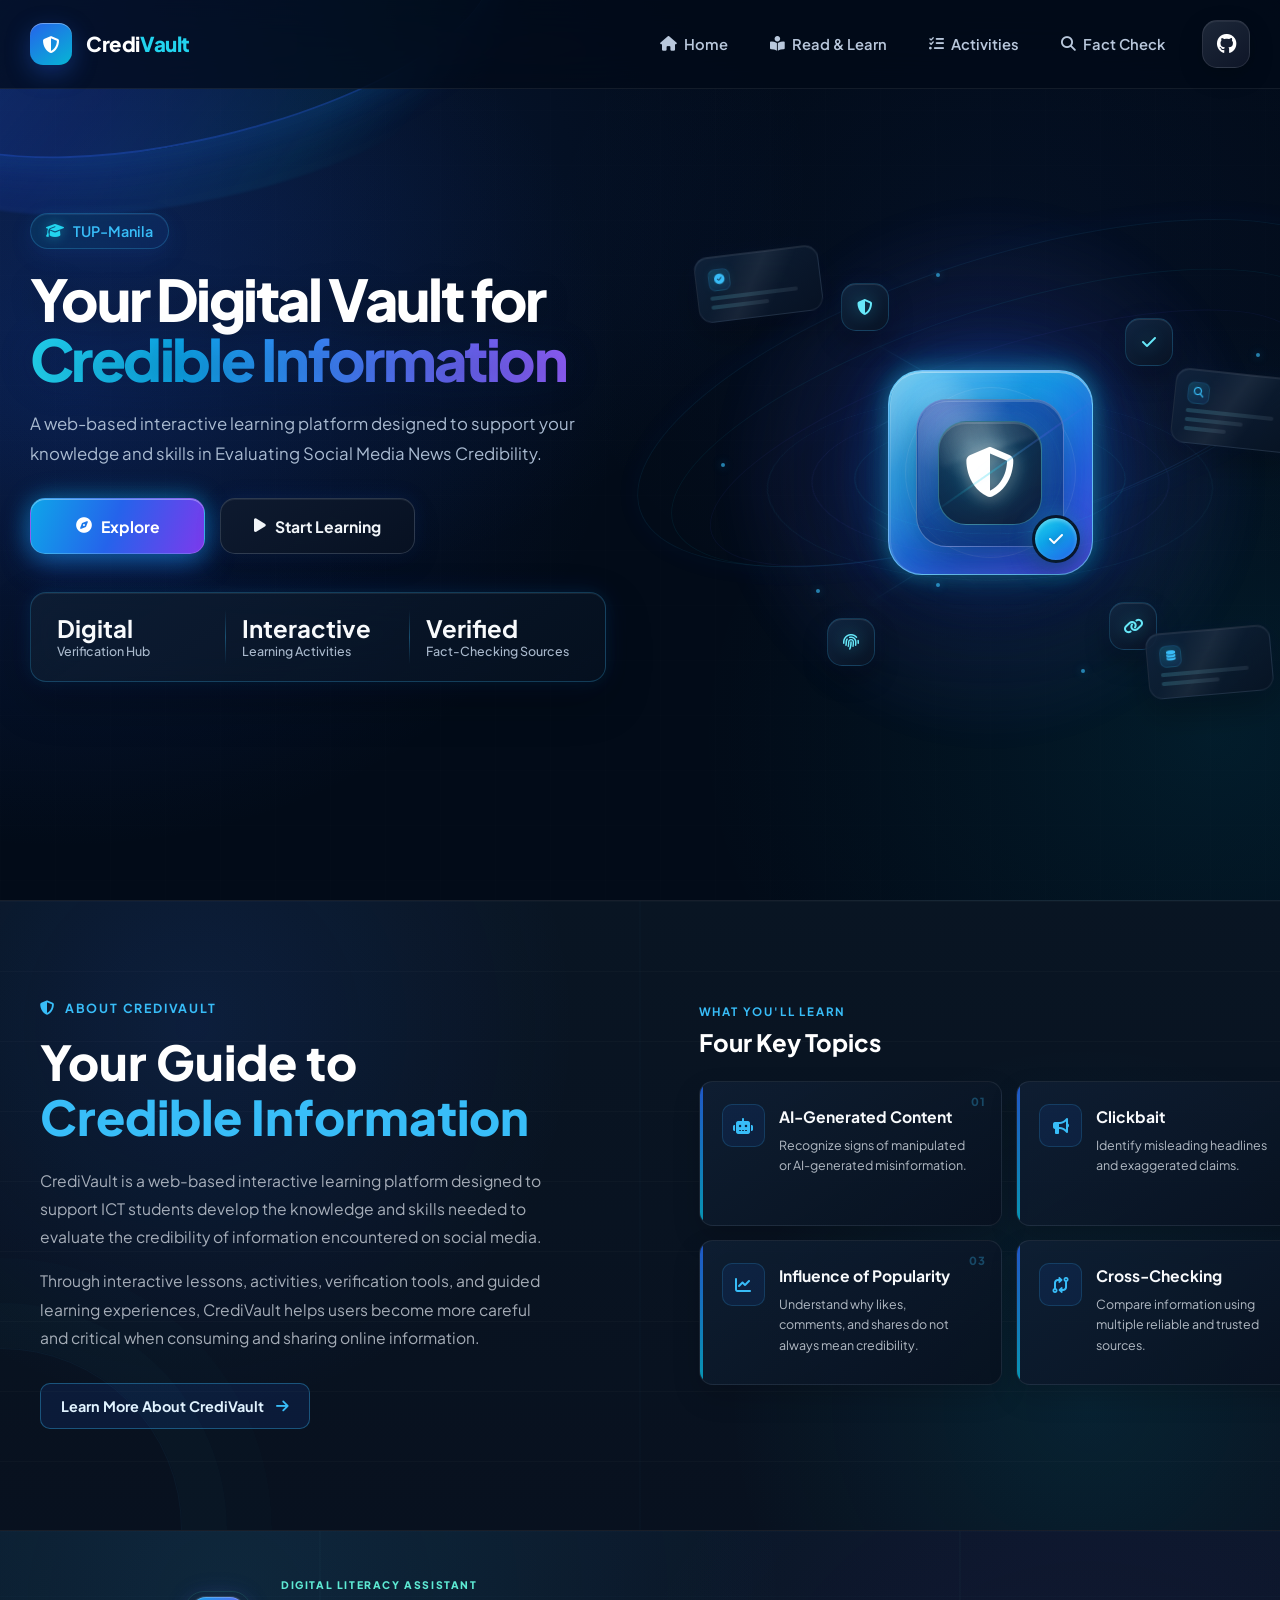
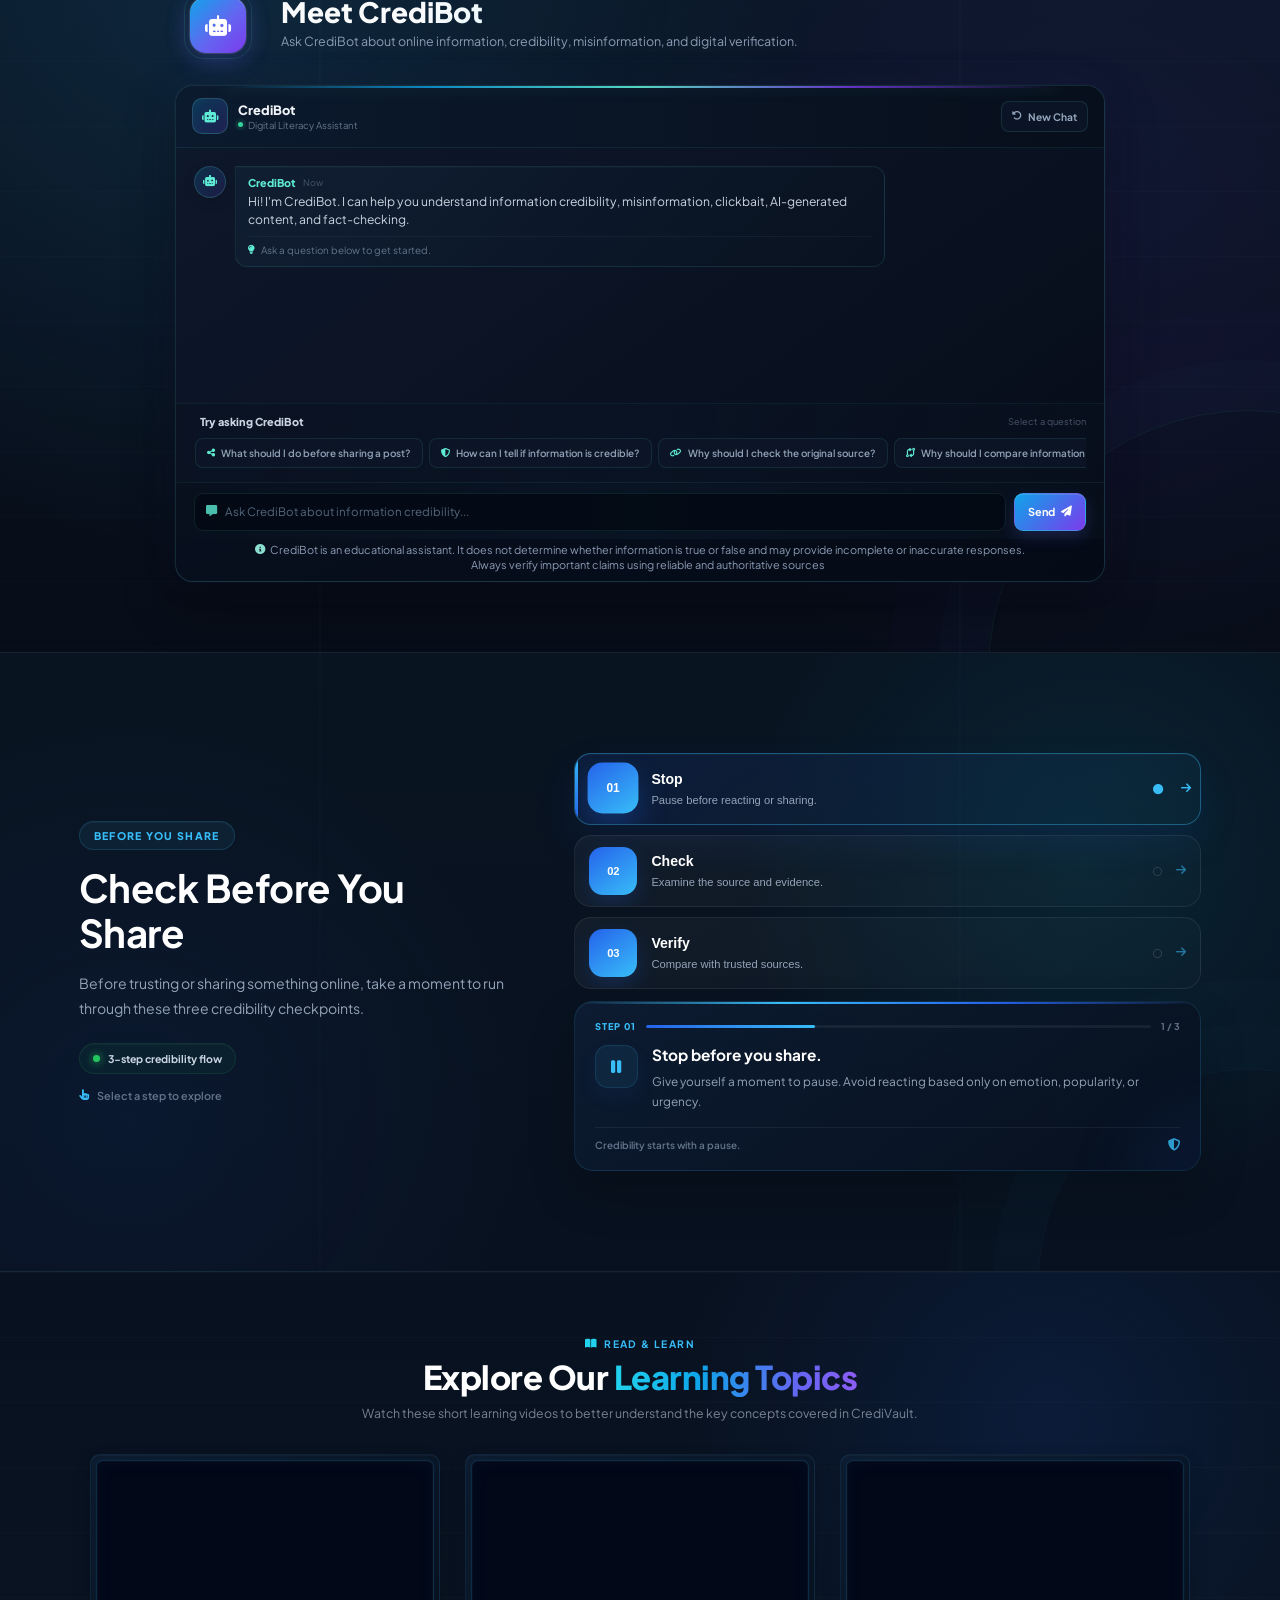
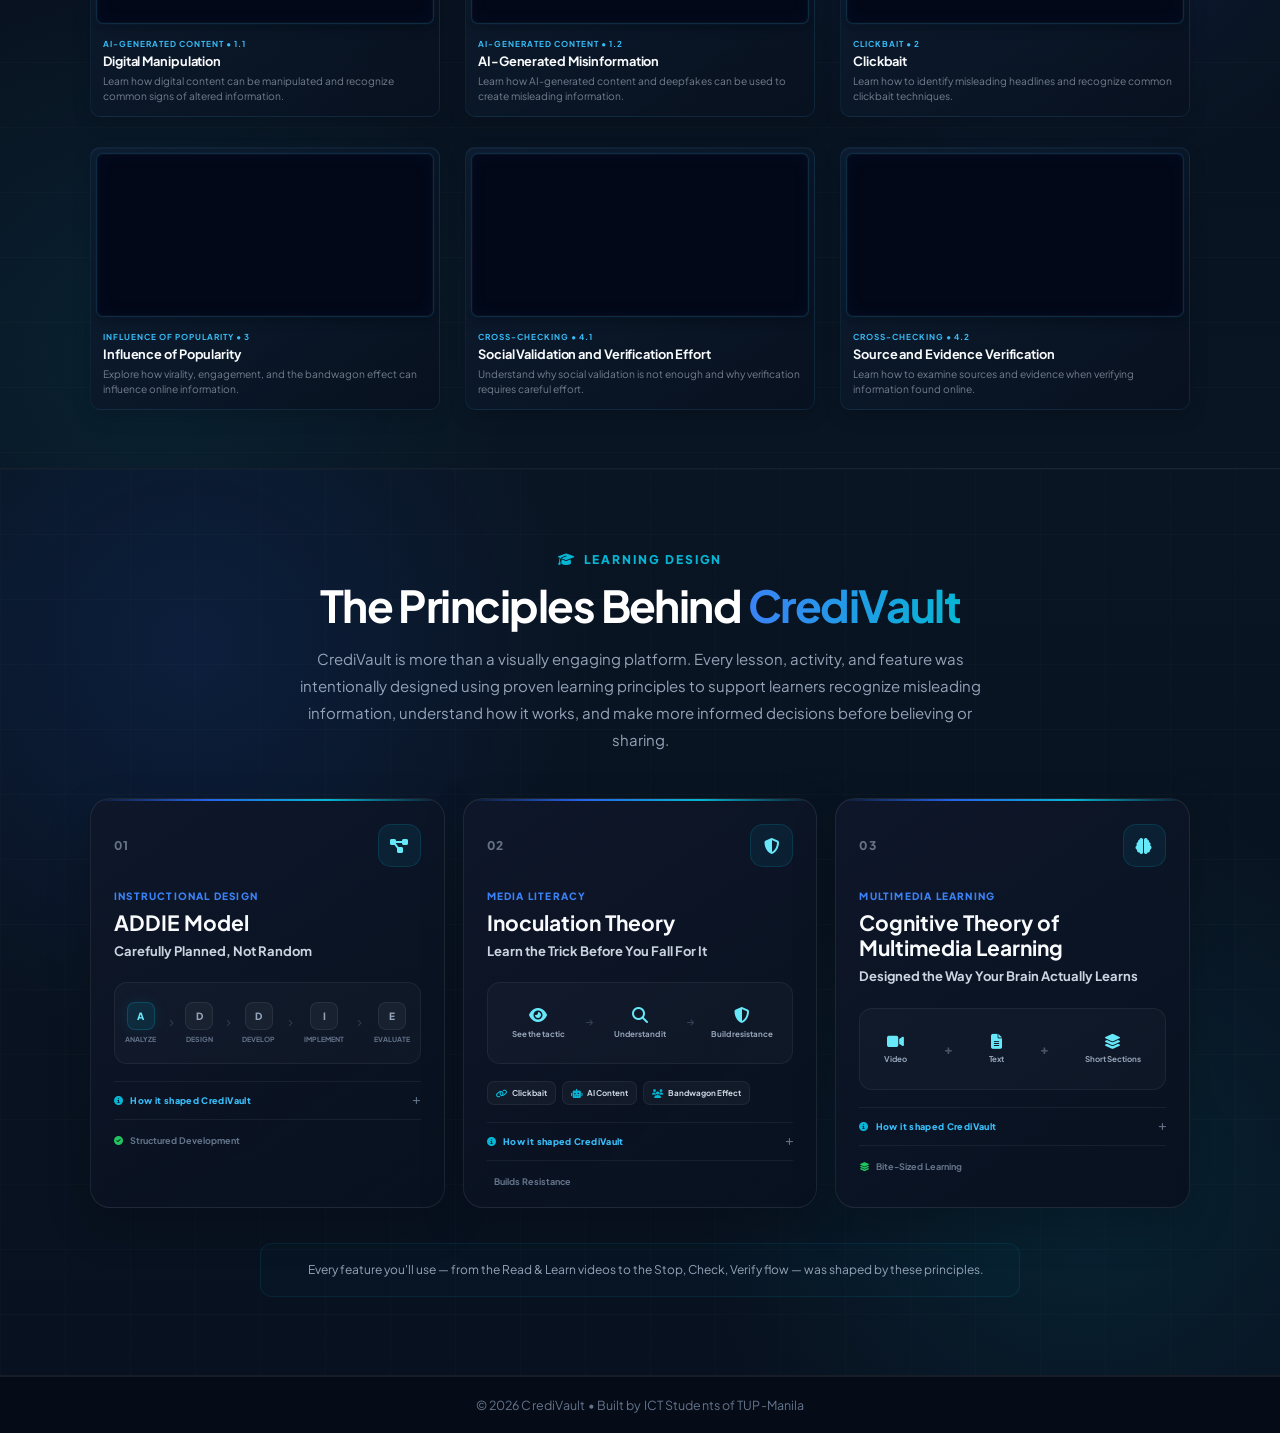
<file: index.html>
<!DOCTYPE html>
<html lang="en">

<head>
    <meta charset="UTF-8">
    <meta name="viewport" content="width=device-width, initial-scale=1.0">

    <title>CrediVault Portal</title>

    <link rel="stylesheet" href="style.css">

    <!-- Google Font -->
    <link href="https://fonts.googleapis.com/css2?family=Plus+Jakarta+Sans:wght@300;400;500;600;700;800&display=swap"
        rel="stylesheet">

    <!-- Font Awesome -->
    <link rel="stylesheet"
        href="https://cdnjs.cloudflare.com/ajax/libs/font-awesome/6.5.2/css/all.min.css">
</head>

<body>

    <!-- ========================================= -->
    <!-- CREDIVAULT PAGE LOADER -->
    <!-- ========================================= -->

    <div class="page-loader" id="pageLoader">

        <div class="loader-content">

            <!-- LOGO -->
            <div class="loader-logo">
                <i class="fa-solid fa-shield-halved"></i>
            </div>

            <!-- BRAND -->
            <div class="loader-brand">
                <h1>CrediVault</h1>

            </div>

            <!-- LOADING RING -->
            <div class="loader-progress">

                <div class="loader-ring">

                    <svg viewBox="0 0 100 100">

                        <circle
                            class="loader-ring-bg"
                            cx="50"
                            cy="50"
                            r="45">
                        </circle>

                        <circle
                            class="loader-ring-fill"
                            cx="50"
                            cy="50"
                            r="45">
                        </circle>

                    </svg>

                    <span id="loaderPercentage">
                        0%
                    </span>

                </div>

            </div>

            <!-- LOADING TEXT -->
            <p class="loader-status">
                Preparing your experience...
            </p>

        </div>

    </div>

    <!-- ========================================= -->
    <!-- PAGE PROGRESS BAR -->
    <!-- ========================================= -->

    <div class="scroll-progress"></div>

    <!-- ========================================= -->
    <!-- NAVBAR -->
    <!-- ========================================= -->

    <header class="navbar">

        <div class="nav-container">

            <!-- LOGO -->
            <a href="index.html" class="brand-logo">

                <div class="logo-icon">

                    <i class="fa-solid fa-shield-halved"></i>

                </div>

                <div class="logo-text">

                    Credi<span>Vault</span>

                </div>

            </a>

            <!-- NAVIGATION -->
            <nav class="nav-links" id="navLinks">

                <a href="#" class="nav-item active">

                    <i class="fa-solid fa-house"></i>

                    Home

                </a>

                <a href="read & learn/rnl.html" class="nav-item">

                    <i class="fa-solid fa-book-open-reader"></i>

                    Read & Learn

                </a>

                <a href="activity/act.html" class="nav-item">

                    <i class="fa-solid fa-list-check"></i>

                    Activities

                </a>

                <a href="fact-check/fact.html" class="nav-item">

                    <i class="fa-solid fa-magnifying-glass"></i>

                    Fact Check

                </a>

            </nav>

            <!-- RIGHT SIDE -->
            <div class="nav-actions">

                <a href="https://github.com/doknotbyte/CrediVault-Thesis"
                    target="_blank"
                    class="nav-github">

                    <i class="fa-brands fa-github"></i>

                </a>

                <button class="menu-toggle" id="menuToggle">

                    <i class="fa-solid fa-bars"></i>

                </button>

            </div>

        </div>

    </header>


    <!-- ========================================= -->
    <!-- HERO -->
    <!-- ========================================= -->

    <section class="hero-section">

        <!-- Animated Background -->

        <div class="hero-overlay"></div>

        <div class="gradient-blob blob-1"></div>

        <div class="gradient-blob blob-2"></div>

        <div class="gradient-blob blob-3"></div>

        <div class="hero-grid"></div>
        

        <div class="hero-container">

            <!-- LEFT -->

            <div class="hero-content">

                <div class="hero-badge">

                    <i class="fa-solid fa-graduation-cap"></i>

                    <span>
                        TUP-Manila
                    </span>

                </div>

                <h1>

                    Your Digital Vault for

                    <span>Credible Information</span>

                </h1>

                <p>

                    A web-based interactive learning platform designed
                    to support your knowledge and skills in Evaluating
                    Social Media News Credibility.

                </p>

                <div class="hero-buttons">

                    <a href="#about-credivault" class="btn btn-primary">

                        <i class="fa-solid fa-compass"></i>

                        Explore

                    </a>

                    <a href="read & learn/rnl.html" class="btn btn-secondary">

                        <i class="fa-solid fa-play"></i>

                        Start Learning

                    </a>

                </div>

                <!-- Quick Stats -->

                <div class="hero-stats">

                    <div class="stat-box">

                        <h2>Digital</h2>

                        <span>Verification Hub</span>

                    </div>

                    <div class="stat-box">

                        <h2>Interactive</h2>

                        <span>Learning Activities</span>

                    </div>

                    <div class="stat-box">

                        <h2>Verified</h2>

                        <span>Fact-Checking Sources</span>

                    </div>

                </div>

            </div>

            <!-- RIGHT -->
             <!-- ==========================================================
     HERO RIGHT VISUAL — CREDIVAULT
     VISUAL ONLY
========================================================== -->

<div class="cv-hero-visual">

    <!-- Ambient glow -->
    <div class="cv-ambient-glow"></div>

    <!-- Decorative waves -->
    <div class="cv-wave cv-wave-one"></div>
    <div class="cv-wave cv-wave-two"></div>
    <div class="cv-wave cv-wave-three"></div>

    <!-- Main visual -->
    <div class="cv-orbit-system">

        <!-- Outer orbit -->
        <div class="cv-orbit cv-orbit-outer"></div>

        <!-- Middle orbit -->
        <div class="cv-orbit cv-orbit-middle"></div>

        <!-- Inner orbit -->
        <div class="cv-orbit cv-orbit-inner"></div>


        <!-- Floating verification nodes -->
        <div class="cv-node cv-node-one">
            <i class="fa-solid fa-shield-halved"></i>
        </div>

        <div class="cv-node cv-node-two">
            <i class="fa-solid fa-check"></i>
        </div>

        <div class="cv-node cv-node-three">
            <i class="fa-solid fa-link"></i>
        </div>

        <div class="cv-node cv-node-four">
            <i class="fa-solid fa-fingerprint"></i>
        </div>


        <!-- Central glass vault -->
        <div class="cv-vault">

            <div class="cv-vault-glow"></div>

            <div class="cv-vault-ring cv-vault-ring-one"></div>
            <div class="cv-vault-ring cv-vault-ring-two"></div>

            <div class="cv-vault-core">

                <div class="cv-core-symbol">
                    <i class="fa-solid fa-shield-halved"></i>
                </div>

                <div class="cv-core-check">
                    <i class="fa-solid fa-check"></i>
                </div>

            </div>

        </div>


        <!-- Connecting lines -->
        <span class="cv-line cv-line-one"></span>
        <span class="cv-line cv-line-two"></span>
        <span class="cv-line cv-line-three"></span>
        <span class="cv-line cv-line-four"></span>

    </div>


    <!-- Floating glass cards — visual only -->
    <div class="cv-glass-card cv-card-one">
        <div class="cv-mini-icon">
            <i class="fa-solid fa-circle-check"></i>
        </div>
        <span></span>
        <span></span>
    </div>

    <div class="cv-glass-card cv-card-two">
        <div class="cv-mini-icon">
            <i class="fa-solid fa-magnifying-glass"></i>
        </div>
        <span></span>
        <span></span>
        <span class="short"></span>
    </div>

    <div class="cv-glass-card cv-card-three">
        <div class="cv-mini-icon">
            <i class="fa-solid fa-database"></i>
        </div>
        <span></span>
        <span class="short"></span>
    </div>


    <!-- Scanning beam -->
    <div class="cv-scan-beam"></div>


    <!-- Tiny particles -->
    <div class="cv-particle cv-particle-one"></div>
    <div class="cv-particle cv-particle-two"></div>
    <div class="cv-particle cv-particle-three"></div>
    <div class="cv-particle cv-particle-four"></div>
    <div class="cv-particle cv-particle-five"></div>
    <div class="cv-particle cv-particle-six"></div>

</div>


    </section>

<!-- ==========================================================
     ABOUT CREDIVAULT
========================================================== -->

<section class="about-credivault-section" id="about-credivault">

    <div class="about-credivault-container">

        <div class="about-credivault-content">

            <span class="about-eyebrow">
                <i class="fa-solid fa-shield-halved"></i>
                ABOUT CREDIVAULT
            </span>

            <h2>
                Your Guide to
                <span>Credible Information</span>
            </h2>

            <p>
                CrediVault is a web-based interactive learning platform
                designed to support ICT students develop the knowledge and
                skills needed to evaluate the credibility of information
                encountered on social media.
            </p>

            <p>
                Through interactive lessons, activities, verification tools,
                and guided learning experiences, CrediVault helps users
                become more careful and critical when consuming and sharing
                online information.
            </p>

            <button type="button"
                    class="about-learn-more-btn"
                    id="openAboutModal">

                <span>Learn More About CrediVault</span>

                <i class="fa-solid fa-arrow-right"></i>

            </button>

        </div>


        <div class="about-credivault-topics">

            <div class="about-topics-header">

                <span class="about-topics-label">
                    WHAT YOU'LL LEARN
                </span>

                <h3>
                    Four Key Topics
                </h3>

            </div>


            <div class="about-topic-list">

    <!-- TOPIC 01 -->
    <a href="read%20%26%20learn/Main%20topics/Ai%20Manipulation/ai.html" class="about-topic-card">

        <div class="about-topic-number">
            01
        </div>

        <div class="about-topic-icon">
            <i class="fa-solid fa-robot"></i>
        </div>

        <div class="about-topic-content">

            <h4>
                AI-Generated Content
            </h4>

            <p>
                Recognize signs of manipulated or
                AI-generated misinformation.
            </p>

        </div>

    </a>


    <!-- TOPIC 02 -->
    <a href="read%20%26%20learn/Main%20topics/Clickbait/click.html" class="about-topic-card">

        <div class="about-topic-number">
            02
        </div>

        <div class="about-topic-icon">
            <i class="fa-solid fa-bullhorn"></i>
        </div>

        <div class="about-topic-content">

            <h4>
                Clickbait
            </h4>

            <p>
                Identify misleading headlines and
                exaggerated claims.
            </p>

        </div>

    </a>


    <!-- TOPIC 03 -->
    <a href="read%20%26%20learn/Main%20topics/Influence%20of%20Popularity/popularity.html" class="about-topic-card">

        <div class="about-topic-number">
            03
        </div>

        <div class="about-topic-icon">
            <i class="fa-solid fa-chart-line"></i>
        </div>

        <div class="about-topic-content">

            <h4>
                Influence of Popularity
            </h4>

            <p>
                Understand why likes, comments, and shares
                do not always mean credibility.
            </p>

        </div>

    </a>


    <!-- TOPIC 04 -->
    <a href="read%20%26%20learn/Main%20topics/Cross-Checking/source.html" class="about-topic-card">

        <div class="about-topic-number">
            04
        </div>

        <div class="about-topic-icon">
            <i class="fa-solid fa-code-compare"></i>
        </div>

        <div class="about-topic-content">

            <h4>
                Cross-Checking
            </h4>

            <p>
                Compare information using multiple reliable
                and trusted sources.
            </p>

        </div>

    </a>

</div>

</div>
    </div>

</section>


<!-- ==========================================================
     ABOUT CREDIVAULT MODAL
========================================================== -->

<div class="about-modal" id="aboutModal">

    <div class="about-modal-overlay" id="closeAboutModal"></div>

    <div class="about-modal-content">

        <button type="button"
                class="about-modal-close"
                id="closeAboutModalBtn"
                aria-label="Close About CrediVault">

            <i class="fa-solid fa-xmark"></i>

        </button>


        <div class="about-modal-header">

            <span class="about-modal-label">
                ABOUT CREDIVAULT
            </span>

            <h2>
                Learn More About
                <span>CrediVault</span>
            </h2>

            <p>
                A digital learning platform for evaluating the credibility
                of social media news.
            </p>

        </div>


        <div class="about-modal-body">


            <!-- WHAT IS CREDIVAULT -->

            <div class="about-info-block">

    <div class="about-info-icon">
        <i class="fa-solid fa-shield-halved"></i>
    </div>

    <div class="about-info-text">

        <h3>
            What is CrediVault?
        </h3>

        <p>
            CrediVault is a web-based interactive learning platform designed to support ICT students' 
            ability to evaluate social media news. It provides learning materials, interactive activities,
            verification resources, and guided tools that build the skills needed to critically examine 
            information before accepting or sharing it.
        </p>

    </div>

</div>


<!-- PURPOSE -->

<div class="about-info-block">

    <div class="about-info-icon">
        <i class="fa-solid fa-bullseye"></i>
    </div>

    <div class="about-info-text">

        <h3>
            What its purpose?
        </h3>

        <p>
            CrediVault aims to strengthen students' ability to recognize
            and evaluate potentially misleading information online. It
            encourages users to examine sources, consider available
            evidence, compare information, and verify claims before
            deciding whether information is credible enough to believe
            or share.
        </p>

    </div>

</div>


<!-- WHAT IT OFFERS -->

<div class="about-info-block">

    <div class="about-info-icon">
        <i class="fa-solid fa-layer-group"></i>
    </div>

    <div class="about-info-text">

        <h3>
            What does CrediVault offer?
        </h3>

        <ul class="about-feature-list">

            <li>
                <i class="fa-solid fa-circle-check"></i>
                Learning content on social media information credibility
            </li>

            <li>
                <i class="fa-solid fa-circle-check"></i>
                Interactive activities for applying credibility-checking skills
            </li>

            <li>
                <i class="fa-solid fa-circle-check"></i>
                Lessons on AI-generated content, clickbait, popularity, and cross-checking
            </li>

            <li>
                <i class="fa-solid fa-circle-check"></i>
                Verification and fact-checking resources
            </li>

            <li>
                <i class="fa-solid fa-circle-check"></i>
                CrediBot for guided questions about online information and verification
            </li>

        </ul>

    </div>

</div>


<!-- HOW TO USE -->

<div class="about-how-to">

    <div class="about-how-header">

        <span>
            <i class="fa-solid fa-compass"></i>
            QUICK GUIDE
        </span>

        <h3>
            How to Use CrediVault
        </h3>

        <p>
            Explore the learning content, apply what you learn, and
            practice checking information before trusting or sharing it.
        </p>

    </div>


    <div class="about-steps">

        <div class="about-step">

            <div class="about-step-number">
                01
            </div>

            <div>
                <h4>
                    Explore the Learning Topics
                </h4>

                <p>
                    Start with the learning topics and explore how
                    AI-generated content, clickbait, popularity, and
                    cross-checking can affect the credibility of
                    information online.
                </p>
            </div>

        </div>


        <div class="about-step">

            <div class="about-step-number">
                02
            </div>

            <div>
                <h4>
                    Watch and Learn
                </h4>

                <p>
                    Review the learning videos and explanations to build
                    a better understanding of how to recognize and
                    evaluate potentially misleading information.
                </p>
            </div>

        </div>


        <div class="about-step">

            <div class="about-step-number">
                03
            </div>

            <div>
                <h4>
                    Try the Activities
                </h4>

                <p>
                    Apply the concepts you learned through interactive
                    activities designed to help you practice evaluating
                    online information and credibility cues.
                </p>
            </div>

        </div>


        <div class="about-step">

            <div class="about-step-number">
                04
            </div>

            <div>
                <h4>
                    Stop, Check, and Verify
                </h4>

                <p>
                    Before believing or sharing information, pause,
                    examine the source and evidence, and compare the
                    claim with trusted sources.
                </p>
                        </div>

                    </div>

                </div>

            </div>

        </div>

    </div>

</div>





<!-- ==========================================================
     CREDIBOT
========================================================== -->

<section class="credibot-section" id="credibot">

    <div class="credibot-container">

        <!-- ==================================================
             CREDIBOT HEADER
        =================================================== -->

        <div class="credibot-header">

            <div class="credibot-icon">
                <i class="fa-solid fa-robot"></i>
            </div>

            <div class="credibot-heading">

                <span class="credibot-label">
                    DIGITAL LITERACY ASSISTANT
                </span>

                <h2>
                    Meet CrediBot
                </h2>

                <p>
                    Ask CrediBot about online information, credibility,
                    misinformation, and digital verification.
                </p>

            </div>

        </div>


        <!-- ==================================================
             CHAT CONTAINER
        =================================================== -->

        <div class="credibot-chat">


            <!-- ==================================================
                 CHAT HEADER
            =================================================== -->

            <div class="credibot-chat-header">

                <div class="chat-profile">

                    <div class="chat-profile-avatar">
                        <i class="fa-solid fa-robot"></i>
                    </div>

                    <div class="chat-profile-info">

                        <div class="chat-profile-name">
                            CrediBot
                        </div>

                        <div class="chat-profile-status">

                            <span class="status-dot"></span>

                            Digital Literacy Assistant

                        </div>

                    </div>

                </div>


                <button
                    type="button"
                    class="credibot-new-chat"
                    id="credibotNewChat">

                    <i class="fa-solid fa-rotate-left"></i>

                    <span>
                        New Chat
                    </span>

                </button>

            </div>


            <!-- ==================================================
                 CHAT HISTORY
            =================================================== -->

            <div
                class="credibot-chat-history"
                id="credibotChatHistory"
                aria-live="polite"
            >


                <!-- ==================================================
                     BOT INTRODUCTION
                =================================================== -->

                <div class="credibot-message bot-message">

                    <div class="message-avatar">

                        <i class="fa-solid fa-robot"></i>

                    </div>


                    <div class="message-content">

                        <div class="message-meta">

                            <span class="message-name">
                                CrediBot
                            </span>

                            <span class="message-time">
                                Now
                            </span>

                        </div>


                        <p>
                            Hi! I'm CrediBot. I can help you understand
                            information credibility, misinformation,
                            clickbait, AI-generated content, and
                            fact-checking.
                        </p>


                        <div class="message-tip">

                            <i class="fa-solid fa-lightbulb"></i>

                            <span>
                                Ask a question below to get started.
                            </span>

                        </div>

                    </div>

                </div>


                <!-- ==================================================
                     RESPONSE AREA
                     JAVASCRIPT WILL INSERT USER + BOT MESSAGES HERE
                =================================================== -->

                <div
                    class="credibot-response"
                    id="credibotResponse"
                >

                </div>


                <!-- ==================================================
                     TYPING INDICATOR
                =================================================== -->

                <div
                    class="credibot-typing"
                    id="credibotTyping"
                    aria-hidden="true"
                >

                    <div class="message-avatar">

                        <i class="fa-solid fa-robot"></i>

                    </div>


                    <div class="typing-content">

                        <span class="typing-name">
                            CrediBot
                        </span>

                        <div class="typing-dots">

                            <span></span>
                            <span></span>
                            <span></span>

                        </div>

                    </div>

                </div>

            </div>


            <!-- ==================================================
                 SUGGESTED QUESTIONS
            =================================================== -->

            <div class="credibot-questions">


                <div class="questions-heading">

                    <div class="questions-heading-left">

                        <i class="fa-solid fa-sparkles"></i>

                        <span>
                            Try asking CrediBot
                        </span>

                    </div>

                    <span class="questions-hint">
                        Select a question
                    </span>

                </div>


                <div class="question-list">


                    <button
                        type="button"
                        class="credibot-question"
                        data-question="What should I do before sharing a post?"
                    >

                        <i class="fa-solid fa-share-nodes"></i>

                        <span>
                            What should I do before sharing a post?
                        </span>

                    </button>


                    <button
                        type="button"
                        class="credibot-question"
                        data-question="How can I tell if information is credible?"
                    >

                        <i class="fa-solid fa-shield-halved"></i>

                        <span>
                            How can I tell if information is credible?
                        </span>

                    </button>


                    <button
                        type="button"
                        class="credibot-question"
                        data-question="Why should I check the original source?"
                    >

                        <i class="fa-solid fa-link"></i>

                        <span>
                            Why should I check the original source?
                        </span>

                    </button>


                    <button
                        type="button"
                        class="credibot-question"
                        data-question="Why should I compare information from different sources?"
                    >

                        <i class="fa-solid fa-code-compare"></i>

                        <span>
                            Why should I compare information from different sources?
                        </span>

                    </button>


                    <button
                        type="button"
                        class="credibot-question"
                        data-question="Can I trust a post because it has many likes and shares?"
                    >

                        <i class="fa-solid fa-heart"></i>

                        <span>
                            Can I trust a post because it has many likes and shares?
                        </span>

                    </button>


                    <button
                        type="button"
                        class="credibot-question"
                        data-question="Does a viral post mean that the information is true?"
                    >

                        <i class="fa-solid fa-chart-line"></i>

                        <span>
                            Does a viral post mean that the information is true?
                        </span>

                    </button>


                    <button
                        type="button"
                        class="credibot-question"
                        data-question="How can I identify clickbait?"
                    >

                        <i class="fa-solid fa-bolt"></i>

                        <span>
                            How can I identify clickbait?
                        </span>

                    </button>


                    <button
                        type="button"
                        class="credibot-question"
                        data-question="What is misinformation?"
                    >

                        <i class="fa-solid fa-triangle-exclamation"></i>

                        <span>
                            What is misinformation?
                        </span>

                    </button>


                    <button
                        type="button"
                        class="credibot-question"
                        data-question="What is AI-generated content?"
                    >

                        <i class="fa-solid fa-wand-magic-sparkles"></i>

                        <span>
                            What is AI-generated content?
                        </span>

                    </button>


                    <button
                        type="button"
                        class="credibot-question"
                        data-question="Can AI-generated images look real?"
                    >

                        <i class="fa-solid fa-image"></i>

                        <span>
                            Can AI-generated images look real?
                        </span>

                    </button>


                    <button
                        type="button"
                        class="credibot-question"
                        data-question="How can I verify a claim I see online?"
                    >

                        <i class="fa-solid fa-magnifying-glass"></i>

                        <span>
                            How can I verify a claim I see online?
                        </span>

                    </button>


                    <button
                        type="button"
                        class="credibot-question"
                        data-question="What makes a source reliable?"
                    >

                        <i class="fa-solid fa-circle-check"></i>

                        <span>
                            What makes a source reliable?
                        </span>

                    </button>


                    <button
                        type="button"
                        class="credibot-question"
                        data-question="Why shouldn't I believe information just because it looks professional?"
                    >

                        <i class="fa-solid fa-file-circle-question"></i>

                        <span>
                            Why shouldn't I believe information just because it looks professional?
                        </span>

                    </button>


                    <button
                        type="button"
                        class="credibot-question"
                        data-question="What does Stop, Check, and Verify mean?"
                    >

                        <i class="fa-solid fa-list-check"></i>

                        <span>
                            What does Stop, Check, and Verify mean?
                        </span>

                    </button>


                    <button
                        type="button"
                        class="credibot-question"
                        data-question="What is the difference between a fact and an opinion?"
                    >

                        <i class="fa-solid fa-scale-balanced"></i>

                        <span>
                            What is the difference between a fact and an opinion?
                        </span>

                    </button>


                    <button
                        type="button"
                        class="credibot-question"
                        data-question="Why is it important to check the date of a post?"
                    >

                        <i class="fa-solid fa-calendar-days"></i>

                        <span>
                            Why is it important to check the date of a post?
                        </span>

                    </button>


                    <button
                        type="button"
                        class="credibot-question"
                        data-question="What should I do if I cannot find evidence supporting a claim?"
                    >

                        <i class="fa-solid fa-file-circle-xmark"></i>

                        <span>
                            What should I do if I cannot find evidence supporting a claim?
                        </span>

                    </button>


                    <button
                        type="button"
                        class="credibot-question"
                        data-question="Why can misinformation spread quickly on social media?"
                    >

                        <i class="fa-solid fa-bolt"></i>

                        <span>
                            Why can misinformation spread quickly on social media?
                        </span>

                    </button>


                </div>

            </div>


            <!-- ==================================================
                 INPUT AREA
            =================================================== -->

            <div class="credibot-input-area">


                <div class="credibot-input-wrapper">

                    <i class="fa-solid fa-message"></i>

                    <input
                        type="text"
                        id="credibotInput"
                        class="credibot-input"
                        placeholder="Ask CrediBot about information credibility..."
                        autocomplete="off"
                        aria-label="Ask CrediBot"
                    >

                </div>


                <button
                    type="button"
                    id="credibotSend"
                    class="credibot-send"
                    aria-label="Send message"
                >

                    <span>
                        Send
                    </span>

                    <i class="fa-solid fa-paper-plane"></i>

                </button>

            </div>


            <!-- ==================================================
                 DISCLAIMER
            =================================================== -->

            <div class="credibot-disclaimer">

                <i class="fa-solid fa-circle-info"></i>

                <span>
                    CrediBot is an educational assistant. It does not determine whether information
                    is true or false and may provide incomplete or inaccurate responses. <br>
                    Always verify important claims using reliable and authoritative sources
                </span>

            </div>


        </div>

    </div>

</section>


<!-- ========================================= -->
<!-- CHECK BEFORE YOU SHARE -->
<!-- ========================================= -->

<section
    class="check-section"
    id="credibility-flow">

    <div class="check-container">


        <!-- ========================================= -->
        <!-- LEFT CONTENT -->
        <!-- ========================================= -->

        <div class="check-content">

            <span class="mini-title">

                BEFORE YOU SHARE

            </span>


            <h2>

                Check Before You Share

            </h2>


            <p>

                Before trusting or sharing something online,
                take a moment to run through these three
                credibility checkpoints.

            </p>


            <!-- STATUS -->

            <div class="check-status">

                <span class="status-dot"></span>

                <span>

                    3-step credibility flow

                </span>

            </div>


            <!-- SMALL LABEL -->

            <div class="check-hint">

                <i class="fa-solid fa-hand-pointer"></i>

                Select a step to explore

            </div>

        </div>



        <!-- ========================================= -->
        <!-- INTERACTIVE PROCESS -->
        <!-- ========================================= -->

        <div class="check-interactive">


            <!-- STEP NAVIGATION -->

            <div class="check-step-list">


                <!-- STEP 01 -->

                <button
                    type="button"
                    class="check-step active-step"
                    data-step="1"
                    aria-expanded="true">

                    <span class="step-number">

                        01

                    </span>


                    <span class="step-content">

                        <strong>
                            Stop
                        </strong>

                        <small>
                            Pause before reacting or sharing.
                        </small>

                    </span>


                    <span class="step-state">

                        <i class="fa-solid fa-circle"></i>

                    </span>


                    <i class="fa-solid fa-arrow-right step-arrow"></i>

                </button>



                <!-- STEP 02 -->

                <button
                    type="button"
                    class="check-step"
                    data-step="2"
                    aria-expanded="false">

                    <span class="step-number">

                        02

                    </span>


                    <span class="step-content">

                        <strong>
                            Check
                        </strong>

                        <small>
                            Examine the source and evidence.
                        </small>

                    </span>


                    <span class="step-state">

                        <i class="fa-regular fa-circle"></i>

                    </span>


                    
                    <i class="fa-solid fa-arrow-right step-arrow"></i>

                </button>



                <!-- STEP 03 -->

                <button
                    type="button"
                    class="check-step"
                    data-step="3"
                    aria-expanded="false">

                    <span class="step-number">

                        03

                    </span>


                    <span class="step-content">

                        <strong>
                            Verify
                        </strong>

                        <small>
                            Compare with trusted sources.
                        </small>

                    </span>


                    <span class="step-state">

                        <i class="fa-regular fa-circle"></i>

                    </span>


                    <i class="fa-solid fa-arrow-right step-arrow"></i>

                </button>

            </div>



            <!-- ========================================= -->
            <!-- STEP DETAIL -->
            <!-- ========================================= -->

            <div
                class="check-detail"
                id="checkDetail">


                <div class="check-detail-top">

                    <span>
                        STEP 01
                    </span>

                    <div class="detail-progress">

                        <span class="detail-progress-fill"></span>

                    </div>

                    <span class="detail-count">

                        1 / 3

                    </span>

                </div>


                <div class="check-detail-main">


                    <div class="check-detail-icon">

                        <i class="fa-solid fa-pause"></i>

                    </div>


                    <div class="check-detail-content">

                        <h3>

                            Stop before you share.

                        </h3>


                        <p>

                            Give yourself a moment to pause.
                            Avoid reacting based only on emotion,
                            popularity, or urgency.

                        </p>

                    </div>

                </div>


                <div class="check-detail-footer">

                    <span>

                        Credibility starts with a pause.

                    </span>

                    <i class="fa-solid fa-shield-halved"></i>

                </div>

            </div>

        </div>

    </div>

</section>

<!-- ==========================================================
     READ & LEARN — LEARNING TOPICS
========================================================== -->

<section class="read-learn-videos-section" id="read-learn-videos">

    <div class="read-learn-videos-container">

        <!-- SECTION HEADER -->

        <div class="read-learn-videos-header">

            <span class="read-learn-eyebrow">
                <i class="fa-solid fa-book-open"></i>
                READ &amp; LEARN
            </span>

            <h2>
                Explore Our <span>Learning Topics</span>
            </h2>

            <p>
                Watch these short learning videos to better understand
                the key concepts covered in CrediVault.
            </p>

        </div>


        <!-- VIDEO GRID -->

        <div class="read-learn-video-grid">


            <!-- ==================================================
                 TOPIC 01 — AI-GENERATED CONTENT
            ================================================== -->

            <!-- VIDEO 01 — DIGITAL MANIPULATION -->

            <article class="read-learn-video-card">

                <div class="read-learn-video">

                    <iframe
                        src="https://www.youtube.com/embed/bBOJJlP68qo"
                        title="Digital Manipulation"
                        frameborder="0"
                        allow="accelerometer; autoplay; clipboard-write; encrypted-media; gyroscope; picture-in-picture; web-share"
                        allowfullscreen>
                    </iframe>

                </div>

                <div class="read-learn-video-content">

                    <span class="read-learn-video-number">
                        AI-GENERATED CONTENT • 1.1
                    </span>

                    <h3>
                        Digital Manipulation
                    </h3>

                    <p>
                        Learn how digital content can be manipulated
                        and recognize common signs of altered information.
                    </p>

                </div>

            </article>


            <!-- VIDEO 02 — AI-GENERATED MISINFORMATION -->

            <article class="read-learn-video-card">

                <div class="read-learn-video">

                    <iframe
                        src="https://www.youtube.com/embed/PpvQzrsTplk"
                        title="AI-Generated Misinformation"
                        frameborder="0"
                        allow="accelerometer; autoplay; clipboard-write; encrypted-media; gyroscope; picture-in-picture; web-share"
                        allowfullscreen>
                    </iframe>

                </div>

                <div class="read-learn-video-content">

                    <span class="read-learn-video-number">
                        AI-GENERATED CONTENT • 1.2
                    </span>

                    <h3>
                        AI-Generated Misinformation
                    </h3>

                    <p>
                        Learn how AI-generated content and deepfakes
                        can be used to create misleading information.
                    </p>

                </div>

            </article>


            <!-- ==================================================
                 TOPIC 02 — CLICKBAIT
            ================================================== -->

            <article class="read-learn-video-card">

                <div class="read-learn-video">

                    <iframe
                        src="https://www.youtube.com/embed/8IzfzoZsa-Q"
                        title="Clickbait"
                        frameborder="0"
                        allow="accelerometer; autoplay; clipboard-write; encrypted-media; gyroscope; picture-in-picture; web-share"
                        allowfullscreen>
                    </iframe>

                </div>

                <div class="read-learn-video-content">

                    <span class="read-learn-video-number">
                        CLICKBAIT • 2
                    </span>

                    <h3>
                        Clickbait
                    </h3>

                    <p>
                        Learn how to identify misleading headlines
                        and recognize common clickbait techniques.
                    </p>

                </div>

            </article>


            <!-- ==================================================
                 TOPIC 03 — INFLUENCE OF POPULARITY
            ================================================== -->

            <article class="read-learn-video-card">

                <div class="read-learn-video">

                    <iframe
                        src="https://www.youtube.com/embed/KL-Js6bq6uU"
                        title="Influence of Popularity"
                        frameborder="0"
                        allow="accelerometer; autoplay; clipboard-write; encrypted-media; gyroscope; picture-in-picture; web-share"
                        allowfullscreen>
                    </iframe>

                </div>

                <div class="read-learn-video-content">

                    <span class="read-learn-video-number">
                        INFLUENCE OF POPULARITY • 3
                    </span>

                    <h3>
                        Influence of Popularity
                    </h3>

                    <p>
                        Explore how virality, engagement, and the
                        bandwagon effect can influence online information.
                    </p>

                </div>

            </article>


            <!-- ==================================================
                 TOPIC 04 — CROSS-CHECKING
            ================================================== -->

            <!-- VIDEO 04 — SOCIAL VALIDATION AND VERIFICATION EFFORT -->

            <article class="read-learn-video-card">

                <div class="read-learn-video">

                    <iframe
                        src="https://www.youtube.com/embed/CrSXbhTQSf4"
                        title="Social Validation and Verification Effort"
                        frameborder="0"
                        allow="accelerometer; autoplay; clipboard-write; encrypted-media; gyroscope; picture-in-picture; web-share"
                        allowfullscreen>
                    </iframe>

                </div>

                <div class="read-learn-video-content">

                    <span class="read-learn-video-number">
                        CROSS-CHECKING • 4.1
                    </span>

                    <h3>
                        Social Validation and Verification Effort
                    </h3>

                    <p>
                        Understand why social validation is not enough
                        and why verification requires careful effort.
                    </p>

                </div>

            </article>


            <!-- VIDEO 05 — SOURCE AND EVIDENCE VERIFICATION -->

            <article class="read-learn-video-card">

                <div class="read-learn-video">

                    <iframe
                        src="https://www.youtube.com/embed/yBU2sDlUbp8"
                        title="Source and Evidence Verification"
                        frameborder="0"
                        allow="accelerometer; autoplay; clipboard-write; encrypted-media; gyroscope; picture-in-picture; web-share"
                        allowfullscreen>
                    </iframe>

                </div>

                <div class="read-learn-video-content">

                    <span class="read-learn-video-number">
                        CROSS-CHECKING • 4.2
                    </span>

                    <h3>
                        Source and Evidence Verification
                    </h3>

                    <p>
                        Learn how to examine sources and evidence
                        when verifying information found online.
                    </p>

                </div>

            </article>


        </div>

    </div>

</section>

<!-- ==========================================================
     LEARNING DESIGN — THEORIES USED
========================================================== -->

<section class="learning-design-section" id="learning-design">

    <div class="learning-design-container">

        <!-- SECTION HEADER -->

        <div class="learning-design-header">

            <span class="learning-design-eyebrow">
                <i class="fa-solid fa-graduation-cap"></i>
                LEARNING DESIGN
            </span>

            <h2>
                The Principles Behind <span>CrediVault</span>
            </h2>

            <p>
                CrediVault is more than a visually engaging platform.
                Every lesson, activity, and feature was intentionally designed using proven learning 
                principles to support learners recognize misleading information, understand how it works,
                and make more informed decisions before believing or sharing.
            </p>

        </div>


        <!-- ==================================================
             THEORY CARDS
        ================================================== -->

        <div class="learning-design-grid">


            <!-- ==================================================
                 01 — ADDIE MODEL
            ================================================== -->

            <article class="learning-design-card">

                <div class="learning-design-card-top">

                    <span class="learning-design-number">
                        01
                    </span>

                    <div class="learning-design-icon">
                        <i class="fa-solid fa-diagram-project"></i>
                    </div>

                </div>


                <span class="learning-design-label">
                    INSTRUCTIONAL DESIGN
                </span>

                <h3>
                    ADDIE Model
                </h3>

                <h4>
                    Carefully Planned, Not Random
                </h4>


                <!-- ADDIE VISUAL -->

                <div class="learning-design-visual addie-visual">

                    <div class="addie-step active">
                        <span>A</span>
                        <small>Analyze</small>
                    </div>

                    <i class="fa-solid fa-chevron-right"></i>

                    <div class="addie-step">
                        <span>D</span>
                        <small>Design</small>
                    </div>

                    <i class="fa-solid fa-chevron-right"></i>

                    <div class="addie-step">
                        <span>D</span>
                        <small>Develop</small>
                    </div>

                    <i class="fa-solid fa-chevron-right"></i>

                    <div class="addie-step">
                        <span>I</span>
                        <small>Implement</small>
                    </div>

                    <i class="fa-solid fa-chevron-right"></i>

                    <div class="addie-step">
                        <span>E</span>
                        <small>Evaluate</small>
                    </div>

                </div>


                <details class="learning-design-details">

                    <summary>
                        <span>
                            <i class="fa-solid fa-circle-info"></i>
                            How it shaped CrediVault
                        </span>

                        <i class="fa-solid fa-plus details-icon"></i>
                    </summary>

                    <p>
                        Every lesson, activity, and tool in CrediVault went
                        through a structured design process — starting with
                        understanding what students actually struggle with,
                        then designing, building, testing, and refining the
                        platform based on real feedback. Nothing here is
                        guesswork.
                    </p>

                </details>


                <div class="learning-design-status">

                    <i class="fa-solid fa-circle-check"></i>

                    <span>
                        Structured Development
                    </span>

                </div>

            </article>



            <!-- ==================================================
                 02 — INOCULATION THEORY
            ================================================== -->

            <article class="learning-design-card">

                <div class="learning-design-card-top">

                    <span class="learning-design-number">
                        02
                    </span>

                    <div class="learning-design-icon">
                        <i class="fa-solid fa-shield-halved"></i>
                    </div>

                </div>


                <span class="learning-design-label">
                    MEDIA LITERACY
                </span>

                <h3>
                    Inoculation Theory
                </h3>

                <h4>
                    Learn the Trick Before You Fall For It
                </h4>


                <!-- INOCULATION VISUAL -->

                <div class="learning-design-visual inoculation-visual">

                    <div class="inoculation-node">
                        <i class="fa-solid fa-eye"></i>
                        <span>See the tactic</span>
                    </div>

                    <i class="fa-solid fa-arrow-right"></i>

                    <div class="inoculation-node">
                        <i class="fa-solid fa-magnifying-glass"></i>
                        <span>Understand it</span>
                    </div>

                    <i class="fa-solid fa-arrow-right"></i>

                    <div class="inoculation-node">
                        <i class="fa-solid fa-shield-halved"></i>
                        <span>Build resistance</span>
                    </div>

                </div>


                <!-- TACTIC TAGS -->

                <div class="learning-design-tags">

                    <span>
                        <i class="fa-solid fa-link"></i>
                        Clickbait
                    </span>

                    <span>
                        <i class="fa-solid fa-robot"></i>
                        AI Content
                    </span>

                    <span>
                        <i class="fa-solid fa-users"></i>
                        Bandwagon Effect
                    </span>

                </div>


                <details class="learning-design-details">

                    <summary>
                        <span>
                            <i class="fa-solid fa-circle-info"></i>
                            How it shaped CrediVault
                        </span>

                        <i class="fa-solid fa-plus details-icon"></i>
                    </summary>

                    <p>
                        Just like a vaccine exposes your body to a weakened
                        virus so it can build resistance, CrediVault exposes
                        you to common misleading tactics — clickbait,
                        AI-generated content, the bandwagon effect — and
                        explains exactly why they're misleading. Once you've
                        seen the trick explained, you're less likely to fall
                        for it in the real world.
                    </p>

                </details>


                <div class="learning-design-status">

                    <i class="fa-solid fa-shield-check"></i>

                    <span>
                        Builds Resistance
                    </span>

                </div>

            </article>



            <!-- ==================================================
                 03 — COGNITIVE THEORY OF MULTIMEDIA LEARNING
            ================================================== -->

            <article class="learning-design-card">

                <div class="learning-design-card-top">

                    <span class="learning-design-number">
                        03
                    </span>

                    <div class="learning-design-icon">
                        <i class="fa-solid fa-brain"></i>
                    </div>

                </div>


                <span class="learning-design-label">
                    MULTIMEDIA LEARNING
                </span>

                <h3>
                    Cognitive Theory of Multimedia Learning
                </h3>

                <h4>
                    Designed the Way Your Brain Actually Learns
                </h4>


                <!-- MULTIMEDIA VISUAL -->

                <div class="learning-design-visual multimedia-visual">

                    <div class="multimedia-item">
                        <i class="fa-solid fa-video"></i>
                        <span>Video</span>
                    </div>

                    <div class="multimedia-operator">
                        +
                    </div>

                    <div class="multimedia-item">
                        <i class="fa-solid fa-file-lines"></i>
                        <span>Text</span>
                    </div>

                    <div class="multimedia-operator">
                        +
                    </div>

                    <div class="multimedia-item">
                        <i class="fa-solid fa-layer-group"></i>
                        <span>Short Sections</span>
                    </div>

                </div>


                <details class="learning-design-details">

                    <summary>
                        <span>
                            <i class="fa-solid fa-circle-info"></i>
                            How it shaped CrediVault
                        </span>

                        <i class="fa-solid fa-plus details-icon"></i>
                    </summary>

                    <p>
                        Research shows people learn better from a mix of
                        videos and text than from text alone — so every topic
                        in CrediVault pairs short videos with clear
                        explanations. Lessons are also broken into bite-sized
                        sections (Introduction, Key Concerns, Challenge,
                        How to Detect, Tools) instead of one long wall of
                        text, so you can learn at your own pace without
                        feeling overwhelmed.
                    </p>

                </details>


                <div class="learning-design-status">

                    <i class="fa-solid fa-layer-group"></i>

                    <span>
                        Bite-Sized Learning
                    </span>

                </div>

            </article>


        </div>


        <!-- CLOSING LINE -->

        <div class="learning-design-closing">

            <i class="fa-solid fa-sparkles"></i>

            <p>
                Every feature you'll use — from the Read &amp; Learn videos
                to the Stop, Check, Verify flow — was shaped by these
                principles.
            </p>

        </div>

    </div>

</section>

    <!-- ========================================= -->
    <!-- FOOTER -->
    <!-- ========================================= -->

    <footer class="footer">


        <div class="footer-bottom">

            © 2026 CrediVault • Built by ICT Students of TUP-Manila

        </div>

    </footer>

    <!-- ========================================= -->
    <!-- JAVASCRIPT -->
    <!-- ========================================= -->

    <script src="script.js"></script>

</body>

</html>
</file>
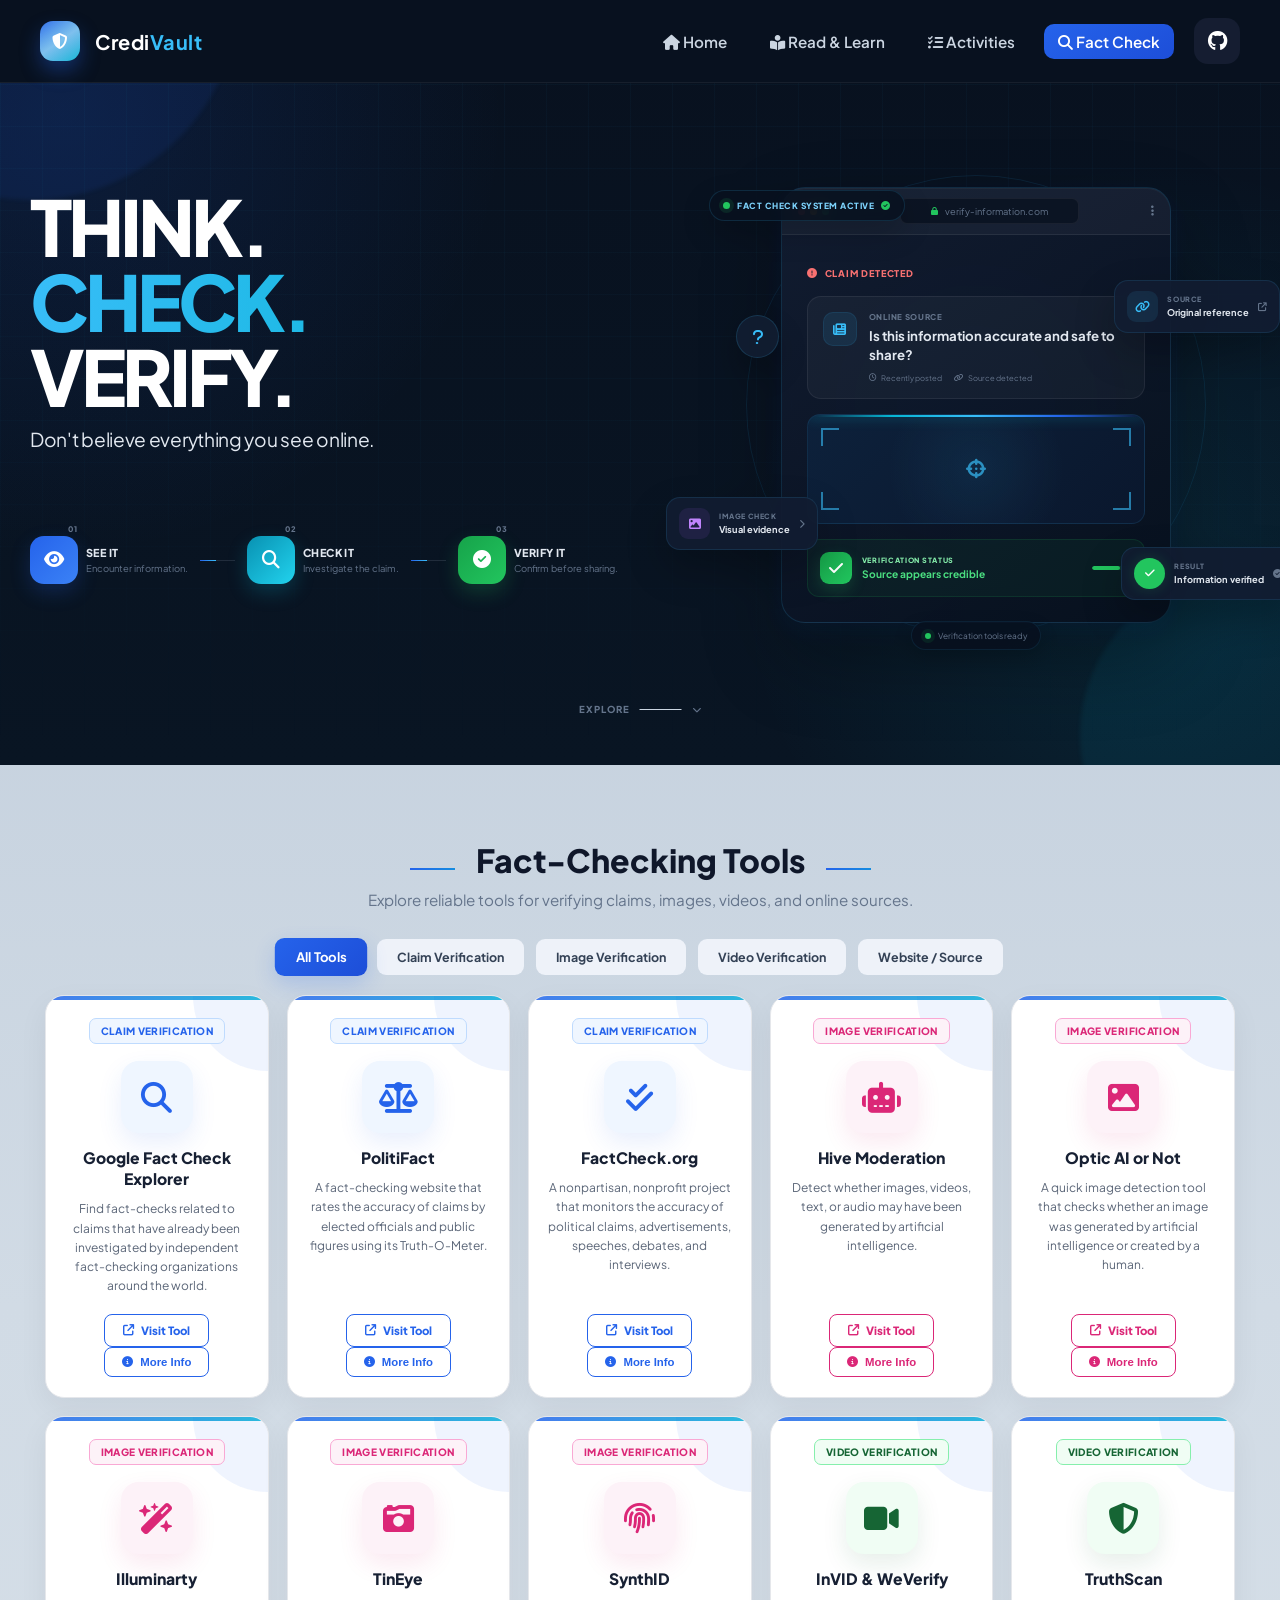
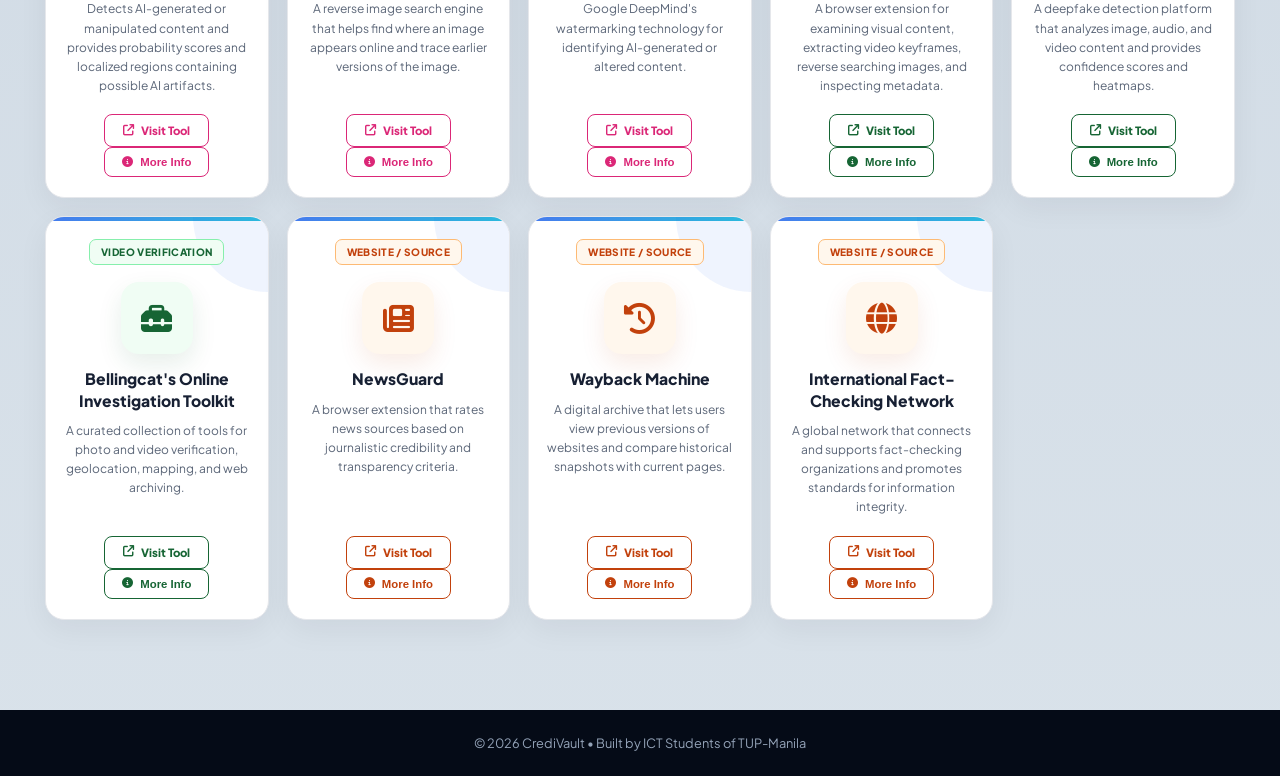
<file: fact-check/fact.html>
<!DOCTYPE html>
<html lang="en">

<head>
    <meta charset="UTF-8">
    <meta name="viewport" content="width=device-width, initial-scale=1.0">

    <title>Fact-Check | Digital Literacy Hub</title>

    <link rel="stylesheet" href="fact.css">

    <!-- Google Font -->
    <link href="https://fonts.googleapis.com/css2?family=Plus+Jakarta+Sans:wght@300;400;500;600;700;800&display=swap"
        rel="stylesheet">

    <!-- Font Awesome -->
    <link rel="stylesheet"
        href="https://cdnjs.cloudflare.com/ajax/libs/font-awesome/6.5.2/css/all.min.css">
</head>

<body>

    <!-- ==========================================================
         PAGE PROGRESS
    =========================================================== -->

    <div class="scroll-progress"></div>


    <!-- ==========================================================
         NAVBAR
    =========================================================== -->

    <header class="navbar">

    <div class="nav-container">

        <!-- LOGO -->
        <a href="../index.html" class="brand-logo">
            <div class="logo-icon">
                <i class="fa-solid fa-shield-halved"></i>
            </div>

            <div class="logo-text">
                Credi<span>Vault</span>
            </div>
        </a>

        <!-- NAVIGATION -->
        <nav class="nav-links" id="navLinks">

            <a href="../index.html" class="nav-item">
                <i class="fa-solid fa-house"></i>
                Home
            </a>

            <!-- READ & LEARN -->
            <a href="../read & learn/rnl.html" class="nav-item">
                <i class="fa-solid fa-book-open-reader"></i>
                Read & Learn
            </a>

            <a href="../activity/act.html" class="nav-item">
                <i class="fa-solid fa-list-check"></i>
                Activities
            </a>

            <a href="#" class="nav-item active">
                <i class="fa-solid fa-magnifying-glass"></i>
                Fact Check
            </a>

        </nav>

        <!-- RIGHT SIDE -->
        <div class="nav-actions">

            <a href="https://github.com/doknotbyte/CrediVault-Thesis"
                target="_blank"
                class="nav-github">

                <i class="fa-brands fa-github"></i>

            </a>

            <button class="menu-toggle" id="menuToggle" type="button">
                <i class="fa-solid fa-bars"></i> 
            </button>

        </div>

    </div>

</header>




<!-- =====================================================
     FACT CHECK — HERO
====================================================== -->

<main>

    <section class="fact-hero">

        <!-- =================================================
             BACKGROUND ELEMENTS
        ================================================== -->

        <div class="hero-grid"></div>

        <div class="hero-orb hero-orb-one"></div>
        <div class="hero-orb hero-orb-two"></div>


        <div class="fact-hero-container">

            <!-- =================================================
                 LEFT — HERO CONTENT
            ================================================== -->

            <div class="fact-hero-content">

                

                <!-- MAIN HEADING -->
                <h1>
                    THINK.
                    <span>CHECK.</span>
                    VERIFY.
                </h1>


                <!-- SUBTITLE -->
                <h2>
                    Don't believe everything you see online.
                </h2>


                <!-- =================================================
                     HERO ACTIONS
                ================================================== -->


                <!-- =================================================
                     FACT CHECK PROCESS
                ================================================== -->

                <div class="fact-process">

                    <!-- STEP 01 -->
                    <div class="process-item">

                        <span class="process-number">
                            01
                        </span>

                        <div class="process-icon blue">
                            <i class="fa-solid fa-eye"></i>
                        </div>

                        <div class="process-text">

                            <h3>SEE IT</h3>

                            <p>
                                Encounter information.
                            </p>

                        </div>

                    </div>


                    <!-- PROCESS LINE -->
                    <div class="process-line">
                        <span></span>
                    </div>


                    <!-- STEP 02 -->
                    <div class="process-item">

                        <span class="process-number">
                            02
                        </span>

                        <div class="process-icon cyan">
                            <i class="fa-solid fa-magnifying-glass"></i>
                        </div>

                        <div class="process-text">

                            <h3>CHECK IT</h3>

                            <p>
                                Investigate the claim.
                            </p>

                        </div>

                    </div>


                    <!-- PROCESS LINE -->
                    <div class="process-line">
                        <span></span>
                    </div>


                    <!-- STEP 03 -->
                    <div class="process-item">

                        <span class="process-number">
                            03
                        </span>

                        <div class="process-icon green">
                            <i class="fa-solid fa-circle-check"></i>
                        </div>

                        <div class="process-text">

                            <h3>VERIFY IT</h3>

                            <p>
                                Confirm before sharing.
                            </p>

                        </div>

                    </div>

                </div>

            </div>


            <!-- =================================================
                 RIGHT — HERO VISUAL
            ================================================== -->

            <div class="fact-hero-visual">

                <!-- GLOW -->
                <div class="visual-glow"></div>


                <!-- DECORATIVE RINGS -->
                <div class="visual-ring ring-one"></div>
                <div class="visual-ring ring-two"></div>


                <!-- =================================================
                     FLOATING STATUS BADGE
                ================================================== -->

                <div class="floating-badge badge-top">

                    <span class="badge-dot"></span>

                    <span>
                        FACT CHECK SYSTEM ACTIVE
                    </span>

                    <i class="fa-solid fa-circle-check"></i>

                </div>


                <!-- =================================================
                     QUESTION BUBBLE
                ================================================== -->

                <div class="question-bubble">

                    <i class="fa-solid fa-question"></i>

                </div>


                <!-- =================================================
                     MAIN SCANNER
                ================================================== -->

                <div class="fact-scanner">

                    <!-- BROWSER HEADER -->
                    <div class="scanner-header">

                        <div class="browser-dots">

                            <span></span>
                            <span></span>
                            <span></span>

                        </div>


                        <div class="browser-address">

                            <i class="fa-solid fa-lock"></i>

                            <span>
                                verify-information.com
                            </span>

                        </div>


                        <i class="fa-solid fa-ellipsis-vertical scanner-menu"></i>

                    </div>


                    <!-- SCANNER CONTENT -->
                    <div class="scanner-content">

                        <!-- LABEL -->
                        <div class="scanner-label">

                            <i class="fa-solid fa-circle-exclamation"></i>

                            CLAIM DETECTED

                        </div>


                        <!-- CLAIM -->
                        <div class="claim-box">

                            <div class="claim-avatar">

                                <i class="fa-solid fa-newspaper"></i>

                            </div>


                            <div class="claim-content">

                                <div class="claim-source">
                                    ONLINE SOURCE
                                </div>

                                <h3>
                                    Is this information accurate
                                    and safe to share?
                                </h3>

                                <div class="claim-meta">

                                    <span>
                                        <i class="fa-regular fa-clock"></i>
                                        Recently posted
                                    </span>

                                    <span>
                                        <i class="fa-solid fa-link"></i>
                                        Source detected
                                    </span>

                                </div>

                            </div>

                        </div>


                        <!-- SCAN AREA -->
                        <div class="scan-area">

                            <div class="scan-line"></div>

                            <div class="scan-target">
                                <i class="fa-solid fa-crosshairs"></i>
                            </div>


                            <span class="scan-corners corner-tl"></span>
                            <span class="scan-corners corner-tr"></span>
                            <span class="scan-corners corner-bl"></span>
                            <span class="scan-corners corner-br"></span>

                        </div>


                        <!-- VERIFICATION RESULT -->
                        <div class="verification-result">

                            <div class="verification-icon">

                                <i class="fa-solid fa-check"></i>

                            </div>


                            <div class="verification-copy">

                                <span>
                                    VERIFICATION STATUS
                                </span>

                                <strong>
                                    Source appears credible
                                </strong>

                            </div>


                            <div class="verification-progress">
                                <span></span>
                            </div>

                        </div>

                    </div>

                </div>


                <!-- =================================================
                     FLOATING SOURCE CARD
                ================================================== -->

                <div class="floating-card source-card">

                    <div class="floating-card-icon blue">

                        <i class="fa-solid fa-link"></i>

                    </div>


                    <div>

                        <span>SOURCE</span>

                        <strong>
                            Original reference
                        </strong>

                    </div>


                    <i class="fa-solid fa-arrow-up-right-from-square"></i>

                </div>


                <!-- =================================================
                     FLOATING IMAGE CARD
                ================================================== -->

                <div class="floating-card image-card">

                    <div class="floating-card-icon purple">

                        <i class="fa-solid fa-image"></i>

                    </div>


                    <div>

                        <span>IMAGE CHECK</span>

                        <strong>
                            Visual evidence
                        </strong>

                    </div>


                    <i class="fa-solid fa-chevron-right"></i>

                </div>


                <!-- =================================================
                     FLOATING VERIFIED CARD
                ================================================== -->

                <div class="floating-card verified-card">

                    <div class="verified-check">

                        <i class="fa-solid fa-check"></i>

                    </div>


                    <div>

                        <span>RESULT</span>

                        <strong>
                            Information verified
                        </strong>

                    </div>


                    <i class="fa-solid fa-circle-check"></i>

                </div>


                <!-- =================================================
                     VISUAL STATUS
                ================================================== -->

                <div class="visual-status">

                    <span class="status-pulse"></span>

                    <span>
                        Verification tools ready
                    </span>

                </div>

            </div>

        </div>


        <!-- =================================================
             SCROLL INDICATOR
        ================================================== -->

        <a href="#fact-check" class="hero-scroll">

            <span>EXPLORE</span>

            <span class="scroll-line">
                <span></span>
            </span>

            <i class="fa-solid fa-chevron-down"></i>

        </a>

    </section>

</main>

<!-- ==========================================================
     FACT-CHECKING TOOLS SECONDARY SECTION
========================================================== -->

<section class="tools-section" id="fact-checking-tools">

    <!-- SECTION HEADING -->
    <div class="section-heading">

        <span class="heading-line"></span>

        <h2>Fact-Checking Tools</h2>

        <span class="heading-line"></span>

        <p>
            Explore reliable tools for verifying claims, images,
            videos, and online sources.
        </p>

    </div>


    <!-- ======================================================
         TOOL FILTERS
    ======================================================= -->

    <div class="tool-filters">

        <button class="filter-btn active" data-filter="all">
            All Tools
        </button>

        <button class="filter-btn" data-filter="claim">
            Claim Verification
        </button>

        <button class="filter-btn" data-filter="image">
            Image Verification
        </button>

        <button class="filter-btn" data-filter="video">
            Video Verification
        </button>

        <button class="filter-btn" data-filter="website">
            Website / Source
        </button>

    </div>


    <!-- ======================================================
         TOOL GRID
    ======================================================= -->

    <div class="tool-grid">


        <!-- ==================================================
             CATEGORY 1 — CLAIM VERIFICATION
        =================================================== -->


        <!-- 1. GOOGLE FACT CHECK EXPLORER -->

        <article
            class="tool-card"
            data-category="claim"
            data-tool="google-fact-check"
        >

            <span class="tool-category claim">
                CLAIM VERIFICATION
            </span>

            <div class="tool-icon claim-icon">
                <i class="fa-solid fa-magnifying-glass"></i>
            </div>

            <h3>
                Google Fact Check Explorer
            </h3>

            <p>
                Find fact-checks related to claims that have already
                been investigated by independent fact-checking
                organizations around the world.
            </p>

            <a
                href="https://toolbox.google.com/factcheck/explorer"
                target="_blank"
                rel="noopener noreferrer"
                class="tool-btn claim-btn"
            >
                <i class="fa-solid fa-arrow-up-right-from-square"></i>
                Visit Tool
            </a>

            <button
                type="button"
                class="tool-btn claim-btn info-btn"
                data-tool="google-fact-check"
            >
                <i class="fa-solid fa-circle-info"></i>
                More Info
            </button>

        </article>


        <!-- 2. POLITIFACT -->

        <article
            class="tool-card"
            data-category="claim"
            data-tool="politifact"
        >

            <span class="tool-category claim">
                CLAIM VERIFICATION
            </span>

            <div class="tool-icon claim-icon">
                <i class="fa-solid fa-scale-balanced"></i>
            </div>

            <h3>
                PolitiFact
            </h3>

            <p>
                A fact-checking website that rates the accuracy of
                claims by elected officials and public figures using
                its Truth-O-Meter.
            </p>

            <a
                href="https://www.politifact.com"
                target="_blank"
                rel="noopener noreferrer"
                class="tool-btn claim-btn"
            >
                <i class="fa-solid fa-arrow-up-right-from-square"></i>
                Visit Tool
            </a>

            <button
                type="button"
                class="tool-btn claim-btn info-btn"
                data-tool="politifact"
            >
                <i class="fa-solid fa-circle-info"></i>
                More Info
            </button>

        </article>


        <!-- 3. FACTCHECK.ORG -->

        <article
            class="tool-card"
            data-category="claim"
            data-tool="factcheck-org"
        >

            <span class="tool-category claim">
                CLAIM VERIFICATION
            </span>

            <div class="tool-icon claim-icon">
                <i class="fa-solid fa-check-double"></i>
            </div>

            <h3>
                FactCheck.org
            </h3>

            <p>
                A nonpartisan, nonprofit project that monitors the
                accuracy of political claims, advertisements,
                speeches, debates, and interviews.
            </p>

            <a
                href="https://www.factcheck.org"
                target="_blank"
                rel="noopener noreferrer"
                class="tool-btn claim-btn"
            >
                <i class="fa-solid fa-arrow-up-right-from-square"></i>
                Visit Tool
            </a>

            <button
                type="button"
                class="tool-btn claim-btn info-btn"
                data-tool="factcheck-org"
            >
                <i class="fa-solid fa-circle-info"></i>
                More Info
            </button>

        </article>



        <!-- ==================================================
             CATEGORY 2 — IMAGE VERIFICATION
        =================================================== -->


        <!-- 4. HIVE MODERATION -->

        <article
            class="tool-card"
            data-category="image"
            data-tool="hive"
        >

            <span class="tool-category image">
                IMAGE VERIFICATION
            </span>

            <div class="tool-icon image-icon">
                <i class="fa-solid fa-robot"></i>
            </div>

            <h3>
                Hive Moderation
            </h3>

            <p>
                Detect whether images, videos, text, or audio may
                have been generated by artificial intelligence.
            </p>

            <a
                href="https://hivemoderation.com/ai-generated-content-detection"
                target="_blank"
                rel="noopener noreferrer"
                class="tool-btn image-btn"
            >
                <i class="fa-solid fa-arrow-up-right-from-square"></i>
                Visit Tool
            </a>

            <button
                type="button"
                class="tool-btn image-btn info-btn"
                data-tool="hive"
            >
                <i class="fa-solid fa-circle-info"></i>
                More Info
            </button>

        </article>


        <!-- 5. AI OR NOT -->

        <article
            class="tool-card"
            data-category="image"
            data-tool="ai-or-not"
        >

            <span class="tool-category image">
                IMAGE VERIFICATION
            </span>

            <div class="tool-icon image-icon">
                <i class="fa-solid fa-image"></i>
            </div>

            <h3>
                Optic AI or Not
            </h3>

            <p>
                A quick image detection tool that checks whether
                an image was generated by artificial intelligence
                or created by a human.
            </p>

            <a
                href="https://www.aiornot.com"
                target="_blank"
                rel="noopener noreferrer"
                class="tool-btn image-btn"
            >
                <i class="fa-solid fa-arrow-up-right-from-square"></i>
                Visit Tool
            </a>

            <button
                type="button"
                class="tool-btn image-btn info-btn"
                data-tool="ai-or-not"
            >
                <i class="fa-solid fa-circle-info"></i>
                More Info
            </button>

        </article>


        <!-- 6. ILLUMINARTY -->

        <article
            class="tool-card"
            data-category="image"
            data-tool="illuminarty"
        >

            <span class="tool-category image">
                IMAGE VERIFICATION
            </span>

            <div class="tool-icon image-icon">
                <i class="fa-solid fa-wand-magic-sparkles"></i>
            </div>

            <h3>
                Illuminarty
            </h3>

            <p>
                Detects AI-generated or manipulated content and
                provides probability scores and localized regions
                containing possible AI artifacts.
            </p>

            <a
                href="https://illuminarty.ai"
                target="_blank"
                rel="noopener noreferrer"
                class="tool-btn image-btn"
            >
                <i class="fa-solid fa-arrow-up-right-from-square"></i>
                Visit Tool
            </a>

            <button
                type="button"
                class="tool-btn image-btn info-btn"
                data-tool="illuminarty"
            >
                <i class="fa-solid fa-circle-info"></i>
                More Info
            </button>

        </article>


        <!-- 7. TINEYE -->

        <article
            class="tool-card"
            data-category="image"
            data-tool="tineye"
        >

            <span class="tool-category image">
                IMAGE VERIFICATION
            </span>

            <div class="tool-icon tineye-icon">
                <i class="fa-solid fa-camera-retro"></i>
            </div>

            <h3>
                TinEye
            </h3>

            <p>
                A reverse image search engine that helps find
                where an image appears online and trace earlier
                versions of the image.
            </p>

            <a
                href="https://tineye.com"
                target="_blank"
                rel="noopener noreferrer"
                class="tool-btn tineye-btn"
            >
                <i class="fa-solid fa-arrow-up-right-from-square"></i>
                Visit Tool
            </a>

            <button
                type="button"
                class="tool-btn tineye-btn info-btn"
                data-tool="tineye"
            >
                <i class="fa-solid fa-circle-info"></i>
                More Info
            </button>

        </article>


        <!-- 8. SYNTHID -->

        <article
            class="tool-card"
            data-category="image"
            data-tool="synthid"
        >

            <span class="tool-category image">
                IMAGE VERIFICATION
            </span>

            <div class="tool-icon tineye-icon">
                <i class="fa-solid fa-fingerprint"></i>
            </div>

            <h3>
                SynthID
            </h3>

            <p>
                Google DeepMind's watermarking technology for
                identifying AI-generated or altered content.
            </p>

            <a
                href="https://deepmind.google/models/synthid/"
                target="_blank"
                rel="noopener noreferrer"
                class="tool-btn tineye-btn"
            >
                <i class="fa-solid fa-arrow-up-right-from-square"></i>
                Visit Tool
            </a>

            <button
                type="button"
                class="tool-btn tineye-btn info-btn"
                data-tool="synthid"
            >
                <i class="fa-solid fa-circle-info"></i>
                More Info
            </button>

        </article>



        <!-- ==================================================
             CATEGORY 3 — VIDEO VERIFICATION
        =================================================== -->


        <!-- 9. INVID & WEVERIFY -->

        <article
            class="tool-card"
            data-category="video"
            data-tool="invid"
        >

            <span class="tool-category video">
                VIDEO VERIFICATION
            </span>

            <div class="tool-icon video-icon">
                <i class="fa-solid fa-video"></i>
            </div>

            <h3>
                InVID & WeVerify
            </h3>

            <p>
                A browser extension for examining visual content,
                extracting video keyframes, reverse searching
                images, and inspecting metadata.
            </p>

            <a
                href="https://weverify.eu/verification-plugin/"
                target="_blank"
                rel="noopener noreferrer"
                class="tool-btn video-btn"
            >
                <i class="fa-solid fa-arrow-up-right-from-square"></i>
                Visit Tool
            </a>

            <button
                type="button"
                class="tool-btn video-btn info-btn"
                data-tool="invid"
            >
                <i class="fa-solid fa-circle-info"></i>
                More Info
            </button>

        </article>


        <!-- 10. TRUTHSCAN -->

        <article
            class="tool-card"
            data-category="video"
            data-tool="truthscan"
        >

            <span class="tool-category video">
                VIDEO VERIFICATION
            </span>

            <div class="tool-icon video-icon">
                <i class="fa-solid fa-shield-halved"></i>
            </div>

            <h3>
                TruthScan
            </h3>

            <p>
                A deepfake detection platform that analyzes image,
                audio, and video content and provides confidence
                scores and heatmaps.
            </p>

            <a
                href="https://truthscan.com"
                target="_blank"
                rel="noopener noreferrer"
                class="tool-btn video-btn"
            >
                <i class="fa-solid fa-arrow-up-right-from-square"></i>
                Visit Tool
            </a>

            <button
                type="button"
                class="tool-btn video-btn info-btn"
                data-tool="truthscan"
            >
                <i class="fa-solid fa-circle-info"></i>
                More Info
            </button>

        </article>


        <!-- 11. BELLINGCAT -->

        <article
            class="tool-card"
            data-category="video"
            data-tool="bellingcat"
        >

            <span class="tool-category video">
                VIDEO VERIFICATION
            </span>

            <div class="tool-icon video-icon">
                <i class="fa-solid fa-toolbox"></i>
            </div>

            <h3>
                Bellingcat's Online Investigation Toolkit
            </h3>

            <p>
                A curated collection of tools for photo and video
                verification, geolocation, mapping, and web
                archiving.
            </p>

            <a
                href="https://bellingcat.gitbook.io/toolkit"
                target="_blank"
                rel="noopener noreferrer"
                class="tool-btn video-btn"
            >
                <i class="fa-solid fa-arrow-up-right-from-square"></i>
                Visit Tool
            </a>

            <button
                type="button"
                class="tool-btn video-btn info-btn"
                data-tool="bellingcat"
            >
                <i class="fa-solid fa-circle-info"></i>
                More Info
            </button>

        </article>



        <!-- ==================================================
             CATEGORY 4 — WEBSITE / SOURCE VERIFICATION
        =================================================== -->


        <!-- 12. NEWSGUARD -->

        <article
            class="tool-card"
            data-category="website"
            data-tool="newsguard"
        >

            <span class="tool-category website">
                WEBSITE / SOURCE
            </span>

            <div class="tool-icon website-icon">
                <i class="fa-solid fa-newspaper"></i>
            </div>

            <h3>
                NewsGuard
            </h3>

            <p>
                A browser extension that rates news sources based
                on journalistic credibility and transparency
                criteria.
            </p>

            <a
                href="https://www.newsguardtech.com"
                target="_blank"
                rel="noopener noreferrer"
                class="tool-btn website-btn"
            >
                <i class="fa-solid fa-arrow-up-right-from-square"></i>
                Visit Tool
            </a>

            <button
                type="button"
                class="tool-btn website-btn info-btn"
                data-tool="newsguard"
            >
                <i class="fa-solid fa-circle-info"></i>
                More Info
            </button>

        </article>


        <!-- 13. WAYBACK MACHINE -->

        <article
            class="tool-card"
            data-category="website"
            data-tool="wayback"
        >

            <span class="tool-category website">
                WEBSITE / SOURCE
            </span>

            <div class="tool-icon website-icon">
                <i class="fa-solid fa-clock-rotate-left"></i>
            </div>

            <h3>
                Wayback Machine
            </h3>

            <p>
                A digital archive that lets users view previous
                versions of websites and compare historical
                snapshots with current pages.
            </p>

            <a
                href="https://web.archive.org"
                target="_blank"
                rel="noopener noreferrer"
                class="tool-btn website-btn"
            >
                <i class="fa-solid fa-arrow-up-right-from-square"></i>
                Visit Tool
            </a>

            <button
                type="button"
                class="tool-btn website-btn info-btn"
                data-tool="wayback"
            >
                <i class="fa-solid fa-circle-info"></i>
                More Info
            </button>

        </article>


        <!-- 14. IFCN -->

        <article
            class="tool-card"
            data-category="website"
            data-tool="ifcn"
        >

            <span class="tool-category website">
                WEBSITE / SOURCE
            </span>

            <div class="tool-icon website-icon">
                <i class="fa-solid fa-globe"></i>
            </div>

            <h3>
                International Fact-Checking Network
            </h3>

            <p>
                A global network that connects and supports
                fact-checking organizations and promotes standards
                for information integrity.
            </p>

            <a
                href="https://www.poynter.org/ifcn/"
                target="_blank"
                rel="noopener noreferrer"
                class="tool-btn website-btn"
            >
                <i class="fa-solid fa-arrow-up-right-from-square"></i>
                Visit Tool
            </a>

            <button
                type="button"
                class="tool-btn website-btn info-btn"
                data-tool="ifcn"
            >
                <i class="fa-solid fa-circle-info"></i>
                More Info
            </button>

        </article>

    </div>


    

</section>



<!-- ==========================================================
     TOOL INFORMATION MODAL
========================================================== -->

<div
    class="tool-info-modal"
    id="toolInfoModal"
    aria-hidden="true"
>

    <div
        class="tool-info-card"
        role="dialog"
        aria-modal="true"
        aria-labelledby="toolInfoTitle"
    >

        <!-- MODAL CLOSE BUTTON -->

        <button
            type="button"
            class="tool-info-close"
            id="closeToolInfo"
            aria-label="Close information"
        >

            <i class="fa-solid fa-xmark"></i>

        </button>


        <!-- MODAL CONTENT -->

        <div id="toolInfoContent"></div>

    </div>

</div>



<!-- ==========================================================
     TOOL INFORMATION DATA
========================================================== -->

<div class="tool-info-data" hidden>


    <!-- ======================================================
         1. GOOGLE FACT CHECK EXPLORER
    ======================================================= -->

    <div data-info="google-fact-check">

        <h2 id="toolInfoTitle">
            Google Fact Check Explorer
        </h2>

        <span class="tool-info-category claim">
            CLAIM VERIFICATION
        </span>

        <div class="tool-info-section">

            <h3>
                <i class="fa-solid fa-circle-info"></i>
                What is it for?
            </h3>

            <p>
                A tool that helps users find fact-checks related
                to claims that have already been investigated by
                independent fact-checking organizations around the
                world. It's powered by ClaimReview markup, which
                helps Google detect and display a fact check, and
                is used by journalists, fact-checkers, and the
                general public.
            </p>

        </div>

        <div class="tool-info-section">

            <h3>
                <i class="fa-solid fa-list-ol"></i>
                How it works
            </h3>

            <ol>
                <li>
                    Enter a claim or keyword into the search bar
                    (or upload an image — the tool has a beta
                    feature allowing image search).
                </li>
                <li>
                    Review the available fact-check results
                    returned from the database.
                </li>
                <li>
                    Check who published the fact-check
                    (the source organization).
                </li>
                <li>
                    Review the evidence and conclusion
                    (true, false, or somewhere in between).
                </li>
            </ol>

        </div>

        <div class="tool-info-section">

            <h3>
                <i class="fa-solid fa-bullseye"></i>
                When to use
            </h3>

            <p>
                Use it when you encounter a viral claim, statement,
                or image that you want to check before believing or
                sharing it — especially content involving
                politicians, celebrities, or trending topics.
            </p>

        </div>

        <div class="tool-info-section">

            <h3>
                <i class="fa-solid fa-triangle-exclamation"></i>
                Limitations
            </h3>

            <p>
                Not every claim will have an existing fact-check,
                since the tool only surfaces content that independent,
                verified organizations have already reviewed and
                published using ClaimReview markup.
            </p>

        </div>

        <div class="tool-info-section">

            <h3>
                <i class="fa-solid fa-link"></i>
                Sources
            </h3>

            <ul>
                <li>
                    Official website:
                    <a
                        href="https://toolbox.google.com/factcheck/explorer"
                        target="_blank"
                        rel="noopener noreferrer"
                    >
                        Google Fact Check Explorer
                    </a>
                </li>

                <li>
                    Additional reliable source:
                    <a
                        href="https://newsinitiative.withgoogle.com/resources/trainings/google-fact-check-tools/"
                        target="_blank"
                        rel="noopener noreferrer"
                    >
                        Google Fact Check Tools
                    </a>
                </li>
            </ul>

        </div>

    </div>



    <!-- ======================================================
         2. POLITIFACT
    ======================================================= -->

    <div data-info="politifact">

        <h2>PolitiFact</h2>

        <span class="tool-info-category claim">
            CLAIM VERIFICATION
        </span>

        <div class="tool-info-section">

            <h3>
                <i class="fa-solid fa-circle-info"></i>
                What is it for?
            </h3>

            <p>
                A fact-checking website that rates the accuracy
                of claims by elected officials and others on its
                "Truth-O-Meter." Since 2007, it has focused on
                fact-checking journalism by looking at specific
                statements made by politicians and rating them for
                accuracy, and is owned by the nonprofit Poynter
                Institute.
            </p>

        </div>

        <div class="tool-info-section">

            <h3>
                <i class="fa-solid fa-list-ol"></i>
                How it works
            </h3>

            <ol>
                <li>
                    Search or browse for a specific political
                    statement or claim.
                </li>
                <li>
                    View the assigned Truth-O-Meter rating
                    (ranging from "True" to "Pants on Fire").
                </li>
                <li>
                    Read the sourcing and reasoning behind
                    the rating.
                </li>
                <li>
                    Check the date and speaker to confirm it
                    matches your claim.
                </li>
            </ol>

        </div>

        <div class="tool-info-section">

            <h3>
                <i class="fa-solid fa-bullseye"></i>
                When to use
            </h3>

            <p>
                Use it when checking a statement made by a
                politician, elected official, or public figure —
                especially around elections or policy debates.
            </p>

        </div>

        <div class="tool-info-section">

            <h3>
                <i class="fa-solid fa-triangle-exclamation"></i>
                Limitations
            </h3>

            <p>
                Focuses mainly on U.S. politics and statements
                by political figures; it won't cover every viral
                claim, especially non-political ones.
            </p>

        </div>

        <div class="tool-info-section">

            <h3>
                <i class="fa-solid fa-link"></i>
                Sources
            </h3>

            <ul>
                <li>
                    Official website:
                    <a
                        href="https://www.politifact.com"
                        target="_blank"
                        rel="noopener noreferrer"
                    >
                        PolitiFact
                    </a>
                </li>

                <li>
                    Additional reliable source:
                    <a
                        href="https://ballotpedia.org/PolitiFact"
                        target="_blank"
                        rel="noopener noreferrer"
                    >
                        Ballotpedia
                    </a>
                </li>
            </ul>

        </div>

    </div>



    <!-- ======================================================
         3. FACTCHECK.ORG
    ======================================================= -->

    <div data-info="factcheck-org">

        <h2>FactCheck.org</h2>

        <span class="tool-info-category claim">
            CLAIM VERIFICATION
        </span>

        <div class="tool-info-section">

            <h3>
                <i class="fa-solid fa-circle-info"></i>
                What is it for?
            </h3>

            <p>
                A "nonpartisan, nonprofit 'consumer advocate'
                for voters that aims to reduce the level of
                deception and confusion in U.S. politics." It is
                a project of the Annenberg Public Policy Center
                at the University of Pennsylvania, monitoring
                the accuracy of claims made in political ads,
                debates, speeches, and interviews.
            </p>

        </div>

        <div class="tool-info-section">

            <h3>
                <i class="fa-solid fa-list-ol"></i>
                How it works
            </h3>

            <ol>
                <li>
                    Search the site for a specific claim,
                    politician, or topic.
                </li>
                <li>
                    Read the published fact-check article.
                </li>
                <li>
                    Review the primary sources and evidence cited.
                </li>
                <li>
                    Check the "Spin Detectors" or topic tags
                    for related checks.
                </li>
            </ol>

        </div>

        <div class="tool-info-section">

            <h3>
                <i class="fa-solid fa-bullseye"></i>
                When to use
            </h3>

            <p>
                Use it when you want an in-depth, research-style
                breakdown of a political claim, not just a simple
                true/false rating.
            </p>

        </div>

        <div class="tool-info-section">

            <h3>
                <i class="fa-solid fa-triangle-exclamation"></i>
                Limitations
            </h3>

            <p>
                Like PolitiFact, its focus is mostly political and
                U.S.-centric, publishing about 250 stories a year —
                so obscure or very recent claims may not yet be
                covered.
            </p>

        </div>

        <div class="tool-info-section">

            <h3>
                <i class="fa-solid fa-link"></i>
                Sources
            </h3>

            <ul>
                <li>
                    Official website:
                    <a
                        href="https://www.factcheck.org"
                        target="_blank"
                        rel="noopener noreferrer"
                    >
                        FactCheck.org
                    </a>
                </li>

                <li>
                    Additional reliable source:
                    <a
                        href="https://www.annenbergpublicpolicycenter.org/political-communication/factcheck-org/"
                        target="_blank"
                        rel="noopener noreferrer"
                    >
                        Annenberg Public Policy Center
                    </a>
                </li>
            </ul>

        </div>

    </div>



    <!-- ======================================================
         4. HIVE MODERATION
    ======================================================= -->

    <div data-info="hive">

        <h2>Hive Moderation (AI-Generated Content Detection)</h2>

        <span class="tool-info-category image">
            IMAGE VERIFICATION
        </span>

        <div class="tool-info-section">

            <h3>
                <i class="fa-solid fa-circle-info"></i>
                What is it for?
            </h3>

            <p>
                Hive's AI-Generated Content Detection APIs determine
                whether or not content is AI-generated, covering
                images, video, text, and audio. Hive Detect is the
                public web tool that lets anyone upload media and
                check it for AI or deepfake origin.
            </p>

        </div>

        <div class="tool-info-section">

            <h3>
                <i class="fa-solid fa-list-ol"></i>
                How it works
            </h3>

            <ol>
                <li>
                    Go to Hive Detect (or the Hive Moderation tool)
                    and upload an image, video, or audio file —
                    or paste a URL.
                </li>
                <li>
                    Wait for the analysis to run.
                </li>
                <li>
                    Review the confidence score indicating
                    likelihood of AI generation.
                </li>
                <li>
                    Check which generative model it flags as the
                    likely source, if identified.
                </li>
            </ol>

        </div>

        <div class="tool-info-section">

            <h3>
                <i class="fa-solid fa-bullseye"></i>
                When to use
            </h3>

            <p>
                Use it when you suspect an image, video clip, or
                voice recording might be AI-generated or a deepfake,
                especially profile photos or viral clips.
            </p>

        </div>

        <div class="tool-info-section">

            <h3>
                <i class="fa-solid fa-triangle-exclamation"></i>
                Limitations
            </h3>

            <p>
                Confidence scores are probabilistic, not definitive —
                heavily edited or low-quality media can produce
                false positives or negatives.
            </p>

        </div>

        <div class="tool-info-section">

            <h3>
                <i class="fa-solid fa-link"></i>
                Sources
            </h3>

            <ul>
                <li>
                    Official website:
                    <a
                        href="https://hivemoderation.com/ai-generated-content-detection"
                        target="_blank"
                        rel="noopener noreferrer"
                    >
                        Hive Moderation
                    </a>
                </li>

                <li>
                    Additional reliable source:
                    <a
                        href="https://hivedetect.ai/"
                        target="_blank"
                        rel="noopener noreferrer"
                    >
                        Hive Detect
                    </a>
                </li>
            </ul>

        </div>

    </div>



    <!-- ======================================================
         5. OPTIC AI OR NOT
    ======================================================= -->

    <div data-info="ai-or-not">

        <h2>Optic AI or Not</h2>

        <span class="tool-info-category image">
            IMAGE VERIFICATION
        </span>

        <div class="tool-info-section">

            <h3>
                <i class="fa-solid fa-circle-info"></i>
                What is it for?
            </h3>

            <p>
                A web tool by AI company Optic that battles
                misinformation dispersed by AI-generated images —
                its engine swiftly scans images and tells users
                whether an image has been generated by artificial
                intelligence or a human.
            </p>

        </div>

        <div class="tool-info-section">

            <h3>
                <i class="fa-solid fa-list-ol"></i>
                How it works
            </h3>

            <ol>
                <li>
                    Drag and drop an image (or paste its URL)
                    into the tool.
                </li>
                <li>
                    The engine analyzes it in about a second.
                </li>
                <li>
                    Review the result: "AI" or "Human."
                </li>
                <li>
                    If flagged as AI, check which generator it
                    may have come from (e.g., Midjourney, DALL·E,
                    Stable Diffusion).
                </li>
            </ol>

        </div>

        <div class="tool-info-section">

            <h3>
                <i class="fa-solid fa-bullseye"></i>
                When to use
            </h3>

            <p>
                Use it for a quick, free first-pass check on a
                suspicious image, especially ones that look
                "too perfect" or stylized.
            </p>

        </div>

        <div class="tool-info-section">

            <h3>
                <i class="fa-solid fa-triangle-exclamation"></i>
                Limitations
            </h3>

            <p>
                Accuracy is affected by image quality and style,
                and it faces considerable challenges identifying
                GAN-style AI faces accurately.
            </p>

        </div>

        <div class="tool-info-section">

            <h3>
                <i class="fa-solid fa-link"></i>
                Sources
            </h3>

            <ul>
                <li>
                    Official website:
                    <a
                        href="https://www.aiornot.com"
                        target="_blank"
                        rel="noopener noreferrer"
                    >
                        AI or Not
                    </a>
                </li>

                <li>
                    Additional reliable source:
                    <a
                        href="https://the-decoder.com/optics-ai-or-not-is-free-and-can-detect-ai-generated-images-and-audio/"
                        target="_blank"
                        rel="noopener noreferrer"
                    >
                        The Decoder
                    </a>
                </li>
            </ul>

        </div>

    </div>



    <!-- ======================================================
         6. ILLUMINARTY
    ======================================================= -->

    <div data-info="illuminarty">

        <h2>Illuminarty</h2>

        <span class="tool-info-category image">
            IMAGE VERIFICATION
        </span>

        <div class="tool-info-section">

            <h3>
                <i class="fa-solid fa-circle-info"></i>
                What is it for?
            </h3>

            <p>
                Detects whether an image or text was created by AI
                or a human artist, including synthetic images,
                tampered images, and deepfakes. It differentiates
                itself with localized detection — pinpointing
                specific regions containing AI artifacts rather
                than a simple binary result — plus attribution
                showing which AI model likely created the content.
            </p>

        </div>

        <div class="tool-info-section">

            <h3>
                <i class="fa-solid fa-list-ol"></i>
                How it works
            </h3>

            <ol>
                <li>
                    Upload an image or paste text into the relevant
                    detector on the site.
                </li>
                <li>
                    Wait for the computer vision or NLP analysis.
                </li>
                <li>
                    Review the AI-generation probability score.
                </li>
                <li>
                    Check the heatmap/highlighted regions showing
                    which parts are most likely AI-generated.
                </li>
            </ol>

        </div>

        <div class="tool-info-section">

            <h3>
                <i class="fa-solid fa-bullseye"></i>
                When to use
            </h3>

            <p>
                Use it for borderline cases, when a quick check
                (like Hive or AI or Not) is inconclusive and you
                want a more detailed, region-by-region breakdown.
            </p>

        </div>

        <div class="tool-info-section">

            <h3>
                <i class="fa-solid fa-triangle-exclamation"></i>
                Limitations
            </h3>

            <p>
                As a smaller, independent platform, it has less
                public track-record data and transparency about
                its training set compared to larger providers.
            </p>

        </div>

        <div class="tool-info-section">

            <h3>
                <i class="fa-solid fa-link"></i>
                Sources
            </h3>

            <ul>
                <li>
                    Official website:
                    <a
                        href="https://illuminarty.ai"
                        target="_blank"
                        rel="noopener noreferrer"
                    >
                        Illuminarty
                    </a>
                </li>

                <li>
                    Additional reliable source:
                    <a
                        href="https://checkthat.ai/brands/illuminarty"
                        target="_blank"
                        rel="noopener noreferrer"
                    >
                        CheckThat
                    </a>
                </li>
            </ul>

        </div>

    </div>



    <!-- ======================================================
         7. TINEYE
    ======================================================= -->

    <div data-info="tineye">

        <h2>TinEye</h2>

        <span class="tool-info-category image">
            IMAGE VERIFICATION
        </span>

        <div class="tool-info-section">

            <h3>
                <i class="fa-solid fa-circle-info"></i>
                What is it for?
            </h3>

            <p>
                A reverse image search engine developed by
                Idée, Inc., and the first image search engine
                on the web to use image identification technology
                rather than keywords, metadata, or watermarks.
                It creates a unique digital "fingerprint" of an
                uploaded image and compares it against billions
                of indexed images to find exact or near matches.
            </p>

        </div>

        <div class="tool-info-section">

            <h3>
                <i class="fa-solid fa-list-ol"></i>
                How it works
            </h3>

            <ol>
                <li>
                    Upload an image file or paste an image URL
                    into TinEye.
                </li>
                <li>
                    Review the list of webpages where that image
                    appears.
                </li>
                <li>
                    Check the earliest indexed date to find the
                    original source.
                </li>
                <li>
                    Compare versions to see how the image has
                    been cropped, edited, or resized over time.
                </li>
            </ol>

        </div>

        <div class="tool-info-section">

            <h3>
                <i class="fa-solid fa-bullseye"></i>
                When to use
            </h3>

            <p>
                Use it to find the original source of an image,
                verify the date it first appeared online, or
                detect modifications — useful for debunking
                recycled or out-of-context photos.
            </p>

        </div>

        <div class="tool-info-section">

            <h3>
                <i class="fa-solid fa-triangle-exclamation"></i>
                Limitations
            </h3>

            <p>
                It is not always 100% accurate, may return false
                positives, and cannot access content outside of
                HTML (e.g., some PDFs, video).
            </p>

        </div>

        <div class="tool-info-section">

            <h3>
                <i class="fa-solid fa-link"></i>
                Sources
            </h3>

            <ul>
                <li>
                    Official website:
                    <a
                        href="https://tineye.com"
                        target="_blank"
                        rel="noopener noreferrer"
                    >
                        TinEye
                    </a>
                </li>

                <li>
                    Additional reliable source:
                    <a
                        href="https://en.wikipedia.org/wiki/TinEye"
                        target="_blank"
                        rel="noopener noreferrer"
                    >
                        Wikipedia — TinEye
                    </a>
                </li>
            </ul>

        </div>

    </div>



    <!-- ======================================================
         8. SYNTHID
    ======================================================= -->

    <div data-info="synthid">

        <h2>SynthID (Google DeepMind)</h2>

        <span class="tool-info-category image">
            IMAGE VERIFICATION
        </span>

        <div class="tool-info-section">

            <h3>
                <i class="fa-solid fa-circle-info"></i>
                What is it for?
            </h3>

            <p>
                SynthID is Google DeepMind's watermarking tool
                for AI-generated content, designed to help people
                identify AI-generated or altered content and
                foster transparency and trust in generative AI.
                It embeds digital watermarks directly into
                AI-generated images, audio, text, or video that
                are imperceptible to humans but detectable by
                SynthID's technology.
            </p>

        </div>

        <div class="tool-info-section">

            <h3>
                <i class="fa-solid fa-list-ol"></i>
                How it works
            </h3>

            <ol>
                <li>
                    Go to the SynthID Detector verification portal.
                </li>
                <li>
                    Upload the image, video, or audio file in
                    question.
                </li>
                <li>
                    The tool checks whether the file carries an
                    embedded SynthID watermark.
                </li>
                <li>
                    Review the result — but note a "not detected"
                    result doesn't necessarily mean the content
                    is authentic.
                </li>
            </ol>

        </div>

        <div class="tool-info-section">

            <h3>
                <i class="fa-solid fa-bullseye"></i>
                When to use
            </h3>

            <p>
                Use it when checking content that may have come
                from Google's AI tools (Gemini, Imagen, Veo) or
                partner platforms now adopting SynthID, such as
                OpenAI's image tools.
            </p>

        </div>

        <div class="tool-info-section">

            <h3>
                <i class="fa-solid fa-triangle-exclamation"></i>
                Limitations
            </h3>

            <p>
                The watermark signals AI origin but nothing else —
                it can't tell you which tool produced the image,
                who created it, or whether it's been edited. It
                also only detects its own watermark: content from
                tools that don't use SynthID will simply return
                "not detected," which is not proof the content is
                real.
            </p>

        </div>

        <div class="tool-info-section">

            <h3>
                <i class="fa-solid fa-link"></i>
                Sources
            </h3>

            <ul>
                <li>
                    Official website:
                    <a
                        href="https://deepmind.google/models/synthid/"
                        target="_blank"
                        rel="noopener noreferrer"
                    >
                        Google DeepMind — SynthID
                    </a>
                </li>

                <li>
                    Additional reliable source:
                    <a
                        href="https://openai.com/index/advancing-content-provenance/"
                        target="_blank"
                        rel="noopener noreferrer"
                    >
                        OpenAI — Advancing Content Provenance
                    </a>
                </li>
            </ul>

        </div>

    </div>



    <!-- ======================================================
         9. INVID & WEVERIFY
    ======================================================= -->

    <div data-info="invid">

        <h2>InVID & WeVerify Plugin</h2>

        <span class="tool-info-category video">
            VIDEO VERIFICATION
        </span>

        <div class="tool-info-section">

            <h3>
                <i class="fa-solid fa-circle-info"></i>
                What is it for?
            </h3>

            <p>
                A free browser extension for Chrome and Firefox
                that helps journalists, researchers, fact-checkers,
                and everyday users examine visual content more
                carefully before sharing or trusting it — extracting
                video keyframes, running reverse image searches,
                inspecting metadata, zooming into image details,
                and applying basic forensic checks. It was launched
                during the EU-funded InVID project and later
                enhanced by the WeVerify project.
            </p>

        </div>

        <div class="tool-info-section">

            <h3>
                <i class="fa-solid fa-list-ol"></i>
                How it works
            </h3>

            <ol>
                <li>
                    Install the InVID-WeVerify extension and
                    right-click a video or image on a webpage
                    (or paste its URL).
                </li>
                <li>
                    Use the Keyframes tab to segment a video into
                    still frames for closer inspection.
                </li>
                <li>
                    Run a reverse image search on the extracted
                    frames across engines like Google, Bing,
                    Yandex, Baidu, and TinEye.
                </li>
                <li>
                    Check the Analysis tab for contextual metadata,
                    location, and comments associated with the video.
                </li>
            </ol>

        </div>

        <div class="tool-info-section">

            <h3>
                <i class="fa-solid fa-bullseye"></i>
                When to use
            </h3>

            <p>
                Use it when a video is being shared with a new
                caption, a false location, or a misleading date —
                breaking it into frames makes it easier to trace
                where the clip actually came from.
            </p>

        </div>

        <div class="tool-info-section">

            <h3>
                <i class="fa-solid fa-triangle-exclamation"></i>
                Limitations
            </h3>

            <p>
                It cannot confirm the full truth of a story by
                itself; heavy platform compression or stripped
                metadata can limit what it reveals, and reverse
                search can miss recent or private uploads. Its
                built-in deepfake-screening tab is explicitly
                labeled "experimental."
            </p>

        </div>

        <div class="tool-info-section">

            <h3>
                <i class="fa-solid fa-link"></i>
                Sources
            </h3>

            <ul>
                <li>
                    Official website:
                    <a
                        href="https://weverify.eu/verification-plugin/"
                        target="_blank"
                        rel="noopener noreferrer"
                    >
                        InVID & WeVerify
                    </a>
                </li>

                <li>
                    Additional reliable source:
                    <a
                        href="https://bellingcat.gitbook.io/toolkit/more/all-tools/invid"
                        target="_blank"
                        rel="noopener noreferrer"
                    >
                        Bellingcat Toolkit — InVID
                    </a>
                </li>
            </ul>

        </div>

    </div>



    <!-- ======================================================
         10. TRUTHSCAN
    ======================================================= -->

    <div data-info="truthscan">

        <h2>TruthScan</h2>

        <span class="tool-info-category video">
            VIDEO VERIFICATION
        </span>

        <div class="tool-info-section">

            <h3>
                <i class="fa-solid fa-circle-info"></i>
                What is it for?
            </h3>

            <p>
                A deepfake detection platform that helps users
                determine whether media is real or synthetic,
                offering AI image, audio, and video detection —
                producing confidence scores and heatmaps of
                suspicious areas.
            </p>

        </div>

        <div class="tool-info-section">

            <h3>
                <i class="fa-solid fa-list-ol"></i>
                How it works
            </h3>

            <ol>
                <li>
                    Upload a video (or image/audio) file to
                    TruthScan's detector.
                </li>
                <li>
                    The platform analyzes the file using its
                    detection models.
                </li>
                <li>
                    Review the confidence score and heatmap
                    showing which regions appear AI-generated
                    or manipulated.
                </li>
                <li>
                    Read the explanation breakdown of which
                    detection signals contributed to the score.
                </li>
            </ol>

        </div>

        <div class="tool-info-section">

            <h3>
                <i class="fa-solid fa-bullseye"></i>
                When to use
            </h3>

            <p>
                Use it when you need a fast, detailed check on a
                suspicious video clip or viral footage — it has
                been used by fact-checking teams to flag
                AI-generation indicators in real disputed images
                and videos.
            </p>

        </div>

        <div class="tool-info-section">

            <h3>
                <i class="fa-solid fa-triangle-exclamation"></i>
                Limitations
            </h3>

            <p>
                No detector is 100% perfect, so results are shown
                as confidence levels rather than certainties;
                full functionality and higher accuracy tiers are
                part of its enterprise/paid offering.
            </p>

        </div>

        <div class="tool-info-section">

            <h3>
                <i class="fa-solid fa-link"></i>
                Sources
            </h3>

            <ul>
                <li>
                    Official website:
                    <a
                        href="https://truthscan.com"
                        target="_blank"
                        rel="noopener noreferrer"
                    >
                        TruthScan
                    </a>
                </li>

                <li>
                    Additional reliable source:
                    <a
                        href="https://truthscan.com/media"
                        target="_blank"
                        rel="noopener noreferrer"
                    >
                        TruthScan Media
                    </a>
                </li>
            </ul>

        </div>

    </div>



    <!-- ======================================================
         11. BELLINGCAT
    ======================================================= -->

    <div data-info="bellingcat">

        <h2>Bellingcat's Online Investigation Toolkit</h2>

        <span class="tool-info-category video">
            VIDEO VERIFICATION
        </span>

        <div class="tool-info-section">

            <h3>
                <i class="fa-solid fa-circle-info"></i>
                What is it for?
            </h3>

            <p>
                A curated collection of tools maintained by the
                investigative collective Bellingcat, including
                satellite and mapping services, tools for
                verifying photos and videos, and websites to
                archive web pages. It was redesigned by Bellingcat
                staff to provide in-depth descriptions, common
                use cases, and limitations for each listed tool.
            </p>

        </div>

        <div class="tool-info-section">

            <h3>
                <i class="fa-solid fa-list-ol"></i>
                How it works
            </h3>

            <ol>
                <li>
                    Go to the toolkit and browse by category
                    (e.g., Image/Video, Geolocation, Archiving).
                </li>
                <li>
                    Select a specific verification tool relevant
                    to your video (e.g., a reverse-search or
                    metadata tool).
                </li>
                <li>
                    Read the tool's description, use case, and
                    stated limitations before using it.
                </li>
                <li>
                    Cross-reference findings using more than one
                    listed tool for confirmation.
                </li>
            </ol>

        </div>

        <div class="tool-info-section">

            <h3>
                <i class="fa-solid fa-bullseye"></i>
                When to use
            </h3>

            <p>
                Use it when you need to find the right specialized
                tool for a specific verification task — geolocating
                footage, archiving a clip before it's deleted, or
                checking metadata — rather than a single all-in-one
                detector.
            </p>

        </div>

        <div class="tool-info-section">

            <h3>
                <i class="fa-solid fa-triangle-exclamation"></i>
                Limitations
            </h3>

            <p>
                It is a directory of tools rather than a detector
                itself — it doesn't process your data or verify
                anything on its own; the reliability of results
                depends on whichever individual tool you choose
                from the list.
            </p>

        </div>

        <div class="tool-info-section">

            <h3>
                <i class="fa-solid fa-link"></i>
                Sources
            </h3>

            <ul>
                <li>
                    Official website:
                    <a
                        href="https://bellingcat.gitbook.io/toolkit"
                        target="_blank"
                        rel="noopener noreferrer"
                    >
                        Bellingcat's Online Investigation Toolkit
                    </a>
                </li>

                <li>
                    Additional reliable source:
                    <a
                        href="https://gijn.org/stories/bellingcat-new-online-investigations-toolkit/"
                        target="_blank"
                        rel="noopener noreferrer"
                    >
                        GIJN
                    </a>
                </li>
            </ul>

        </div>

    </div>



    <!-- ======================================================
         12. NEWSGUARD
    ======================================================= -->

    <div data-info="newsguard">

        <h2>NewsGuard</h2>

        <span class="tool-info-category website">
            WEBSITE / SOURCE
        </span>

        <div class="tool-info-section">

            <h3>
                <i class="fa-solid fa-circle-info"></i>
                What is it for?
            </h3>

            <p>
                A browser extension that rates news sources on
                basic journalistic criteria of credibility and
                transparency, using a global team of journalists
                who have rated the reliability of more than 35,000
                news sources based on nonpartisan criteria.
            </p>

        </div>

        <div class="tool-info-section">

            <h3>
                <i class="fa-solid fa-list-ol"></i>
                How it works
            </h3>

            <ol>
                <li>
                    Install the NewsGuard browser extension.
                </li>
                <li>
                    Browse news sites, search results, or social
                    media as usual.
                </li>
                <li>
                    Icons next to links show each site's trust
                    score at a glance.
                </li>
                <li>
                    Click the icon to view a detailed "Nutrition
                    Label" explaining the site's ownership,
                    content, and reliability practices.
                </li>
            </ol>

        </div>

        <div class="tool-info-section">

            <h3>
                <i class="fa-solid fa-bullseye"></i>
                When to use
            </h3>

            <p>
                Use it while browsing to instantly gauge whether
                a news outlet is generally credible before
                trusting or sharing its content.
            </p>

        </div>

        <div class="tool-info-section">

            <h3>
                <i class="fa-solid fa-triangle-exclamation"></i>
                Limitations
            </h3>

            <p>
                If a site has no rating icon, it simply means
                NewsGuard hasn't rated it yet — not that it's
                unreliable or reliable. It's also a paid tool
                for most users (free for libraries/schools).
            </p>

        </div>

        <div class="tool-info-section">

            <h3>
                <i class="fa-solid fa-link"></i>
                Sources
            </h3>

            <ul>
                <li>
                    Official website:
                    <a
                        href="https://www.newsguardtech.com"
                        target="_blank"
                        rel="noopener noreferrer"
                    >
                        NewsGuard
                    </a>
                </li>

                <li>
                    Additional reliable source:
                    <a
                        href="https://en.wikipedia.org/wiki/NewsGuard"
                        target="_blank"
                        rel="noopener noreferrer"
                    >
                        Wikipedia — NewsGuard
                    </a>
                </li>
            </ul>

        </div>

    </div>



    <!-- ======================================================
         13. WAYBACK MACHINE
    ======================================================= -->

    <div data-info="wayback">

        <h2>Wayback Machine (Internet Archive)</h2>

        <span class="tool-info-category website">
            WEBSITE / SOURCE
        </span>

        <div class="tool-info-section">

            <h3>
                <i class="fa-solid fa-circle-info"></i>
                What is it for?
            </h3>

            <p>
                A digital archive of the World Wide Web, founded
                by the nonprofit Internet Archive, that allows
                users to go "back in time" and see how websites
                looked in the past. It has also begun surfacing
                fact-check context and annotations for archived
                pages, built on partnerships with organizations
                like FactCheck.org, PolitiFact, and AP News
                Fact Check.
            </p>

        </div>

        <div class="tool-info-section">

            <h3>
                <i class="fa-solid fa-list-ol"></i>
                How it works
            </h3>

            <ol>
                <li>
                    Go to web.archive.org and enter the URL
                    you want to check.
                </li>
                <li>
                    Browse the calendar view to select a
                    snapshot date.
                </li>
                <li>
                    Compare the archived version to the current
                    live page to spot edits or removals.
                </li>
                <li>
                    Note the timestamp to confirm when specific
                    content first appeared.
                </li>
            </ol>

        </div>

        <div class="tool-info-section">

            <h3>
                <i class="fa-solid fa-bullseye"></i>
                When to use
            </h3>

            <p>
                Use it to verify whether a webpage's content has
                been quietly edited, to check the original
                publication date, or to view a page that has
                since been taken down.
            </p>

        </div>

        <div class="tool-info-section">

            <h3>
                <i class="fa-solid fa-triangle-exclamation"></i>
                Limitations
            </h3>

            <p>
                Not every page or version is archived — coverage
                depends on whether a site allows crawling and
                how often it was captured.
            </p>

        </div>

        <div class="tool-info-section">

            <h3>
                <i class="fa-solid fa-link"></i>
                Sources
            </h3>

            <ul>
                <li>
                    Official website:
                    <a
                        href="https://web.archive.org"
                        target="_blank"
                        rel="noopener noreferrer"
                    >
                        Wayback Machine
                    </a>
                </li>

                <li>
                    Additional reliable source:
                    <a
                        href="https://en.wikipedia.org/wiki/Wayback_Machine"
                        target="_blank"
                        rel="noopener noreferrer"
                    >
                        Wikipedia — Wayback Machine
                    </a>
                </li>
            </ul>

        </div>

    </div>



    <!-- ======================================================
         14. IFCN
    ======================================================= -->

    <div data-info="ifcn">

        <h2>International Fact-Checking Network (IFCN)</h2>

        <span class="tool-info-category website">
            WEBSITE / SOURCE
        </span>

        <div class="tool-info-section">

            <h3>
                <i class="fa-solid fa-circle-info"></i>
                What is it for?
            </h3>

            <p>
                A unit of the Poynter Institute, founded in 2015,
                that connects and strengthens fact-checking around
                the world, advocating for information integrity
                and supporting fact-checking journalists through
                networking, capacity building, and collaboration.
                It connects more than 170 fact-checking organizations
                worldwide.
            </p>

        </div>

        <div class="tool-info-section">

            <h3>
                <i class="fa-solid fa-list-ol"></i>
                How it works
            </h3>

            <ol>
                <li>
                    Visit the IFCN directory of certified
                    fact-checking organizations.
                </li>
                <li>
                    Check whether a fact-checking outlet you're
                    relying on is a verified signatory.
                </li>
                <li>
                    Confirm the organization passed the IFCN's
                    annual Code of Principles audit.
                </li>
                <li>
                    Use the directory to find a reputable
                    fact-checker in a specific country or language.
                </li>
            </ol>

        </div>

        <div class="tool-info-section">

            <h3>
                <i class="fa-solid fa-bullseye"></i>
                When to use
            </h3>

            <p>
                Use it when you want to confirm whether a
                fact-checking website itself is legitimate and
                independently vetted — not just any site claiming
                to "fact-check."
            </p>

        </div>

        <div class="tool-info-section">

            <h3>
                <i class="fa-solid fa-triangle-exclamation"></i>
                Limitations
            </h3>

            <p>
                The IFCN does not publish its own fact-checks,
                so it can't verify individual claims itself —
                it only certifies other organizations.
            </p>

        </div>

        <div class="tool-info-section">

            <h3>
                <i class="fa-solid fa-link"></i>
                Sources
            </h3>

            <ul>
                <li>
                    Official website:
                    <a
                        href="https://www.poynter.org/ifcn/"
                        target="_blank"
                        rel="noopener noreferrer"
                    >
                        Poynter — IFCN
                    </a>
                </li>

                <li>
                    Additional reliable source:
                    <a
                        href="https://en.wikipedia.org/wiki/List_of_fact-checking_websites"
                        target="_blank"
                        rel="noopener noreferrer"
                    >
                        Wikipedia — List of Fact-Checking Websites
                    </a>
                </li>
            </ul>

        </div>

    </div>

</div>



    <!-- =====================================================
         FOOTER
    ====================================================== -->

    <footer class="fact-footer">

        <p>
            © 2026 CrediVault • Built by ICT Students of TUP-Manila
        </p>

    </footer>

    <script src="fact.js"></script>


</body>
</file>
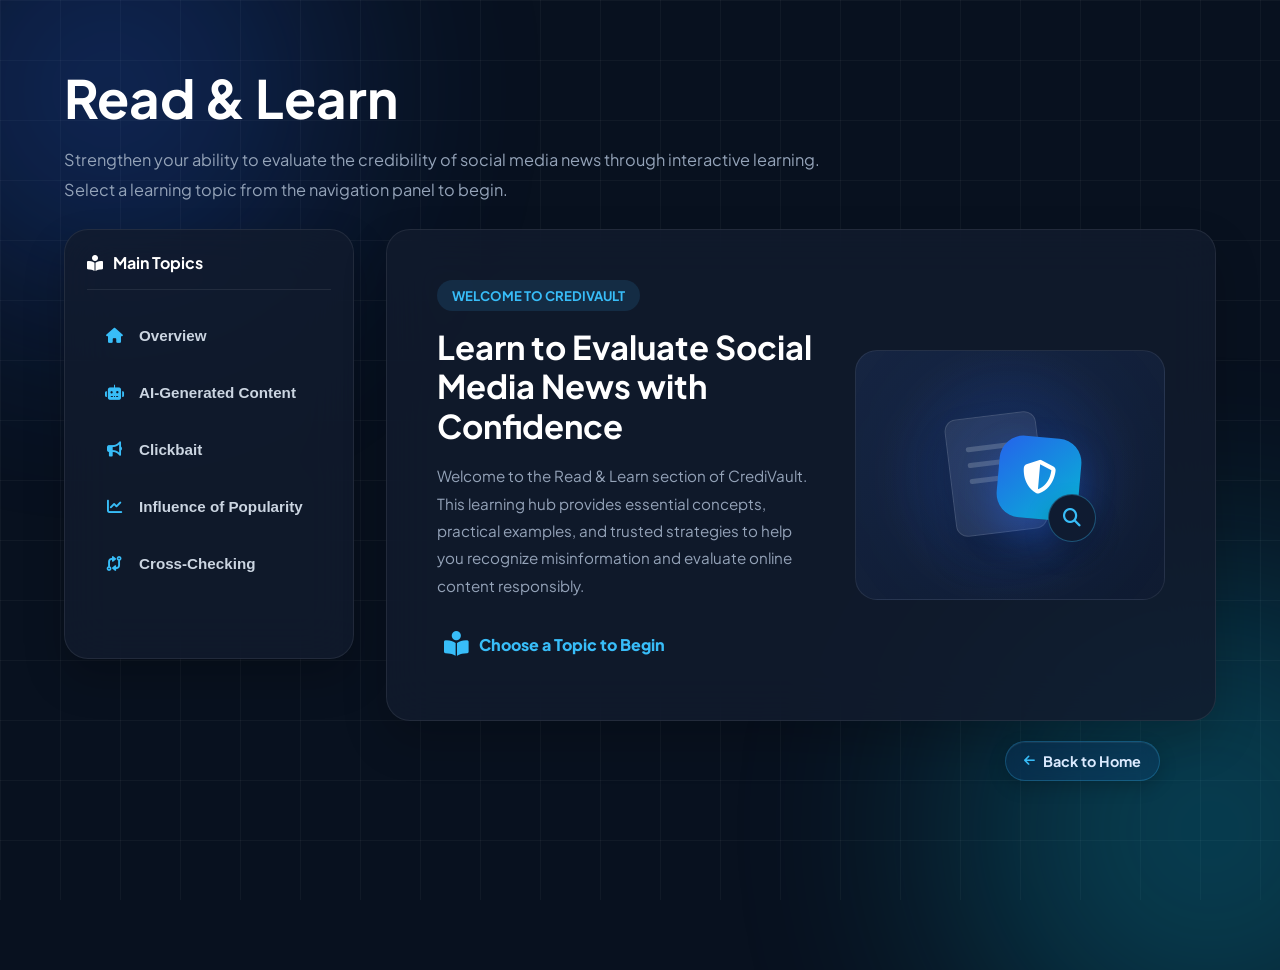
<file: read & learn/rnl.html>
<!DOCTYPE html>
<html lang="en">

<head>

    <meta charset="UTF-8">
    <meta name="viewport" content="width=device-width, initial-scale=1.0">

    <title>Read & Learn | CrediVault</title>

    <link rel="stylesheet" href="rnl.css">

    <link href="https://fonts.googleapis.com/css2?family=Plus+Jakarta+Sans:wght@300;400;500;600;700;800&display=swap" rel="stylesheet">

    <link rel="stylesheet"
        href="https://cdnjs.cloudflare.com/ajax/libs/font-awesome/6.6.0/css/all.min.css">

</head>

<body>

<!-- ==========================
BACKGROUND
========================== -->

<div class="hero-grid"></div>

<div class="gradient-blob blob-1"></div>
<div class="gradient-blob blob-2"></div>

<!-- ==========================
HEADER
========================== -->

<header class="lesson-header">

    

    <div class="lesson-title">

        <h1>Read & Learn</h1>

        <p>

            Strengthen your ability to evaluate the credibility of social
            media news through interactive learning. Select a
            learning topic from the navigation panel to begin.

        </p>

    </div>

</header>

<!-- ==========================
MAIN CONTENT
========================== -->

<section class="lesson-wrapper">

    <!-- ==========================
    SIDEBAR
    ========================== -->

    <aside class="lesson-sidebar">

        <h3>

            <i class="fa-solid fa-book-open-reader"></i>

            Main Topics

        </h3>

        <button class="lesson-link active" data-target="home">

            <i class="fa-solid fa-house"></i>

            Overview

        </button>

        <button class="lesson-link" data-target="ai">

            <i class="fa-solid fa-robot"></i>

            AI-Generated Content

        </button>

        <button class="lesson-link" data-target="clickbait">

            <i class="fa-solid fa-bullhorn"></i>

            Clickbait

        </button>

        <button class="lesson-link" data-target="popularity">

            <i class="fa-solid fa-chart-line"></i>

            Influence of Popularity

        </button>

        <button class="lesson-link" data-target="cross">

            <i class="fa-solid fa-code-compare"></i>

            Cross-Checking

        </button>

    </aside>

    <!-- ==========================
     RIGHT CONTENT
========================== -->

<div class="lesson-content">


    <!-- ==========================
         HOME PANEL
    ========================== -->

    <div class="lesson-panel active" id="home">

        <div class="welcome-banner">


            <!-- ==========================
                 WELCOME TEXT
            ========================== -->

            <div class="welcome-text">

                <span>WELCOME  TO  CREDIVAULT</span>

                <h2>
                    Learn to Evaluate Social Media News with Confidence
                </h2>

                <p>
                    Welcome to the Read & Learn section of CrediVault.
                    This learning hub provides essential concepts,
                    practical examples, and trusted strategies to help
                    you recognize misinformation and evaluate online
                    content responsibly.
                </p>

    <a href="#" class="choose-topic-btn">

    <i class="fa-solid fa-book-open-reader"></i>

    Choose a Topic to Begin

    </a>

            </div>


            <!-- ==========================
                 WELCOME IMAGE
            ========================== -->

            <div class="welcome-image">

                <div class="simple-illustration">

                    <div class="illustration-document">

                        <span></span>
                        <span></span>
                        <span></span>

                    </div>


                    <div class="illustration-shield">

                        <i class="fa-solid fa-shield-halved"></i>

                    </div>


                    <div class="illustration-search">

                        <i class="fa-solid fa-magnifying-glass"></i>

                    </div>

                </div>

            </div>


        </div>
        <!-- END WELCOME BANNER -->


    </div>
    <!-- END HOME PANEL -->



    <!-- ==========================
         AI PANEL
    ========================== -->

    <div class="lesson-panel" id="ai">

        <div class="module-icon">

            <i class="fa-solid fa-robot"></i>

        </div>


        <h2>
            AI-Generated Content
        </h2>


        <p>

            Learn how Artificial Intelligence can generate realistic
            images, videos, audio, and text that may spread false
            information online. Discover common indicators of AI-generated
            content and techniques for identifying manipulated media.

        </p>


        <a href="Main topics/Ai Manipulation/ai.html"
           class="module-btn">

            Start Reading

            <i class="fa-solid fa-arrow-right"></i>

        </a>


    </div>

        <!-- ==========================
        CLICKBAIT
        ========================== -->

        <div class="lesson-panel" id="clickbait">

            <div class="module-icon">

                <i class="fa-solid fa-bullhorn"></i>

            </div>

            <h2>Clickbait</h2>

            <p>

                Learn how misleading headlines and exaggerated claims
                are used to attract attention online. Understand how to
                recognize clickbait techniques before trusting or sharing
                digital content.

            </p>

            <a href="Main topics/Clickbait/click.html" class="module-btn">

                Start Reading

                <i class="fa-solid fa-arrow-right"></i>

            </a>

        </div>

        <!-- ==========================
        POPULARITY
        ========================== -->

        <div class="lesson-panel" id="popularity">

            <div class="module-icon">

                <i class="fa-solid fa-chart-line"></i>

            </div>

            <h2>Influence of Popularity</h2>

            <p>

                Discover why likes, reactions, comments, and shares do
                not always indicate credibility. Learn how popularity
                can influence perception and decision-making on social
                media platforms.

            </p>

            <a href="Main topics/Influence of Popularity/popularity.html" class="module-btn">

                Start Reading

                <i class="fa-solid fa-arrow-right"></i>

            </a>

        </div>

        <!-- ==========================
        CROSS-CHECKING
        ========================== -->

        <div class="lesson-panel" id="cross">

            <div class="module-icon">

                <i class="fa-solid fa-code-compare"></i>

            </div>

            <h2>Cross-Checking</h2>

            <p>

                Learn practical techniques for verifying online
                information by comparing multiple trusted sources,
                evaluating evidence, and identifying reliable
                references before accepting information as true.

            </p>

            <a href="Main topics/Cross-Checking/source.html" class="module-btn">

                Start Reading

                <i class="fa-solid fa-arrow-right"></i>

            </a>

        </div>

    </div>

</section>

<div class="back-home-wrapper">

    <a href="../index.html" class="back-home">
        <i class="fa-solid fa-arrow-left"></i>
        Back to Home
    </a>

</div>

<!-- ==========================
JAVASCRIPT
========================== -->

<script src="rnl.js"></script>

</body>

</html>
</file>
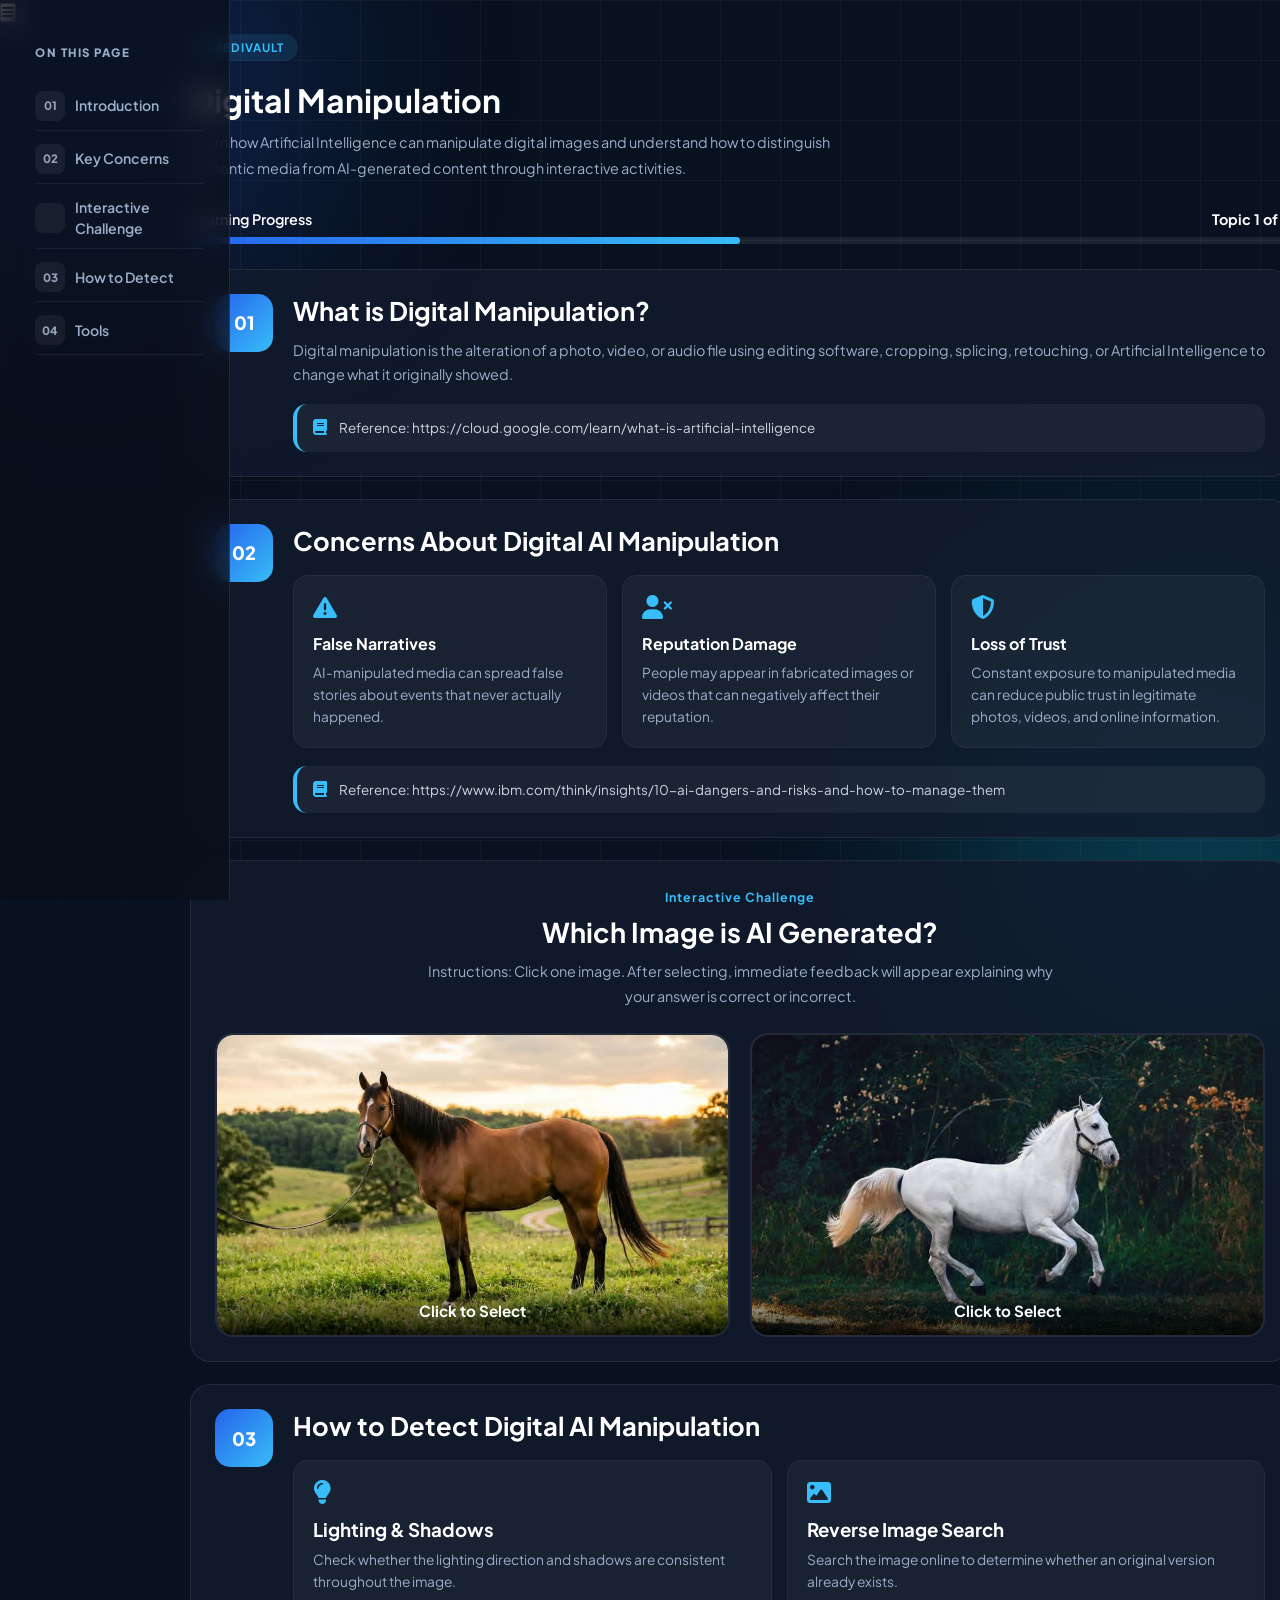
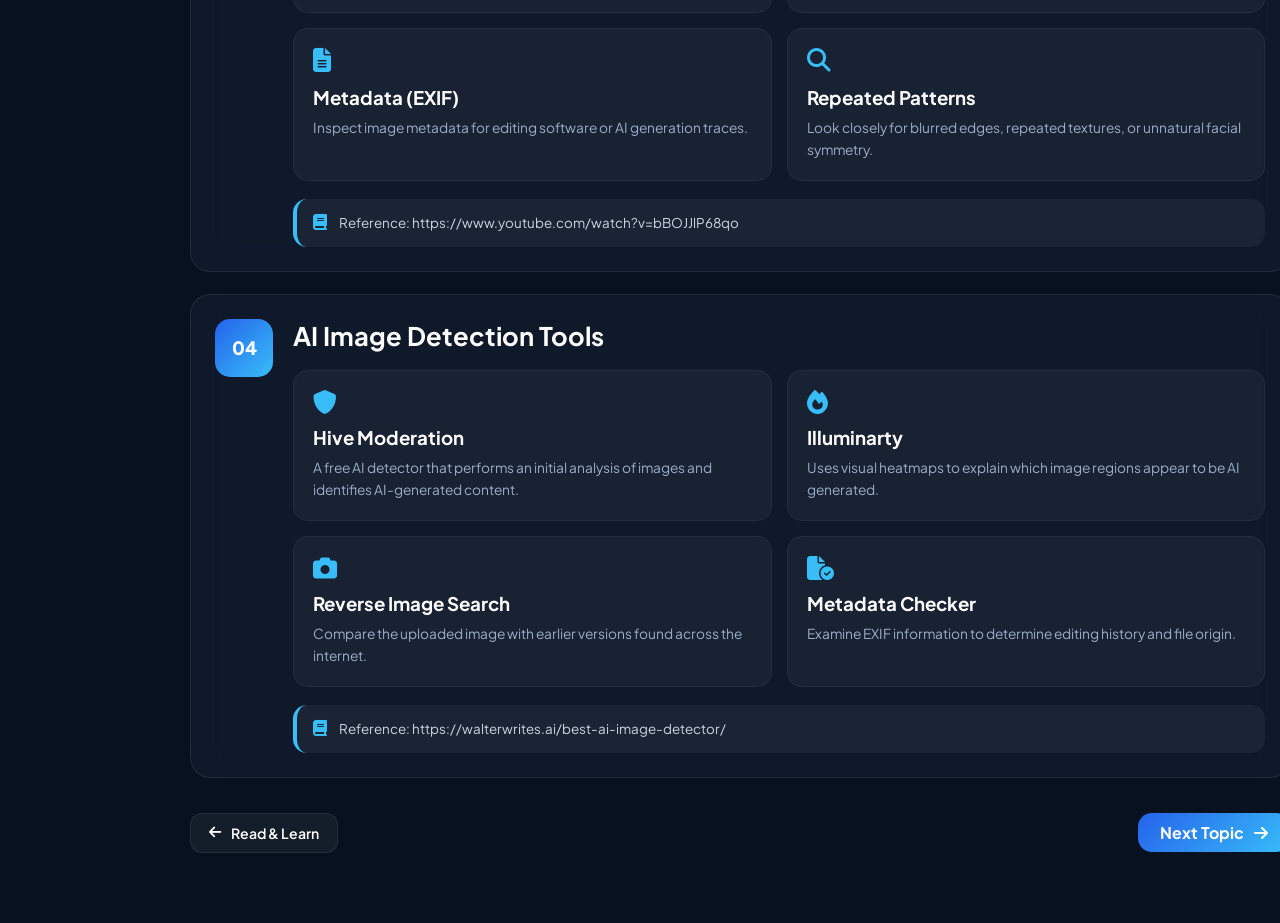
<file: read & learn/Main topics/Ai Manipulation/ai.html>
<!DOCTYPE html>
<html lang="en">

<head>

    <meta charset="UTF-8">
    <meta name="viewport" content="width=device-width, initial-scale=1.0">

    <title>AI Digital Manipulation | CrediVault</title>

    <link rel="stylesheet" href="ai.css">

    <link href="https://fonts.googleapis.com/css2?family=Plus+Jakarta+Sans:wght@300;400;500;600;700;800&display=swap" rel="stylesheet">

    <link rel="stylesheet"
        href="https://cdnjs.cloudflare.com/ajax/libs/font-awesome/6.6.0/css/all.min.css">

</head>

<body>

<!-- ==========================================================
BACKGROUND
========================================================== -->

<div class="hero-grid"></div>

<div class="gradient-blob blob-1"></div>
<div class="gradient-blob blob-2"></div>

<!-- QUICK NAVIGATION -->
    <div class="page-layout">

    <button class="mobile-menu-btn" type="button">
        <i class="fa-solid fa-bars"></i>
    </button>
        
    <aside class="quick-nav">

        <span class="quick-nav-title">
            ON THIS PAGE
        </span>

        <a href="#section-01">
        <span class="nav-number">01</span>
        <span>Introduction</span>
    </a>

    <a href="#section-02">
        <span class="nav-number">02</span>
        <span>Key Concerns</span>
    </a>

    <a href="#interactive">
        <span class="nav-number"></span>
        <span>Interactive Challenge</span>
    </a>

    <a href="#section-03">
        <span class="nav-number">03</span>
        <span>How to Detect</span>
    </a>

    <a href="#section-04">
        <span class="nav-number">04</span>
        <span>Tools</span>
    </a>

    </aside>

<!-- ==========================================================
HEADER
========================================================== -->

<header class="ai-header">

    <div class="page-title">

        <span class="page-tag">

            CREDIVAULT

        </span>

        <h1>

            Digital Manipulation

        </h1>

        <p>

            Learn how Artificial Intelligence can manipulate digital
            images and understand how to distinguish authentic media
            from AI-generated content through interactive activities.

        </p>

    </div>

</header>

<!-- ==========================================================
PROGRESS
========================================================== -->

<section class="progress-section">

    <div class="progress-info">

        <span>

            Learning Progress

        </span>

        <strong>

            Topic 1 of 2

        </strong>

    </div>

    <div class="progress-bar">

        <div class="progress-fill"></div>

    </div>

</section>

<!-- ==========================================================
TOPIC 1
========================================================== -->

<section class="content-card" id="section-01">

    <div class="section-number">

        01

    </div>

    <div class="section-content">

        <h2>

            What is Digital Manipulation?

        </h2>

        <p>

            Digital manipulation is the alteration of a photo,
            video, or audio file using editing software,
            cropping, splicing, retouching, or Artificial
            Intelligence to change what it originally showed.

        </p>

        <div class="reference-box">

            <i class="fa-solid fa-book"></i>

            <span>

                Reference:
                
        <a
            href="https://cloud.google.com/learn/what-is-artificial-intelligence"
            target="_blank"
            rel="noopener noreferrer">
            https://cloud.google.com/learn/what-is-artificial-intelligence
        </a>

            </span>

        </div>

    </div>

</section>

<!-- ==========================================================
CONCERNS
========================================================== -->

<section class="content-card" id="section-02">

    <div class="section-number">

        02

    </div>

    <div class="section-content">

        <h2>

            Concerns About Digital AI Manipulation

        </h2>

        <div class="concern-grid">

            <div class="concern-card">

                <i class="fa-solid fa-triangle-exclamation"></i>

                <h3>

                    False Narratives

                </h3>

                <p>

                    AI-manipulated media can spread false stories
                    about events that never actually happened.

                </p>

            </div>

            <div class="concern-card">

                <i class="fa-solid fa-user-xmark"></i>

                <h3>

                    Reputation Damage

                </h3>

                <p>

                    People may appear in fabricated images or
                    videos that can negatively affect their
                    reputation.

                </p>

            </div>

            <div class="concern-card">

                <i class="fa-solid fa-shield-halved"></i>

                <h3>

                    Loss of Trust

                </h3>

                <p>

                    Constant exposure to manipulated media can
                    reduce public trust in legitimate photos,
                    videos, and online information.

                </p>

            </div>

        </div>

        <div class="reference-box">

            <i class="fa-solid fa-book"></i>

            <span>

                Reference:
                
        <a
            href="https://www.ibm.com/think/insights/10-ai-dangers-and-risks-and-how-to-manage-them"
            target="_blank"
            rel="noopener noreferrer">
            https://www.ibm.com/think/insights/10-ai-dangers-and-risks-and-how-to-manage-them
        </a>

            </span>

        </div>

    </div>

</section>

<!-- ==========================================================
INTERACTIVE ACTIVITY
========================================================== -->

<section class="activity-card" id="interactive">

    <div class="activity-title">

        <span>

            Interactive Challenge

        </span>

        <h2>

            Which Image is AI Generated?

        </h2>

        <p>

            Instructions: Click one image. After selecting, immediate feedback will appear explaining why your answer is correct or incorrect.

        </p>

    </div>

    <div class="image-game">

        <!-- REAL IMAGE -->

        <div class="image-option"
            data-answer="correct">

            <img
                src="images/digital-real.jpg"
                alt="Real Image">

            <div class="image-overlay">

                Click to Select

            </div>

        </div>

        <!-- AI IMAGE -->

        <div class="image-option"
            data-answer="wrong">

            <img
                src="images/digital-ai.jpg"
                alt="AI Image">

            <div class="image-overlay">

                Click to Select

            </div>

        </div>

    </div>

    <!-- FEEDBACK -->

    <div class="feedback-box" id="feedbackBox">

        <div class="feedback-icon">

            <i class="fa-solid fa-circle-info"></i>

        </div>

        <div class="feedback-text">

            Feedback will appear here.

        </div>

    </div>

</section>

<!-- ==========================================================
HOW TO DETECT
========================================================== -->

<section class="content-card" id="section-03">

    <div class="section-number">

        03

    </div>

    <div class="section-content">

        <h2>

            How to Detect Digital AI Manipulation

        </h2>

        <div class="tips-grid">

            <div class="tip-card">

                <i class="fa-solid fa-lightbulb"></i>

                <h3>Lighting & Shadows</h3>

                <p>

                    Check whether the lighting direction and shadows
                    are consistent throughout the image.

                </p>

            </div>

            <div class="tip-card">

                <i class="fa-solid fa-image"></i>

                <h3>Reverse Image Search</h3>

                <p>

                    Search the image online to determine whether an
                    original version already exists.

                </p>

            </div>

            <div class="tip-card">

                <i class="fa-solid fa-file-lines"></i>

                <h3>Metadata (EXIF)</h3>

                <p>

                    Inspect image metadata for editing software or AI
                    generation traces.

                </p>

            </div>

            <div class="tip-card">

                <i class="fa-solid fa-magnifying-glass"></i>

                <h3>Repeated Patterns</h3>

                <p>

                    Look closely for blurred edges, repeated textures,
                    or unnatural facial symmetry.

                </p>

            </div>

        </div>

        <div class="reference-box">

            <i class="fa-solid fa-book"></i>

            <span>

                Reference:
                
        <a
            href="https://www.youtube.com/watch?v=bBOJJlP68qo"
            target="_blank"
            rel="noopener noreferrer">
            https://www.youtube.com/watch?v=bBOJJlP68qo
        </a>

            </span>

        </div>

    </div>

</section>

<!-- ==========================================================
TOOLS
========================================================== -->

<section class="content-card" id="section-04">

    <div class="section-number">

        04

    </div>

    <div class="section-content">

        <h2>

            AI Image Detection Tools

        </h2>

        <div class="tool-grid">

            <div class="tool-card">

                <i class="fa-solid fa-shield"></i>

                <h3>Hive Moderation</h3>

                <p>

                    A free AI detector that performs an initial analysis
                    of images and identifies AI-generated content.

                </p>

            </div>

            <div class="tool-card">

                <i class="fa-solid fa-fire"></i>

                <h3>Illuminarty</h3>

                <p>

                    Uses visual heatmaps to explain which image regions
                    appear to be AI generated.

                </p>

            </div>

            <div class="tool-card">

                <i class="fa-solid fa-camera"></i>

                <h3>Reverse Image Search</h3>

                <p>

                    Compare the uploaded image with earlier versions
                    found across the internet.

                </p>

            </div>

            <div class="tool-card">

                <i class="fa-solid fa-file-circle-check"></i>

                <h3>Metadata Checker</h3>

                <p>

                    Examine EXIF information to determine editing
                    history and file origin.

                </p>

            </div>

        </div>

        <div class="reference-box">

            <i class="fa-solid fa-book"></i>

            <span>

                Reference:
        
        <a
            href="https://walterwrites.ai/best-ai-image-detector/"
            target="_blank"
            rel="noopener noreferrer">
            https://walterwrites.ai/best-ai-image-detector/
        </a>

            </span>

        </div>

    </div>

</section>

<!-- ==========================================================
NEXT LESSON
========================================================== -->

<section class="lesson-navigation">

    <a href="../../rnl.html" class="back-btn">

        <i class="fa-solid fa-arrow-left"></i>

        Read & Learn

    </a>

    <a href="../Ai-text/aitext.html" class="next-btn">

        Next Topic

        <i class="fa-solid fa-arrow-right"></i>

    </a>

</section>

<script src="ai.js"></script>

</body>
</html>
</file>
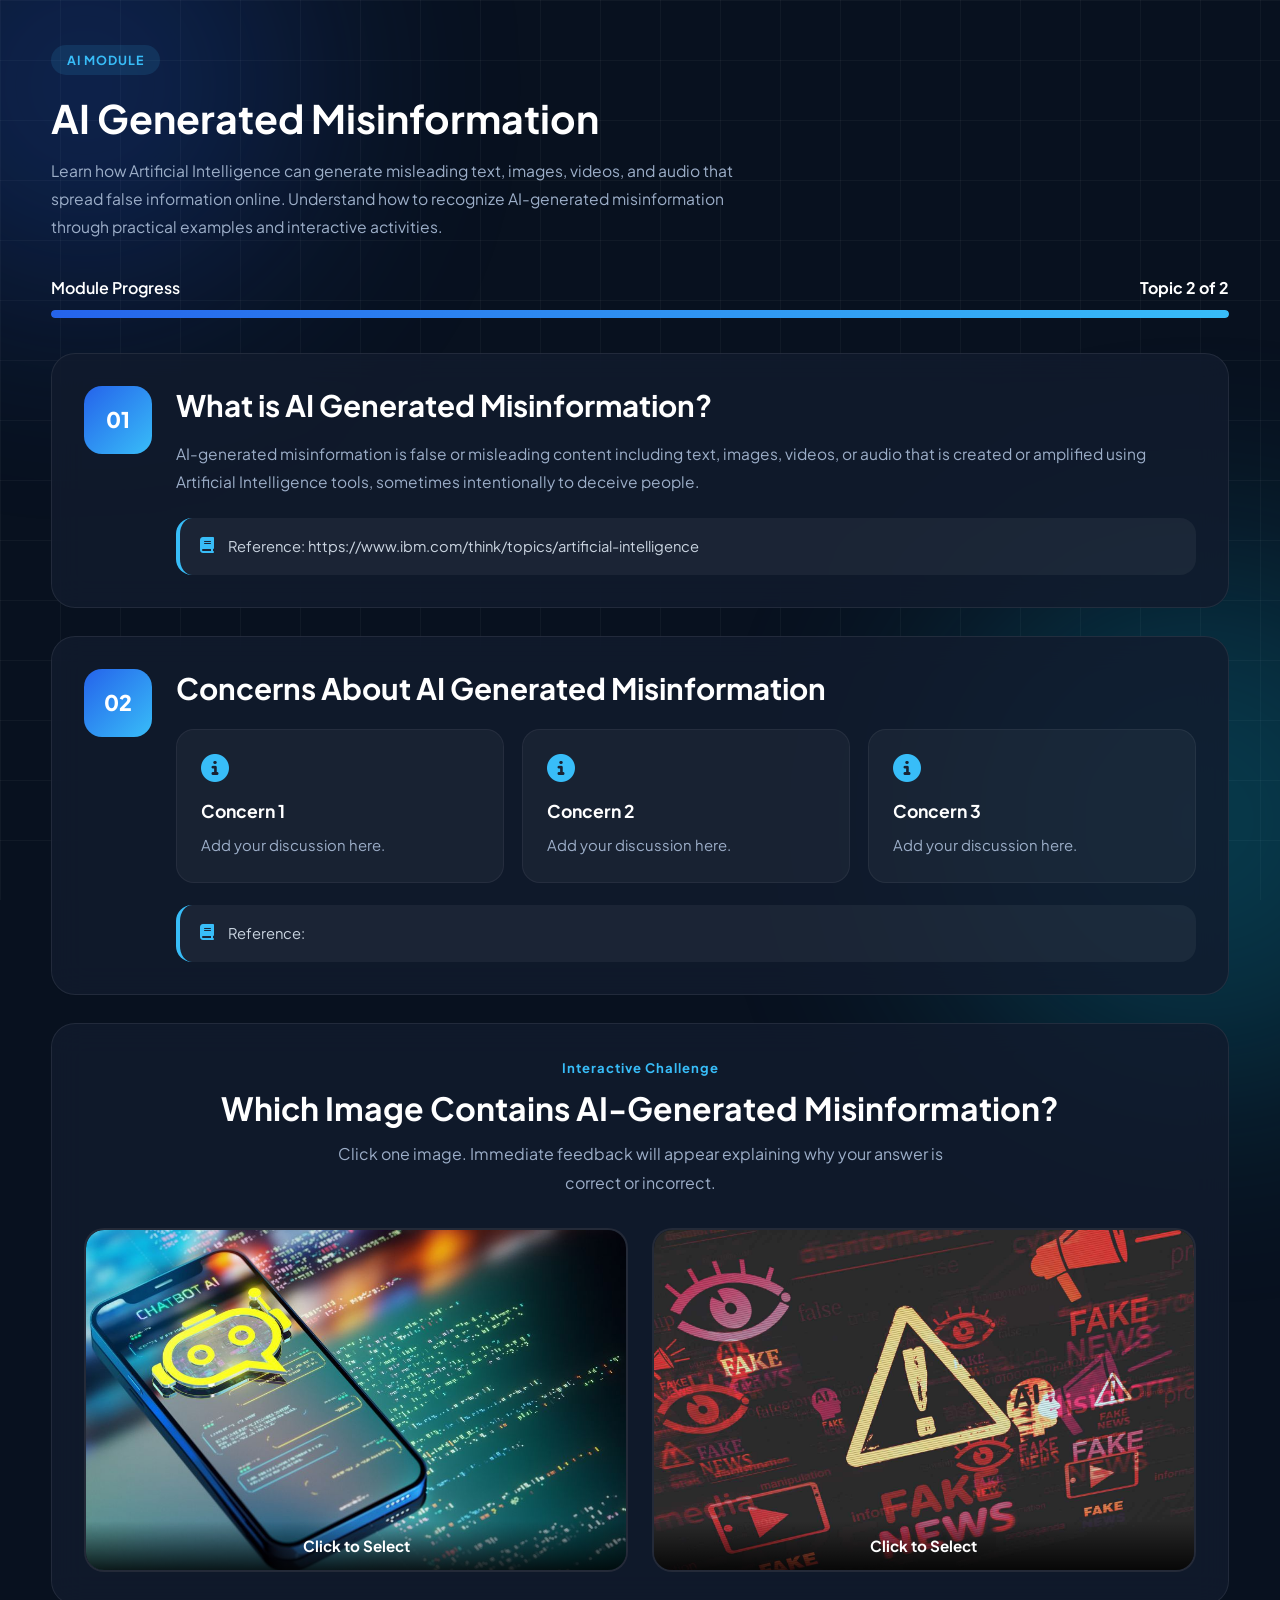
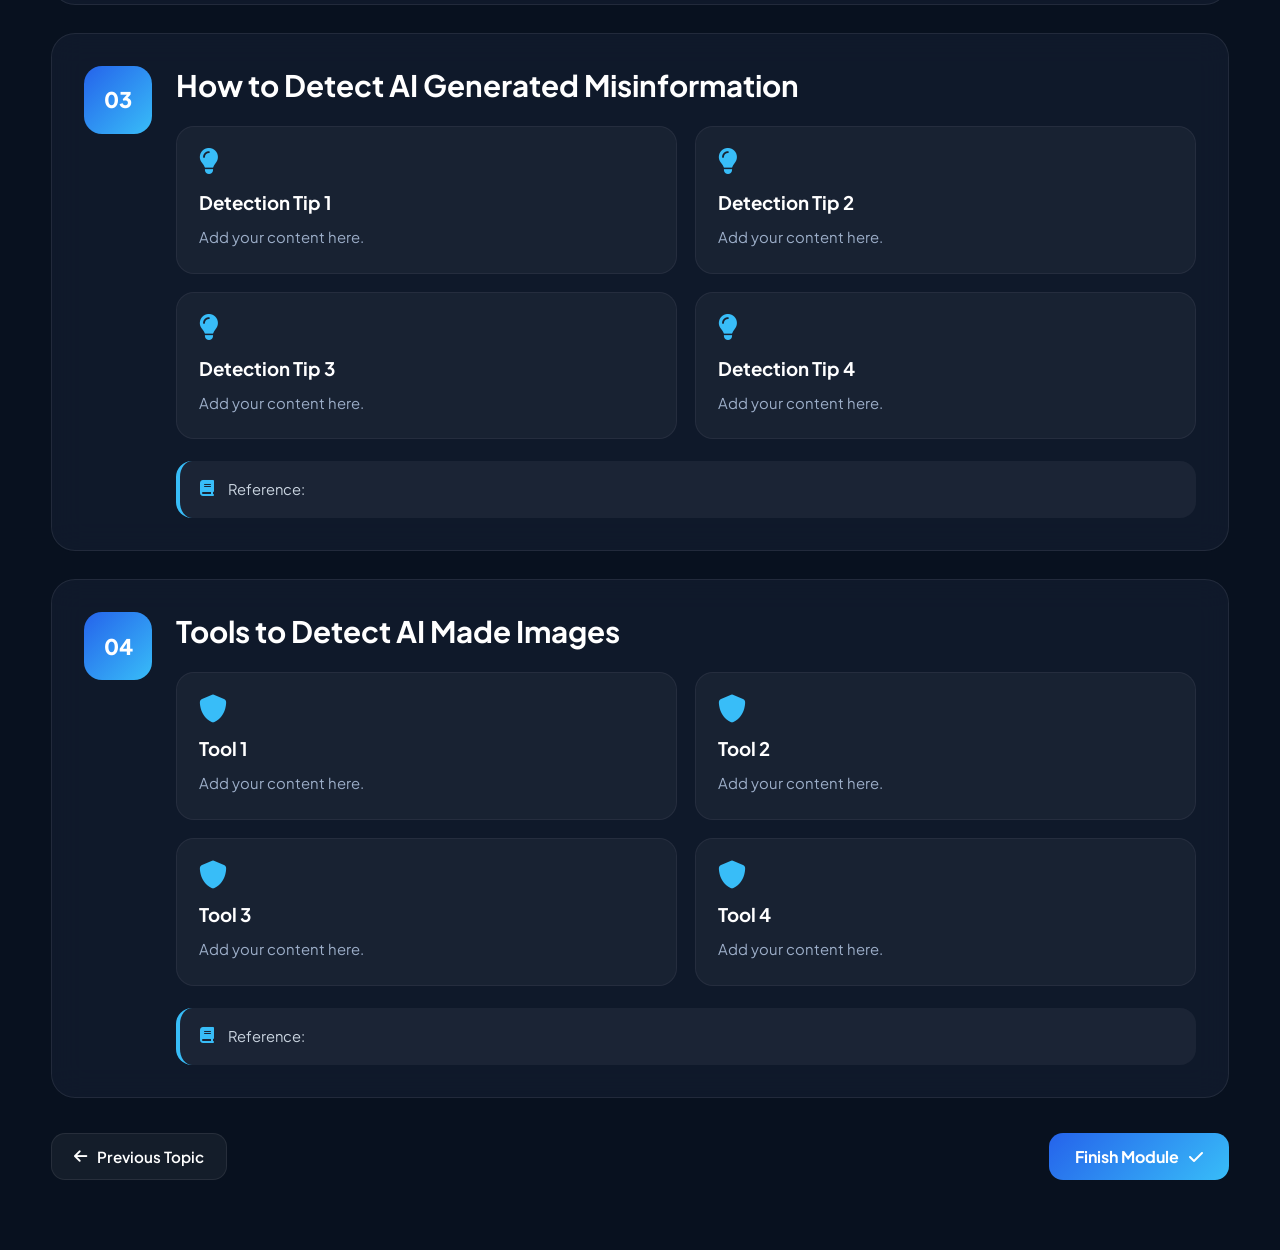
<file: read & learn/Main topics/AI text/aitext.html>
<!DOCTYPE html>
<html lang="en">

<head>

    <meta charset="UTF-8">
    <meta name="viewport" content="width=device-width, initial-scale=1.0">

    <title>AI Generated Misinformation | CrediVault</title>

    <link rel="stylesheet" href="aitext.css">

    <link href="https://fonts.googleapis.com/css2?family=Plus+Jakarta+Sans:wght@300;400;500;600;700;800&display=swap" rel="stylesheet">

    <link rel="stylesheet"
        href="https://cdnjs.cloudflare.com/ajax/libs/font-awesome/6.6.0/css/all.min.css">

</head>

<body>

<!-- ==========================================================
BACKGROUND
========================================================== -->

<div class="hero-grid"></div>

<div class="gradient-blob blob-1"></div>
<div class="gradient-blob blob-2"></div>

<!-- ==========================================================
HEADER
========================================================== -->

<header class="ai-header">

    <div class="page-title">

        <span class="page-tag">

            AI MODULE

        </span>

        <h1>

            AI Generated Misinformation

        </h1>

        <p>

            Learn how Artificial Intelligence can generate misleading
            text, images, videos, and audio that spread false
            information online. Understand how to recognize AI-generated
            misinformation through practical examples and interactive
            activities.

        </p>

    </div>

</header>

<!-- ==========================================================
PROGRESS
========================================================== -->

<section class="progress-section">

    <div class="progress-info">

        <span>

            Module Progress

        </span>

        <strong>

            Topic 2 of 2

        </strong>

    </div>

    <div class="progress-bar">

        <div class="progress-fill" style="width:100%;"></div>

    </div>

</section>

<!-- ==========================================================
SECTION 01
========================================================== -->

<section class="content-card">

    <div class="section-number">

        01

    </div>

    <div class="section-content">

        <h2>

            What is AI Generated Misinformation?

        </h2>

        <p>

            AI-generated misinformation is false or misleading content
            including text, images, videos, or audio that is created
            or amplified using Artificial Intelligence tools,
            sometimes intentionally to deceive people.

        </p>

        <div class="reference-box">

            <i class="fa-solid fa-book"></i>

            <span>

                Reference:
                https://www.ibm.com/think/topics/artificial-intelligence

            </span>

        </div>

    </div>

</section>

<!-- ==========================================================
SECTION 02
========================================================== -->

<section class="content-card">

    <div class="section-number">

        02

    </div>

    <div class="section-content">

        <h2>

            Concerns About AI Generated Misinformation

        </h2>

        <div class="concern-grid">

            <div class="concern-card">

                <i class="fa-solid fa-circle-info"></i>

                <h3>

                    Concern 1

                </h3>

                <p>

                    Add your discussion here.

                </p>

            </div>

            <div class="concern-card">

                <i class="fa-solid fa-circle-info"></i>

                <h3>

                    Concern 2

                </h3>

                <p>

                    Add your discussion here.

                </p>

            </div>

            <div class="concern-card">

                <i class="fa-solid fa-circle-info"></i>

                <h3>

                    Concern 3

                </h3>

                <p>

                    Add your discussion here.

                </p>

            </div>

        </div>

        <div class="reference-box">

            <i class="fa-solid fa-book"></i>

            <span>

                Reference:

            </span>

        </div>

    </div>

</section>

<!-- ==========================================================
INTERACTIVE ACTIVITY
========================================================== -->

<section class="activity-card">

    <div class="activity-title">

        <span>

            Interactive Challenge

        </span>

        <h2>

            Which Image Contains AI-Generated Misinformation?

        </h2>

        <p>

            Click one image. Immediate feedback will appear explaining
            why your answer is correct or incorrect.

        </p>

    </div>

    <div class="image-game">

        <!-- REAL -->

        <div class="image-option"
            data-answer="correct">

            <img
                src="images/aireal.jpg"
                alt="Real Image">

            <div class="image-overlay">

                Click to Select

            </div>

        </div>

        <!-- AI -->

        <div class="image-option"
            data-answer="wrong">

            <img
                src="images/aifake.jpg"
                alt="AI Fake">

            <div class="image-overlay">

                Click to Select

            </div>

        </div>

    </div>

    <div class="feedback-box" id="feedbackBox">

        <div class="feedback-icon">

            <i class="fa-solid fa-circle-info"></i>

        </div>

        <div class="feedback-text">

            Feedback will appear here.

        </div>

    </div>

</section>

<!-- ==========================================================
SECTION 03
========================================================== -->

<section class="content-card">

    <div class="section-number">

        03

    </div>

    <div class="section-content">

        <h2>

            How to Detect AI Generated Misinformation

        </h2>

        <div class="tips-grid">

            <div class="tip-card">

                <i class="fa-solid fa-lightbulb"></i>

                <h3>

                    Detection Tip 1

                </h3>

                <p>

                    Add your content here.

                </p>

            </div>

            <div class="tip-card">

                <i class="fa-solid fa-lightbulb"></i>

                <h3>

                    Detection Tip 2

                </h3>

                <p>

                    Add your content here.

                </p>

            </div>

            <div class="tip-card">

                <i class="fa-solid fa-lightbulb"></i>

                <h3>

                    Detection Tip 3

                </h3>

                <p>

                    Add your content here.

                </p>

            </div>

            <div class="tip-card">

                <i class="fa-solid fa-lightbulb"></i>

                <h3>

                    Detection Tip 4

                </h3>

                <p>

                    Add your content here.

                </p>

            </div>

        </div>

        <div class="reference-box">

            <i class="fa-solid fa-book"></i>

            <span>

                Reference:

            </span>

        </div>

    </div>

</section>

<!-- ==========================================================
SECTION 04
========================================================== -->

<section class="content-card">

    <div class="section-number">

        04

    </div>

    <div class="section-content">

        <h2>

            Tools to Detect AI Made Images

        </h2>

        <div class="tool-grid">

            <div class="tool-card">

                <i class="fa-solid fa-shield"></i>

                <h3>

                    Tool 1

                </h3>

                <p>

                    Add your content here.

                </p>

            </div>

            <div class="tool-card">

                <i class="fa-solid fa-shield"></i>

                <h3>

                    Tool 2

                </h3>

                <p>

                    Add your content here.

                </p>

            </div>

            <div class="tool-card">

                <i class="fa-solid fa-shield"></i>

                <h3>

                    Tool 3

                </h3>

                <p>

                    Add your content here.

                </p>

            </div>

            <div class="tool-card">

                <i class="fa-solid fa-shield"></i>

                <h3>

                    Tool 4

                </h3>

                <p>

                    Add your content here.

                </p>

            </div>

        </div>

        <div class="reference-box">

            <i class="fa-solid fa-book"></i>

            <span>

                Reference:

            </span>

        </div>

    </div>

</section>

<!-- ==========================================================
LESSON NAVIGATION
========================================================== -->

<section class="lesson-navigation">

    <a href="../Ai Manipulation/ai.html" class="back-btn">

        <i class="fa-solid fa-arrow-left"></i>

        Previous Topic

    </a>

    <a href="../../rnl.html" class="next-btn">

        Finish Module

        <i class="fa-solid fa-check"></i>

    </a>

</section>

<script src="aitext.js"></script>

</body>
</html>
</file>
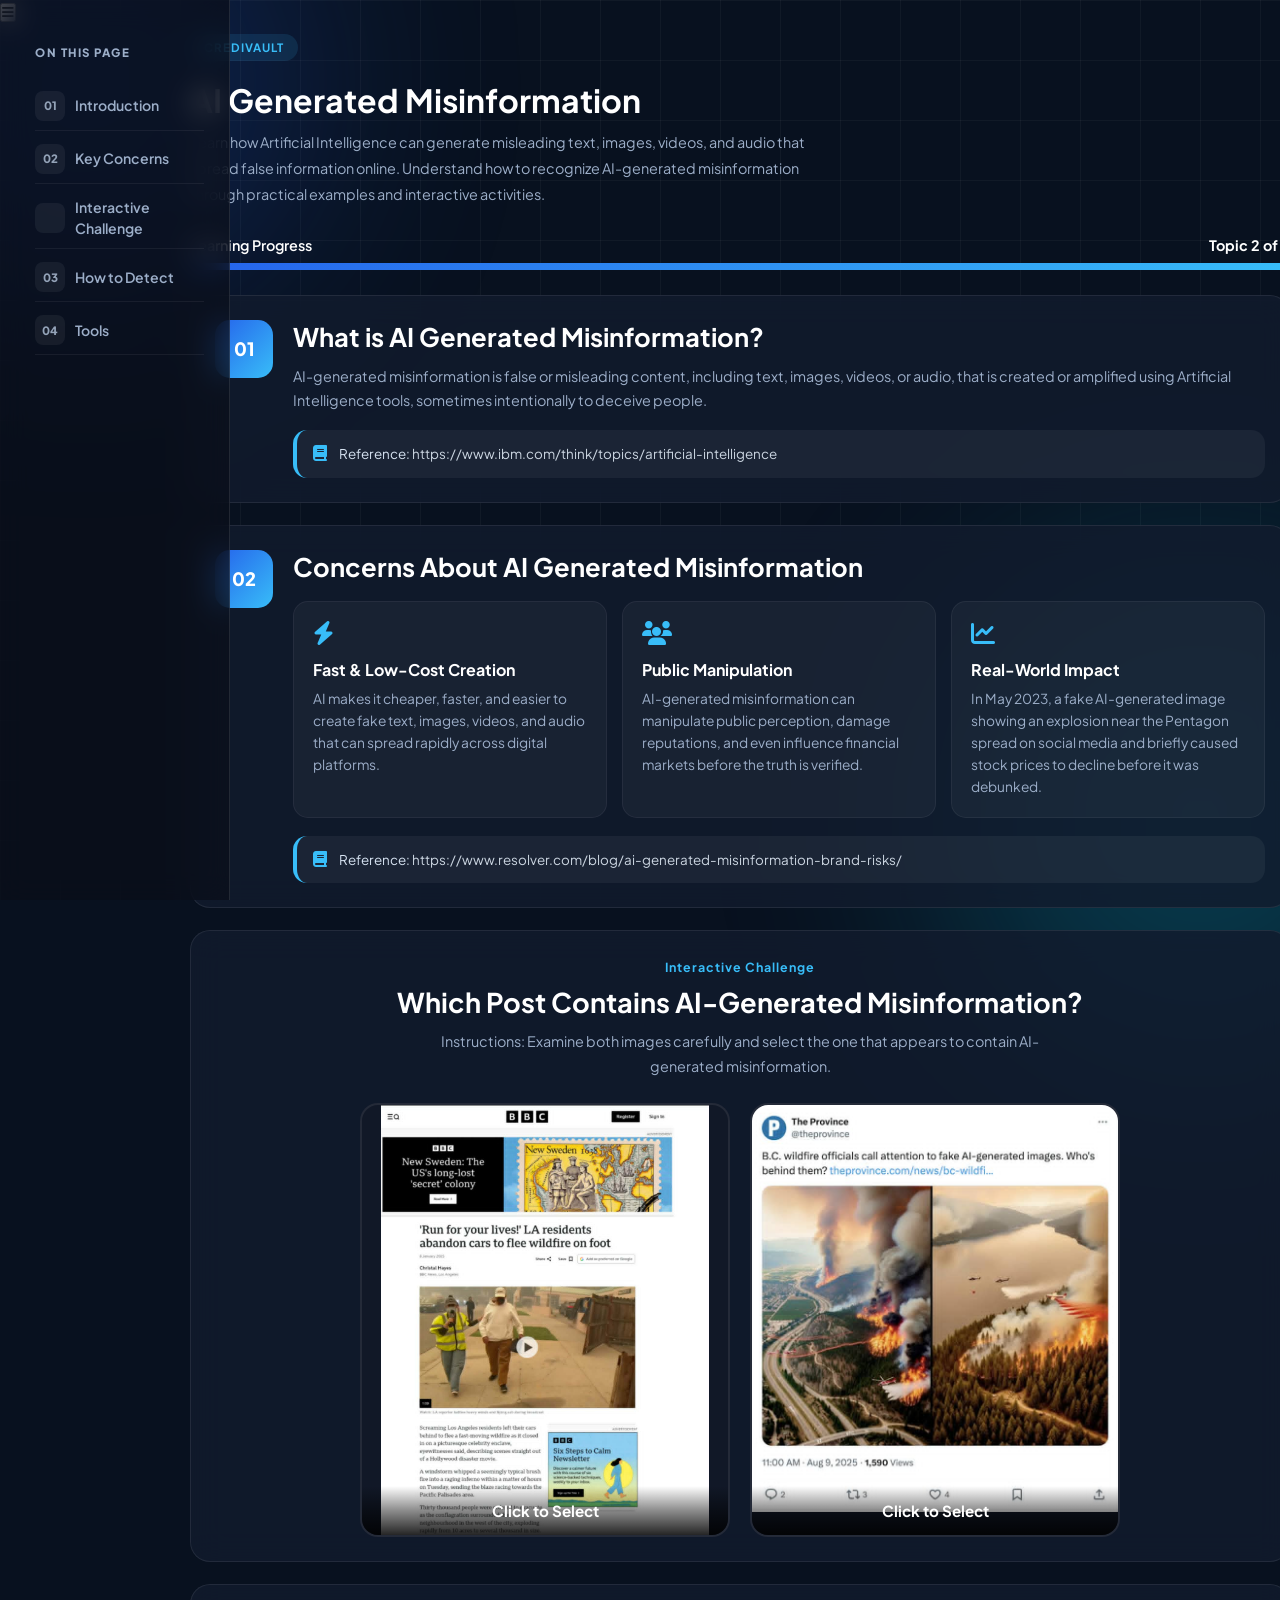
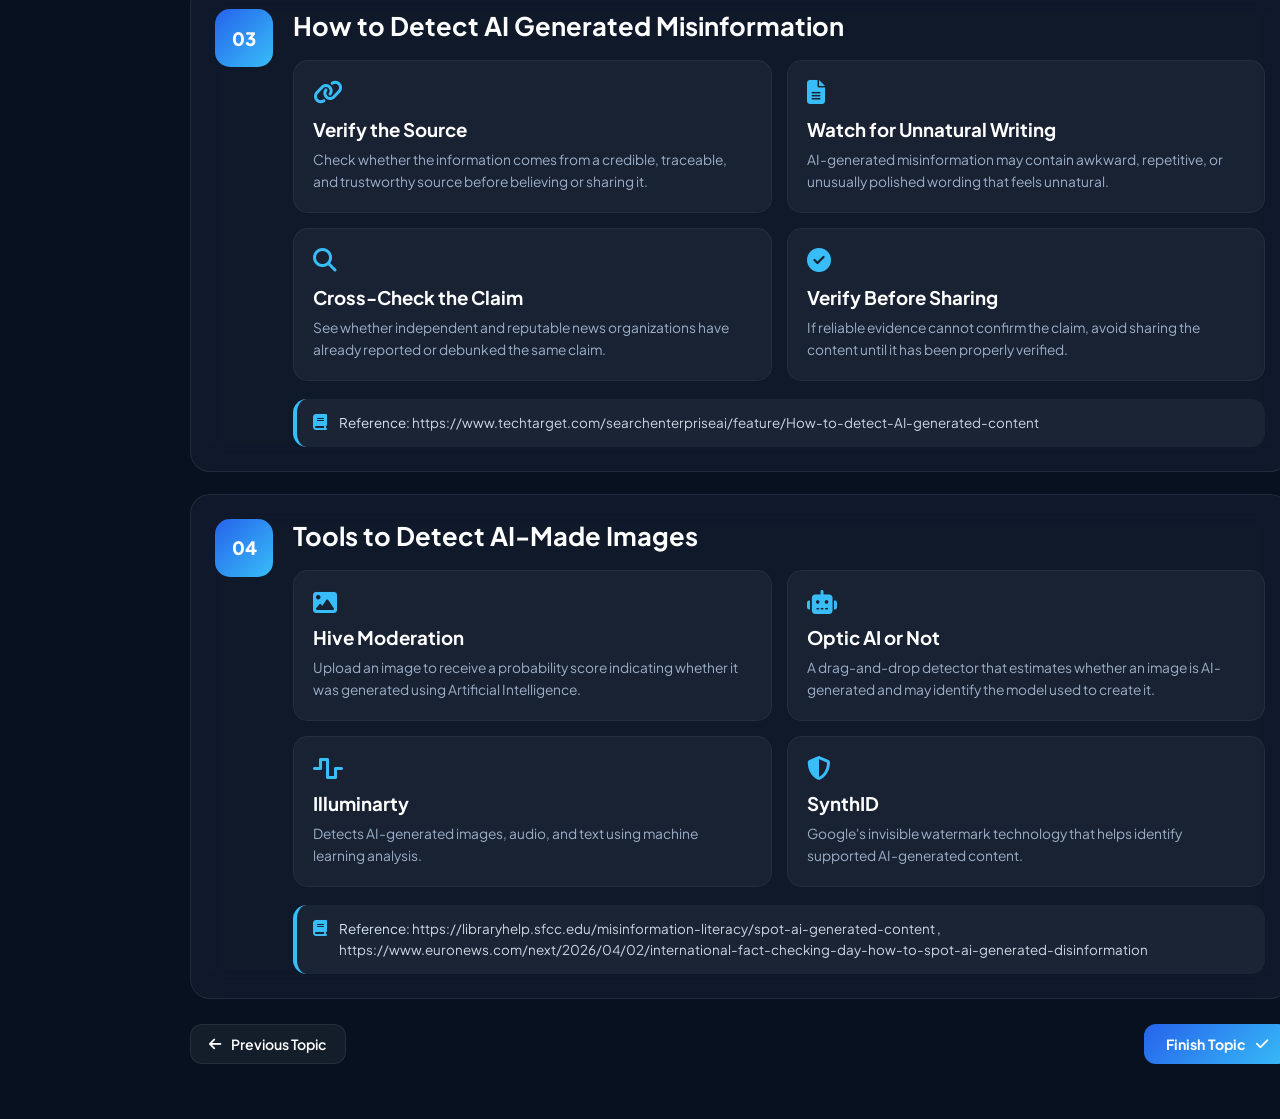
<file: read & learn/Main topics/Ai-text/aitext.html>
<!DOCTYPE html>
<html lang="en">

<head>

    <meta charset="UTF-8">
    <meta name="viewport" content="width=device-width, initial-scale=1.0">

    <title>AI Generated Misinformation | CrediVault</title>

    <link rel="stylesheet" href="aitext.css">

    <link href="https://fonts.googleapis.com/css2?family=Plus+Jakarta+Sans:wght@300;400;500;600;700;800&display=swap" rel="stylesheet">

    <link rel="stylesheet"
        href="https://cdnjs.cloudflare.com/ajax/libs/font-awesome/6.6.0/css/all.min.css">

</head>

<body>

<!-- ==========================================================
BACKGROUND
========================================================== -->

<div class="hero-grid"></div>

<div class="gradient-blob blob-1"></div>
<div class="gradient-blob blob-2"></div>

<!-- QUICK NAVIGATION -->
    <div class="page-layout">

    <button class="mobile-menu-btn" type="button">
        <i class="fa-solid fa-bars"></i>
    </button>
        
    <aside class="quick-nav">

        <span class="quick-nav-title">
            ON THIS PAGE
        </span>

        <a href="#section-01">
        <span class="nav-number">01</span>
        <span>Introduction</span>
    </a>

    <a href="#section-02">
        <span class="nav-number">02</span>
        <span>Key Concerns</span>
    </a>

    <a href="#interactive">
        <span class="nav-number"></span>
        <span>Interactive Challenge</span>
    </a>

    <a href="#section-03">
        <span class="nav-number">03</span>
        <span>How to Detect</span>
    </a>

    <a href="#section-04">
        <span class="nav-number">04</span>
        <span>Tools</span>
    </a>

    </aside>

<!-- ==========================================================
HEADER
========================================================== -->

<header class="ai-header">

    <div class="page-title">

        <span class="page-tag">

            CREDIVAULT

        </span>

        <h1>

            AI Generated Misinformation

        </h1>

        <p>

            Learn how Artificial Intelligence can generate misleading
            text, images, videos, and audio that spread false
            information online. Understand how to recognize AI-generated
            misinformation through practical examples and interactive
            activities.

        </p>

    </div>

</header>

<!-- ==========================================================
PROGRESS
========================================================== -->

<section class="progress-section">

    <div class="progress-info">

        <span>

            Learning Progress

        </span>

        <strong>

            Topic 2 of 2

        </strong>

    </div>

    <div class="progress-bar">

        <div class="progress-fill" style="width:100%;"></div>

    </div>

</section>

<!-- ==========================================================
SECTION 01
========================================================== -->

<section class="content-card" id="section-01">

    <div class="section-number">

        01

    </div>

    <div class="section-content">

        <h2>

            What is AI Generated Misinformation?

        </h2>

        <p>

            AI-generated misinformation is false or misleading content,
            including text, images, videos, or audio, that is created
            or amplified using Artificial Intelligence tools, sometimes
            intentionally to deceive people.

        </p>

        <div class="reference-box">

            <i class="fa-solid fa-book"></i>

            <span>

                Reference:
                
        <a
            href="https://www.ibm.com/think/topics/artificial-intelligence"
            target="_blank"
            rel="noopener noreferrer">
            https://www.ibm.com/think/topics/artificial-intelligence
        </a>

            </span>

        </div>

    </div>

</section>

<!-- ==========================================================
SECTION 02
========================================================== -->

<section class="content-card" id="section-02">

    <div class="section-number">

        02

    </div>

    <div class="section-content">

        <h2>

            Concerns About AI Generated Misinformation

        </h2>

        <div class="concern-grid">

            <div class="concern-card">

                <i class="fa-solid fa-bolt"></i>

                <h3>

                    Fast & Low-Cost Creation

                </h3>

                <p>

                    AI makes it cheaper, faster, and easier to create
                    fake text, images, videos, and audio that can spread
                    rapidly across digital platforms.

                </p>

            </div>

            <div class="concern-card">

                <i class="fa-solid fa-users"></i>

                <h3>

                    Public Manipulation

                </h3>

                <p>

                    AI-generated misinformation can manipulate public
                    perception, damage reputations, and even influence
                    financial markets before the truth is verified.

                </p>

            </div>

            <div class="concern-card">

                <i class="fa-solid fa-chart-line"></i>

                <h3>

                    Real-World Impact

                </h3>

                <p>

                    In May 2023, a fake AI-generated image showing an
                    explosion near the Pentagon spread on social media
                    and briefly caused stock prices to decline before
                    it was debunked.

                </p>

            </div>

        </div>

        <div class="reference-box">

            <i class="fa-solid fa-book"></i>

            <span>

                Reference:
                
        <a
            href="https://www.resolver.com/blog/ai-generated-misinformation-brand-risks/"
            target="_blank"
            rel="noopener noreferrer">
            https://www.resolver.com/blog/ai-generated-misinformation-brand-risks/
        </a>

            </span>

        </div>

    </div>

</section>

<!-- ==========================================================
INTERACTIVE ACTIVITY
========================================================== -->

<section class="activity-card" id="interactive">

    <div class="activity-title">

        <span>

            Interactive Challenge

        </span>

        <h2>

            Which Post Contains AI-Generated Misinformation?

        </h2>

        <p>

            Instructions: Examine both images carefully and select the one that
            appears to contain AI-generated misinformation.
        </p>

    </div>

    <div class="image-game">

        <!-- REAL -->

        <div class="image-option"
            data-answer="wrong">

            <img
                src="images/aireal.jpg"
                alt="Real Image">

            <div class="image-overlay">

                Click to Select

            </div>

        </div>

        <!-- AI -->

        <div class="image-option"
            data-answer="correct">

            <img
                src="images/aifake.jpg"
                alt="AI Generated Image">

            <div class="image-overlay">

                Click to Select

            </div>

        </div>

    </div>

    <div class="feedback-box"
        id="feedbackBox">

        <div class="feedback-icon">

            <i class="fa-solid fa-circle-info"></i>

        </div>

        <div class="feedback-text">

            Feedback will appear here.

        </div>

    </div>

</section>

<!-- ==========================================================
SECTION 03
========================================================== -->

<section class="content-card" id="section-03">

    <div class="section-number">

        03

    </div>

    <div class="section-content">

        <h2>

            How to Detect AI Generated Misinformation

        </h2>



        <!-- ======================================================
        TIPS GRID
        ======================================================= -->

        <div class="tips-grid">

            <div class="tip-card">

                <i class="fa-solid fa-link"></i>

                <h3>

                    Verify the Source

                </h3>

                <p>

                    Check whether the information comes from a credible,
                    traceable, and trustworthy source before believing
                    or sharing it.

                </p>

            </div>


            <div class="tip-card">

                <i class="fa-solid fa-file-lines"></i>

                <h3>

                    Watch for Unnatural Writing
                    
                </h3>


                <p>

                    AI-generated misinformation may contain awkward,
                    repetitive, or unusually polished wording that
                    feels unnatural.

                </p>


            </div>


            <div class="tip-card">

                <i class="fa-solid fa-magnifying-glass"></i>

                <h3>

                    Cross-Check the Claim

                </h3>

                <p>

                    See whether independent and reputable news
                    organizations have already reported or debunked
                    the same claim.

                </p>

            </div>


            <div class="tip-card">

                <i class="fa-solid fa-circle-check"></i>

                <h3>

                    Verify Before Sharing

                </h3>

                <p>

                    If reliable evidence cannot confirm the claim,
                    avoid sharing the content until it has been
                    properly verified.

                </p>

            </div>

        </div>


        <!-- ======================================================
        REFERENCE
        ======================================================= -->

        <div class="reference-box">

            <i class="fa-solid fa-book"></i>

            <span>

                Reference:
                
        <a
            href="https://www.techtarget.com/searchenterpriseai/feature/How-to-detect-AI-generated-content"
            target="_blank"
            rel="noopener noreferrer">
            https://www.techtarget.com/searchenterpriseai/feature/How-to-detect-AI-generated-content
        </a>

            </span>

        </div>


    </div>

</section>

<!-- ==========================================================
SECTION 04
========================================================== -->

<section class="content-card" id="section-04">

    <div class="section-number">

        04

    </div>

    <div class="section-content">

        <h2>

            Tools to Detect AI-Made Images

        </h2>

        <div class="tool-grid">

            <div class="tool-card">

                <i class="fa-solid fa-image"></i>

                <h3>

                    Hive Moderation

                </h3>

                <p>

                    Upload an image to receive a probability score
                    indicating whether it was generated using
                    Artificial Intelligence.

                </p>

            </div>

            <div class="tool-card">

                <i class="fa-solid fa-robot"></i>

                <h3>

                    Optic AI or Not

                </h3>

                <p>

                    A drag-and-drop detector that estimates whether
                    an image is AI-generated and may identify the
                    model used to create it.

                </p>

            </div>

            <div class="tool-card">

                <i class="fa-solid fa-wave-square"></i>

                <h3>

                    Illuminarty

                </h3>

                <p>

                    Detects AI-generated images, audio, and text
                    using machine learning analysis.

                </p>

            </div>

            <div class="tool-card">

                <i class="fa-solid fa-shield-halved"></i>

                <h3>

                    SynthID

                </h3>

                <p>

                    Google's invisible watermark technology that
                    helps identify supported AI-generated content.

                </p>

            </div>

        </div>

        <div class="reference-box">

            <i class="fa-solid fa-book"></i>

            <span>

                Reference:
                
        <a
            href="https://libraryhelp.sfcc.edu/misinformation-literacy/spot-ai-generated-content"
            target="_blank"
            rel="noopener noreferrer">
            https://libraryhelp.sfcc.edu/misinformation-literacy/spot-ai-generated-content
        </a>,

                <br>
      
        <a
            href="https://www.euronews.com/next/2026/04/02/international-fact-checking-day-how-to-spot-ai-generated-disinformation"
            target="_blank"
            rel="noopener noreferrer">
            https://www.euronews.com/next/2026/04/02/international-fact-checking-day-how-to-spot-ai-generated-disinformation
        </a>
                
            </span>

        </div>

    </div>

</section>

<!-- ==========================================================
LESSON NAVIGATION
========================================================== -->

<section class="lesson-navigation">

    <a href="../Ai Manipulation/ai.html"
        class="back-btn">

        <i class="fa-solid fa-arrow-left"></i>

        Previous Topic

    </a>

    <a href="../../rnl.html"
        class="next-btn">

        Finish Topic

        <i class="fa-solid fa-check"></i>

    </a>

</section>

<script src="aitext.js"></script>

</body>
</html>
</file>
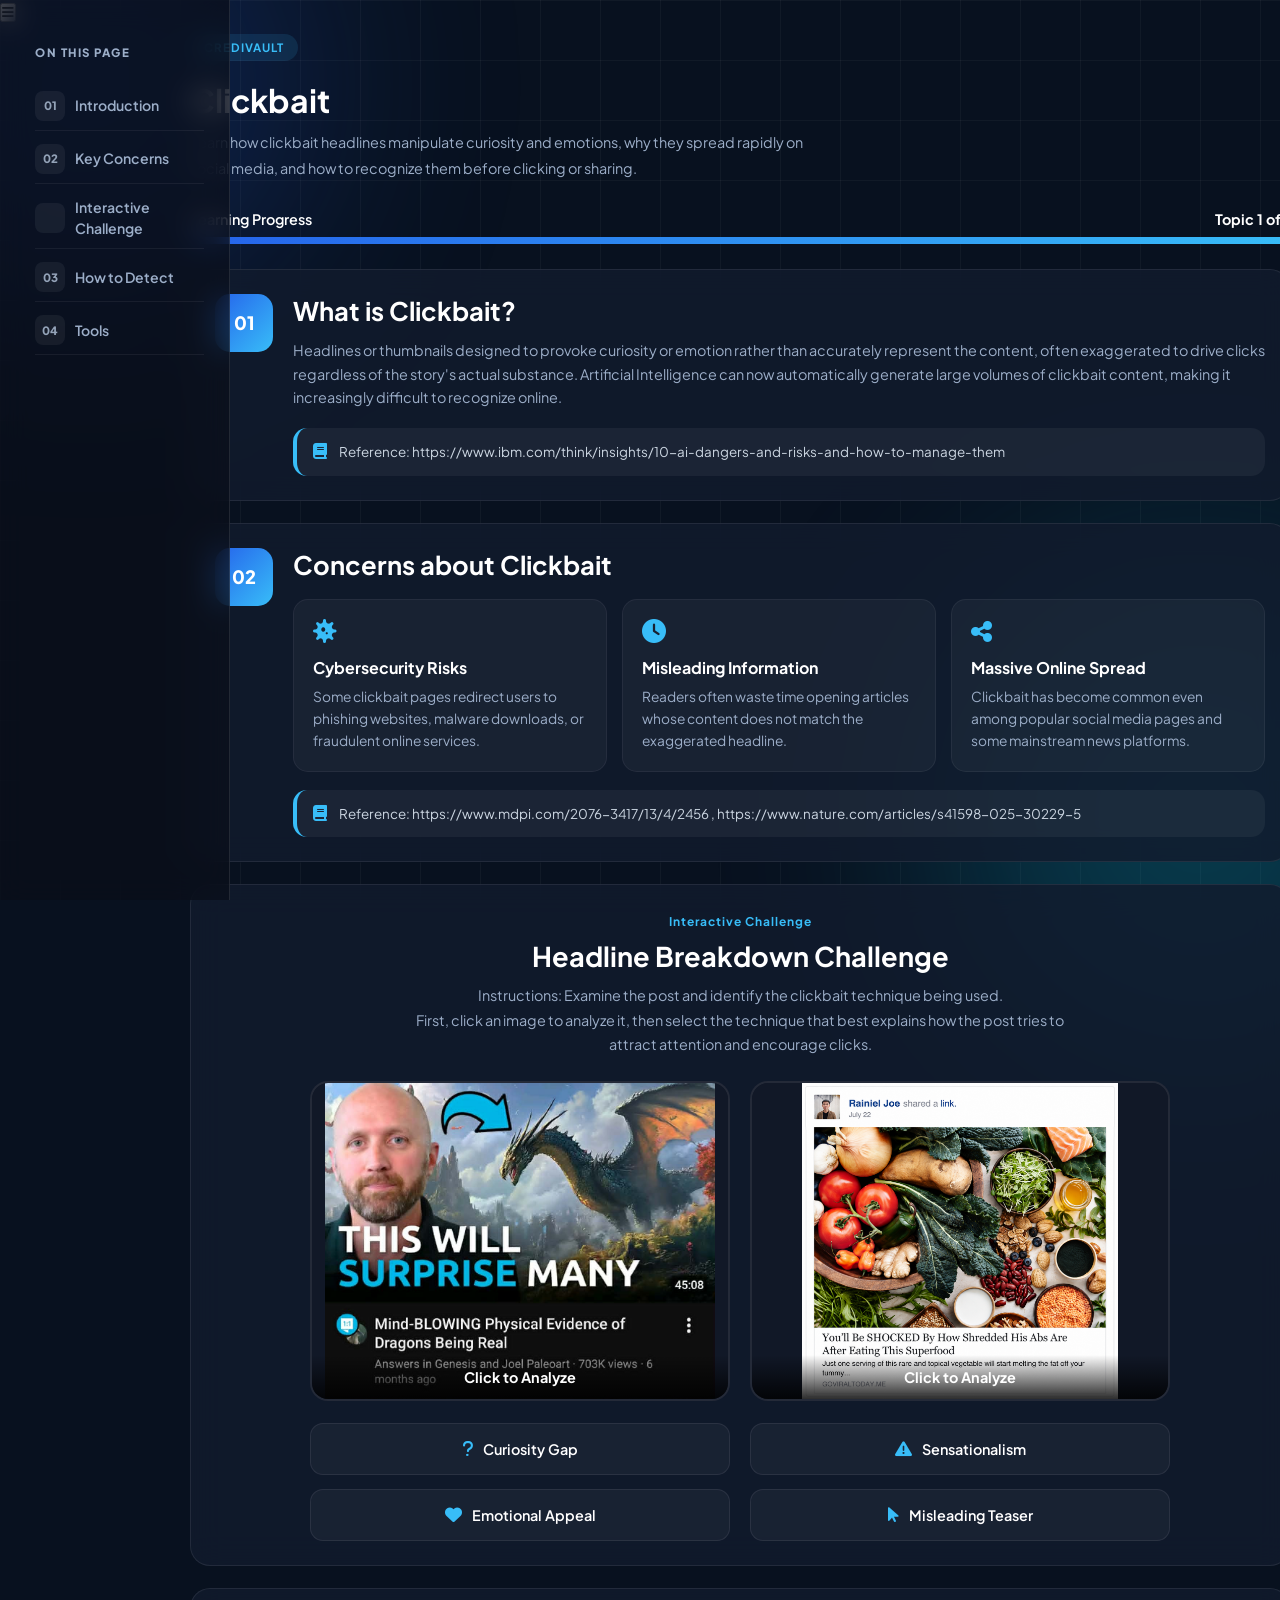
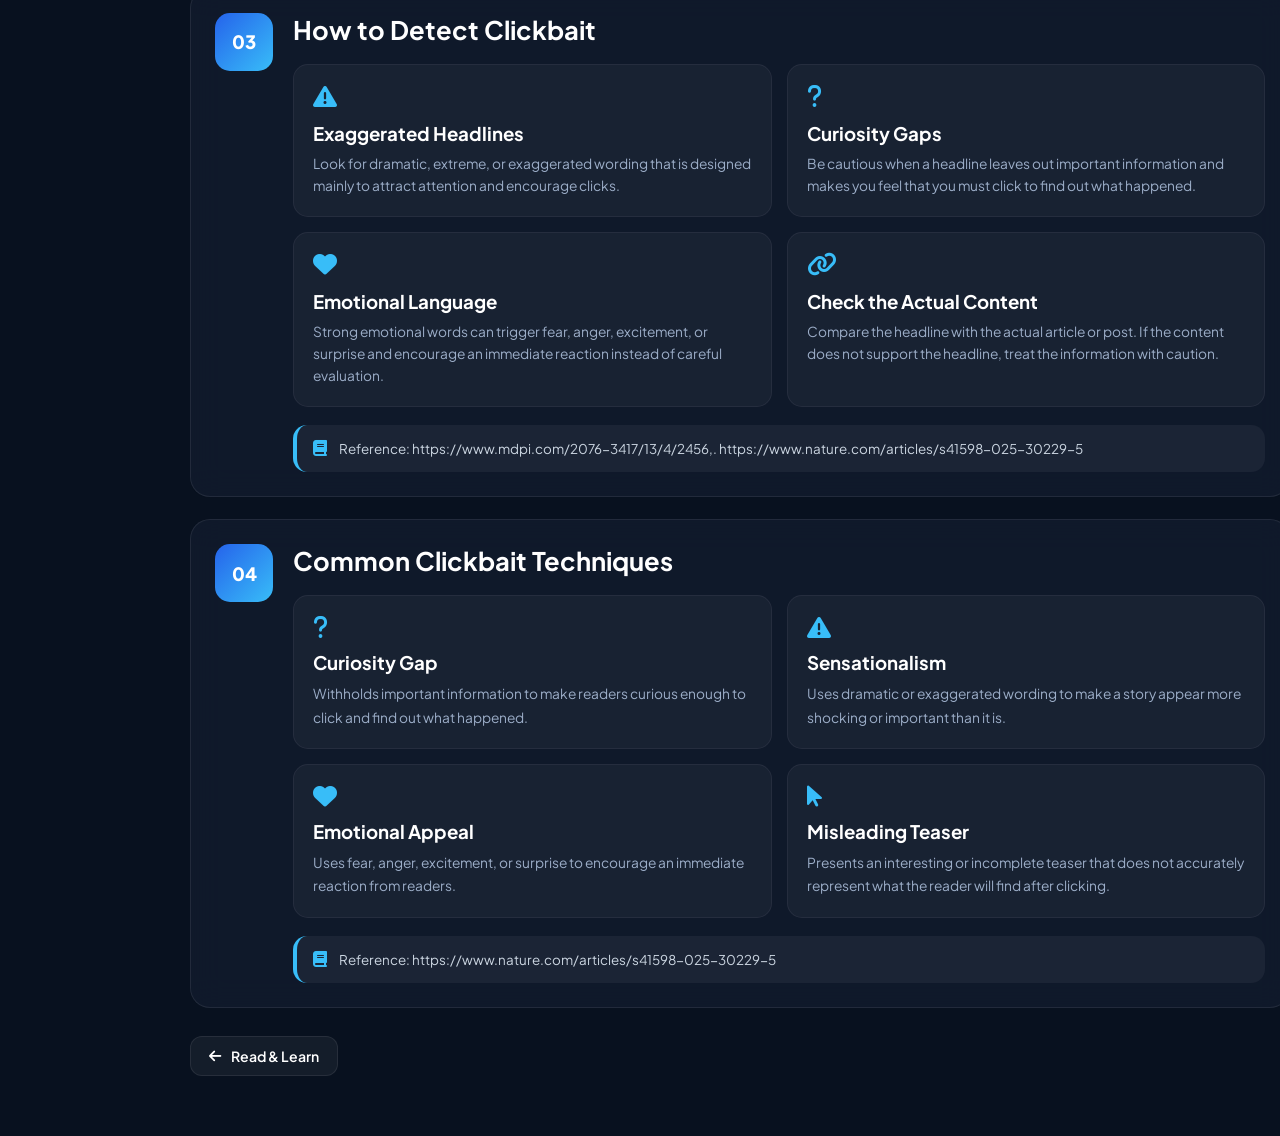
<file: read & learn/Main topics/Clickbait/click.html>
<!DOCTYPE html>
<html lang="en">

<head>

    <meta charset="UTF-8">
    <meta name="viewport" content="width=device-width, initial-scale=1.0">

    <title>Clickbait | CrediVault</title>

    <link rel="stylesheet" href="click.css">

    <link href="https://fonts.googleapis.com/css2?family=Plus+Jakarta+Sans:wght@300;400;500;600;700;800&display=swap" rel="stylesheet">

    <link rel="stylesheet"
        href="https://cdnjs.cloudflare.com/ajax/libs/font-awesome/6.6.0/css/all.min.css">

</head>

<body>

    <!-- ==========================================================
    BACKGROUND
    ========================================================== -->

    <div class="hero-grid"></div>

    <div class="gradient-blob blob-1"></div>
    <div class="gradient-blob blob-2"></div>

    <!-- QUICK NAVIGATION -->
    <div class="page-layout">

    <button class="mobile-menu-btn" type="button">
        <i class="fa-solid fa-bars"></i>
    </button>
        
    <aside class="quick-nav">

        <span class="quick-nav-title">
            ON THIS PAGE
        </span>

        <a href="#section-01">
        <span class="nav-number">01</span>
        <span>Introduction</span>
    </a>

    <a href="#section-02">
        <span class="nav-number">02</span>
        <span>Key Concerns</span>
    </a>

    <a href="#interactive">
        <span class="nav-number"></span>
        <span>Interactive Challenge</span>
    </a>

    <a href="#section-03">
        <span class="nav-number">03</span>
        <span>How to Detect</span>
    </a>

    <a href="#section-04">
        <span class="nav-number">04</span>
        <span>Tools</span>
    </a>

    </aside>


    <!-- ==========================================================
    HEADER
    ========================================================== -->

    <header class="ai-header">

        <div class="page-title">

            <span class="page-tag">

                CREDIVAULT

            </span>

            <h1>

                Clickbait

            </h1>

            <p>

                Learn how clickbait headlines manipulate curiosity and emotions,
                why they spread rapidly on social media, and how to recognize
                them before clicking or sharing.

            </p>

        </div>

    </header>

    <!-- ==========================================================
    PROGRESS
    ========================================================== -->

    <section class="progress-section">

        <div class="progress-info">

            <span>

                Learning Progress

            </span>

            <strong>

                Topic 1 of 1

            </strong>

        </div>

        <div class="progress-bar">

            <div class="progress-fill"></div>

        </div>

    </section>

    <!-- ==========================================================
    WHAT IS CLICKBAIT
    ========================================================== -->

    <section class="content-card" id="section-01">

        <div class="section-number">

            01

        </div>

        <div class="section-content">

            <h2>

                What is Clickbait?

            </h2>

            <p>

                Headlines or thumbnails designed to provoke curiosity or emotion
                rather than accurately represent the content, often exaggerated
                to drive clicks regardless of the story's actual substance.
                Artificial Intelligence can now automatically generate large
                volumes of clickbait content, making it increasingly difficult
                to recognize online.

            </p>

            <div class="reference-box">

                <i class="fa-solid fa-book"></i>

                <span>

                    Reference:
                    <a
            href="https://www.ibm.com/think/insights/10-ai-dangers-and-risks-and-how-to-manage-them"
            target="_blank"
            rel="noopener noreferrer">
            https://www.ibm.com/think/insights/10-ai-dangers-and-risks-and-how-to-manage-them
            </a>

                </span>

            </div>

        </div>

    </section>

    <!-- ==========================================================
    CONCERNS
    ========================================================== -->

    <section class="content-card" id="section-02">

        <div class="section-number">

            02

        </div>

        <div class="section-content">

            <h2>

                Concerns about Clickbait

            </h2>

            <div class="concern-grid">

                <div class="concern-card">

                    <i class="fa-solid fa-virus"></i>

                    <h3>

                        Cybersecurity Risks

                    </h3>

                    <p>

                        Some clickbait pages redirect users to phishing websites,
                        malware downloads, or fraudulent online services.

                    </p>

                </div>

                <div class="concern-card">

                    <i class="fa-solid fa-clock"></i>

                    <h3>

                        Misleading Information

                    </h3>

                    <p>

                        Readers often waste time opening articles whose content
                        does not match the exaggerated headline.

                    </p>

                </div>

                <div class="concern-card">

                    <i class="fa-solid fa-share-nodes"></i>

                    <h3>

                        Massive Online Spread

                    </h3>

                    <p>

                        Clickbait has become common even among popular social media
                        pages and some mainstream news platforms.

                    </p>

                </div>

            </div>

            <div class="reference-box">

    <i class="fa-solid fa-book"></i>

    <span>
        Reference:

        <a
            href="https://www.mdpi.com/2076-3417/13/4/2456"
            target="_blank"
            rel="noopener noreferrer">
            https://www.mdpi.com/2076-3417/13/4/2456
        </a>,

        <a
            href="https://www.nature.com/articles/s41598-025-30229-5"
            target="_blank"
            rel="noopener noreferrer">
            https://www.nature.com/articles/s41598-025-30229-5
        </a>
    </span>

</div>

        </div>

    </section>

<!-- ======================================================
INTERACTIVE CHALLENGE
====================================================== -->

<div class="activity-card" id="interactive">

    <div class="activity-title">

        <span>
            Interactive Challenge
        </span>

        <h2>
            Headline Breakdown Challenge
        </h2>

        <p>
            Instructions: Examine the post and identify the clickbait technique being used. 
        </p>

        <p>
            First, click an image to analyze it, then select the technique that best explains how the post tries to attract attention and encourage clicks.
        </p>

    </div>


    <!-- ==================================================
    IMAGE OPTIONS
    ================================================== -->

    <div class="image-game">

        <!-- BAIT 1 -->

        <div
            class="image-option"
            data-image="bait1"
        >

            <img
                src="images/bait1.jpg"
                alt="Clickbait headline example"
            >

            <div class="image-overlay">
                Click to Analyze
            </div>

        </div>


        <!-- BAIT 2 -->

        <div
            class="image-option"
            data-image="bait2"
        >

            <img
                src="images/bait2.png"
                alt="Social media clickbait example"
            >

            <div class="image-overlay">
                Click to Analyze
            </div>

        </div>

    </div>


    <!-- ==================================================
    TECHNIQUE OPTIONS
    ================================================== -->

    <div class="technique-options">

        <button
            type="button"
            class="technique-btn"
            data-technique="curiosity"
        >

            <i class="fa-solid fa-question"></i>

            Curiosity Gap

        </button>


        <button
            type="button"
            class="technique-btn"
            data-technique="sensationalism"
        >

            <i class="fa-solid fa-triangle-exclamation"></i>

            Sensationalism

        </button>


        <button
            type="button"
            class="technique-btn"
            data-technique="emotional"
        >

            <i class="fa-solid fa-heart"></i>

            Emotional Appeal

        </button>


        <button
            type="button"
            class="technique-btn"
            data-technique="misleading"
        >

            <i class="fa-solid fa-arrow-pointer"></i>

            Misleading Teaser

        </button>

    </div>


    <!-- ==================================================
    FEEDBACK
    ================================================== -->

    <div
        class="feedback-box"
        id="feedbackBox"
    >

        <div class="feedback-icon">

            <i class="fa-solid fa-circle-info"></i>

        </div>


        <div
            class="feedback-text"
            id="feedbackText"
        >

            Click an image first, then choose the clickbait
            technique you think is being used.

        </div>

    </div>

</div>

<!-- ==========================================================
SECTION 03
========================================================== -->

<section class="content-card" id="section-03">

    <div class="section-number">

        03

    </div>

    <div class="section-content">

        <h2>

            How to Detect Clickbait

        </h2>

        <div class="tips-grid">

            <div class="tip-card">

                <i class="fa-solid fa-triangle-exclamation"></i>

                <h3>

                    Exaggerated Headlines

                </h3>

                <p>

                    Look for dramatic, extreme, or exaggerated
                    wording that is designed mainly to attract
                    attention and encourage clicks.

                </p>

            </div>


            <div class="tip-card">

                <i class="fa-solid fa-question"></i>

                <h3>

                    Curiosity Gaps

                </h3>

                <p>

                    Be cautious when a headline leaves out important
                    information and makes you feel that you must click
                    to find out what happened.

                </p>

            </div>


            <div class="tip-card">

                <i class="fa-solid fa-heart"></i>

                <h3>

                    Emotional Language

                </h3>

                <p>

                    Strong emotional words can trigger fear, anger,
                    excitement, or surprise and encourage an immediate
                    reaction instead of careful evaluation.

                </p>

            </div>


            <div class="tip-card">

                <i class="fa-solid fa-link"></i>

                <h3>

                    Check the Actual Content

                </h3>

                <p>

                    Compare the headline with the actual article or
                    post. If the content does not support the headline,
                    treat the information with caution.

                </p>

            </div>

        </div>


        <div class="reference-box">

            <i class="fa-solid fa-book"></i>

            <span>

                Reference:
                <a
            href="https://www.mdpi.com/2076-3417/13/4/2456,. https://www.nature.com/articles/s41598-025-30229-5"
            target="_blank"
            rel="noopener noreferrer">
            https://www.mdpi.com/2076-3417/13/4/2456,. https://www.nature.com/articles/s41598-025-30229-5
            </a>

            </span>

        </div>

    </div>

</section>


<!-- ==========================================================
SECTION 04
========================================================== -->

<section class="content-card" id="section-04">

    <div class="section-number">

        04

    </div>

    <div class="section-content">

        <h2>

            Common Clickbait Techniques

        </h2>

        <div class="tool-grid">

            <div class="tool-card">

                <i class="fa-solid fa-question"></i>

                <h3>

                    Curiosity Gap

                </h3>

                <p>

                    Withholds important information to make readers
                    curious enough to click and find out what happened.

                </p>

            </div>


            <div class="tool-card">

                <i class="fa-solid fa-triangle-exclamation"></i>

                <h3>

                    Sensationalism

                </h3>

                <p>

                    Uses dramatic or exaggerated wording to make a
                    story appear more shocking or important than it is.

                </p>

            </div>


            <div class="tool-card">

                <i class="fa-solid fa-heart"></i>

                <h3>

                    Emotional Appeal

                </h3>

                <p>

                    Uses fear, anger, excitement, or surprise to
                    encourage an immediate reaction from readers.

                </p>

            </div>


            <div class="tool-card">

                <i class="fa-solid fa-arrow-pointer"></i>

                <h3>

                    Misleading Teaser

                </h3>

                <p>

                    Presents an interesting or incomplete teaser that
                    does not accurately represent what the reader will
                    find after clicking.

                </p>

            </div>

        </div>


        <div class="reference-box">

            <i class="fa-solid fa-book"></i>

            <span>

                Reference:
                <a
            href="https://www.nature.com/articles/s41598-025-30229-5"
            target="_blank"
            rel="noopener noreferrer">
            https://www.nature.com/articles/s41598-025-30229-5
            </a>

            </span>

        </div>

    </div>

</section>


<!-- ==========================================================
LESSON NAVIGATION
========================================================== -->

<section class="lesson-navigation">

    <a href="../../rnl.html" class="back-btn">

        <i class="fa-solid fa-arrow-left"></i>

        Read & Learn

    </a>

</section>


<script src="click.js"></script>

</body>

</html>
</file>
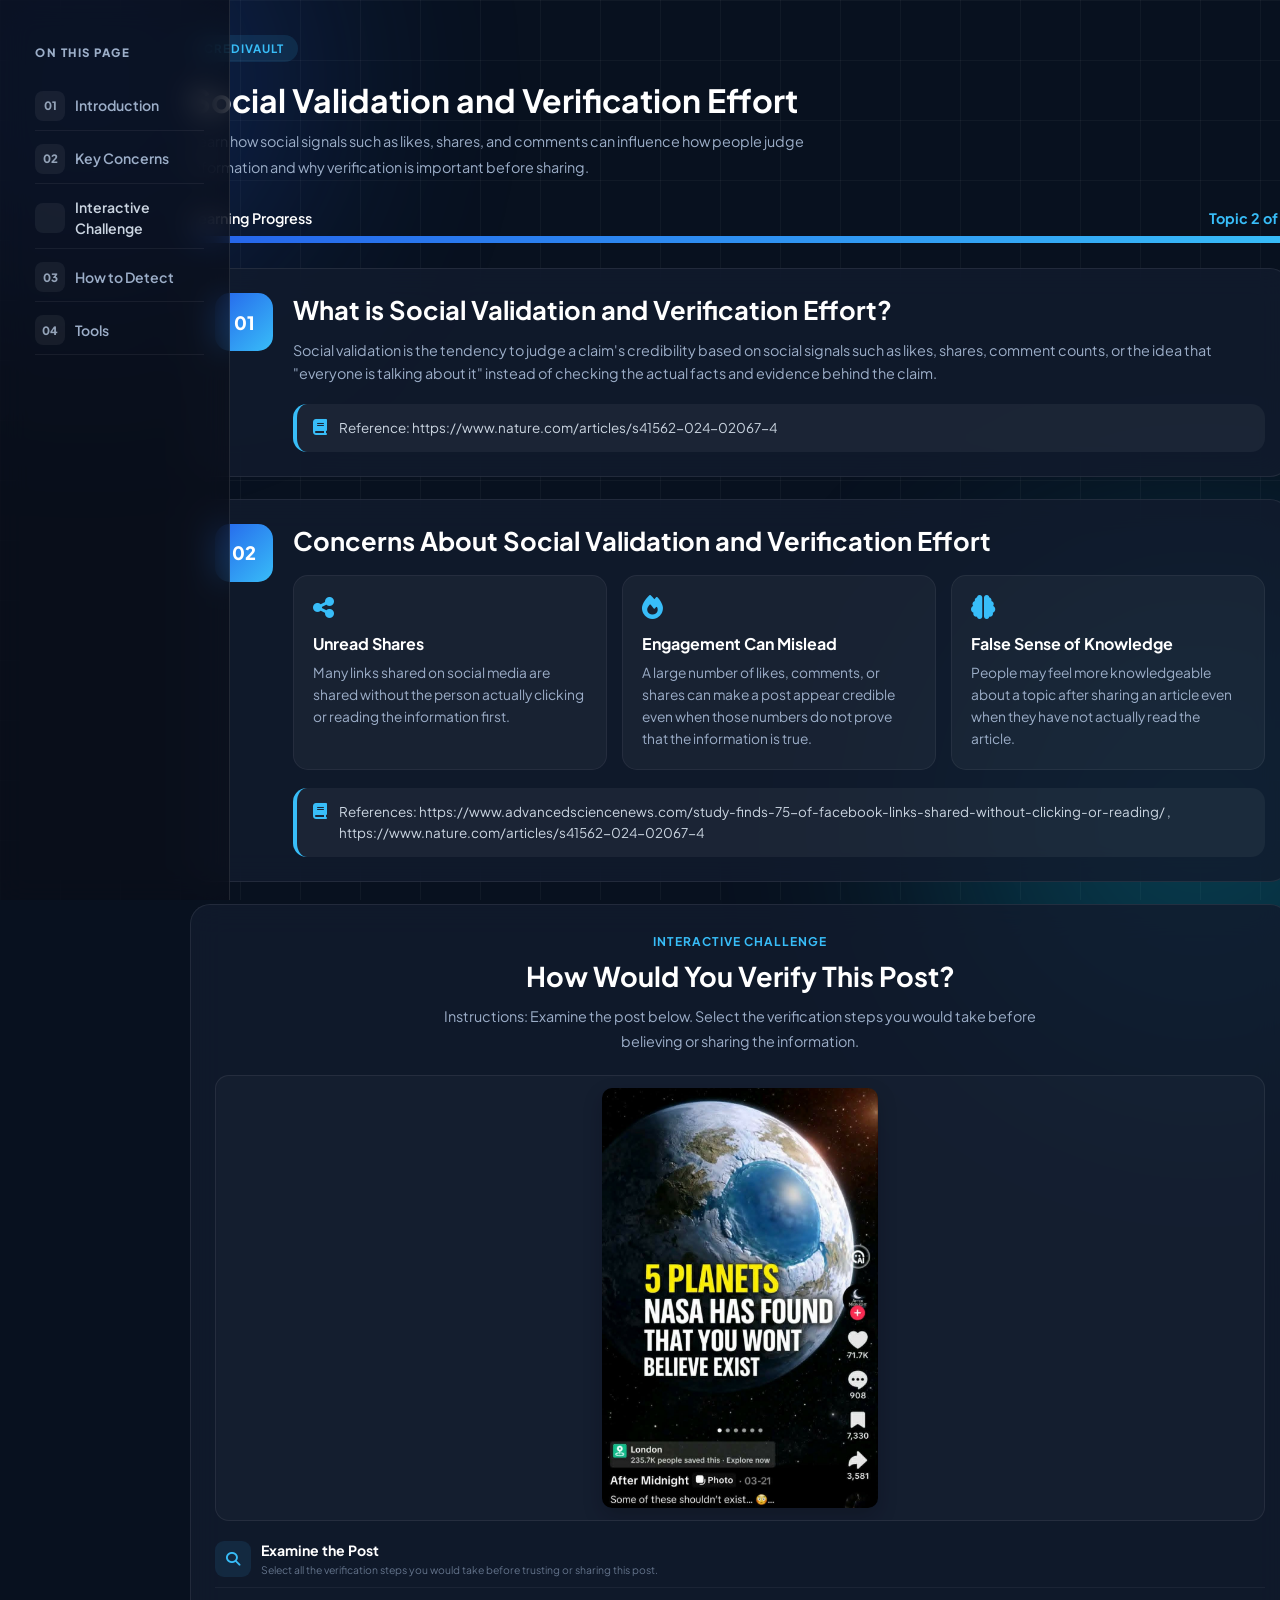
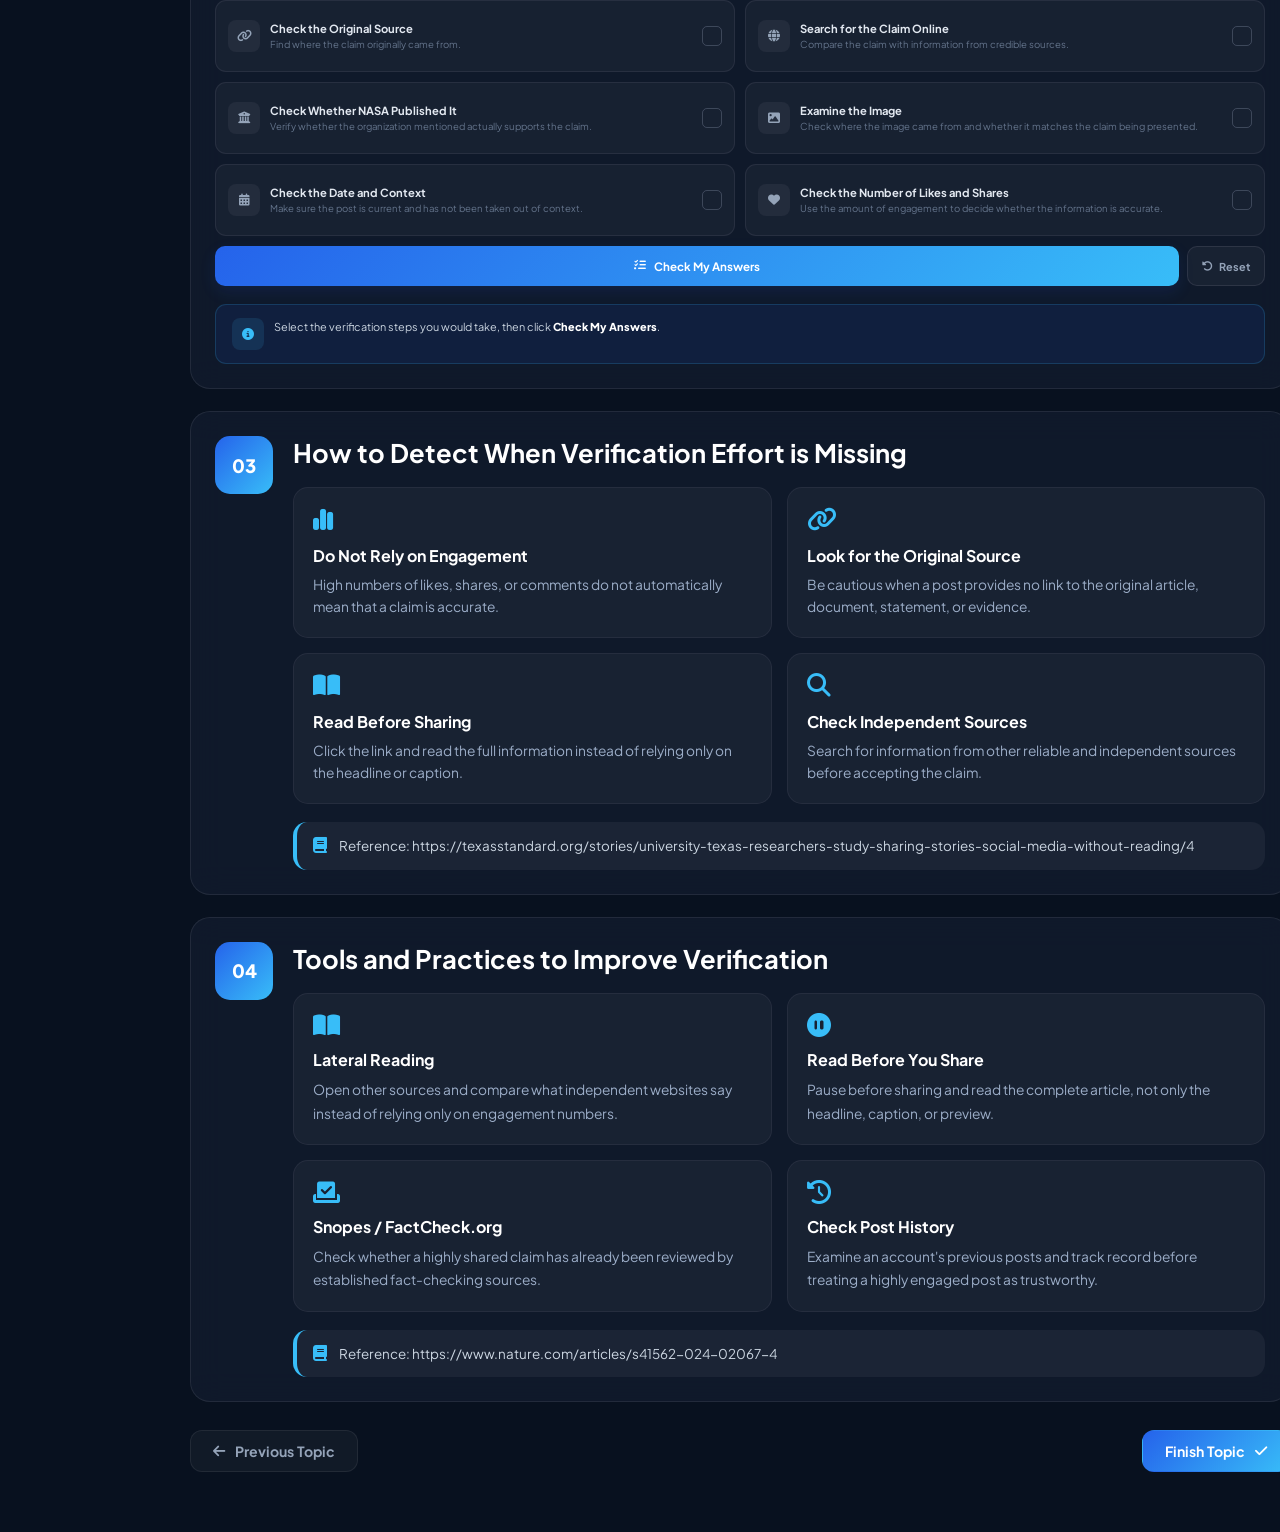
<file: read & learn/Main topics/Cross-Checking/social.html>
<!DOCTYPE html>
<html lang="en">

<head>

    <meta charset="UTF-8">
    <meta name="viewport" content="width=device-width, initial-scale=1.0">

    <title>Social Validation | CrediVault</title>

    <link rel="stylesheet" href="social.css">

    <link
        href="https://fonts.googleapis.com/css2?family=Plus+Jakarta+Sans:wght@300;400;500;600;700;800&display=swap"
        rel="stylesheet">

    <link
        rel="stylesheet"
        href="https://cdnjs.cloudflare.com/ajax/libs/font-awesome/6.6.0/css/all.min.css">

</head>

<body>

<!-- ==========================================================
BACKGROUND
========================================================== -->

<div class="hero-grid"></div>

<div class="gradient-blob blob-1"></div>
<div class="gradient-blob blob-2"></div>


<!-- ==========================================================
QUICK NAVIGATION
========================================================== -->

<div class="page-layout">

    <button class="mobile-menu-btn" type="button">
        <i class="fa-solid fa-bars"></i>
    </button>

    <aside class="quick-nav">

        <span class="quick-nav-title">
            ON THIS PAGE
        </span>

        <a href="#section-01">
            <span class="nav-number">01</span>
            <span>Introduction</span>
        </a>

        <a href="#section-02">
            <span class="nav-number">02</span>
            <span>Key Concerns</span>
        </a>

        <a href="#interactive">
            <span class="nav-number"></span>
            <span>Interactive Challenge</span>
        </a>

        <a href="#section-03">
            <span class="nav-number">03</span>
            <span>How to Detect</span>
        </a>

        <a href="#section-04">
            <span class="nav-number">04</span>
            <span>Tools</span>
        </a>

    </aside>


<!-- ==========================================================
HEADER
========================================================== -->

<header class="ai-header">

    <div class="page-title">

        <span class="page-tag">
            CREDIVAULT
        </span>

        <h1>
            Social Validation and Verification Effort
        </h1>

        <p>
            Learn how social signals such as likes, shares, and
            comments can influence how people judge information
            and why verification is important before sharing.
        </p>

    </div>

</header>


<!-- ==========================================================
PROGRESS
========================================================== -->

<section class="progress-section">

    <div class="progress-info">

        <span>
            Learning Progress
        </span>

        <strong>
            Topic 2 of 2
        </strong>

    </div>

    <div class="progress-bar">

        <div class="progress-fill"></div>

    </div>

</section>


<!-- ==========================================================
TOPIC 1
========================================================== -->

<section class="content-card" id="section-01">

    <div class="section-number">
        01
    </div>

    <div class="section-content">

        <h2>
            What is Social Validation and Verification Effort?
        </h2>

        <p>
            Social validation is the tendency to judge a claim's
            credibility based on social signals such as likes,
            shares, comment counts, or the idea that "everyone is
            talking about it" instead of checking the actual facts
            and evidence behind the claim.
        </p>

        <div class="reference-box">

            <i class="fa-solid fa-book"></i>

            <span>
                Reference:
                
        <a
            href="https://www.nature.com/articles/s41562-024-02067-4"
            target="_blank"
            rel="noopener noreferrer">
            https://www.nature.com/articles/s41562-024-02067-4
        </a>
            </span>

        </div>

    </div>

</section>


<!-- ==========================================================
CONCERNS
========================================================== -->

<section class="content-card" id="section-02">

    <div class="section-number">
        02
    </div>

    <div class="section-content">

        <h2>
            Concerns About Social Validation and Verification Effort
        </h2>

        <div class="concern-grid">

            <div class="concern-card">

                <i class="fa-solid fa-share-nodes"></i>

                <h3>
                    Unread Shares
                </h3>

                <p>
                    Many links shared on social media are shared
                    without the person actually clicking or reading
                    the information first.
                </p>

            </div>


            <div class="concern-card">

                <i class="fa-solid fa-fire"></i>

                <h3>
                    Engagement Can Mislead
                </h3>

                <p>
                    A large number of likes, comments, or shares can
                    make a post appear credible even when those
                    numbers do not prove that the information is true.
                </p>

            </div>


            <div class="concern-card">

                <i class="fa-solid fa-brain"></i>

                <h3>
                    False Sense of Knowledge
                </h3>

                <p>
                    People may feel more knowledgeable about a topic
                    after sharing an article even when they have not
                    actually read the article.
                </p>

            </div>

        </div>


        <div class="reference-box">

            <i class="fa-solid fa-book"></i>

            <span>
                References:
                
        <a
            href="https://www.advancedsciencenews.com/study-finds-75-of-facebook-links-shared-without-clicking-or-reading/"
            target="_blank"
            rel="noopener noreferrer">
            https://www.advancedsciencenews.com/study-finds-75-of-facebook-links-shared-without-clicking-or-reading/
        </a>,

                <br>
      
        <a
            href="https://www.nature.com/articles/s41562-024-02067-4"
            target="_blank"
            rel="noopener noreferrer">
            https://www.nature.com/articles/s41562-024-02067-4
        </a>
                
            </span>

        </div>

    </div>

</section>


<!-- ==========================================================
     INTERACTIVE CHALLENGE
========================================================== -->

<section class="activity-card" id="interactive">

    <!-- ======================================================
         ACTIVITY HEADER
    ======================================================= -->

    <div class="activity-title">

        <span class="activity-label">
            Interactive Challenge
        </span>

        <h2>
            How Would You Verify This Post?
        </h2>

        <p>
            Instructions: Examine the post below. Select the
            verification steps you would take before believing
            or sharing the information.
        </p>

    </div>


    <!-- ======================================================
         SOCIAL MEDIA POST
    ======================================================= -->

    <div class="social-post">

        <img
            src="images/social.jpg"
            alt="Social media post claiming that NASA found five planets"
        >

    </div>


    <!-- ======================================================
         VERIFICATION SECTION
    ======================================================= -->

    <div class="verification-section">

        <!-- ==================================================
             VERIFICATION HEADING
        =================================================== -->

        <div class="verification-heading">

            <div class="verification-heading-icon">
                <i class="fa-solid fa-magnifying-glass"></i>
            </div>

            <div class="verification-heading-text">

                <h3>
                    Examine the Post
                </h3>

                <p>
                    Select all the verification steps you would
                    take before trusting or sharing this post.
                </p>

            </div>

        </div>


        <!-- ==================================================
             VERIFICATION OPTIONS
        =================================================== -->

        <div
            class="verification-options"
            id="verificationOptions"
        >

            <!-- OPTION 1 -->

            <button
                type="button"
                class="verification-option"
                data-answer="correct"
                aria-pressed="false"
            >

                <span class="option-icon">
                    <i class="fa-solid fa-link"></i>
                </span>

                <span class="option-content">

                    <strong>
                        Check the Original Source
                    </strong>

                    <small>
                        Find where the claim originally came from.
                    </small>

                </span>

                <span
                    class="option-check"
                    aria-hidden="true"
                >
                    <i class="fa-solid fa-check"></i>
                </span>

            </button>


            <!-- OPTION 2 -->

            <button
                type="button"
                class="verification-option"
                data-answer="correct"
                aria-pressed="false"
            >

                <span class="option-icon">
                    <i class="fa-solid fa-globe"></i>
                </span>

                <span class="option-content">

                    <strong>
                        Search for the Claim Online
                    </strong>

                    <small>
                        Compare the claim with information from
                        credible sources.
                    </small>

                </span>

                <span
                    class="option-check"
                    aria-hidden="true"
                >
                    <i class="fa-solid fa-check"></i>
                </span>

            </button>


            <!-- OPTION 3 -->

            <button
                type="button"
                class="verification-option"
                data-answer="correct"
                aria-pressed="false"
            >

                <span class="option-icon">
                    <i class="fa-solid fa-building-columns"></i>
                </span>

                <span class="option-content">

                    <strong>
                        Check Whether NASA Published It
                    </strong>

                    <small>
                        Verify whether the organization mentioned
                        actually supports the claim.
                    </small>

                </span>

                <span
                    class="option-check"
                    aria-hidden="true"
                >
                    <i class="fa-solid fa-check"></i>
                </span>

            </button>


            <!-- OPTION 4 -->

            <button
                type="button"
                class="verification-option"
                data-answer="correct"
                aria-pressed="false"
            >

                <span class="option-icon">
                    <i class="fa-solid fa-image"></i>
                </span>

                <span class="option-content">

                    <strong>
                        Examine the Image
                    </strong>

                    <small>
                        Check where the image came from and whether
                        it matches the claim being presented.
                    </small>

                </span>

                <span
                    class="option-check"
                    aria-hidden="true"
                >
                    <i class="fa-solid fa-check"></i>
                </span>

            </button>


            <!-- OPTION 5 -->

            <button
                type="button"
                class="verification-option"
                data-answer="correct"
                aria-pressed="false"
            >

                <span class="option-icon">
                    <i class="fa-solid fa-calendar-days"></i>
                </span>

                <span class="option-content">

                    <strong>
                        Check the Date and Context
                    </strong>

                    <small>
                        Make sure the post is current and has not
                        been taken out of context.
                    </small>

                </span>

                <span
                    class="option-check"
                    aria-hidden="true"
                >
                    <i class="fa-solid fa-check"></i>
                </span>

            </button>


            <!-- OPTION 6 -->

            <button
                type="button"
                class="verification-option"
                data-answer="wrong"
                aria-pressed="false"
            >

                <span class="option-icon">
                    <i class="fa-solid fa-heart"></i>
                </span>

                <span class="option-content">

                    <strong>
                        Check the Number of Likes and Shares
                    </strong>

                    <small>
                        Use the amount of engagement to decide
                        whether the information is accurate.
                    </small>

                </span>

                <span
                    class="option-check"
                    aria-hidden="true"
                >
                    <i class="fa-solid fa-check"></i>
                </span>

            </button>

        </div>


        <!-- ==================================================
             ACTION AREA
        =================================================== -->

        <div class="verification-actions">

            <button
                type="button"
                class="check-answers-btn"
                id="checkAnswersBtn"
            >

                <i class="fa-solid fa-list-check"></i>

                <span>
                    Check My Answers
                </span>

            </button>

            <button
                type="button"
                class="reset-answers-btn"
                id="resetAnswersBtn"
            >

                <i class="fa-solid fa-rotate-left"></i>

                <span>
                    Reset
                </span>

            </button>

        </div>

    </div>


    <!-- ======================================================
         FEEDBACK
    ======================================================= -->

    <div
        class="feedback-box"
        id="feedbackBox"
        aria-live="polite"
    >

        <div class="feedback-icon">

            <i
                class="fa-solid fa-circle-info"
                id="feedbackIcon"
            ></i>

        </div>

        <div
            class="feedback-text"
            id="feedbackText"
        >

            Select the verification steps you would take,
            then click <strong>Check My Answers</strong>.

        </div>

    </div>

</section>


<!-- ==========================================================
HOW TO DETECT
========================================================== -->

<section class="content-card" id="section-03">

    <div class="section-number">
        03
    </div>

    <div class="section-content">

        <h2>
            How to Detect When Verification Effort is Missing
        </h2>

        <div class="tips-grid">

            <div class="tip-card">

                <i class="fa-solid fa-chart-simple"></i>

                <h3>
                    Do Not Rely on Engagement
                </h3>

                <p>
                    High numbers of likes, shares, or comments do
                    not automatically mean that a claim is accurate.
                </p>

            </div>


            <div class="tip-card">

                <i class="fa-solid fa-link"></i>

                <h3>
                    Look for the Original Source
                </h3>

                <p>
                    Be cautious when a post provides no link to the
                    original article, document, statement, or evidence.
                </p>

            </div>


            <div class="tip-card">

                <i class="fa-solid fa-book-open"></i>

                <h3>
                    Read Before Sharing
                </h3>

                <p>
                    Click the link and read the full information
                    instead of relying only on the headline or caption.
                </p>

            </div>


            <div class="tip-card">

                <i class="fa-solid fa-magnifying-glass"></i>

                <h3>
                    Check Independent Sources
                </h3>

                <p>
                    Search for information from other reliable and
                    independent sources before accepting the claim.
                </p>

            </div>

        </div>


        <div class="reference-box">

            <i class="fa-solid fa-book"></i>

            <span>
                Reference:
                
        <a
            href="https://texasstandard.org/stories/university-texas-researchers-study-sharing-stories-social-media-without-reading/4"
            target="_blank"
            rel="noopener noreferrer">
            https://texasstandard.org/stories/university-texas-researchers-study-sharing-stories-social-media-without-reading/4
        </a>

            </span>

        </div>

    </div>

</section>


<!-- ==========================================================
TOOLS / PRACTICES
========================================================== -->

<section class="content-card" id="section-04">

    <div class="section-number">
        04
    </div>

    <div class="section-content">

        <h2>
            Tools and Practices to Improve Verification
        </h2>

        <div class="tool-grid">

            <div class="tool-card">

                <i class="fa-solid fa-book-open"></i>

                <h3>
                    Lateral Reading
                </h3>

                <p>
                    Open other sources and compare what independent
                    websites say instead of relying only on engagement
                    numbers.
                </p>

            </div>


            <div class="tool-card">

                <i class="fa-solid fa-circle-pause"></i>

                <h3>
                    Read Before You Share
                </h3>

                <p>
                    Pause before sharing and read the complete article,
                    not only the headline, caption, or preview.
                </p>

            </div>


            <div class="tool-card">

                <i class="fa-solid fa-check-to-slot"></i>

                <h3>
                    Snopes / FactCheck.org
                </h3>

                <p>
                    Check whether a highly shared claim has already
                    been reviewed by established fact-checking sources.
                </p>

            </div>


            <div class="tool-card">

                <i class="fa-solid fa-clock-rotate-left"></i>

                <h3>
                    Check Post History
                </h3>

                <p>
                    Examine an account's previous posts and track
                    record before treating a highly engaged post
                    as trustworthy.
                </p>

            </div>

        </div>


        <div class="reference-box">

            <i class="fa-solid fa-book"></i>

            <span>
                Reference:
                
        <a
            href="https://www.nature.com/articles/s41562-024-02067-4"
            target="_blank"
            rel="noopener noreferrer">
            https://www.nature.com/articles/s41562-024-02067-4
        </a>

            </span>

        </div>

    </div>

</section>


<!-- ==========================================================
NEXT LESSON
========================================================== -->

<section class="lesson-navigation">

    <a href="../Cross-Checking/source.html" class="back-btn">

        <i class="fa-solid fa-arrow-left"></i>

        Previous Topic

    </a>


    <a href="../../rnl.html"
        class="next-btn">

        Finish Topic

        <i class="fa-solid fa-check"></i>

    </a>

</section>


<script src="social.js"></script>

</body>

</html>
</file>
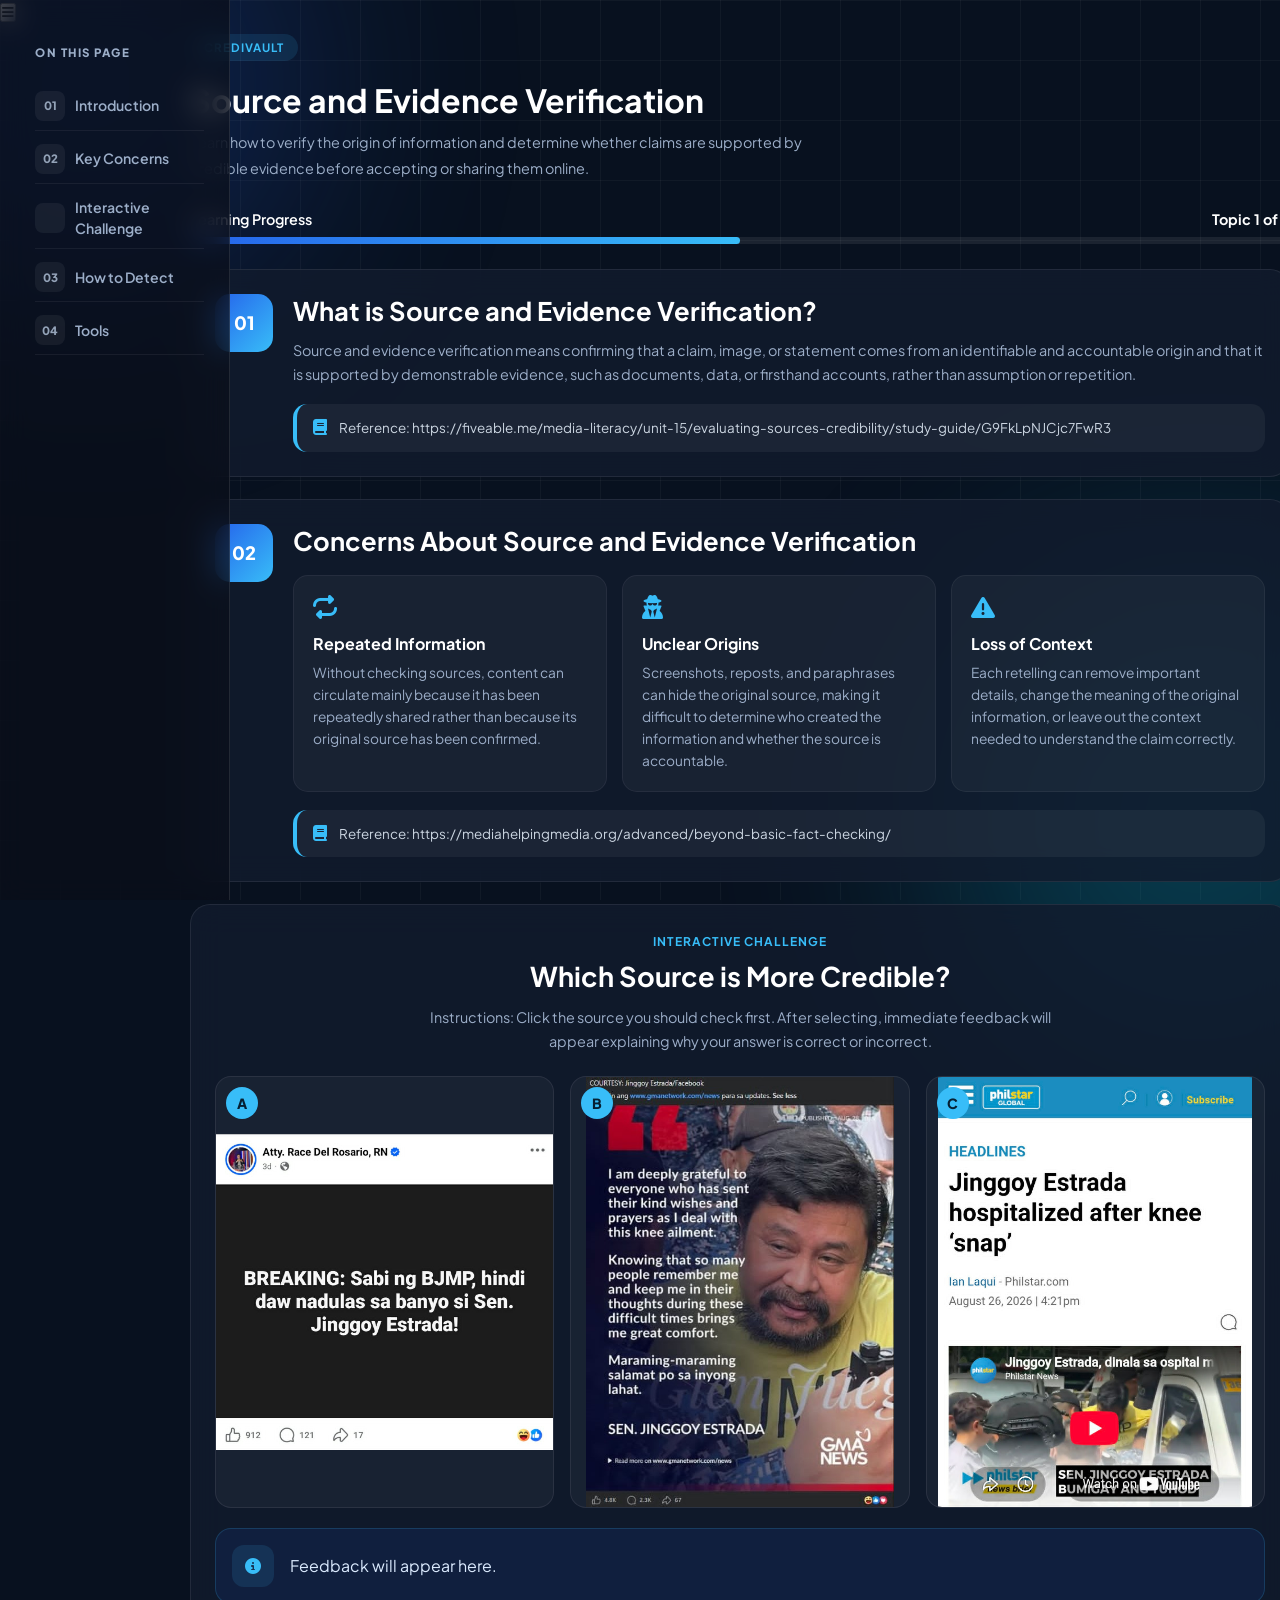
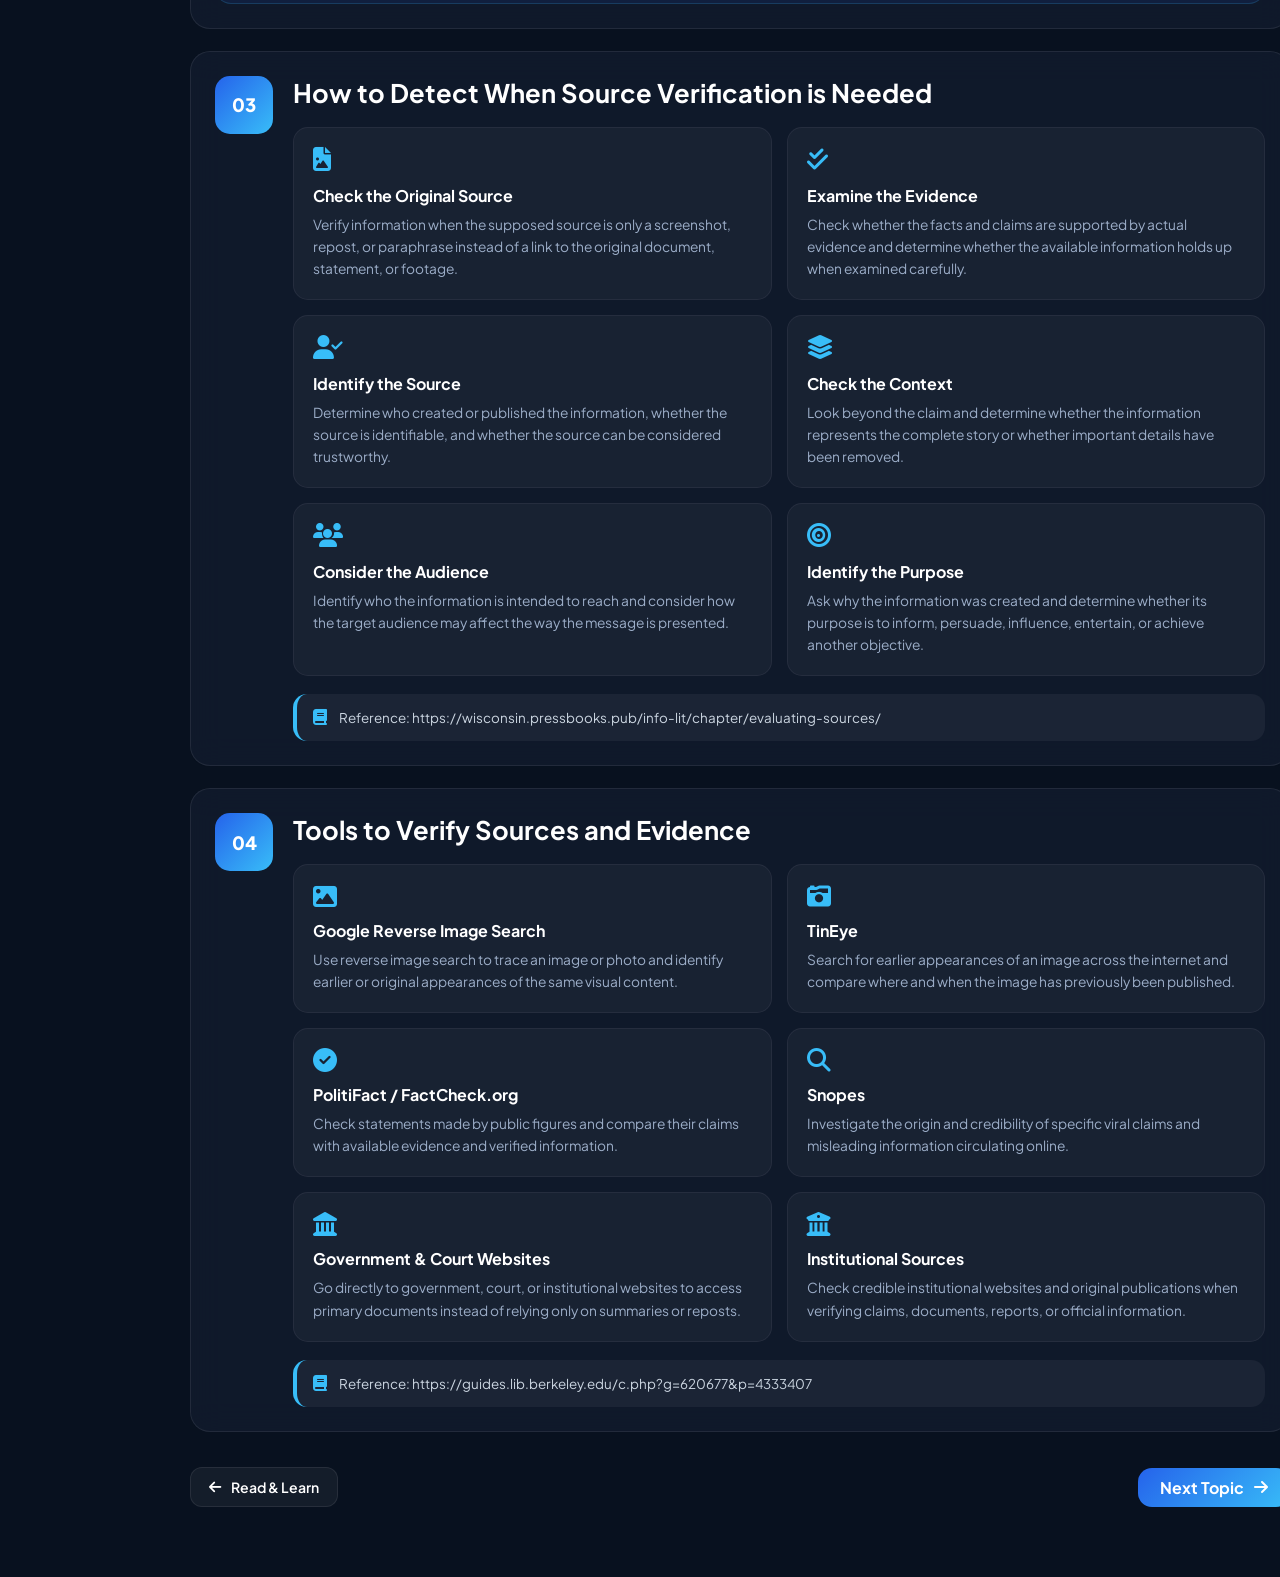
<file: read & learn/Main topics/Cross-Checking/source.html>
<!DOCTYPE html>
<html lang="en">

<head>

    <meta charset="UTF-8">
    <meta name="viewport" content="width=device-width, initial-scale=1.0">

    <title>Source and Evidence Verification | CrediVault</title>

    <link rel="stylesheet" href="source.css">

    <link href="https://fonts.googleapis.com/css2?family=Plus+Jakarta+Sans:wght@300;400;500;600;700;800&display=swap"
        rel="stylesheet">

    <link rel="stylesheet"
        href="https://cdnjs.cloudflare.com/ajax/libs/font-awesome/6.6.0/css/all.min.css">

</head>

<body>

<!-- ==========================================================
BACKGROUND
========================================================== -->

<div class="hero-grid"></div>

<div class="gradient-blob blob-1"></div>
<div class="gradient-blob blob-2"></div>


<!-- ==========================================================
QUICK NAVIGATION
========================================================== -->

<div class="page-layout">

    <button class="mobile-menu-btn" type="button">
        <i class="fa-solid fa-bars"></i>
    </button>

    <aside class="quick-nav">

        <span class="quick-nav-title">
            ON THIS PAGE
        </span>

        <a href="#section-01">
            <span class="nav-number">01</span>
            <span>Introduction</span>
        </a>

        <a href="#section-02">
            <span class="nav-number">02</span>
            <span>Key Concerns</span>
        </a>

        <a href="#interactive">
            <span class="nav-number"></span>
            <span>Interactive Challenge</span>
        </a>

        <a href="#section-03">
            <span class="nav-number">03</span>
            <span>How to Detect</span>
        </a>

        <a href="#section-04">
            <span class="nav-number">04</span>
            <span>Tools</span>
        </a>

    </aside>


<!-- ==========================================================
HEADER
========================================================== -->

<header class="ai-header">

    <div class="page-title">

        <span class="page-tag">
            CREDIVAULT
        </span>

        <h1>
            Source and Evidence Verification
        </h1>

        <p>
            Learn how to verify the origin of information and determine
            whether claims are supported by credible evidence before
            accepting or sharing them online.
        </p>

    </div>

</header>


<!-- ==========================================================
PROGRESS
========================================================== -->

<section class="progress-section">

    <div class="progress-info">

        <span>
            Learning Progress
        </span>

        <strong>
            Topic 1 of 2
        </strong>

    </div>

    <div class="progress-bar">

        <div class="progress-fill"></div>

    </div>

</section>


<!-- ==========================================================
TOPIC 1
========================================================== -->

<section class="content-card" id="section-01">

    <div class="section-number">
        01
    </div>

    <div class="section-content">

        <h2>
            What is Source and Evidence Verification?
        </h2>

        <p>
            Source and evidence verification means confirming that a claim, image,
            or statement comes from an identifiable and accountable origin and that 
            it is supported by demonstrable evidence, such as documents, data, or firsthand accounts,
            rather than assumption or repetition.
        </p>

        <div class="reference-box">

            <i class="fa-solid fa-book"></i>

            <span>

                Reference:
                
        <a
            href="https://fiveable.me/media-literacy/unit-15/evaluating-sources-credibility/study-guide/G9FkLpNJCjc7FwR3"
            target="_blank"
            rel="noopener noreferrer">
            https://fiveable.me/media-literacy/unit-15/evaluating-sources-credibility/study-guide/G9FkLpNJCjc7FwR3
        </a>

            </span>

        </div>

    </div>

</section>


<!-- ==========================================================
CONCERNS
========================================================== -->

<section class="content-card" id="section-02">

    <div class="section-number">
        02
    </div>

    <div class="section-content">

        <h2>
            Concerns About Source and Evidence Verification
        </h2>

        <div class="concern-grid">

            <div class="concern-card">

                <i class="fa-solid fa-repeat"></i>

                <h3>
                    Repeated Information
                </h3>

                <p>
                    Without checking sources, content can circulate
                    mainly because it has been repeatedly shared rather
                    than because its original source has been confirmed.
                </p>

            </div>


            <div class="concern-card">

                <i class="fa-solid fa-user-secret"></i>

                <h3>
                    Unclear Origins
                </h3>

                <p>
                    Screenshots, reposts, and paraphrases can hide the
                    original source, making it difficult to determine
                    who created the information and whether the source
                    is accountable.
                </p>

            </div>


            <div class="concern-card">

                <i class="fa-solid fa-triangle-exclamation"></i>

                <h3>
                    Loss of Context
                </h3>

                <p>
                    Each retelling can remove important details,
                    change the meaning of the original information,
                    or leave out the context needed to understand
                    the claim correctly.
                </p>

            </div>

        </div>


        <div class="reference-box">

            <i class="fa-solid fa-book"></i>

            <span>

                Reference:
                
        <a
            href="https://mediahelpingmedia.org/advanced/beyond-basic-fact-checking/"
            target="_blank"
            rel="noopener noreferrer">
            https://mediahelpingmedia.org/advanced/beyond-basic-fact-checking/
        </a>

            </span>

        </div>

    </div>

</section>


<!-- ==========================================================
     INTERACTIVE ACTIVITY
========================================================== -->

<section class="activity-card" id="interactive">

    <!-- ACTIVITY TITLE -->
    <div class="activity-title">

        <span class="activity-label">
            Interactive Challenge
        </span>

        <h2>
            Which Source is More Credible?
        </h2>

        <p>
            Instructions: Click the source you should check first.
            After selecting, immediate feedback will appear explaining
            why your answer is correct or incorrect.
        </p>

    </div>


    <!-- ======================================================
         SOURCE OPTIONS
    ======================================================= -->

    <div class="image-game">

        <!-- SOURCE 1 — VIRAL POST -->

        <div class="image-option"
             data-answer="wrong">

            <div class="source-label">
                A
            </div>

            <img src="images/source1.jpg"
                 alt="Viral social media post">

        </div>


        <!-- SOURCE 2 — NEWS ARTICLE -->

        <div class="image-option"
             data-answer="wrong">

            <div class="source-label">
                B
            </div>

            <img src="images/source2.jpg"
                 alt="News article screenshot">

        </div>


        <!-- SOURCE 3 — OFFICIAL SOURCE -->

        <div class="image-option"
             data-answer="correct">

            <div class="source-label">
                C
            </div>

            <img src="images/source3.jpg"
                 alt="Official source screenshot">

        </div>

    </div>


    <!-- ======================================================
         FEEDBACK
    ======================================================= -->

    <div class="feedback-box" id="feedbackBox">

        <div class="feedback-icon">

            <i class="fa-solid fa-circle-info"></i>

        </div>

        <div class="feedback-text">

            Feedback will appear here.

        </div>

    </div>

</section>


<!-- ==========================================================
HOW TO DETECT
========================================================== -->

<section class="content-card" id="section-03">

    <div class="section-number">
        03
    </div>

    <div class="section-content">

        <h2>
            How to Detect When Source Verification is Needed
        </h2>

        <div class="tips-grid">

            <div class="tip-card">

                <i class="fa-solid fa-file-image"></i>

                <h3>
                    Check the Original Source
                </h3>

                <p>
                    Verify information when the supposed source is only
                    a screenshot, repost, or paraphrase instead of a link
                    to the original document, statement, or footage.
                </p>

            </div>


            <div class="tip-card">

                <i class="fa-solid fa-check-double"></i>

                <h3>
                    Examine the Evidence
                </h3>

                <p>
                    Check whether the facts and claims are supported by
                    actual evidence and determine whether the available
                    information holds up when examined carefully.
                </p>

            </div>


            <div class="tip-card">

                <i class="fa-solid fa-user-check"></i>

                <h3>
                    Identify the Source
                </h3>

                <p>
                    Determine who created or published the information,
                    whether the source is identifiable, and whether the
                    source can be considered trustworthy.
                </p>

            </div>


            <div class="tip-card">

                <i class="fa-solid fa-layer-group"></i>

                <h3>
                    Check the Context
                </h3>

                <p>
                    Look beyond the claim and determine whether the
                    information represents the complete story or whether
                    important details have been removed.
                </p>

            </div>


            <div class="tip-card">

                <i class="fa-solid fa-users"></i>

                <h3>
                    Consider the Audience
                </h3>

                <p>
                    Identify who the information is intended to reach
                    and consider how the target audience may affect the
                    way the message is presented.
                </p>

            </div>


            <div class="tip-card">

                <i class="fa-solid fa-bullseye"></i>

                <h3>
                    Identify the Purpose
                </h3>

                <p>
                    Ask why the information was created and determine
                    whether its purpose is to inform, persuade, influence,
                    entertain, or achieve another objective.
                </p>

            </div>

        </div>


        <div class="reference-box">

            <i class="fa-solid fa-book"></i>

            <span>

                Reference:
                
        <a
            href="https://wisconsin.pressbooks.pub/info-lit/chapter/evaluating-sources/"
            target="_blank"
            rel="noopener noreferrer">
            https://wisconsin.pressbooks.pub/info-lit/chapter/evaluating-sources/
        </a>
                

            </span>

        </div>

    </div>

</section>


<!-- ==========================================================
TOOLS
========================================================== -->

<section class="content-card" id="section-04">

    <div class="section-number">
        04
    </div>

    <div class="section-content">

        <h2>
            Tools to Verify Sources and Evidence
        </h2>

        <div class="tool-grid">


            <div class="tool-card">

                <i class="fa-solid fa-image"></i>

                <h3>
                    Google Reverse Image Search
                </h3>

                <p>
                    Use reverse image search to trace an image or photo
                    and identify earlier or original appearances of the
                    same visual content.
                </p>

            </div>


            <div class="tool-card">

                <i class="fa-solid fa-camera-retro"></i>

                <h3>
                    TinEye
                </h3>

                <p>
                    Search for earlier appearances of an image across
                    the internet and compare where and when the image
                    has previously been published.
                </p>

            </div>


            <div class="tool-card">

                <i class="fa-solid fa-check-circle"></i>

                <h3>
                    PolitiFact / FactCheck.org
                </h3>

                <p>
                    Check statements made by public figures and compare
                    their claims with available evidence and verified
                    information.
                </p>

            </div>


            <div class="tool-card">

                <i class="fa-solid fa-magnifying-glass"></i>

                <h3>
                    Snopes
                </h3>

                <p>
                    Investigate the origin and credibility of specific
                    viral claims and misleading information circulating
                    online.
                </p>

            </div>


            <div class="tool-card">

                <i class="fa-solid fa-landmark"></i>

                <h3>
                    Government & Court Websites
                </h3>

                <p>
                    Go directly to government, court, or institutional
                    websites to access primary documents instead of
                    relying only on summaries or reposts.
                </p>

            </div>


            <div class="tool-card">

                <i class="fa-solid fa-building-columns"></i>

                <h3>
                    Institutional Sources
                </h3>

                <p>
                    Check credible institutional websites and original
                    publications when verifying claims, documents,
                    reports, or official information.
                </p>

            </div>

        </div>


        <div class="reference-box">

            <i class="fa-solid fa-book"></i>

            <span>

                Reference:
               
        <a
            href="https://guides.lib.berkeley.edu/c.php?g=620677&p=4333407"
            target="_blank"
            rel="noopener noreferrer">
            https://guides.lib.berkeley.edu/c.php?g=620677&p=4333407
        </a>

            </span>

        </div>

    </div>

</section>


<!-- ==========================================================
NEXT LESSON
========================================================== -->

<section class="lesson-navigation">

    <a href="../../rnl.html" class="back-btn">

        <i class="fa-solid fa-arrow-left"></i>

        Read & Learn

    </a>


    <a href="../Cross-Checking/social.html" class="next-btn">

        Next Topic

        <i class="fa-solid fa-arrow-right"></i>

    </a>

</section>


<script src="source.js"></script>

</body>

</html>
</file>
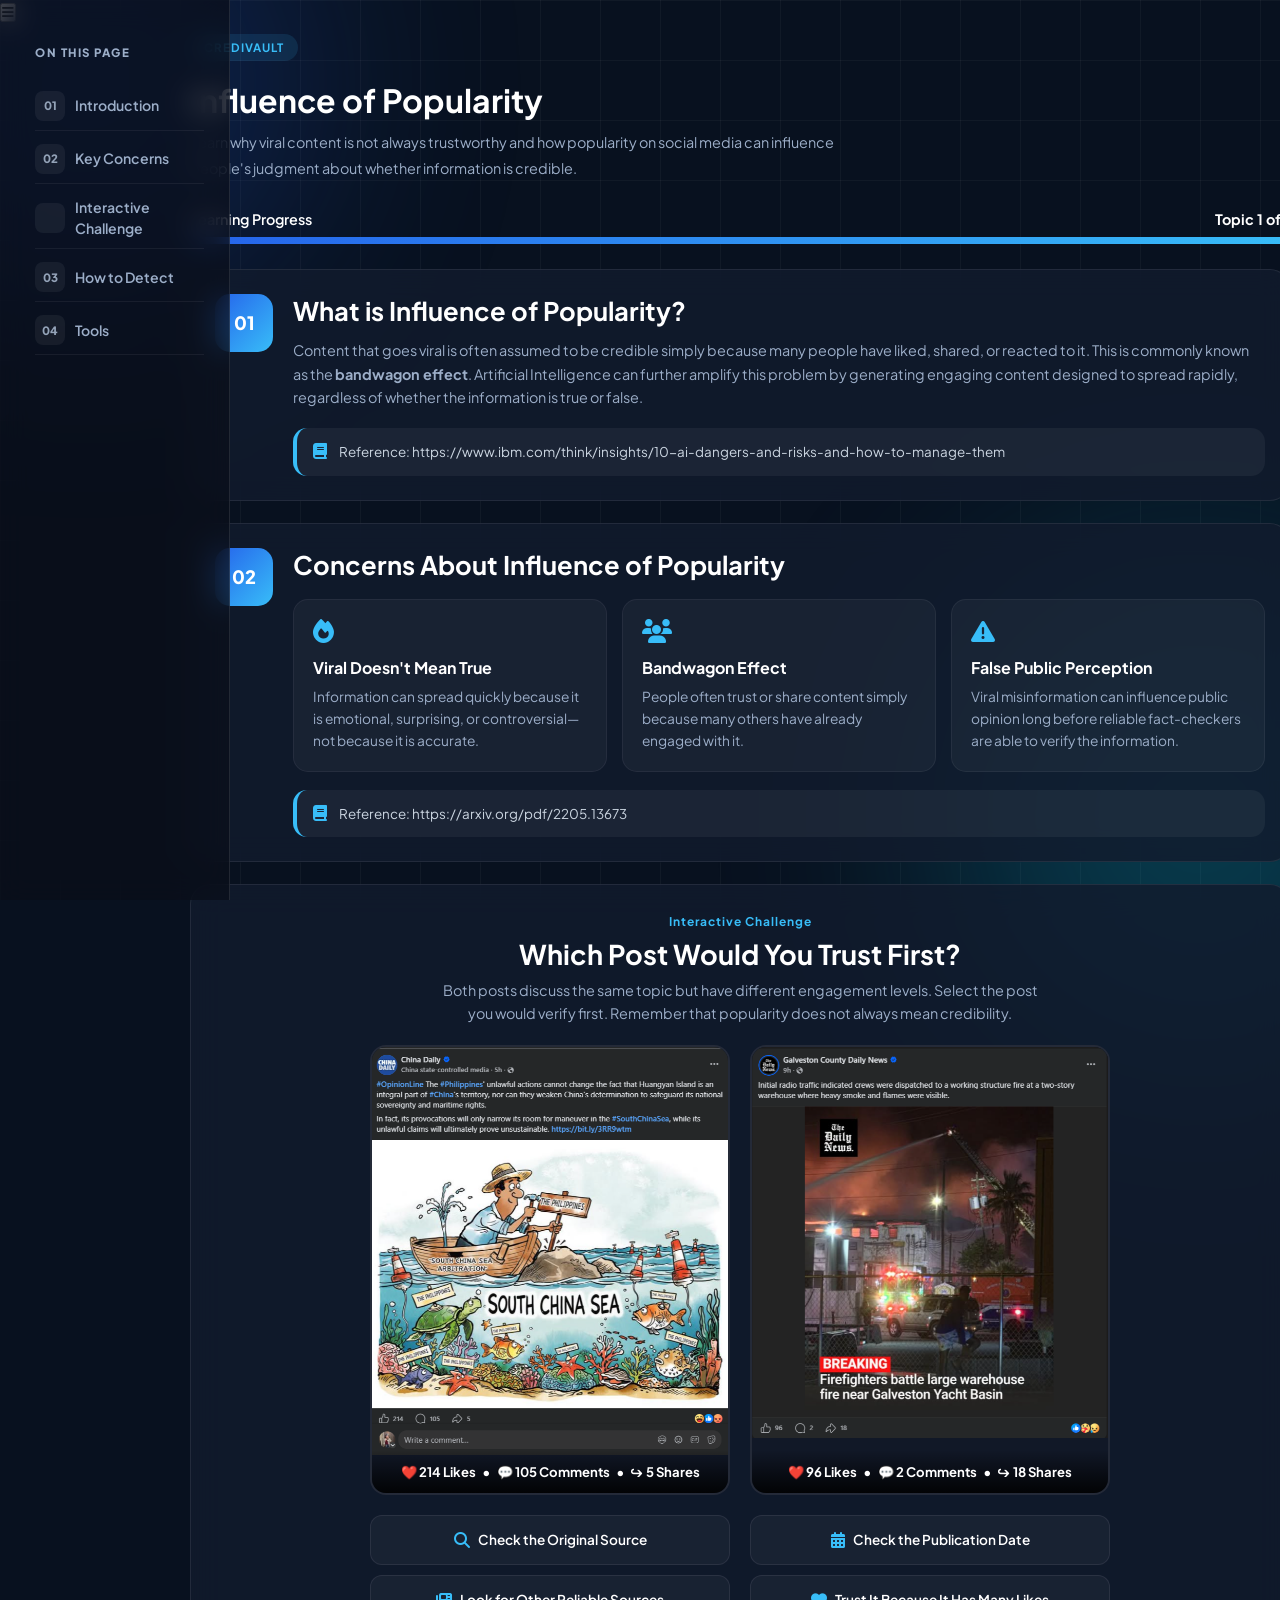
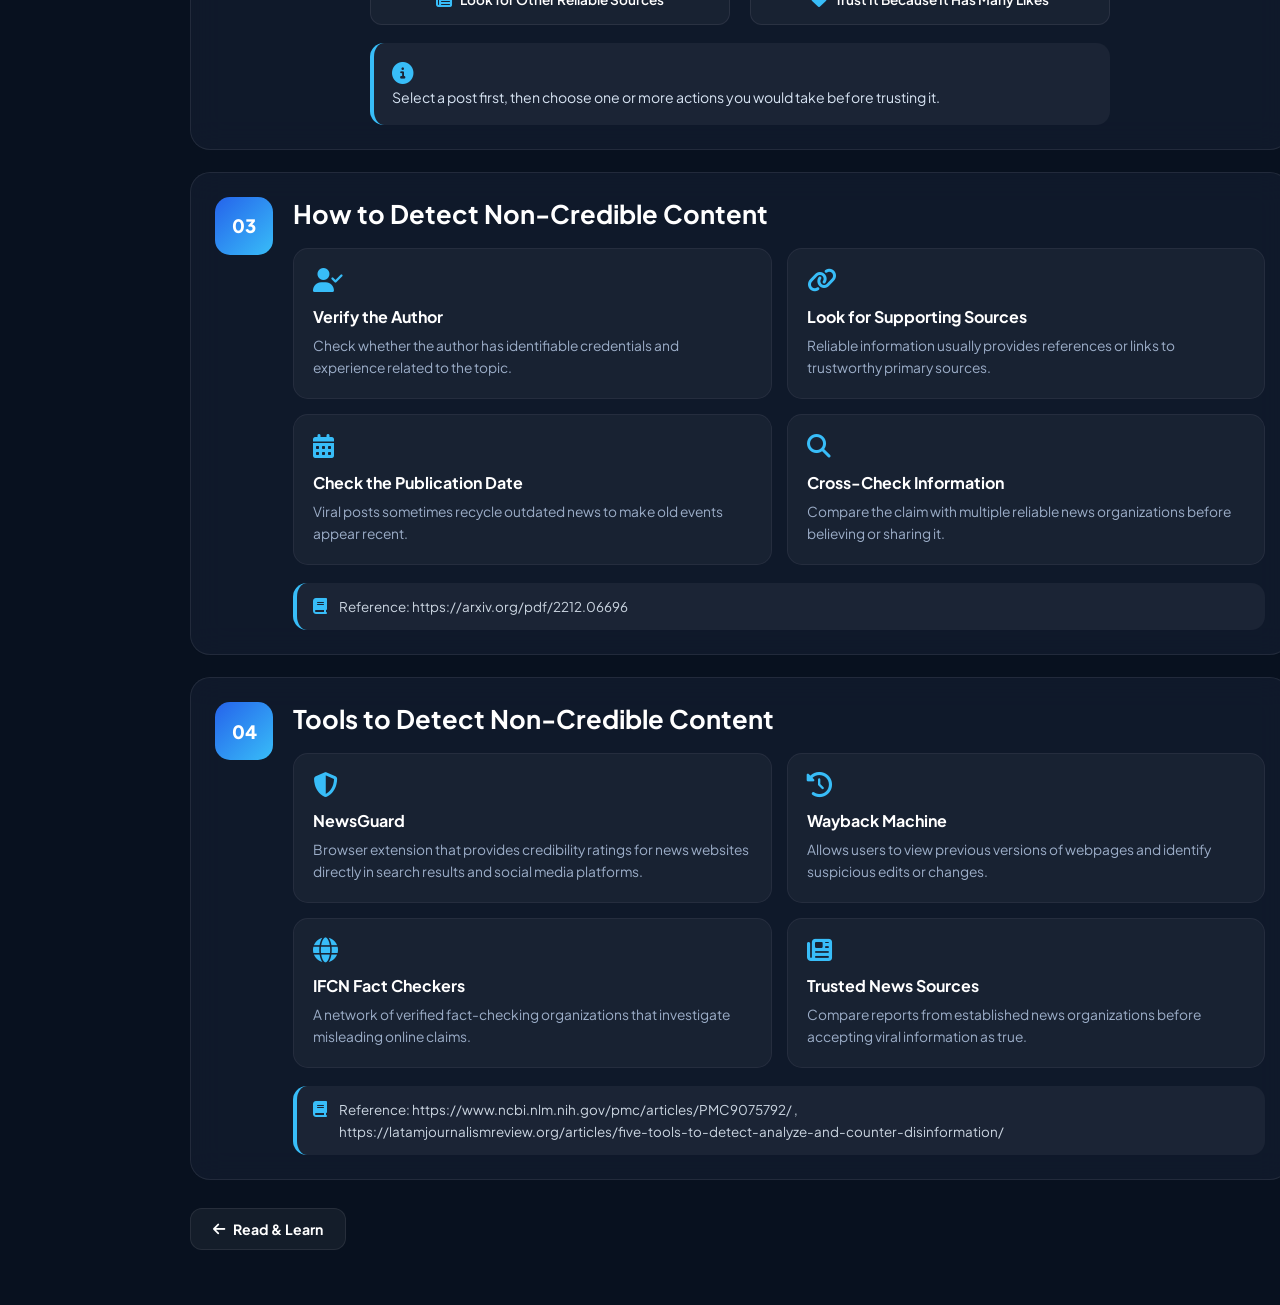
<file: read & learn/Main topics/Influence of Popularity/popularity.html>
<!DOCTYPE html>
<html lang="en">

<head>

    <meta charset="UTF-8">
    <meta name="viewport" content="width=device-width, initial-scale=1.0">
    

    <title>Influence of Popularity | CrediVault</title>

    <link rel="stylesheet" href="popularity.css">

    <link href="https://fonts.googleapis.com/css2?family=Plus+Jakarta+Sans:wght@300;400;500;600;700;800&display=swap" rel="stylesheet">

    <link rel="stylesheet"
        href="https://cdnjs.cloudflare.com/ajax/libs/font-awesome/6.6.0/css/all.min.css">

</head>

<body>

<!-- ==========================================================
BACKGROUND
========================================================== -->

<div class="hero-grid"></div>

<div class="gradient-blob blob-1"></div>
<div class="gradient-blob blob-2"></div>

    <!-- QUICK NAVIGATION -->
    <div class="page-layout">

    <button class="mobile-menu-btn" type="button">
        <i class="fa-solid fa-bars"></i>
    </button>
        
    <aside class="quick-nav">

        <span class="quick-nav-title">
            ON THIS PAGE
        </span>

        <a href="#section-01">
        <span class="nav-number">01</span>
        <span>Introduction</span>
    </a>

    <a href="#section-02">
        <span class="nav-number">02</span>
        <span>Key Concerns</span>
    </a>

    <a href="#interactive">
        <span class="nav-number"></span>
        <span>Interactive Challenge</span>
    </a>

    <a href="#section-03">
        <span class="nav-number">03</span>
        <span>How to Detect</span>
    </a>

    <a href="#section-04">
        <span class="nav-number">04</span>
        <span>Tools</span>
    </a>

    </aside>

<!-- ==========================================================
HEADER
========================================================== -->

<header class="ai-header">

    <div class="page-title">

        <span class="page-tag">

            CREDIVAULT

        </span>

        <h1>

            Influence of Popularity

        </h1>

        <p>

            Learn why viral content is not always trustworthy and how
            popularity on social media can influence people's judgment
            about whether information is credible.

        </p>

    </div>

</header>

<!-- ==========================================================
PROGRESS
========================================================== -->

<section class="progress-section">

    <div class="progress-info">

        <span>

            Learning Progress

        </span>

        <strong>

            Topic 1 of 1

        </strong>

    </div>

    <div class="progress-bar">

        <div class="progress-fill" style="width:100%;"></div>

    </div>

</section>

<!-- ==========================================================
TOPIC 1
========================================================== -->

<section class="content-card" id="section-01">

    <div class="section-number">

        01

    </div>

    <div class="section-content">

        <h2>

            What is Influence of Popularity?

        </h2>

        <p>

            Content that goes viral is often assumed to be credible
            simply because many people have liked, shared, or reacted
            to it. This is commonly known as the
            <strong>bandwagon effect</strong>. Artificial Intelligence
            can further amplify this problem by generating engaging
            content designed to spread rapidly, regardless of whether
            the information is true or false.

        </p>

        <div class="reference-box">

            <i class="fa-solid fa-book"></i>

            <span>

                Reference:
                
            <a
            href="https://www.ibm.com/think/insights/10-ai-dangers-and-risks-and-how-to-manage-them"
            target="_blank"
            rel="noopener noreferrer">
            https://www.ibm.com/think/insights/10-ai-dangers-and-risks-and-how-to-manage-them
            </a>

            </span>

        </div>

    </div>

</section>

<!-- ==========================================================
CONCERNS
========================================================== -->

<section class="content-card" id="section-02">

    <div class="section-number">

        02

    </div>

    <div class="section-content">

        <h2>

            Concerns About Influence of Popularity

        </h2>

        <div class="concern-grid">

            <div class="concern-card">

                <i class="fa-solid fa-fire"></i>

                <h3>

                    Viral Doesn't Mean True

                </h3>

                <p>

                    Information can spread quickly because it is
                    emotional, surprising, or controversial—not because
                    it is accurate.

                </p>

            </div>

            <div class="concern-card">

                <i class="fa-solid fa-users"></i>

                <h3>

                    Bandwagon Effect

                </h3>

                <p>

                    People often trust or share content simply because
                    many others have already engaged with it.

                </p>

            </div>

            <div class="concern-card">

                <i class="fa-solid fa-triangle-exclamation"></i>

                <h3>

                    False Public Perception

                </h3>

                <p>

                    Viral misinformation can influence public opinion
                    long before reliable fact-checkers are able to
                    verify the information.

                </p>

            </div>

        </div>

        <div class="reference-box">

            <i class="fa-solid fa-book"></i>

            <span>

                Reference:
                
            <a
            href="https://arxiv.org/pdf/2205.13673"
            target="_blank"
            rel="noopener noreferrer">
            https://arxiv.org/pdf/2205.13673
            </a>

            </span>

        </div>

    </div>

</section>

<!-- ======================================================
INTERACTIVE ACTIVITY
====================================================== -->

<div class="activity-card" id="interactive">

    <div class="activity-title">

        <span>

            Interactive Challenge

        </span>

        <h2>
            
            Which Post Would You Trust First?

        </h2>

        <p>
            Both posts discuss the same topic but have different
            engagement levels. Select the post you would verify first.
            Remember that popularity does not always mean credibility.
        </p>

    </div>


    <!-- ==================================================
    IMAGE OPTIONS
    ================================================== -->

    <div class="image-game">

        <!-- HIGH POPULARITY -->

        <div class="image-option"
            data-image="high"
            data-answer="wrong">

            <img
                src="images/high.png"
                alt="High Popularity Post">

            <div class="image-overlay">

                ❤️ 214 Likes &nbsp; • &nbsp;
                💬 105 Comments &nbsp; • &nbsp;
                ↪ 5 Shares

            </div>

        </div>


        <!-- LOW POPULARITY -->

        <div class="image-option"
            data-image="low"
            data-answer="correct">

            <img
                src="images/low.png"
                alt="Low Popularity Post">

            <div class="image-overlay">

                ❤️ 96 Likes &nbsp; • &nbsp;
                💬 2 Comments &nbsp; • &nbsp;
                ↪ 18 Shares

            </div>

        </div>

    </div>


    

    <!-- ==================================================
    ACTION CHOICES
    ================================================== -->

    <div class="action-options">

        <button
            type="button"
            class="action-btn"
            data-action="source">

            <i class="fa-solid fa-magnifying-glass"></i>

            Check the Original Source

        </button>


        <button
            type="button"
            class="action-btn"
            data-action="date">

            <i class="fa-solid fa-calendar-days"></i>

            Check the Publication Date

        </button>


        <button
            type="button"
            class="action-btn"
            data-action="reliable">

            <i class="fa-solid fa-newspaper"></i>

            Look for Other Reliable Sources

        </button>


        <button
            type="button"
            class="action-btn"
            data-action="popularity">

            <i class="fa-solid fa-heart"></i>

            Trust It Because It Has Many Likes

        </button>

    </div>


    <!-- ==================================================
    FEEDBACK
    ================================================== -->

    <div
        class="feedback-box"
        id="feedbackBox">

        <div class="feedback-icon">

            <i class="fa-solid fa-circle-info"></i>

        </div>

        <div
            class="feedback-text"
            id="feedbackText">

            Select a post first, then choose one or more
            actions you would take before trusting it.

        </div>

    </div>

</div>



<!-- ==========================================================
HOW TO DETECT
========================================================== -->

<section class="content-card" id="section-03">

    <div class="section-number">

        03

    </div>

    <div class="section-content">

        <h2>

            How to Detect Non-Credible Content

        </h2>

        <div class="tips-grid">

            <div class="tip-card">

                <i class="fa-solid fa-user-check"></i>

                <h3>

                    Verify the Author

                </h3>

                <p>

                    Check whether the author has identifiable
                    credentials and experience related to the topic.

                </p>

            </div>

            <div class="tip-card">

                <i class="fa-solid fa-link"></i>

                <h3>

                    Look for Supporting Sources

                </h3>

                <p>

                    Reliable information usually provides references
                    or links to trustworthy primary sources.

                </p>

            </div>

            <div class="tip-card">

                <i class="fa-solid fa-calendar-days"></i>

                <h3>

                    Check the Publication Date

                </h3>

                <p>

                    Viral posts sometimes recycle outdated news to
                    make old events appear recent.

                </p>

            </div>

            <div class="tip-card">

                <i class="fa-solid fa-magnifying-glass"></i>

                <h3>

                    Cross-Check Information

                </h3>

                <p>

                    Compare the claim with multiple reliable news
                    organizations before believing or sharing it.

                </p>

            </div>

        </div>

        <div class="reference-box">

            <i class="fa-solid fa-book"></i>

            <span>

                Reference:
                
            <a
            href="https://arxiv.org/pdf/2212.06696"
            target="_blank"
            rel="noopener noreferrer">
            https://arxiv.org/pdf/2212.06696
            </a>
                

            </span>

        </div>

    </div>

</section>

<!-- ==========================================================
TOOLS
========================================================== -->

<section class="content-card" id="section-04">

    <div class="section-number">

        04

    </div>

    <div class="section-content">

        <h2>

            Tools to Detect Non-Credible Content

        </h2>

        <div class="tool-grid">

            <div class="tool-card">

                <i class="fa-solid fa-shield-halved"></i>

                <h3>

                    NewsGuard

                </h3>

                <p>

                    Browser extension that provides credibility ratings
                    for news websites directly in search results and
                    social media platforms.

                </p>

            </div>

            <div class="tool-card">

                <i class="fa-solid fa-clock-rotate-left"></i>

                <h3>

                    Wayback Machine

                </h3>

                <p>

                    Allows users to view previous versions of webpages
                    and identify suspicious edits or changes.

                </p>

            </div>

            <div class="tool-card">

                <i class="fa-solid fa-globe"></i>

                <h3>

                    IFCN Fact Checkers

                </h3>

                <p>

                    A network of verified fact-checking organizations
                    that investigate misleading online claims.

                </p>

            </div>

            <div class="tool-card">

                <i class="fa-solid fa-newspaper"></i>

                <h3>

                    Trusted News Sources

                </h3>

                <p>

                    Compare reports from established news organizations
                    before accepting viral information as true.

                </p>

            </div>

        </div>

        <div class="reference-box">

            <i class="fa-solid fa-book"></i>

            <span>

                Reference:
                
        <a
            href="https://www.ncbi.nlm.nih.gov/pmc/articles/PMC9075792/"
            target="_blank"
            rel="noopener noreferrer">
            https://www.ncbi.nlm.nih.gov/pmc/articles/PMC9075792/
        </a>,

                <br>
      
        <a
            href="https://latamjournalismreview.org/articles/five-tools-to-detect-analyze-and-counter-disinformation/"
            target="_blank"
            rel="noopener noreferrer">
            https://latamjournalismreview.org/articles/five-tools-to-detect-analyze-and-counter-disinformation/
        </a>

            </span>

        </div>

    </div>

</section>

<section class="lesson-navigation">

    <a href="../../rnl.html" class="back-btn">

        <i class="fa-solid fa-arrow-left"></i>

        Read & Learn

    </a>

</section>

<script src="popularity.js"></script>

</body>

</html>
</file>
<file: style.css>
/* ==========================================================
   CREDIVAULT 2.0 DESIGN SYSTEM
========================================================== */

:root {

    --primary: #2563eb;
    --primary-dark: #1d4ed8;
    --secondary: #06b6d4;
    --accent: #7c3aed;

    --dark: #020b18;
    --dark-2: #06142b;

    --white: #ffffff;

    --text: #f8fafc;
    --muted: #9fb1c7;

    --border: rgba(255,255,255,.10);

    --glass: rgba(255,255,255,.06);

    --shadow-sm:
        0 10px 30px rgba(0,0,0,.18);

    --shadow-lg:
        0 25px 70px rgba(37,99,235,.22);

    --transition:
        .35s cubic-bezier(.4,0,.2,1);

}


* {

    margin: 0;
    padding: 0;

    box-sizing: border-box;

}


html {

    scroll-behavior: smooth;

}


body {

    font-family: 'Plus Jakarta Sans', sans-serif;

    background: #020b18;

    color: var(--text);

    overflow-x: hidden;

}


/* ==========================================================
   CREDIVAULT PAGE LOADER
========================================================== */

.page-loader {

    position: fixed;

    inset: 0;

    width: 100%;
    height: 100vh;

    display: flex;

    align-items: center;
    justify-content: center;

    background:
        radial-gradient(
            circle at center,
            rgba(37,99,235,.14),
            transparent 45%
        ),
        #020b18;

    z-index: 99999;

    overflow: hidden;

}


/* ==========================================================
   LOADER CONTENT
========================================================== */

.loader-content {

    display: flex;

    flex-direction: column;

    align-items: center;

    justify-content: center;

    text-align: center;

    width: 100%;

    max-width: 360px;

    padding: 30px;

}


/* ==========================================================
   LOADER LOGO
========================================================== */

.loader-logo {

    width: 76px;
    height: 76px;

    display: flex;

    align-items: center;
    justify-content: center;

    margin-bottom: 18px;

    border-radius: 22px;

    background:
        linear-gradient(
            135deg,
            #2563eb,
            #06b6d4
        );

    color: #fff;

    font-size: 32px;

    box-shadow:
        0 0 35px rgba(37,99,235,.35);

    animation:
        loaderLogoPulse 2s ease-in-out infinite;

}


/* ==========================================================
   LOADER BRAND
========================================================== */

.loader-brand h1 {

    margin: 0;

    color: #fff;

    font-size: 28px;

    font-weight: 800;

    letter-spacing: .5px;

}


.loader-brand p {

    margin: 5px 0 0;

    color: #94a3b8;

    font-size: 12px;

    font-weight: 500;

    letter-spacing: 1.2px;

    text-transform: uppercase;

}


/* ==========================================================
   LOADING PROGRESS
========================================================== */

.loader-progress {

    margin-top: 30px;

    display: flex;

    align-items: center;

    justify-content: center;

}


/* ==========================================================
   PROGRESS RING
========================================================== */

.loader-ring {

    position: relative;

    width: 92px;
    height: 92px;

    display: flex;

    align-items: center;
    justify-content: center;

}


.loader-ring svg {

    position: absolute;

    inset: 0;

    width: 100%;
    height: 100%;

    transform: rotate(-90deg);

}


.loader-ring circle {

    fill: none;

    stroke-width: 6;

}


.loader-ring-bg {

    stroke: rgba(255,255,255,.08);

}


.loader-ring-fill {

    stroke: #38bdf8;

    stroke-linecap: round;

    stroke-dasharray: 283;

    stroke-dashoffset: 283;

    filter:
        drop-shadow(
            0 0 6px rgba(56,189,248,.45)
        );

    transition:
        stroke-dashoffset .15s ease;

}


/* ==========================================================
   LOADER PERCENTAGE
========================================================== */

#loaderPercentage {

    position: relative;

    color: #fff;

    font-size: 16px;

    font-weight: 800;

    letter-spacing: .3px;

}


/* ==========================================================
   LOADER STATUS
========================================================== */

.loader-status {

    margin-top: 18px;

    color: #64748b;

    font-size: 11px;

    font-weight: 500;

    letter-spacing: .3px;

}


/* ==========================================================
   LOADER ANIMATION
========================================================== */

@keyframes loaderLogoPulse {

    0%,
    100% {

        transform: scale(1);

        box-shadow:
            0 0 35px rgba(37,99,235,.30);

    }

    50% {

        transform: scale(1.04);

        box-shadow:
            0 0 45px rgba(37,99,235,.45);

    }

}


/* ==========================================================
   SCROLLBAR
========================================================== */

::-webkit-scrollbar {

    width: 9px;

}


::-webkit-scrollbar-track {

    background: #020b18;

}


::-webkit-scrollbar-thumb {

    background:
        linear-gradient(
            180deg,
            #2563eb,
            #06b6d4,
            #7c3aed
        );

    border-radius: 20px;

}


/* ==========================================================
   PAGE PROGRESS
========================================================== */

.scroll-progress {

    position: fixed;

    top: 0;
    left: 0;

    height: 3px;

    width: 0%;

    background:
        linear-gradient(
            90deg,
            #2563eb,
            #06b6d4,
            #7c3aed
        );

    z-index: 99999;

    box-shadow:
        0 0 12px rgba(6,182,212,.55);

}


/* ==========================================================
   NAVBAR
========================================================== */

.navbar {

    position: fixed;

    top: 0;
    left: 0;

    width: 100%;

    z-index: 1000;

    background:
        rgba(2,11,24,.72);

    backdrop-filter:
        blur(22px);

    -webkit-backdrop-filter:
        blur(22px);

    border-bottom:
        1px solid rgba(255,255,255,.07);

    transition:
        .4s ease;

}


.navbar.scrolled {

    background:
        rgba(2,11,24,.94);

    box-shadow:
        0 12px 40px rgba(0,0,0,.28);

}


/* ==========================================================
   NAV CONTAINER
========================================================== */

.nav-container {

    max-width: 1350px;

    margin: auto;

    display: flex;

    align-items: center;

    justify-content: space-between;

    padding: 20px 30px;

}


/* ==========================================================
   NAV LOGO
========================================================== */

.brand-logo {

    display: flex;

    align-items: center;

    gap: 14px;

    text-decoration: none;

}


.logo-icon {

    position: relative;

    width: 42px;
    height: 42px;

    display: flex;

    align-items: center;
    justify-content: center;

    border-radius: 13px;

    background:
        linear-gradient(
            145deg,
            #2563eb,
            #06b6d4
        );

    color: #fff;

    font-size: 17px;

    overflow: hidden;

    box-shadow:
        0 8px 25px rgba(37,99,235,.35),
        inset 0 1px 0 rgba(255,255,255,.35);

}


.logo-icon::before {

    content: "";

    position: absolute;

    top: -60%;
    left: -100%;

    width: 70%;
    height: 220%;

    background:
        linear-gradient(
            90deg,
            transparent,
            rgba(255,255,255,.42),
            transparent
        );

    transform: rotate(25deg);

    animation:
        logoShine 4s ease-in-out infinite;

}


@keyframes logoShine {

    0% {

        left: -100%;

    }

    45%,
    100% {

        left: 160%;

    }

}


.logo-text {

    font-size: 1.28rem;

    font-weight: 800;

    color: #ffffff;

    letter-spacing: -.4px;

}


.logo-text span {

    color: #22d3ee;

}


/* ==========================================================
   NAV LINKS
========================================================== */

.nav-links {

    display: flex;

    align-items: center;

    gap: 12px;

    margin-left: auto;

    margin-right: 22px;

}


.nav-item {

    position: relative;

    display: flex;

    align-items: center;

    gap: 7px;

    color: #b9c8dc;

    text-decoration: none;

    padding: 10px 15px;

    border-radius: 11px;

    font-size: .92rem;

    font-weight: 600;

    transition:
        var(--transition);

}


.nav-item:hover {

    color: #ffffff;

    background:
        rgba(37,99,235,.10);

}


.nav-item.active {

    color: #38bdf8;

    background:
        rgba(37,99,235,.12);

}


.nav-item.active::after {

    content: "";

    position: absolute;

    left: 12px;
    right: 12px;

    bottom: -21px;

    height: 2px;

    border-radius: 10px;

    background:
        linear-gradient(
            90deg,
            #06b6d4,
            #38bdf8
        );

    box-shadow:
        0 0 10px rgba(56,189,248,.65);

}


/* ==========================================================
   GITHUB BUTTON
========================================================== */

.nav-github {

    position: relative;

    width: 48px;
    height: 48px;

    display: flex;

    align-items: center;
    justify-content: center;

    border-radius: 15px;

    color: #ffffff;

    background:
        linear-gradient(
            145deg,
            rgba(30,41,59,.95),
            rgba(15,23,42,.95)
        );

    border:
        1px solid rgba(255,255,255,.10);

    text-decoration: none;

    font-size: 20px;

    box-shadow:
        inset 0 1px 0 rgba(255,255,255,.06),
        0 8px 25px rgba(0,0,0,.20);

    transition:
        var(--transition);

}


.nav-github:hover {

    transform:
        translateY(-3px);

    border-color:
        rgba(56,189,248,.35);

    background:
        linear-gradient(
            145deg,
            rgba(37,99,235,.35),
            rgba(6,182,212,.18)
        );

    box-shadow:
        0 12px 30px rgba(37,99,235,.25),
        0 0 18px rgba(6,182,212,.10);

}

/* ==========================================================
   HERO SECTION
========================================================== */

.hero-section {

    position: relative;

    min-height: 100vh;

    display: flex;

    align-items: center;

    overflow: hidden;

    padding: 115px 30px 70px;

    background:

        radial-gradient(
            ellipse 75% 90% at 5% 42%,
            rgba(24,68,180,.30),
            transparent 58%
        ),

        radial-gradient(
            ellipse 65% 75% at 95% 82%,
            rgba(6,182,212,.12),
            transparent 62%
        ),

        radial-gradient(
            ellipse 55% 65% at 78% 30%,
            rgba(37,99,235,.08),
            transparent 65%
        ),

        #020b18;

}


/* ==========================================================
   HERO GRID
========================================================== */

.hero-grid {

    position: absolute;

    inset: 0;

    background-image:

        linear-gradient(
            rgba(255,255,255,.018) 1px,
            transparent 1px
        ),

        linear-gradient(
            90deg,
            rgba(255,255,255,.018) 1px,
            transparent 1px
        );

    background-size: 55px 55px;

    opacity: .32;

    pointer-events: none;

}


/* ==========================================================
   HERO OVERLAY
========================================================== */

.hero-overlay {

    position: absolute;

    inset: 0;

    background:

        radial-gradient(
            ellipse at 10% 20%,
            rgba(37,99,235,.16),
            transparent 42%
        ),

        linear-gradient(
            90deg,
            rgba(2,11,24,.08),
            rgba(2,11,24,.35),
            rgba(2,11,24,.15)
        );

    pointer-events: none;

}


/* ==========================================================
   PREMIUM WAVE — TOP LEFT
========================================================== */

.hero-section::before {

    content: "";

    position: absolute;

    z-index: 1;

    top: -125px;
    left: -170px;

    width: 700px;
    height: 330px;

    border-radius: 0 0 58% 42%;

    background:

        linear-gradient(
            135deg,
            rgba(37,99,235,.58),
            rgba(30,64,175,.34) 45%,
            rgba(6,182,212,.10) 72%,
            transparent 82%
        );

    filter: blur(1px);

    transform: rotate(-7deg);

    opacity: .72;

    pointer-events: none;

}


/* ==========================================================
   PREMIUM WAVE — TOP LEFT INNER RIBBON
========================================================== */

.hero-section::after {

    content: "";

    position: absolute;

    z-index: 2;

    top: -90px;
    left: -120px;

    width: 620px;
    height: 230px;

    border-bottom: 2px solid rgba(37,99,235,.35);

    border-radius: 0 0 60% 45%;

    transform: rotate(-10deg);

    box-shadow:

        0 20px 35px rgba(37,99,235,.12),

        0 0 30px rgba(6,182,212,.08);

    pointer-events: none;

}


/* ==========================================================
   HERO CONTAINER
========================================================== */

.hero-container {

    position: relative;

    z-index: 5;

    width: 100%;

    max-width: 1250px;

    margin: 0 auto;

    display: grid;

    grid-template-columns:
        minmax(0, .98fr)
        minmax(0, 1.02fr);

    gap: 45px;

    align-items: center;

}


/* ==========================================================
   HERO CONTENT
========================================================== */

.hero-content {

    position: relative;

    z-index: 10;

    width: 100%;

    max-width: 680px;

    margin: -50px 0 0 0;

    text-align: left;


}


/* ==========================================================
   HERO BADGE
========================================================== */

.hero-badge {

    position: relative;

    display: inline-flex;

    align-items: center;

    gap: 9px;

    margin-bottom: 20px;

    padding: 8px 15px;

    border-radius: 22px;

    color: #38bdf8;

    background:

        linear-gradient(
            135deg,
            rgba(6,182,212,.12),
            rgba(37,99,235,.10)
        );

    border: 1px solid rgba(56,189,248,.25);

    box-shadow:

        inset 0 1px 0 rgba(255,255,255,.06),

        0 8px 25px rgba(37,99,235,.10),

        0 0 20px rgba(6,182,212,.05);

    font-size: .9rem;

    font-weight: 600;

    backdrop-filter: blur(12px);

}


.hero-badge i {

    color: #22d3ee;

    filter:
        drop-shadow(
            0 0 6px rgba(34,211,238,.45)
        );

}


/* ==========================================================
   HERO TITLE
========================================================== */

.hero-content h1 {

    position: relative;

    color: #ffffff;

    font-size:
        clamp(3rem, 4.5vw, 4.4rem);

    line-height: 1.04;

    font-weight: 800;

    margin-bottom: 20px;

    letter-spacing: -2.6px;

    text-shadow:
        0 5px 30px rgba(0,0,0,.20);

}


/* ==========================================================
   HERO GRADIENT TEXT
========================================================== */

.hero-content h1 span {

    background:

        linear-gradient(
            90deg,
            #22d3ee 0%,
            #0ea5e9 28%,
            #3b82f6 55%,
            #6366f1 78%,
            #8b5cf6 100%
        );

    -webkit-background-clip: text;

    background-clip: text;

    -webkit-text-fill-color: transparent;

    filter:
        drop-shadow(
            0 0 18px rgba(37,99,235,.10)
        );

}


/* ==========================================================
   HERO DESCRIPTION
========================================================== */

.hero-content p {

    color: #a9bad0;

    font-size: 1.05rem;

    line-height: 1.75;

    max-width: 600px;

    margin: 0;

    font-weight: 400;

}


/* ==========================================================
   HERO BUTTONS
========================================================== */

.hero-buttons {

    display: flex;

    align-items: center;

    gap: 15px;

    margin-top: 30px;

    justify-content: flex-start;

}


/* ==========================================================
   PRIMARY HERO BUTTON
========================================================== */

.hero-buttons .primary-btn,
.hero-buttons a:first-child {

    position: relative;

    display: inline-flex;

    align-items: center;
    justify-content: center;

    gap: 9px;

    min-width: 175px;

    min-height: 56px;

    padding: 0 22px;

    border-radius: 15px;

    border: 1px solid rgba(255,255,255,.18);

    background:

        linear-gradient(
            110deg,
            #0ea5e9 0%,
            #2563eb 48%,
            #7c3aed 100%
        );

    color: #ffffff;

    font-size: .98rem;

    font-weight: 700;

    text-decoration: none;

    overflow: hidden;

    box-shadow:

        0 0 25px rgba(14,165,233,.40),
        0 12px 30px rgba(37,99,235,.38),
        0 0 30px rgba(6,182,212,.15),
        inset 0 1px 0 rgba(255,255,255,.35);

    transition: all 0.35s cubic-bezier(0.34, 1.56, 0.64, 1);

}


.hero-buttons .primary-btn::before,
.hero-buttons a:first-child::before {

    content: "";

    position: absolute;

    top: -100%;
    left: -40%;

    width: 35%;
    height: 300%;

    background:
        linear-gradient(
            90deg,
            transparent,
            rgba(255,255,255,.35),
            transparent
        );

    transform: rotate(22deg);

    transition: .7s ease;

}


.hero-buttons .primary-btn:hover,
.hero-buttons a:first-child:hover {

    transform: translateY(-4px) scale(1.02);

    color: #ffffff;

    background:
        linear-gradient(
            110deg,
            #22d3ee 0%,
            #0ea5e9 30%,
            #2563eb 62%,
            #8b5cf6 100%
        );

    border-color: rgba(43, 117, 152, 0.65);

    box-shadow:

        0 0 18px rgba(34,211,238,.55),
        0 0 42px rgba(37,99,235,.55),
        0 16px 38px rgba(37,99,235,.45),
        0 0 65px rgba(124,58,237,.25),

        inset 0 1px 0 rgba(255,255,255,.55),
        inset 0 -2px 8px rgba(37,99,235,.18);

}


/* Shimmer effect kapag hover */

.hero-buttons .primary-btn:hover::before,
.hero-buttons a:first-child:hover::before {

    left: 125%;
}


/* Icon + text stays bright */

.hero-buttons .primary-btn:hover i,
.hero-buttons a:first-child:hover i {

    color: #ffffff;

    filter:
        drop-shadow(0 0 8px rgba(255,255,255,.75));
}


/* ==========================================================
   SECONDARY HERO BUTTON
   PREMIUM GLASS HOVER
========================================================== */

.hero-buttons .secondary-btn,
.hero-buttons a:nth-child(2) {

    position: relative;

    display: inline-flex;

    align-items: center;
    justify-content: center;

    gap: 9px;

    min-width: 195px;

    min-height: 56px;

    padding: 0 22px;

    border-radius: 15px;

    border: 1px solid rgba(148,163,184,.25);

    background:
        linear-gradient(
            145deg,
            rgba(15,27,47,.92),
            rgba(8,18,34,.88)
        );

    color: #f1f5f9;

    font-size: .98rem;

    font-weight: 700;

    text-decoration: none;

    overflow: hidden;

    box-shadow:

        inset 0 1px 0 rgba(255,255,255,.07),
        0 10px 25px rgba(0,0,0,.22),
        0 0 20px rgba(37,99,235,.15);

    backdrop-filter: blur(14px);

    transition:
        all .35s cubic-bezier(.34,1.56,.64,1);

}


/* ==========================================================
   GLASS SHIMMER
========================================================== */

.hero-buttons .secondary-btn::before,
.hero-buttons a:nth-child(2)::before {

    content: "";

    position: absolute;

    top: -100%;
    left: -45%;

    width: 35%;
    height: 300%;

    background:
        linear-gradient(
            90deg,
            transparent,
            rgba(255,255,255,.22),
            transparent
        );

    transform: rotate(22deg);

    transition: .7s ease;

    pointer-events: none;
}


/* ==========================================================
   SECONDARY HOVER
========================================================== */

.hero-buttons .secondary-btn:hover,
.hero-buttons a:nth-child(2):hover {

    transform: translateY(-4px) scale(1.02);

    color: #ffffff;

    border-color: rgba(56,189,248,.55);

    background:
        linear-gradient(
            135deg,
            rgba(14,165,233,.20),
            rgba(37,99,235,.22) 45%,
            rgba(124,58,237,.20) 100%
        );

    box-shadow:

        0 0 18px rgba(34,211,238,.28),
        0 0 38px rgba(37,99,235,.30),
        0 16px 38px rgba(37,99,235,.30),

        inset 0 1px 0 rgba(255,255,255,.22),
        inset 0 -2px 10px rgba(37,99,235,.12);

    backdrop-filter: blur(18px);

}


/* ==========================================================
   SHIMMER ACTIVATES ON HOVER
========================================================== */

.hero-buttons .secondary-btn:hover::before,
.hero-buttons a:nth-child(2):hover::before {

    left: 125%;
}


/* ==========================================================
   ICON GLOW
========================================================== */

.hero-buttons .secondary-btn:hover i,
.hero-buttons a:nth-child(2):hover i {

    color: #67e8f9;

    filter:
        drop-shadow(0 0 7px rgba(103,232,249,.75))
        drop-shadow(0 0 14px rgba(37,99,235,.45));

}

html {
    scroll-behavior: smooth;
}

#about-credivault {
    scroll-margin-top: 100px;
}


/* ==========================================================
   HERO STATS
========================================================== */

.hero-stats {

    display: flex;

    align-items: stretch;

    gap: 0;

    width: 100%;

    max-width: 660px;

    margin-top: 38px;

    justify-content: flex-start;

    padding: 10px;

    border-radius: 16px;

    background:

        linear-gradient(
            145deg,
            rgba(15,31,53,.78),
            rgba(7,19,35,.66)
        );

    border: 1px solid rgba(56,189,248,.25);

    backdrop-filter: blur(20px);

    box-shadow:

        inset 0 1px 0 rgba(255,255,255,.07),
        0 18px 45px rgba(0,0,0,.25),
        0 0 28px rgba(37,99,235,.12),
        0 0 15px rgba(6,182,212,.08);

}


/* ==========================================================
   STAT BOX
========================================================== */

.stat-box {

    position: relative;

    flex: 1;

    min-width: 0;

    padding: 10px 16px;

    background: transparent;

    border: 0;

    border-radius: 0;

    box-shadow: none;

}


/* ==========================================================
   STAT DIVIDERS
========================================================== */

.stat-box:not(:last-child)::after {

    content: "";

    position: absolute;

    top: 7px;
    right: 0;

    width: 1px;
    height: calc(100% - 14px);

    background:

        linear-gradient(
            180deg,
            transparent,
            rgba(56,189,248,.35),
            transparent
        );

}


/* ==========================================================
   STAT HEADING
========================================================== */

.stat-box h3,
.stat-box strong {

    display: block;

    color: #38bdf8;

    font-size: 1rem;

    font-weight: 700;

    line-height: 1.2;

    margin-bottom: 5px;

}


/* ==========================================================
   STAT DESCRIPTION
========================================================== */

.stat-box p,
.stat-box span {

    display: block;

    color: #a9b9cc;

    font-size: .78rem;

    line-height: 1.4;

    font-weight: 500;

}


/* ==========================================================
   HERO VISUAL
========================================================== */

.hero-visual {

    position: relative;

    min-height: 480px;

    width: 100%;

    display: flex;

    align-items: center;

    justify-content: center;

    overflow: visible;

}


/* ==========================================================
   SCROLL INDICATOR
========================================================== */

.scroll-indicator {

    position: absolute;

    bottom: 16px;

    left: 50%;

    transform: translateX(-50%);

    display: flex;

    flex-direction: column;

    align-items: center;

    gap: 7px;

    color: #9fb1c7;

    font-size: .8rem;

    z-index: 10;

    animation: scrollFloat 2s infinite;

}


.scroll-indicator i {

    color: #38bdf8;

    font-size: 17px;

}


@keyframes scrollFloat {

    50% {

        transform: translate(-50%,8px);

    }

}



/* ==========================================================
   HOME PAGE ENTRANCE
========================================================== */

.hero-section {
    opacity: 1;
}

.hero-content {
    opacity: 1;
}

.hero-visual {
    opacity: 1;

}

/* ==========================================================
   CREDIVAULT HERO — RIGHT VISUAL
   PREMIUM BRAND-ALIGNED VERIFICATION VISUAL
========================================================== */

.cv-hero-visual {
    position: relative;
    width: 100%;
    height: 620px;

    display: flex;
    align-items: center;
    justify-content: center;

    isolation: isolate;
    perspective: 1200px;

    transform: translateX(40px);

    overflow: visible;
}


/* ==========================================================
   AMBIENT GLOW
========================================================== */

.cv-ambient-glow {
    position: absolute;

    width: 540px;
    height: 540px;

    border-radius: 50%;

    background:
        radial-gradient(
            circle at center,
            rgba(14,165,233,.24) 0%,
            rgba(37,99,235,.16) 28%,
            rgba(99,102,241,.09) 48%,
            transparent 72%
        );

    filter: blur(18px);

    opacity: .9;

    pointer-events: none;

    animation: cvGlowPulse 5s ease-in-out infinite;
}


/* ==========================================================
   SUBTLE BRAND HALO
========================================================== */

.cv-hero-visual::before {
    content: "";

    position: absolute;

    width: 330px;
    height: 330px;

    border-radius: 50%;

    background:
        radial-gradient(
            circle,
            rgba(56,189,248,.13),
            rgba(37,99,235,.05) 42%,
            transparent 72%
        );

    filter: blur(25px);

    z-index: 0;

    pointer-events: none;
}


/* ==========================================================
   DECORATIVE WAVES
========================================================== */

.cv-wave {
    position: absolute;

    border: 1px solid rgba(56,189,248,.10);

    border-radius: 50%;

    transform: rotate(-18deg);

    pointer-events: none;

    opacity: .8;
}

.cv-wave-one {
    width: 760px;
    height: 270px;

    top: 95px;
    left: -70px;

    box-shadow:
        0 0 35px rgba(37,99,235,.06);
}

.cv-wave-two {
    width: 690px;
    height: 220px;

    top: 145px;
    left: -35px;

    border-color: rgba(34,211,238,.09);
}

.cv-wave-three {
    width: 620px;
    height: 180px;

    top: 185px;
    left: 5px;

    border-color: rgba(99,102,241,.08);
}


/* ==========================================================
   ORBIT SYSTEM
========================================================== */

.cv-orbit-system {
    position: relative;

    width: 470px;
    height: 470px;

    display: flex;
    align-items: center;
    justify-content: center;

    transform-style: preserve-3d;

    z-index: 3;

    transition:
        transform .25s ease-out;
}


/* ==========================================================
   ORBITS
========================================================== */

.cv-orbit {
    position: absolute;

    border-radius: 50%;

    pointer-events: none;
}


/* OUTER */

.cv-orbit-outer {
    width: 440px;
    height: 440px;

    border: 1px solid rgba(56,189,248,.075);

    box-shadow:
        inset 0 0 35px rgba(37,99,235,.025),
        0 0 35px rgba(37,99,235,.025);

    transform:
        rotateX(66deg)
        rotateZ(-18deg);

    animation:
        cvOrbitOuter 18s linear infinite;
}


/* MIDDLE */

.cv-orbit-middle {
    width: 355px;
    height: 355px;

    border: 1px solid rgba(99,102,241,.09);

    transform:
        rotateX(66deg)
        rotateZ(35deg);

    animation:
        cvOrbitMiddle 13s linear infinite reverse;
}


/* INNER */

.cv-orbit-inner {
    width: 270px;
    height: 270px;

    border: 1px solid rgba(34,211,238,.11);

    transform:
        rotateX(66deg)
        rotateZ(-50deg);

    animation:
        cvOrbitInner 9s linear infinite;
}


/* ==========================================================
   CENTRAL VAULT
   BRAND LOGO INSPIRED
========================================================== */

.cv-vault {
    position: relative;

    width: 205px;
    height: 205px;

    display: flex;
    align-items: center;
    justify-content: center;

    /*
       Rounded square instead of circle
       to match the CrediVault logo.
    */
    border-radius: 34px;

    background:
        radial-gradient(
            circle at 28% 18%,
            rgba(255,255,255,.32) 0%,
            rgba(255,255,255,.08) 16%,
            transparent 38%
        ),
        linear-gradient(
            145deg,
            #22b8f0 0%,
            #149be4 35%,
            #2563eb 68%,
            #4f46e5 100%
        );

    border: 1px solid rgba(125,211,252,.72);

    box-shadow:
        0 30px 70px rgba(0,0,0,.42),

        /* cyan aura */
        0 0 28px rgba(34,211,238,.34),
        0 0 65px rgba(37,99,235,.28),
        0 0 110px rgba(37,99,235,.12),

        /* glass edge */
        inset 0 2px 0 rgba(255,255,255,.40),
        inset 2px 0 0 rgba(255,255,255,.12),

        /* deep lower edge */
        inset 0 -22px 38px rgba(7,45,120,.24);

    backdrop-filter: blur(18px);

    overflow: visible;

    z-index: 5;

    animation:
        cvVaultFloat 5s ease-in-out infinite;
}


/* ==========================================================
   PREMIUM LOGO GLOSS
========================================================== */

.cv-vault::before {
    content: "";

    position: absolute;

    inset: 1px;

    border-radius: 33px;

    background:
        linear-gradient(
            125deg,
            rgba(255,255,255,.38) 0%,
            rgba(255,255,255,.10) 22%,
            transparent 43%
        );

    pointer-events: none;

    z-index: 1;
}


/* ==========================================================
   PREMIUM LIGHT EDGE
========================================================== */

.cv-vault::after {
    content: "";

    position: absolute;

    inset: -1px;

    border-radius: 35px;

    border: 1px solid rgba(125,211,252,.25);

    box-shadow:
        0 0 18px rgba(34,211,238,.22),
        inset 0 0 18px rgba(255,255,255,.08);

    pointer-events: none;

    z-index: 2;
}


/* ==========================================================
   VAULT GLOW
========================================================== */

.cv-vault-glow {
    position: absolute;

    inset: -42px;

    border-radius: 50%;

    background:
        radial-gradient(
            circle,
            rgba(34,211,238,.25) 0%,
            rgba(37,99,235,.18) 30%,
            rgba(99,102,241,.08) 48%,
            transparent 70%
        );

    filter: blur(22px);

    z-index: -2;

    animation:
        cvCoreGlow 3.5s ease-in-out infinite;
}


/* ==========================================================
   VAULT INNER HALO
========================================================== */

.cv-vault-ring {
    position: absolute;

    border-radius: 50%;

    pointer-events: none;
}

.cv-vault-ring-one {
    inset: 16px;

    border:
        1px solid rgba(255,255,255,.10);

    box-shadow:
        inset 0 0 22px rgba(255,255,255,.04);

    animation:
        cvRingSpin 12s linear infinite;
}

.cv-vault-ring-two {
    inset: 30px;

    border:
        1px solid rgba(103,232,249,.10);

    animation:
        cvRingSpin 8s linear infinite reverse;
}


/* ==========================================================
   CENTRAL CORE
   LARGER + BRAND ALIGNED
========================================================== */

.cv-vault-core {
    position: relative;

    width: 148px;
    height: 148px;

    display: flex;
    align-items: center;
    justify-content: center;

    /*
       Slightly rounded square
       matching the actual brand mark.
    */
    border-radius: 31px;

    background:
        radial-gradient(
            circle at 30% 20%,
            rgba(255,255,255,.22),
            transparent 34%
        ),
        linear-gradient(
            145deg,
            rgba(30,64,175,.72),
            rgba(8,47,73,.52)
        );

    border:
        1px solid rgba(255,255,255,.24);

    box-shadow:
        0 18px 38px rgba(0,0,0,.30),

        0 0 28px rgba(34,211,238,.18),

        inset 0 2px 0 rgba(255,255,255,.18),

        inset 0 -14px 24px rgba(7,30,80,.25);

    /*
       Removed the aggressive 45deg diamond.
       This makes it look much closer to the logo.
    */
    transform: none;

    overflow: visible;

    z-index: 4;

    animation:
        cvCoreFloat 4s ease-in-out infinite;
}


/* ==========================================================
   CORE GLOSS
========================================================== */

.cv-vault-core::before {
    content: "";

    position: absolute;

    inset: 1px;

    border-radius: 30px;

    background:
        linear-gradient(
            125deg,
            rgba(255,255,255,.22),
            transparent 38%
        );

    pointer-events: none;
}


/* ==========================================================
   CORE SYMBOL
   BIGGER CENTER ICON
========================================================== */

.cv-core-symbol {
    width: 104px;
    height: 104px;

    display: flex;
    align-items: center;
    justify-content: center;

    border-radius: 28px;

    background:
        radial-gradient(
            circle at 30% 20%,
            rgba(255,255,255,.20),
            transparent 35%
        ),
        linear-gradient(
            145deg,
            rgba(8,47,73,.82),
            rgba(15,23,42,.88)
        );

    border:
        1px solid rgba(103,232,249,.38);

    box-shadow:
        0 12px 28px rgba(0,0,0,.26),

        0 0 24px rgba(34,211,238,.16),

        0 0 45px rgba(37,99,235,.12),

        inset 0 2px 0 rgba(255,255,255,.14);

    transform: none;

    position: relative;

    overflow: hidden;
}


/* ==========================================================
   CORE SYMBOL GLASS REFLECTION
========================================================== */

.cv-core-symbol::before {
    content: "";

    position: absolute;

    width: 120px;
    height: 50px;

    top: -20px;
    left: -15px;

    background:
        linear-gradient(
            90deg,
            transparent,
            rgba(255,255,255,.20),
            transparent
        );

    transform: rotate(-18deg);

    filter: blur(2px);

    pointer-events: none;
}


/* ==========================================================
   CENTER ICON
========================================================== */

.cv-core-symbol i {
    position: relative;

    font-size: 3.15rem;

    line-height: 1;

    color: #ffffff;

    font-weight: 900;

    filter:
        drop-shadow(0 2px 4px rgba(0,0,0,.20))
        drop-shadow(0 0 8px rgba(255,255,255,.55))
        drop-shadow(0 0 20px rgba(34,211,238,.45));

    z-index: 2;

    animation:
        cvIconGlow 3s ease-in-out infinite;
}


/* ==========================================================
   CHECK BADGE
========================================================== */

.cv-core-check {
    position: absolute;

    right: -17px;
    bottom: -17px;

    width: 48px;
    height: 48px;

    display: flex;
    align-items: center;
    justify-content: center;

    border-radius: 50%;

    background:
        linear-gradient(
            145deg,
            #22d3ee 0%,
            #0ea5e9 42%,
            #2563eb 100%
        );

    border:
        3px solid rgba(7,18,35,.95);

    box-shadow:
        0 8px 22px rgba(0,0,0,.35),
        0 0 20px rgba(34,211,238,.32),
        0 0 35px rgba(37,99,235,.22),
        inset 0 2px 4px rgba(255,255,255,.35);

    transform: none;

    z-index: 10;

    animation:
        cvCheckFloat 3s ease-in-out infinite;
}


.cv-core-check i {
    color: #fff;

    font-size: 1rem;

    font-weight: 900;

    filter:
        drop-shadow(0 1px 3px rgba(0,0,0,.25));
}


/* ==========================================================
   FLOATING NODES
========================================================== */

.cv-node {
    position: absolute;

    width: 48px;
    height: 48px;

    display: flex;
    align-items: center;
    justify-content: center;

    border-radius: 15px;

    background:
        linear-gradient(
            145deg,
            rgba(18,40,67,.90),
            rgba(8,19,36,.94)
        );

    border:
        1px solid rgba(56,189,248,.20);

    box-shadow:
        0 12px 25px rgba(0,0,0,.28),
        0 0 20px rgba(37,99,235,.08),
        inset 0 1px 0 rgba(255,255,255,.09);

    backdrop-filter: blur(14px);

    z-index: 7;

    transition:
        transform .3s ease,
        border-color .3s ease,
        box-shadow .3s ease;
}


.cv-node i {
    color: #67e8f9;

    font-size: 1rem;

    filter:
        drop-shadow(0 0 8px rgba(34,211,238,.40));
}


.cv-node:hover {
    border-color:
        rgba(103,232,249,.48);

    box-shadow:
        0 15px 30px rgba(0,0,0,.32),
        0 0 28px rgba(34,211,238,.16),
        inset 0 1px 0 rgba(255,255,255,.12);

    transform:
        translateY(-4px)
        scale(1.04);
}


/* ==========================================================
   NODE POSITIONS
========================================================== */

.cv-node-one {
    top: 45px;
    left: 86px;

    animation:
        cvNodeFloatOne 4.5s ease-in-out infinite;
}

.cv-node-two {
    top: 80px;
    right: 52px;

    animation:
        cvNodeFloatTwo 5s ease-in-out infinite;
}

.cv-node-three {
    bottom: 58px;
    right: 68px;

    animation:
        cvNodeFloatThree 4.2s ease-in-out infinite;
}

.cv-node-four {
    bottom: 42px;
    left: 72px;

    animation:
        cvNodeFloatFour 5.3s ease-in-out infinite;
}


/* ==========================================================
   CONNECTING LINES
========================================================== */

.cv-line {
    position: absolute;

    height: 1px;

    background:
        linear-gradient(
            90deg,
            transparent,
            rgba(56,189,248,.28),
            rgba(103,232,249,.42),
            transparent
        );

    transform-origin: left center;

    opacity: .45;

    z-index: 2;

    box-shadow:
        0 0 7px rgba(34,211,238,.16);
}


.cv-line-one {
    width: 145px;

    top: 105px;
    left: 120px;

    transform: rotate(30deg);
}

.cv-line-two {
    width: 135px;

    top: 125px;
    right: 110px;

    transform: rotate(148deg);
}

.cv-line-three {
    width: 135px;

    bottom: 120px;
    right: 110px;

    transform: rotate(212deg);
}

.cv-line-four {
    width: 140px;

    bottom: 105px;
    left: 115px;

    transform: rotate(-32deg);
}


/* ==========================================================
   GLASS DATA CARDS
========================================================== */

.cv-glass-card {
    position: absolute;

    width: 125px;
    min-height: 62px;

    padding: 12px;

    display: flex;
    flex-direction: column;
    justify-content: center;
    gap: 5px;

    border-radius: 14px;

    background:
        linear-gradient(
            145deg,
            rgba(18,38,64,.76),
            rgba(7,18,34,.82)
        );

    border:
        1px solid rgba(148,163,184,.14);

    backdrop-filter: blur(16px);

    box-shadow:
        0 15px 35px rgba(0,0,0,.26),
        0 0 20px rgba(37,99,235,.05),
        inset 0 1px 0 rgba(255,255,255,.07);

    z-index: 10;

    overflow: hidden;
}


/* ==========================================================
   CARD GLOSS
========================================================== */

.cv-glass-card::after {
    content: "";

    position: absolute;

    inset: 0;

    border-radius: inherit;

    background:
        linear-gradient(
            120deg,
            transparent 25%,
            rgba(255,255,255,.055),
            transparent 65%
        );

    pointer-events: none;
}


/* ==========================================================
   CARD POSITIONS
========================================================== */

.cv-card-one {
    top: 88px;
    left: 5px;

    transform: rotate(-7deg);

    animation:
        cvCardOne 5.5s ease-in-out infinite;
}

.cv-card-two {
    top: 210px;
    right: -8px;

    transform: rotate(6deg);

    animation:
        cvCardTwo 5s ease-in-out infinite;
}

.cv-card-three {
    bottom: 88px;
    right: 18px;

    transform: rotate(-5deg);

    animation:
        cvCardThree 6s ease-in-out infinite;
}


/* ==========================================================
   MINI ICON
========================================================== */

.cv-mini-icon {
    width: 22px;
    height: 22px;

    display: flex;
    align-items: center;
    justify-content: center;

    border-radius: 7px;

    background:
        linear-gradient(
            145deg,
            rgba(34,211,238,.16),
            rgba(37,99,235,.10)
        );

    border:
        1px solid rgba(56,189,248,.12);
}


.cv-mini-icon i {
    color: #38bdf8;

    font-size: .65rem;

    filter:
        drop-shadow(0 0 7px rgba(34,211,238,.40));
}


/* ==========================================================
   CARD LINES
========================================================== */

.cv-glass-card > span {
    display: block;

    width: 72px;
    height: 4px;

    border-radius: 10px;

    background:
        linear-gradient(
            90deg,
            rgba(103,232,249,.18),
            rgba(148,163,184,.12)
        );
}


.cv-glass-card > span:nth-child(2) {
    width: 88px;
}

.cv-glass-card > span:nth-child(3) {
    width: 58px;
}

.cv-glass-card .short {
    width: 42px;
}


/* ==========================================================
   SCANNING BEAM
========================================================== */

.cv-scan-beam {
    position: absolute;

    width: 270px;
    height: 2px;

    left: 50%;
    top: 50%;

    transform:
        translate(-50%, -50%)
        rotate(-35deg);

    background:
        linear-gradient(
            90deg,
            transparent,
            rgba(34,211,238,.04),
            rgba(34,211,238,.55),
            rgba(99,102,241,.42),
            transparent
        );

    filter:
        blur(.5px)
        drop-shadow(0 0 8px rgba(34,211,238,.35));

    opacity: .55;

    z-index: 6;

    animation:
        cvScan 4s ease-in-out infinite;
}


/* ==========================================================
   PARTICLES
========================================================== */

.cv-particle {
    position: absolute;

    width: 4px;
    height: 4px;

    border-radius: 50%;

    background:
        #38bdf8;

    box-shadow:
        0 0 10px rgba(56,189,248,.70),
        0 0 18px rgba(34,211,238,.25);

    opacity: .65;

    z-index: 4;
}


.cv-particle-one {
    top: 110px;
    left: 245px;

    animation:
        cvParticle 3s ease-in-out infinite;
}

.cv-particle-two {
    top: 300px;
    left: 30px;

    animation:
        cvParticle 4s ease-in-out infinite .5s;
}

.cv-particle-three {
    top: 420px;
    left: 245px;

    animation:
        cvParticle 3.5s ease-in-out infinite 1s;
}

.cv-particle-four {
    top: 190px;
    right: 30px;

    animation:
        cvParticle 4s ease-in-out infinite 1.5s;
}

.cv-particle-five {
    bottom: 110px;
    right: 205px;

    animation:
        cvParticle 3s ease-in-out infinite .8s;
}

.cv-particle-six {
    bottom: 190px;
    left: 125px;

    animation:
        cvParticle 4.5s ease-in-out infinite 1.2s;
}


/* ==========================================================
   ANIMATIONS
========================================================== */

@keyframes cvGlowPulse {

    0%,
    100% {
        transform: scale(.95);
        opacity: .62;
    }

    50% {
        transform: scale(1.08);
        opacity: 1;
    }
}


@keyframes cvVaultFloat {

    0%,
    100% {
        transform: translateY(0);
    }

    50% {
        transform: translateY(-10px);
    }
}


@keyframes cvCoreFloat {

    0%,
    100% {
        transform: translateY(0);
    }

    50% {
        transform: translateY(-4px);
    }
}


@keyframes cvCoreGlow {

    0%,
    100% {
        opacity: .42;
        transform: scale(.94);
    }

    50% {
        opacity: .92;
        transform: scale(1.08);
    }
}


@keyframes cvIconGlow {

    0%,
    100% {
        filter:
            drop-shadow(0 2px 4px rgba(0,0,0,.20))
            drop-shadow(0 0 8px rgba(255,255,255,.45))
            drop-shadow(0 0 17px rgba(34,211,238,.35));
    }

    50% {
        filter:
            drop-shadow(0 2px 4px rgba(0,0,0,.20))
            drop-shadow(0 0 11px rgba(255,255,255,.70))
            drop-shadow(0 0 27px rgba(34,211,238,.60));
    }
}


@keyframes cvCheckFloat {

    0%,
    100% {
        transform: translateY(0) scale(1);
    }

    50% {
        transform: translateY(-4px) scale(1.04);
    }
}


@keyframes cvRingSpin {

    from {
        transform: rotate(0deg) scale(1);
    }

    to {
        transform: rotate(360deg) scale(1);
    }
}


@keyframes cvOrbitOuter {

    from {
        transform:
            rotateX(66deg)
            rotateZ(-18deg);
    }

    to {
        transform:
            rotateX(66deg)
            rotateZ(342deg);
    }
}


@keyframes cvOrbitMiddle {

    from {
        transform:
            rotateX(66deg)
            rotateZ(35deg);
    }

    to {
        transform:
            rotateX(66deg)
            rotateZ(-325deg);
    }
}


@keyframes cvOrbitInner {

    from {
        transform:
            rotateX(66deg)
            rotateZ(-50deg);
    }

    to {
        transform:
            rotateX(66deg)
            rotateZ(310deg);
    }
}


@keyframes cvScan {

    0%,
    100% {
        opacity: .08;

        transform:
            translate(-50%, -50%)
            rotate(-35deg)
            scaleX(.65);
    }

    50% {
        opacity: .80;

        transform:
            translate(-50%, -50%)
            rotate(-35deg)
            scaleX(1.1);
    }
}


@keyframes cvNodeFloatOne {

    0%,
    100% {
        transform: translate(0, 0);
    }

    50% {
        transform: translate(7px, -9px);
    }
}


@keyframes cvNodeFloatTwo {

    0%,
    100% {
        transform: translate(0, 0);
    }

    50% {
        transform: translate(-8px, 8px);
    }
}


@keyframes cvNodeFloatThree {

    0%,
    100% {
        transform: translate(0, 0);
    }

    50% {
        transform: translate(-7px, -8px);
    }
}


@keyframes cvNodeFloatFour {

    0%,
    100% {
        transform: translate(0, 0);
    }

    50% {
        transform: translate(8px, 7px);
    }
}


@keyframes cvCardOne {

    0%,
    100% {
        transform:
            translate(0, 0)
            rotate(-7deg);
    }

    50% {
        transform:
            translate(5px, -9px)
            rotate(-5deg);
    }
}


@keyframes cvCardTwo {

    0%,
    100% {
        transform:
            translate(0, 0)
            rotate(6deg);
    }

    50% {
        transform:
            translate(-6px, 8px)
            rotate(4deg);
    }
}


@keyframes cvCardThree {

    0%,
    100% {
        transform:
            translate(0, 0)
            rotate(-5deg);
    }

    50% {
        transform:
            translate(-5px, -7px)
            rotate(-3deg);
    }
}


@keyframes cvParticle {

    0%,
    100% {
        transform:
            translate(0, 0)
            scale(.7);

        opacity: .25;
    }

    50% {
        transform:
            translate(8px, -12px)
            scale(1.25);

        opacity: .9;
    }
}


/* ==========================================================
   REDUCED MOTION
========================================================== */

@media (prefers-reduced-motion: reduce) {

    .cv-ambient-glow,
    .cv-vault,
    .cv-vault-core,
    .cv-core-symbol i,
    .cv-core-check,
    .cv-orbit,
    .cv-vault-ring,
    .cv-scan-beam,
    .cv-node,
    .cv-glass-card,
    .cv-particle {
        animation: none !important;
    }
}



/* ==========================================================
   ABOUT CREDIVAULT
========================================================== */

.about-credivault-section {
    position: relative;

    width: 100%;

    min-height: 630px;

    padding: 95px 30px;

    overflow: hidden;

    background: 
        radial-gradient(
            circle at 15% 20%, 
            rgba(37,99,235,.13), 
            transparent 32%
        ), 
        radial-gradient(
            circle at 85% 80%, 
            rgba(6,182,212,.10), 
            transparent 30%
        ), 
        linear-gradient(
            180deg, 
            #091523 0%, 
            #08111f 100%
        ); 

    border-top: 1px solid rgba(255,255,255,.06);
}





.about-credivault-section::before {
    content: "";

    position: absolute;

    inset: 0;

    background:
        linear-gradient(
            90deg,
            transparent 49.9%,
            rgba(56,189,248,.025) 50%,
            transparent 50.1%
        ),
        linear-gradient(
            rgba(255,255,255,.018) 1px,
            transparent 1px
        );

    background-size:
        100% 100%,
        100% 70px;

    pointer-events: none;
}


.about-credivault-section::after {
    content: "";

    position: absolute;

    width: 360px;
    height: 360px;

    left: -180px;
    bottom: -180px;

    border-radius: 50%;

    border: 1px solid rgba(56,189,248,.05);

    box-shadow:
        0 0 0 45px rgba(56,189,248,.015),
        0 0 0 90px rgba(56,189,248,.008);

    pointer-events: none;
}


.about-credivault-container {
    position: relative;

    z-index: 1;

    max-width: 1200px;

    margin: 0 auto;

    display: grid;

    grid-template-columns: .9fr 1.1fr;

    gap: 70px;

    align-items: center;
}


/* ==========================================================
   ABOUT CONTENT
========================================================== */

.about-credivault-content {
    max-width: 520px;
}


.about-eyebrow {
    display: inline-flex;

    align-items: center;

    gap: 9px;

    margin-bottom: 18px;

    color: #38bdf8;

    font-size: .78rem;

    font-weight: 700;

    letter-spacing: 1.8px;
}


.about-eyebrow i {
    font-size: .9rem;
}


.about-credivault-content h2 {
    margin: 0 0 22px;

    color: #ffffff;

    font-size: clamp(2rem, 4vw, 3rem);

    line-height: 1.15;

    font-weight: 800;
}


.about-credivault-content h2 span {
    display: block;

    color: #38bdf8;
}


.about-credivault-content > p {
    margin: 0 0 16px;

    color: rgba(226,232,240,.72);

    font-size: .98rem;

    line-height: 1.8;
}


/* ==========================================================
   LEARN MORE BUTTON
========================================================== */

.about-learn-more-btn {
    display: inline-flex;

    align-items: center;
    justify-content: center;

    gap: 12px;

    margin-top: 15px;

    padding: 13px 20px;

    border: 1px solid rgba(56,189,248,.35);

    border-radius: 10px;

    background: rgba(37,99,235,.12);

    color: #e0f2fe;

    font-family: inherit;

    font-size: .9rem;

    font-weight: 700;

    cursor: pointer;

    transition:
        background .25s ease,
        border-color .25s ease,
        transform .25s ease,
        box-shadow .25s ease;
}


.about-learn-more-btn i {
    color: #38bdf8;

    transition: transform .25s ease;
}


.about-learn-more-btn:hover {
    background: rgba(37,99,235,.22);

    border-color: rgba(56,189,248,.7);

    transform: translateY(-3px);

    box-shadow: 0 10px 25px rgba(0,0,0,.22);
}


.about-learn-more-btn:hover i {
    transform: translateX(4px);
}


/* ==========================================================
   TOPICS
========================================================== */

.about-credivault-topics {
    position: relative;

    width: 100%;

    /* MOVE THE ENTIRE RIGHT PANEL */
    left: 80px;
    top: -20px;
}


.about-topics-header {
    margin-bottom: 24px;
}


.about-topics-label {
    color: #38bdf8;

    font-size: .72rem;

    font-weight: 700;

    letter-spacing: 1.8px;
}


.about-topics-header h3 {
    margin: 7px 0 0;

    color: #ffffff;

    font-size: 1.5rem;

    font-weight: 750;
}


.about-topic-list {
    display: grid;

    grid-template-columns: repeat(2, 1fr);

    gap: 14px;
}


.about-topic-card {
    position: relative;

    display: flex;

    align-items: flex-start;

    gap: 14px;

    min-height: 145px;

    padding: 22px;

    overflow: hidden;

    border: 1px solid rgba(255,255,255,.07);

    border-radius: 14px;

    background:
        linear-gradient(
            145deg,
            rgba(15,31,52,.88),
            rgba(8,17,31,.9)
        );

    box-shadow: 0 12px 28px rgba(0,0,0,.16);

    /* REMOVE LINK DEFAULT STYLE */
    text-decoration: none;

    /* KEEP TEXT COLOR CONSISTENT */
    color: inherit;

    transition:
        transform .3s ease,
        border-color .3s ease,
        box-shadow .3s ease;
}


.about-topic-card::before {
    content: "";

    position: absolute;

    left: 0;
    top: 0;

    width: 3px;
    height: 100%;

    background: linear-gradient(
        180deg,
        #2563eb,
        #06b6d4
    );

    opacity: .8;
}


.about-topic-card:hover {
    transform: translateY(-5px);

    border-color: rgba(56,189,248,.22);

    box-shadow: 0 18px 35px rgba(0,0,0,.25);

    text-decoration: none;
}


.about-topic-number {
    position: absolute;

    top: 12px;
    right: 15px;

    color: rgba(56,189,248,.30);

    font-size: .7rem;

    font-weight: 800;

    letter-spacing: 1px;
}


.about-topic-icon {
    flex-shrink: 0;

    display: flex;

    align-items: center;
    justify-content: center;

    width: 43px;
    height: 43px;

    border: 1px solid rgba(56,189,248,.18);

    border-radius: 10px;

    background: rgba(37,99,235,.10);

    color: #38bdf8;

    font-size: 1rem;
}


.about-topic-content {
    padding-right: 10px;
}


.about-topic-content h4 {
    margin: 2px 0 7px;

    color: #f8fafc;

    font-size: .98rem;

    font-weight: 700;

    line-height: 1.35;

    text-decoration: none;
}


.about-topic-content p {
    margin: 0;

    color: rgba(226,232,240,.78);

    font-size: .78rem;

    line-height: 1.65;

    text-decoration: none;
}


/* ==========================================================
   ABOUT MODAL
========================================================== */

.about-modal {
    position: fixed;

    inset: 0;

    z-index: 9999;

    display: none;

    align-items: center;
    justify-content: center;

    padding: 30px;
}


.about-modal.show {
    display: flex;
}


.about-modal-overlay {
    position: absolute;

    inset: 0;

    background: rgba(2,8,23,.82);

    backdrop-filter: blur(7px);

    -webkit-backdrop-filter: blur(7px);
}


.about-modal-content {
    position: relative;

    z-index: 1;

    width: min(850px, 100%);

    max-height: 88vh;

    overflow-y: auto;

    padding: 42px;

    border: 1px solid rgba(56,189,248,.18);

    border-radius: 18px;

    background:
        radial-gradient(
            circle at 90% 10%,
            rgba(37,99,235,.13),
            transparent 30%
        ),
        linear-gradient(
            145deg,
            #0d1b2d,
            #08111f
        );

    box-shadow:
        0 30px 80px rgba(0,0,0,.5);
}


.about-modal-close {
    position: absolute;

    top: 18px;
    right: 18px;

    display: flex;

    align-items: center;
    justify-content: center;

    width: 38px;
    height: 38px;

    border: 1px solid rgba(255,255,255,.08);

    border-radius: 9px;

    background: rgba(255,255,255,.04);

    color: rgba(255,255,255,.7);

    font-size: 1rem;

    cursor: pointer;

    transition:
        background .25s ease,
        color .25s ease;
}


.about-modal-close:hover {
    background: rgba(239,68,68,.12);

    color: #fca5a5;
}


.about-modal-header {
    padding-right: 40px;

    margin-bottom: 35px;
}


.about-modal-label {
    color: #38bdf8;

    font-size: .72rem;

    font-weight: 700;

    letter-spacing: 1.7px;
}


.about-modal-header h2 {
    margin: 9px 0 10px;

    color: #ffffff;

    font-size: clamp(1.7rem, 3vw, 2.3rem);

    font-weight: 800;
}


.about-modal-header h2 span {
    color: #38bdf8;
}


.about-modal-header p {
    margin: 0;

    color: rgba(203,213,225,.65);

    font-size: .9rem;

    line-height: 1.7;
}


/* ==========================================================
   MODAL INFO BLOCKS
========================================================== */

.about-modal-body {
    display: flex;

    flex-direction: column;

    gap: 24px;
}


.about-info-block {
    display: flex;

    gap: 18px;

    padding: 22px;

    border: 1px solid rgba(255,255,255,.06);

    border-radius: 13px;

    background: rgba(255,255,255,.025);
}


.about-info-icon {
    flex-shrink: 0;

    display: flex;

    align-items: center;
    justify-content: center;

    width: 43px;
    height: 43px;

    border-radius: 10px;

    background: rgba(37,99,235,.12);

    color: #38bdf8;
}


.about-info-text h3 {
    margin: 1px 0 8px;

    color: #f8fafc;

    font-size: 1rem;

    font-weight: 700;
}


.about-info-text p {
    margin: 0;

    color: rgba(203,213,225,.67);

    font-size: .85rem;

    line-height: 1.75;
}


/* ==========================================================
   MODAL FEATURE LIST
========================================================== */

.about-feature-list {
    display: flex;

    flex-direction: column;

    gap: 9px;

    margin: 0;

    padding: 0;

    list-style: none;
}


.about-feature-list li {
    display: flex;

    align-items: flex-start;

    gap: 9px;

    color: rgba(226,232,240,.72);

    font-size: .84rem;

    line-height: 1.5;
}


.about-feature-list li i {
    margin-top: 3px;

    color: #38bdf8;

    font-size: .72rem;
}


/* ==========================================================
   HOW TO USE INSIDE MODAL
========================================================== */

.about-how-to {
    margin-top: 4px;

    padding: 25px;

    border: 1px solid rgba(56,189,248,.10);

    border-radius: 14px;

    background:
        linear-gradient(
            145deg,
            rgba(37,99,235,.07),
            rgba(6,182,212,.025)
        );
}


.about-how-header {
    margin-bottom: 22px;
}


.about-how-header > span {
    color: #38bdf8;

    font-size: .7rem;

    font-weight: 700;

    letter-spacing: 1.5px;
}


.about-how-header h3 {
    margin: 7px 0 5px;

    color: #ffffff;

    font-size: 1.2rem;
}


.about-how-header p {
    margin: 0;

    color: rgba(203,213,225,.6);

    font-size: .82rem;
}


.about-steps {
    display: grid;

    grid-template-columns: repeat(2, 1fr);

    gap: 15px;
}


.about-step {
    display: flex;

    gap: 13px;

    padding: 17px;

    border: 1px solid rgba(255,255,255,.05);

    border-radius: 11px;

    background: rgba(3,10,22,.28);
}


.about-step-number {
    flex-shrink: 0;

    color: #38bdf8;

    font-size: .7rem;

    font-weight: 800;

    letter-spacing: 1px;
}


.about-step h4 {
    margin: 0 0 5px;

    color: #f8fafc;

    font-size: .85rem;
}


.about-step p {
    margin: 0;

    color: rgba(203,213,225,.58);

    font-size: .75rem;

    line-height: 1.6;
}


/* ==========================================================
   READ & LEARN — LEARNING VIDEOS
========================================================== */

.read-learn-videos-section {
    
    position: relative;
    width: 100%;
    padding: 58px 30px;
    overflow: hidden;

    background:
        radial-gradient(
            circle at 82% 18%,
            rgba(37,99,235,.12),
            transparent 30%
        ),
        radial-gradient(
            circle at 12% 85%,
            rgba(6,182,212,.08),
            transparent 28%
        ),
        linear-gradient(
            180deg,
            #08111f 0%,
            #091523 100%
        );

    border-top: 1px solid rgba(255,255,255,.06);
}


/* ==========================================================
   BACKGROUND GRID
========================================================== */

.read-learn-videos-section::before {
    content: "";

    position: absolute;

    inset: 0;

    background:
        linear-gradient(
            rgba(255,255,255,.015) 1px,
            transparent 1px
        );

    background-size: 100% 65px;

    pointer-events: none;
}


/* ==========================================================
   CONTAINER
========================================================== */

.read-learn-videos-container {
    position: relative;
    z-index: 1;

    width: 100%;
    max-width: 1100px;

    margin: 0 auto;
}


/* ==========================================================
   SECTION HEADER
========================================================== */

.read-learn-videos-header {
    max-width: 590px;

    margin: 0 auto 30px;

    text-align: center;
}


.read-learn-eyebrow {

    display: inline-flex;

    align-items: center;

    gap: 6px;

    margin-bottom: 8px;

    color: #38bdf8;

    font-size: .64rem;
    font-weight: 700;

    letter-spacing: 1.4px;
}


.read-learn-eyebrow i {
    color: #22d3ee;
}


/* ==========================================================
   TITLE
========================================================== */

.read-learn-videos-header h2 {
    margin: 0 0 8px;

    color: #ffffff;

    font-size: clamp(1.65rem, 2.8vw, 2.05rem);
    font-weight: 800;

    line-height: 1.15;
    letter-spacing: -.5px;
}


.read-learn-videos-header h2 span {
    background:
        linear-gradient(
            90deg,
            #22d3ee 0%,
            #0ea5e9 35%,
            #6366f1 75%,
            #8b5cf6 100%
        );

    -webkit-background-clip: text;
    background-clip: text;

    -webkit-text-fill-color: transparent;
}


/* ==========================================================
   DESCRIPTION
========================================================== */

.read-learn-videos-header p {
    margin: 0;

    color: rgba(203,213,225,.58);

    font-size: .77rem;
    line-height: 1.6;
}


/* ==========================================================
   VIDEO GRID
   3 VIDEOS PER ROW
========================================================== */

.read-learn-video-grid {
    display: grid;

    grid-template-columns:
        repeat(3, minmax(0, 1fr));

    column-gap: 25px;
    row-gap: 30px;
}


/* ==========================================================
   VIDEO CARDS
========================================================== */

.read-learn-video-card {
    overflow: hidden;

    border: 1px solid rgba(56,189,248,.09);

    border-radius: 10px;

    background:
        linear-gradient(
            145deg,
            rgba(15,31,52,.86),
            rgba(8,17,31,.93)
        );

    box-shadow:
        0 7px 18px rgba(0,0,0,.15),
        inset 0 1px 0 rgba(255,255,255,.03);

    transition:
        transform .25s ease,
        border-color .25s ease,
        box-shadow .25s ease;
}


.read-learn-video-card:hover {
    transform: translateY(-3px);

    border-color: rgba(56,189,248,.22);

    box-shadow:
        0 12px 25px rgba(0,0,0,.22),
        0 0 18px rgba(37,99,235,.06);
}


/* ==========================================================
   VIDEO FRAME
========================================================== */

.read-learn-video {
    position: relative;

    width: calc(100% - 10px);

    aspect-ratio: 35 / 17;

    margin: 5px;

    overflow: hidden;

    background: #020817;

    border: 1px solid rgba(56,189,248,.20);

    border-radius: 7px;

    box-shadow:
        0 0 0 1px rgba(37,99,235,.04),
        0 4px 12px rgba(0,0,0,.28),
        0 0 12px rgba(6,182,212,.04);
}


/* ==========================================================
   VIDEO FRAME INNER ACCENT
========================================================== */

.read-learn-video::before {
    content: "";

    position: absolute;
    inset: 0;

    z-index: 1;

    pointer-events: none;

    border-radius: 7px;

    border: 1px solid rgba(255,255,255,.03);

    box-shadow:
        inset 0 0 18px rgba(37,99,235,.05);
}


/* ==========================================================
   EMBEDDED VIDEO
========================================================== */

.read-learn-video iframe {
    position: absolute;

    inset: 0;

    width: 100%;
    height: 100%;

    display: block;

    border: 0;
}


/* ==========================================================
   CARD CONTENT
========================================================== */

.read-learn-video-content {
    padding: 10px 12px 12px;
}


/* ==========================================================
   TOPIC NUMBER / LABEL
========================================================== */

.read-learn-video-number {
    display: block;

    margin-bottom: 4px;

    color: #38bdf8;

    font-size: .51rem;
    font-weight: 700;

    letter-spacing: 1px;
    line-height: 1.3;
}


/* ==========================================================
   VIDEO TITLE
========================================================== */

.read-learn-video-content h3 {
    margin: 0 0 4px;

    color: #f8fafc;

    font-size: .8rem;
    font-weight: 700;

    line-height: 1.3;
    letter-spacing: -.1px;
}


/* ==========================================================
   VIDEO DESCRIPTION
========================================================== */

.read-learn-video-content p {
    margin: 0;

    color: rgba(203,213,225,.54);

    font-size: .64rem;
    line-height: 1.45;
}


/* ==========================================================
   CREDIBOT
========================================================== */

.credibot-section {

    position: relative;

    width: 100%;

    padding: 55px 30px 70px;

    overflow: hidden;

    background:
        radial-gradient(
            circle at 18% 10%,
            rgba(56, 189, 248, .10),
            transparent 45%
        ),
        radial-gradient(
            circle at 85% 40%,
            rgba(124, 58, 237, .08),
            transparent 42%
        ),
        linear-gradient(
            180deg,
            #0a1728 0%,
            #070d18 100%
        );

    border-top: 1px solid rgba(255, 255, 255, .07);

}


/* ==========================================================
   BACKGROUND GRID
========================================================== */

.credibot-section::before {

    content: "";

    position: absolute;

    inset: 0;

    background:
        linear-gradient(
            90deg,
            transparent 24.9%,
            rgba(94, 234, 212, .03) 25%,
            transparent 25.1%,
            transparent 74.9%,
            rgba(94, 234, 212, .03) 75%,
            transparent 75.1%
        ),
        linear-gradient(
            rgba(56, 189, 248, .02) 1px,
            transparent 1px
        );

    background-size:
        100% 100%,
        100% 65px;

    pointer-events: none;

}


/* ==========================================================
   BACKGROUND GLOW
========================================================== */

.credibot-section::after {

    content: "";

    position: absolute;

    width: 520px;

    height: 520px;

    right: -230px;

    bottom: -280px;

    border-radius: 50%;

    border: 1px solid rgba(94, 234, 212, .07);

    box-shadow:
        0 0 0 50px rgba(56, 189, 248, .014),
        0 0 0 100px rgba(124, 58, 237, .01);

    pointer-events: none;

}


/* ==========================================================
   CONTAINER
========================================================== */

.credibot-container {

    position: relative;

    z-index: 1;

    width: min(930px, 90%);

    margin: 0 auto;

}


/* ==========================================================
   CREDIBOT HEADER
========================================================== */

.credibot-header {

    display: flex;

    align-items: center;

    gap: 20px;

    margin-bottom: 20px;

    margin-left: 15px;
    

}

.credibot-heading {

    min-width: 0;

    margin-left: 15px;

    transform: translateY(-14px);
}


/* ==========================================================
   BOT ICON
========================================================== */

.credibot-icon {

    position: relative;

    width: 56px;

    height: 56px;

    flex-shrink: 0;

    display: flex;

    align-items: center;

    justify-content: center;

    border-radius: 16px;

    background:
        linear-gradient(
            135deg,
            #0ea5e9 0%,
            #6366f1 55%,
            #7c3aed 100%
        );

    color: #ffffff;

    font-size: 1.3rem;

    box-shadow:
        0 0 0 1px rgba(255,255,255,.12),
        0 8px 25px rgba(99,102,241,.25),
        inset 0 1px 0 rgba(255,255,255,.22);

}


/* ==========================================================
   ICON OUTER GLOW
========================================================== */

.credibot-icon::after {

    content: "";

    position: absolute;

    inset: -6px;

    border-radius: 20px;

    border: 1px solid rgba(94,234,212,.12);

    box-shadow:
        0 0 22px rgba(99,102,241,.10);

    pointer-events: none;

}


/* ==========================================================
   HEADER TEXT
========================================================== */

.credibot-heading {

    min-width: 0;

}


.credibot-label {

    display: inline-block;

    margin-bottom: 3px;

    font-size: .65rem;

    font-weight: 800;

    letter-spacing: 1.6px;

    color: #5eead4;

}


.credibot-heading h2 {

    margin: 0 0 3px;

    font-size: 1.75rem;

    font-weight: 800;

    background: linear-gradient(135deg, #f8fafc 30%, #a5f3fc 100%);

    -webkit-background-clip: text;

    background-clip: text;

    color: transparent;

}


.credibot-heading p {

    margin: 0;

    max-width: 650px;

    font-size: .78rem;

    line-height: 1.5;

    color: #8b9bb4;

}


/* ==========================================================
   CHAT CONTAINER
========================================================== */

.credibot-chat {

    position: relative;

    width: 100%;

    background:
        linear-gradient(
            145deg,
            rgba(15, 25, 45, .99),
            rgba(6, 12, 24, .99)
        );

    border: 1px solid rgba(94,234,212,.14);

    border-radius: 18px;

    box-shadow:
        0 22px 50px rgba(0,0,0,.38),
        0 0 0 1px rgba(99,102,241,.04),
        0 0 45px rgba(99,102,241,.06),
        inset 0 1px 0 rgba(255,255,255,.04);

    overflow: hidden;

}


/* ==========================================================
   CHAT TOP ACCENT
========================================================== */

.credibot-chat::before {

    content: "";

    position: absolute;

    top: 0;

    left: 5%;

    width: 90%;

    height: 2px;

    background:
        linear-gradient(
            90deg,
            transparent,
            rgba(14,165,233,.8),
            rgba(94,234,212,.9),
            rgba(124,58,237,.8),
            transparent
        );

    box-shadow:
        0 0 14px rgba(94,234,212,.25);

    pointer-events: none;

}


/* ==========================================================
   CHAT HEADER
========================================================== */

.credibot-chat-header {

    display: flex;

    align-items: center;

    justify-content: space-between;

    gap: 15px;

    min-height: 62px;

    padding: 11px 16px;

    background:
        linear-gradient(
            90deg,
            rgba(11,26,46,.96),
            rgba(7,15,27,.92)
        );

    border-bottom: 1px solid rgba(94,234,212,.08);

}


/* ==========================================================
   CHAT PROFILE
========================================================== */

.chat-profile {

    display: flex;

    align-items: center;

    gap: 10px;

    min-width: 0;

}


.chat-profile-avatar {

    width: 36px;

    height: 36px;

    flex-shrink: 0;

    display: flex;

    align-items: center;

    justify-content: center;

    border-radius: 10px;

    background:
        linear-gradient(
            135deg,
            rgba(14,165,233,.22),
            rgba(124,58,237,.18)
        );

    border: 1px solid rgba(94,234,212,.20);

    color: #5eead4;

    font-size: .82rem;

    box-shadow:
        inset 0 0 12px rgba(94,234,212,.04);

}


.chat-profile-info {

    min-width: 0;

}


.chat-profile-name {

    margin-bottom: 1px;

    font-size: .8rem;

    font-weight: 800;

    color: #f1f5f9;

}


.chat-profile-status {

    display: flex;

    align-items: center;

    gap: 5px;

    font-size: .6rem;

    color: #64748b;

}


/* ==========================================================
   ONLINE STATUS
========================================================== */

.status-dot {

    width: 5px;

    height: 5px;

    flex-shrink: 0;

    border-radius: 50%;

    background: #34d399;

    box-shadow:
        0 0 0 3px rgba(52,211,153,.08),
        0 0 8px rgba(52,211,153,.3);

}


/* ==========================================================
   NEW CHAT BUTTON
========================================================== */

.credibot-new-chat {

    display: inline-flex;

    align-items: center;

    justify-content: center;

    gap: 6px;

    height: 31px;

    padding: 0 10px;

    border: 1px solid rgba(94,234,212,.12);

    border-radius: 8px;

    background:
        rgba(14,24,42,.7);

    color: #93a5bc;

    font-family: inherit;

    font-size: .64rem;

    font-weight: 700;

    cursor: pointer;

    transition:
        background .2s ease,
        border-color .2s ease,
        color .2s ease,
        transform .2s ease;

}


.credibot-new-chat:hover {

    transform: translateY(-1px);

    background:
        linear-gradient(
            135deg,
            rgba(14,165,233,.15),
            rgba(124,58,237,.12)
        );

    border-color:
        rgba(94,234,212,.30);

    color: #e2e8f0;

}


.credibot-new-chat i {

    font-size: .62rem;

}


/* ==========================================================
   CHAT HISTORY
========================================================== */

.credibot-chat-history {

    position: relative;

    width: 100%;

    height: 255px;

    padding: 18px 18px 10px;

    overflow-y: auto;

    overflow-x: hidden;

    scroll-behavior: smooth;

}


/* ==========================================================
   CHAT HISTORY SCROLLBAR
========================================================== */

.credibot-chat-history::-webkit-scrollbar {

    width: 5px;

}


.credibot-chat-history::-webkit-scrollbar-track {

    background: transparent;

}


.credibot-chat-history::-webkit-scrollbar-thumb {

    background:
        linear-gradient(
            180deg,
            rgba(14,165,233,.5),
            rgba(124,58,237,.5)
        );

    border-radius: 20px;

}


.credibot-chat-history::-webkit-scrollbar-thumb:hover {

    background:
        linear-gradient(
            180deg,
            rgba(14,165,233,.7),
            rgba(124,58,237,.7)
        );

}


.credibot-chat-history {

    scrollbar-width: thin;

    scrollbar-color:
        rgba(94,234,212,.30)
        transparent;

}


/* ==========================================================
   MESSAGE
========================================================== */

.credibot-message {

    display: flex;

    align-items: flex-start;

    gap: 9px;

    width: 100%;

    margin-bottom: 13px;

    animation:
        messageAppear .28s ease both;

}


@keyframes messageAppear {

    from {

        opacity: 0;

        transform: translateY(7px);

    }

    to {

        opacity: 1;

        transform: translateY(0);

    }

}


/* ==========================================================
   MESSAGE AVATAR
========================================================== */

.message-avatar {

    width: 32px;

    height: 32px;

    flex-shrink: 0;

    display: flex;

    align-items: center;

    justify-content: center;

    border-radius: 50%;

    background:
        linear-gradient(
            135deg,
            rgba(14,165,233,.18),
            rgba(124,58,237,.14)
        );

    border: 1px solid rgba(94,234,212,.18);

    color: #5eead4;

    font-size: .7rem;

    box-shadow:
        0 4px 12px rgba(0,0,0,.18);

}


/* ==========================================================
   BOT MESSAGE CONTENT
========================================================== */

.bot-message .message-content {

    max-width: 650px;

    padding: 9px 12px 10px;

    background:
        linear-gradient(
            135deg,
            rgba(17,32,52,.92),
            rgba(9,18,32,.92)
        );

    border: 1px solid rgba(94,234,212,.11);

    border-radius: 0 12px 12px 12px;

    box-shadow:
        inset 0 1px 0 rgba(255,255,255,.02);

}


/* ==========================================================
   MESSAGE META
========================================================== */

.message-meta {

    display: flex;

    align-items: center;

    gap: 7px;

    margin-bottom: 3px;

}


.message-name {

    font-size: .67rem;

    font-weight: 800;

    color: #5eead4;

}


.message-time {

    font-size: .56rem;

    color: #475569;

}


/* ==========================================================
   MESSAGE TEXT
========================================================== */

.message-content p {

    margin: 0;

    font-size: .76rem;

    line-height: 1.52;

    color: #cbd5e1;

}


/* ==========================================================
   MESSAGE TIP
========================================================== */

.message-tip {

    display: flex;

    align-items: center;

    gap: 6px;

    margin-top: 7px;

    padding-top: 7px;

    border-top: 1px solid rgba(148,163,184,.07);

    font-size: .62rem;

    color: #64748b;

}


.message-tip i {

    color: #5eead4;

    font-size: .6rem;

}


/* ==========================================================
   RESPONSE AREA
========================================================== */

.credibot-response {

    width: 100%;

    margin: 0;

}


/* ==========================================================
   RESPONSE MESSAGES
========================================================== */

.credibot-response .credibot-message {

    margin-bottom: 12px;

}


/* ==========================================================
   BOT RESPONSE
========================================================== */

.credibot-response .bot-message .message-content {

    background:
        linear-gradient(
            135deg,
            rgba(94,234,212,.06),
            rgba(17,32,52,.94)
        );

    border-color:
        rgba(94,234,212,.16);

    box-shadow:
        0 5px 20px rgba(94,234,212,.03),
        inset 0 1px 0 rgba(255,255,255,.02);

}


/* ==========================================================
   USER MESSAGE
========================================================== */

.credibot-response .user-message {

    flex-direction: row-reverse;

}


.credibot-response .user-message .message-avatar {

    background:
        linear-gradient(
            135deg,
            rgba(14,165,233,.20),
            rgba(124,58,237,.16)
        );

    border-color:
        rgba(14,165,233,.26);

    color: #7dd3fc;

}


.credibot-response .user-message .message-content {

    max-width: 580px;

    padding: 9px 12px 10px;

    background:
        linear-gradient(
            135deg,
            rgba(14,165,233,.20),
            rgba(124,58,237,.13)
        );

    border: 1px solid rgba(94,234,212,.16);

    border-radius: 12px 0 12px 12px;

    box-shadow:
        0 5px 18px rgba(99,102,241,.04);

}


.credibot-response .user-message .message-name {

    color: #a5f3fc;

}


/* ==========================================================
   TYPING INDICATOR
========================================================== */

.credibot-typing {

    display: none;

    align-items: flex-start;

    gap: 9px;

    margin-bottom: 10px;

}


.credibot-typing.active {

    display: flex;

}


.typing-content {

    display: flex;

    align-items: center;

    gap: 8px;

    min-height: 32px;

    padding: 7px 11px;

    background:
        rgba(14,24,42,.82);

    border: 1px solid rgba(94,234,212,.10);

    border-radius: 0 10px 10px 10px;

}


.typing-name {

    font-size: .62rem;

    font-weight: 700;

    color: #64748b;

}


.typing-dots {

    display: flex;

    align-items: center;

    gap: 3px;

}


.typing-dots span {

    width: 4px;

    height: 4px;

    border-radius: 50%;

    background: #5eead4;

    animation:
        typingPulse 1.2s infinite ease-in-out;

}


.typing-dots span:nth-child(2) {

    animation-delay: .15s;

}


.typing-dots span:nth-child(3) {

    animation-delay: .30s;

}


@keyframes typingPulse {

    0%,
    60%,
    100% {

        opacity: .3;

        transform: translateY(0);

    }

    30% {

        opacity: 1;

        transform: translateY(-3px);

    }

}


/* ==========================================================
   QUESTIONS
========================================================== */

.credibot-questions {

    width: 100%;

    padding: 11px 18px 12px;

    border-top: 1px solid rgba(94,234,212,.06);

    background:
        linear-gradient(
            90deg,
            rgba(8,16,30,.45),
            rgba(9,20,36,.58),
            rgba(8,16,30,.45)
        );

    box-sizing: border-box;

}


/* ==========================================================
   QUESTIONS HEADING
========================================================== */

.questions-heading {

    display: flex;

    align-items: center;

    justify-content: space-between;

    gap: 10px;

    margin-bottom: 8px;

}


.questions-heading-left {

    display: flex;

    align-items: center;

    gap: 6px;

    font-size: .68rem;

    font-weight: 800;

    color: #cbd5e1;

}


.questions-heading-left i {

    color: #5eead4;

    font-size: .64rem;

}


.questions-hint {

    font-size: .58rem;

    color: #475569;

}


/* ==========================================================
   QUESTION LIST
   COMPACT HORIZONTAL ROW
========================================================== */

.question-list {

    display: flex;

    flex-wrap: nowrap;

    align-items: center;

    gap: 6px;

    width: 100%;

    max-height: 38px;

    overflow: hidden;

    padding: 2px 1px 2px;

    box-sizing: border-box;

}



/* ==========================================================
   QUESTION BUTTON
   COMPACT WITH ELLIPSIS
========================================================== */

.credibot-question {

    display: inline-flex;

    align-items: center;

    justify-content: flex-start;

    gap: 6px;

    flex: 0 0 auto;

    width: auto;

    min-width: 0;

    max-width: 250px;

    min-height: 30px;

    height: 30px;

    padding: 6px 11px;

    border: 1px solid rgba(94,234,212,.10);

    border-radius: 8px;

    background:
        rgba(14,24,42,.65);

    font-family: inherit;

    font-size: .62rem;

    font-weight: 600;

    color: #8fa0b5;

    cursor: pointer;

    box-sizing: border-box;

    text-align: left;

    white-space: nowrap;

    overflow: hidden;

    text-overflow: ellipsis;

    transition:
        transform .2s ease,
        background .2s ease,
        border-color .2s ease,
        color .2s ease,
        box-shadow .2s ease;

}



/* ==========================================================
   QUESTION ICON
========================================================== */

.credibot-question i {

    flex-shrink: 0;

    color: #5eead4;

    font-size: .58rem;

}



/* ==========================================================
   QUESTION TEXT
   ELLIPSIS FOR LONG QUESTIONS
========================================================== */

.credibot-question span {

    display: block;

    flex: 1 1 auto;

    min-width: 0;

    white-space: nowrap;

    overflow: hidden;

    text-overflow: ellipsis;

}

/* ==========================================================
   QUESTION LIST — DESKTOP HORIZONTAL SCROLL
   ========================================================== */

    .question-list {
        overflow-x: auto;
        overflow-y: hidden;
    }

    /* Chrome / Edge / Safari */
    .question-list::-webkit-scrollbar {
        height: 5px;
    }

    .question-list::-webkit-scrollbar-track {
        background: rgba(255,255,255,.05);
        border-radius: 10px;
    }

    .question-list::-webkit-scrollbar-thumb {
        background: rgba(146, 235, 221, 0.886);
        border-radius: 10px;
    }

    .question-list::-webkit-scrollbar-thumb:hover {
        background: rgba(94,234,212,.60);
    }


/* ==========================================================
   QUESTION HOVER
========================================================== */

.credibot-question:hover {

    transform: translateY(-1px);

    background:
        linear-gradient(
            135deg,
            rgba(14,165,233,.16),
            rgba(124,58,237,.10)
        );

    border-color:
        rgba(94,234,212,.28);

    color: #f8fafc;

    box-shadow:
        0 5px 15px rgba(0,0,0,.15),
        0 0 15px rgba(94,234,212,.05);

}


/* ==========================================================
   QUESTION ACTIVE
========================================================== */

.credibot-question:active {

    transform: translateY(0);

}


/* ==========================================================
   INPUT AREA
========================================================== */

.credibot-input-area {

    display: flex;

    align-items: center;

    gap: 8px;

    width: 100%;

    padding: 10px 18px 8px;

    border-top: 1px solid rgba(94,234,212,.07);

    background:
        linear-gradient(
            90deg,
            rgba(7,15,27,.78),
            rgba(9,20,36,.9),
            rgba(7,15,27,.78)
        );

    box-sizing: border-box;

}


/* ==========================================================
   INPUT WRAPPER
========================================================== */

.credibot-input-wrapper {

    flex: 1;

    display: flex;

    align-items: center;

    min-width: 0;

    height: 38px;

    padding: 0 11px;

    background:
        rgba(4,11,21,.9);

    border: 1px solid rgba(94,234,212,.10);

    border-radius: 9px;

    transition:
        border-color .2s ease,
        box-shadow .2s ease,
        background .2s ease;

}


/* ==========================================================
   INPUT FOCUS
========================================================== */

.credibot-input-wrapper:focus-within {

    background:
        rgba(4,11,21,.98);

    border-color:
        rgba(94,234,212,.4);

    box-shadow:
        0 0 0 3px rgba(94,234,212,.05),
        0 0 18px rgba(94,234,212,.04);

}


/* ==========================================================
   INPUT ICON
========================================================== */

.credibot-input-wrapper > i {

    flex-shrink: 0;

    margin-right: 8px;

    font-size: .7rem;

    color: #5eead4;

    opacity: .8;

}


/* ==========================================================
   INPUT
========================================================== */

.credibot-input {

    width: 100%;

    min-width: 0;

    border: none;

    outline: none;

    background: transparent;

    font-family: inherit;

    font-size: .72rem;

    color: #e2e8f0;

}


.credibot-input::placeholder {

    color: #56677c;

}


/* ==========================================================
   SEND BUTTON
========================================================== */

.credibot-send {

    flex-shrink: 0;

    display: inline-flex;

    align-items: center;

    justify-content: center;

    gap: 6px;

    height: 38px;

    padding: 0 13px;

    border: 1px solid rgba(94,234,212,.2);

    border-radius: 9px;

    background:
        linear-gradient(
            135deg,
            #0ea5e9,
            #7c3aed
        );

    color: #ffffff;

    font-family: inherit;

    font-size: .68rem;

    font-weight: 700;

    cursor: pointer;

    box-shadow:
        0 6px 16px rgba(99,102,241,.20),
        inset 0 1px 0 rgba(255,255,255,.10);

    transition:
        transform .2s ease,
        box-shadow .2s ease,
        filter .2s ease;

}


.credibot-send:hover {

    transform: translateY(-1px);

    filter: brightness(1.08);

    box-shadow:
        0 8px 20px rgba(124,58,237,.22),
        0 0 15px rgba(14,165,233,.08);

}


.credibot-send:active {

    transform: translateY(0);

}


/* ==========================================================
   DISCLAIMER
========================================================== */

.credibot-disclaimer {

    display: flex;

    align-items: center;

    justify-content: center;

    gap: 5px;

    padding: 3px 18px 9px;

    font-size: .68rem;

    line-height: 1.4;

    color: #8b9bb4;

    text-align: center;

    background:
        rgba(4,10,20,.45);

}


.credibot-disclaimer i {

    flex-shrink: 0;

    /* LIGHTER / BRIGHTER COLOR */
    color: #99f6e4;

    /* SLIGHTLY LARGER */
    font-size: .65rem;

    /* MOVE ICON UP */
    transform: translateY(-7px);

    opacity: .9;
}



/* ==========================================================
   CHECK BEFORE YOU SHARE
========================================================== */

.check-section{
    position:relative;

    width:100%;

    padding:100px 30px;

    overflow:hidden;

    background:
        radial-gradient(
            circle at 85% 35%,
            rgba(6,182,212,.10),
            transparent 30%
        ),
        radial-gradient(
            circle at 10% 75%,
            rgba(37,99,235,.08),
            transparent 32%
        ),
        linear-gradient(
            180deg,
            #091421 0%,
            #08111f 100%
        );

    border-top:1px solid rgba(255,255,255,.06);
}

.check-section::before{
    content:"";

    position:absolute;

    inset:0;

    background:
        linear-gradient(
            90deg,
            transparent 24.9%,
            rgba(56,189,248,.024) 25%,
            transparent 25.1%,
            transparent 74.9%,
            rgba(56,189,248,.024) 75%,
            transparent 75.1%
        );

    pointer-events:none;
}

.check-section::after{
    content:"";

    position:absolute;

    width:420px;
    height:420px;

    right:-180px;
    bottom:-220px;

    border-radius:50%;

    border:1px solid rgba(56,189,248,.05);

    box-shadow:
        0 0 0 45px rgba(56,189,248,.012),
        0 0 0 90px rgba(56,189,248,.007);

    pointer-events:none;
}


/* ==========================================================
   CHECK CONTAINER
========================================================== */

.check-container{
    position:relative;

    z-index:2;

    width:min(1150px,92%);

    margin:0 auto;

    display:grid;

    grid-template-columns:.82fr 1.18fr;

    gap:60px;

    align-items:center;
}


/* ==========================================================
   LEFT INTRO
========================================================== */

.check-content{
    max-width:470px;
}

.check-content .mini-title{
    display:inline-flex;

    align-items:center;

    margin-bottom:16px;

    padding:7px 14px;

    border-radius:999px;

    background:rgba(56,189,248,.07);

    border:1px solid rgba(56,189,248,.16);

    color:#38bdf8;

    font-size:.66rem;

    font-weight:800;

    letter-spacing:1.3px;

    text-transform:uppercase;

    box-shadow:
        inset 0 1px 0 rgba(255,255,255,.04);
}

.check-content h2{
    color:#fff;

    font-size:2.4rem;

    line-height:1.15;

    letter-spacing:-.5px;

    margin-bottom:16px;
}

.check-content p{
    color:#94a3b8;

    font-size:.88rem;

    line-height:1.8;

    margin-bottom:22px;
}


/* ==========================================================
   STATUS
========================================================== */

.check-status{
    width:max-content;

    display:inline-flex;

    align-items:center;

    gap:8px;

    padding:8px 13px;

    border-radius:999px;

    background:rgba(34,197,94,.055);

    border:1px solid rgba(34,197,94,.12);

    color:#cbd5e1;

    font-size:.66rem;

    font-weight:700;

    box-shadow:
        inset 0 1px 0 rgba(255,255,255,.03);
}

.check-status .status-dot{
    width:7px;
    height:7px;

    border-radius:50%;

    background:#22c55e;

    box-shadow:
        0 0 8px rgba(34,197,94,.9);
}


/* ==========================================================
   INTERACTION HINT
========================================================== */

.check-hint{
    display:flex;

    align-items:center;

    gap:8px;

    margin-top:15px;

    color:#64748b;

    font-size:.68rem;

    font-weight:600;
}

.check-hint i{
    color:#38bdf8;

    animation:pointerPulse 1.8s ease-in-out infinite;
}

@keyframes pointerPulse{

    0%,100%{
        transform:translateY(0);
        opacity:.65;
    }

    50%{
        transform:translateY(-3px);
        opacity:1;
    }
}


/* ==========================================================
   INTERACTIVE AREA
========================================================== */

.check-interactive{
    position:relative;

    display:flex;

    flex-direction:column;

    gap:12px;
}


/* ==========================================================
   STEP LIST
========================================================== */

.check-step-list{
    display:flex;

    flex-direction:column;

    gap:10px;
}


/* ==========================================================
   STEP BUTTON
========================================================== */

.check-step{
    position:relative;

    width:100%;

    min-height:72px;

    padding:11px 14px;

    display:flex;

    align-items:center;

    gap:14px;

    border:none;

    border-radius:17px;

    background:
        linear-gradient(
            145deg,
            rgba(255,255,255,.045),
            rgba(255,255,255,.015)
        );

    border:1px solid rgba(255,255,255,.07);

    color:#fff;

    cursor:pointer;

    text-align:left;

    overflow:hidden;

    transition:
        transform .35s cubic-bezier(.2,.8,.2,1),
        border-color .3s ease,
        background .3s ease,
        box-shadow .35s ease;
}

.check-step::before{
    content:"";

    position:absolute;

    top:0;
    bottom:0;
    left:0;

    width:3px;

    background:
        linear-gradient(
            180deg,
            #38bdf8,
            #2563eb
        );

    transform:scaleY(0);

    transform-origin:center;

    transition:transform .35s ease;
}

.check-step:hover{
    transform:translateX(7px);

    border-color:rgba(56,189,248,.25);

    background:
        linear-gradient(
            145deg,
            rgba(56,189,248,.065),
            rgba(255,255,255,.02)
        );

    box-shadow:
        0 15px 35px rgba(0,0,0,.17);
}

.check-step.active-step{
    border-color:rgba(56,189,248,.38);

    background:
        linear-gradient(
            145deg,
            rgba(37,99,235,.13),
            rgba(56,189,248,.045)
        );

    box-shadow:
        0 18px 40px rgba(37,99,235,.10),
        inset 0 1px 0 rgba(255,255,255,.03);
}

.check-step.active-step::before{
    transform:scaleY(1);
}


/* ==========================================================
   STEP NUMBER
========================================================== */

.step-number{
    position:relative;

    z-index:2;

    flex-shrink:0;

    width:48px;
    height:48px;

    display:flex;

    justify-content:center;
    align-items:center;

    border-radius:14px;

    background:
        linear-gradient(
            145deg,
            #2563eb,
            #38bdf8
        );

    color:#fff;

    font-size:.70rem;

    font-weight:800;

    box-shadow:
        0 10px 22px rgba(37,99,235,.20);

    transition:
        transform .35s ease,
        box-shadow .35s ease;
}

.check-step:hover .step-number,
.check-step.active-step .step-number{
    transform:
        scale(1.06)
        translateY(-1px);

    box-shadow:
        0 14px 28px rgba(37,99,235,.30);
}


/* ==========================================================
   STEP CONTENT
========================================================== */

.step-content{
    position:relative;

    z-index:2;

    flex:1;

    min-width:0;

    display:flex;

    flex-direction:column;

    gap:4px;
}

.step-content strong{
    color:#fff;

    font-size:.88rem;

    line-height:1.3;
}

.step-content small{
    color:#94a3b8;

    font-size:.70rem;

    line-height:1.5;
}


/* ==========================================================
   STEP STATE
========================================================== */

.step-state{
    display:flex;

    justify-content:center;
    align-items:center;

    color:#334155;

    font-size:.58rem;

    transition:
        color .3s ease,
        transform .3s ease;
}

.check-step.active-step .step-state{
    color:#38bdf8;

    transform:scale(1.1);
}


/* ==========================================================
   STEP ARROW
========================================================== */

.step-arrow{
    color:#38bdf8;

    font-size:.72rem;

    opacity:.55;

    transition:
        transform .3s ease,
        opacity .3s ease;
}

.check-step:hover .step-arrow,
.check-step.active-step .step-arrow{
    transform:translateX(5px);

    opacity:1;
}


/* ==========================================================
   STEP DETAIL
========================================================== */

.check-detail{
    position:relative;

    padding:18px 20px;

    border-radius:19px;

    background:
        linear-gradient(
            145deg,
            rgba(13,29,51,.95),
            rgba(7,16,30,.97)
        );

    border:1px solid rgba(56,189,248,.14);

    box-shadow:
        0 22px 48px rgba(0,0,0,.20),
        inset 0 1px 0 rgba(255,255,255,.03);

    overflow:hidden;

    backdrop-filter:blur(17px);
}

.check-detail::before{
    content:"";

    position:absolute;

    top:0;
    left:0;
    right:0;

    height:2px;

    background:
        linear-gradient(
            90deg,
            transparent,
            #38bdf8,
            #2563eb,
            transparent
        );
}

.check-detail::after{
    content:"";

    position:absolute;

    width:160px;
    height:160px;

    right:-85px;
    bottom:-90px;

    border-radius:50%;

    background:rgba(37,99,235,.07);

    filter:blur(30px);

    pointer-events:none;
}


/* ==========================================================
   DETAIL TOP
========================================================== */

.check-detail-top{
    position:relative;

    z-index:2;

    display:flex;

    align-items:center;

    gap:10px;

    margin-bottom:13px;
}

.check-detail-top > span:first-child{
    color:#38bdf8;

    font-size:.58rem;

    font-weight:800;

    letter-spacing:1px;
}

.detail-progress{
    flex:1;

    height:3px;

    overflow:hidden;

    border-radius:999px;

    background:rgba(255,255,255,.06);
}

.detail-progress-fill{
    display:block;

    width:33.33%;

    height:100%;

    border-radius:999px;

    background:
        linear-gradient(
            90deg,
            #2563eb,
            #38bdf8
        );

    box-shadow:
        0 0 10px rgba(56,189,248,.25);

    transition:
        width .4s ease;
}

.detail-count{
    color:#64748b;

    font-size:.58rem;

    font-weight:700;
}


/* ==========================================================
   DETAIL MAIN
========================================================== */

.check-detail-main{
    position:relative;

    z-index:2;

    display:flex;

    align-items:flex-start;

    gap:14px;
}

.check-detail-icon{
    flex-shrink:0;

    width:43px;
    height:43px;

    display:flex;

    justify-content:center;
    align-items:center;

    border-radius:13px;

    background:rgba(56,189,248,.08);

    border:1px solid rgba(56,189,248,.14);

    color:#38bdf8;

    font-size:17px;

    box-shadow:
        0 9px 20px rgba(37,99,235,.08);

    transition:
        transform .35s ease,
        background .3s ease;
}

.check-detail:hover .check-detail-icon{
    transform:
        scale(1.05)
        rotate(-4deg);

    background:rgba(56,189,248,.12);
}

.check-detail-content{
    flex:1;
}

.check-detail-content h3{
    color:#fff;

    font-size:.96rem;

    line-height:1.35;

    margin-bottom:6px;
}

.check-detail-content p{
    color:#94a3b8;

    font-size:.74rem;

    line-height:1.7;

    margin:0;
}


/* ==========================================================
   DETAIL FOOTER
========================================================== */

.check-detail-footer{
    position:relative;

    z-index:2;

    display:flex;

    justify-content:space-between;

    align-items:center;

    margin-top:15px;

    padding-top:11px;

    border-top:1px solid rgba(255,255,255,.06);

    color:#64748b;

    font-size:.62rem;

    font-weight:600;
}

.check-detail-footer i{
    color:#38bdf8;

    font-size:.78rem;

    opacity:.8;
}

/* ==========================================================
   LEARNING DESIGN — THEORIES USED
========================================================== */

.learning-design-section {

    position: relative;
    width: 100%;

    padding: 78px 30px;

    overflow: hidden;

    background:
        radial-gradient(
            circle at 15% 20%,
            rgba(37,99,235,.13),
            transparent 30%
        ),
        radial-gradient(
            circle at 85% 80%,
            rgba(6,182,212,.10),
            transparent 30%
        ),
        linear-gradient(
            180deg,
            #091523 0%,
            #08111f 100%
        );

    border-top: 1px solid rgba(255,255,255,.06);
}


/* ==========================================================
   BACKGROUND GRID
========================================================== */

.learning-design-section::before {

    content: "";

    position: absolute;

    inset: 0;

    background:
        linear-gradient(
            rgba(255,255,255,.014) 1px,
            transparent 1px
        ),
        linear-gradient(
            90deg,
            rgba(255,255,255,.010) 1px,
            transparent 1px
        );

    background-size: 65px 65px;

    pointer-events: none;
}


/* ==========================================================
   CONTAINER
========================================================== */

.learning-design-container {

    position: relative;

    z-index: 1;

    width: 100%;

    max-width: 1100px;

    margin: 0 auto;
}


/* ==========================================================
   HEADER
========================================================== */

.learning-design-header {

    max-width: 780px;

    margin: 0 auto 45px;

    text-align: center;
}


.learning-design-eyebrow {

    display: inline-flex;

    align-items: center;

    gap: 8px;

    margin-bottom: 14px;

    color: #06b6d4;

    font-size: 12px;

    font-weight: 800;

    letter-spacing: .16em;
}


.learning-design-eyebrow i {

    font-size: 13px;
}


.learning-design-header h2 {

    margin: 0 0 16px;

    color: #fff;

    font-size: clamp(30px, 4vw, 44px);

    line-height: 1.1;

    letter-spacing: -.035em;
}


.learning-design-header h2 span {

    background:
        linear-gradient(
            90deg,
            #3b82f6,
            #06b6d4
        );

    -webkit-background-clip: text;

    background-clip: text;

    color: transparent;
}


.learning-design-header p {

    max-width: 720px;

    margin: 0 auto;

    color: #94a3b8;

    font-size: 15px;

    line-height: 1.8;
}


/* ==========================================================
   GRID
========================================================== */

.learning-design-grid {

    display: grid;

    grid-template-columns:
        repeat(3, minmax(0, 1fr));

    gap: 18px;
}


/* ==========================================================
   CARD
========================================================== */

.learning-design-card {

    position: relative;

    min-width: 0;

    padding: 25px 23px 20px;

    border:
        1px solid rgba(255,255,255,.08);

    border-radius: 20px;

    background:
        linear-gradient(
            145deg,
            rgba(15,23,42,.96),
            rgba(8,17,31,.94)
        );

    box-shadow:
        0 18px 45px rgba(0,0,0,.20);

    overflow: hidden;

    transition:
        transform .3s ease,
        border-color .3s ease,
        box-shadow .3s ease;
}


.learning-design-card::before {

    content: "";

    position: absolute;

    top: 0;
    left: 0;

    width: 100%;
    height: 2px;

    background:
        linear-gradient(
            90deg,
            transparent,
            #2563eb,
            #06b6d4,
            transparent
        );
}


.learning-design-card:hover {

    transform: translateY(-6px);

    border-color:
        rgba(6,182,212,.28);

    box-shadow:
        0 25px 55px rgba(0,0,0,.30),
        0 0 30px rgba(37,99,235,.07);
}


/* ==========================================================
   CARD TOP
========================================================== */

.learning-design-card-top {

    display: flex;

    align-items: center;

    justify-content: space-between;

    margin-bottom: 23px;
}


.learning-design-number {

    color: rgba(148,163,184,.65);

    font-size: 12px;

    font-weight: 800;

    letter-spacing: .12em;
}


.learning-design-icon {

    display: flex;

    align-items: center;

    justify-content: center;

    width: 43px;
    height: 43px;

    border-radius: 13px;

    color: #67e8f9;

    background:
        rgba(6,182,212,.08);

    border:
        1px solid rgba(6,182,212,.16);

    transition:
        transform .3s ease,
        background .3s ease;
}


.learning-design-card:hover
.learning-design-icon {

    transform:
        translateY(-2px)
        scale(1.08);

    background:
        rgba(6,182,212,.14);
}


/* ==========================================================
   TEXT
========================================================== */

.learning-design-label {

    display: block;

    margin-bottom: 8px;

    color: #3b82f6;

    font-size: 10px;

    font-weight: 800;

    letter-spacing: .12em;
}


.learning-design-card h3 {

    margin: 0 0 7px;

    color: #f8fafc;

    font-size: 21px;

    line-height: 1.2;
}


.learning-design-card h4 {

    margin: 0;

    color: #cbd5e1;

    font-size: 13px;

    font-weight: 700;

    line-height: 1.4;
}


/* ==========================================================
   VISUAL AREA
========================================================== */

.learning-design-visual {

    min-height: 82px;

    display: flex;

    align-items: center;

    justify-content: center;

    margin: 22px 0 17px;

    padding: 13px 10px;

    border:
        1px solid rgba(255,255,255,.06);

    border-radius: 13px;

    background:
        rgba(255,255,255,.025);
}


/* ==========================================================
   ADDIE VISUAL
========================================================== */

.addie-visual {

    gap: 5px;

    justify-content: space-between;
}


.addie-step {

    display: flex;

    flex-direction: column;

    align-items: center;

    gap: 5px;
}


.addie-step span {

    display: flex;

    align-items: center;

    justify-content: center;

    width: 28px;
    height: 28px;

    border-radius: 8px;

    color: #94a3b8;

    background:
        rgba(255,255,255,.04);

    border:
        1px solid rgba(255,255,255,.07);

    font-size: 10px;

    font-weight: 800;
}


.addie-step small {

    color: #64748b;

    font-size: 7px;

    font-weight: 700;

    text-transform: uppercase;
}


.addie-step.active span {

    color: #67e8f9;

    background:
        rgba(6,182,212,.12);

    border-color:
        rgba(6,182,212,.22);

    box-shadow:
        0 0 15px rgba(6,182,212,.10);
}


.addie-visual > i {

    color: #334155;

    font-size: 7px;
}


/* ==========================================================
   INOCULATION VISUAL
========================================================== */

.inoculation-visual {

    gap: 7px;
}


.inoculation-node {

    display: flex;

    flex-direction: column;

    align-items: center;

    gap: 6px;

    flex: 1;

    color: #94a3b8;

    text-align: center;

    font-size: 8px;

    font-weight: 700;
}


.inoculation-node i {

    color: #67e8f9;

    font-size: 16px;
}


.inoculation-visual > i {

    color: #334155;

    font-size: 8px;
}


/* ==========================================================
   TAGS
========================================================== */

.learning-design-tags {

    display: flex;

    flex-wrap: wrap;

    gap: 6px;

    margin: 0 0 17px;
}


.learning-design-tags span {

    display: inline-flex;

    align-items: center;

    gap: 5px;

    padding: 6px 8px;

    border-radius: 7px;

    color: #cbd5e1;

    background:
        rgba(255,255,255,.035);

    border:
        1px solid rgba(255,255,255,.06);

    font-size: 8px;

    font-weight: 700;
}


.learning-design-tags i {

    color: #06b6d4;

    font-size: 9px;
}


/* ==========================================================
   MULTIMEDIA VISUAL
========================================================== */

.multimedia-visual {

    gap: 8px;

    justify-content: space-around;
}


.multimedia-item {

    display: flex;

    flex-direction: column;

    align-items: center;

    gap: 5px;

    color: #94a3b8;

    font-size: 8px;

    font-weight: 700;

    text-align: center;
}


.multimedia-item i {

    color: #67e8f9;

    font-size: 15px;
}


.multimedia-operator {

    color: #475569;

    font-size: 13px;

    font-weight: 800;
}


/* ==========================================================
   INTERACTIVE DETAILS
========================================================== */

.learning-design-details {

    margin-top: 3px;

    border-top:
        1px solid rgba(255,255,255,.06);

    border-bottom:
        1px solid rgba(255,255,255,.06);
}


.learning-design-details summary {

    display: flex;

    align-items: center;

    justify-content: space-between;

    gap: 10px;

    padding: 13px 0;

    color: #38bdf8;

    cursor: pointer;

    list-style: none;

    font-size: 9px;

    font-weight: 800;

    letter-spacing: .04em;

    user-select: none;
}


.learning-design-details summary::-webkit-details-marker {

    display: none;
}


.learning-design-details summary span {

    display: inline-flex;

    align-items: center;

    gap: 7px;
}


.learning-design-details summary i:first-child {

    color: #06b6d4;
}


.details-icon {

    color: #64748b;

    font-size: 9px;

    transition:
        transform .25s ease;
}


.learning-design-details[open]
.details-icon {

    transform: rotate(45deg);

    color: #06b6d4;
}


.learning-design-details p {

    margin: 0 0 15px;

    color: #94a3b8;

    font-size: 12px;

    line-height: 1.75;

    animation:
        learningDetails .25s ease;
}


@keyframes learningDetails {

    from {

        opacity: 0;

        transform:
            translateY(-4px);

    }

    to {

        opacity: 1;

        transform:
            translateY(0);

    }

}


/* ==========================================================
   STATUS
========================================================== */

.learning-design-status {

    display: flex;

    align-items: center;

    gap: 7px;

    margin-top: 15px;

    color: #64748b;

    font-size: 9px;

    font-weight: 700;
}


.learning-design-status i {

    color: #22c55e;

    font-size: 9px;
}


/* ==========================================================
   CLOSING LINE
========================================================== */

.learning-design-closing {

    display: flex;

    align-items: center;

    justify-content: center;

    gap: 10px;

    max-width: 760px;

    margin: 35px auto 0;

    padding: 16px 20px;

    border:
        1px solid rgba(6,182,212,.10);

    border-radius: 12px;

    background:
        rgba(6,182,212,.025);

    text-align: center;
}


.learning-design-closing i {

    flex-shrink: 0;

    color: #06b6d4;

    font-size: 13px;
}


.learning-design-closing p {

    margin: 0;

    color: #94a3b8;

    font-size: 12px;

    line-height: 1.6;
}


/* ==========================================================
   TABLET
========================================================== */

@media (max-width: 992px) {

    .learning-design-grid {

        grid-template-columns:
            repeat(2, minmax(0, 1fr));

    }

    .learning-design-card:last-child {

        grid-column: 1 / -1;

    }

}


/* ==========================================================
   MOBILE
========================================================== */

@media (max-width: 640px) {

    .learning-design-section {

        padding: 58px 18px;

    }


    .learning-design-header {

        margin-bottom: 32px;

    }


    .learning-design-header h2 {

        font-size: 30px;

    }


    .learning-design-header p {

        font-size: 13px;

        line-height: 1.7;

    }


    .learning-design-grid {

        grid-template-columns: 1fr;

        gap: 14px;

    }


    .learning-design-card:last-child {

        grid-column: auto;

    }


    .learning-design-card {

        padding: 22px 19px 19px;

    }


    .learning-design-card h3 {

        font-size: 20px;

    }


    .learning-design-card p {

        font-size: 12px;

    }


    .addie-visual {

        gap: 3px;

    }


    .addie-step span {

        width: 25px;

        height: 25px;

    }


    .addie-step small {

        font-size: 6px;

    }


    .learning-design-closing {

        align-items: flex-start;

        text-align: left;

    }

}

/* ==========================================================
   FOOTER
========================================================== */

.footer{
    background:#050b17;

    color:#fff;

    border-top:1px solid rgba(255,255,255,.07);
}

.footer-container{
    max-width:1250px;

    margin:auto;

    padding:48px 30px;

    display:flex;

    justify-content:space-between;

    align-items:center;

    flex-wrap:wrap;

    gap:30px;
}

.footer-brand{
    display:flex;

    align-items:center;

    gap:16px;
}

.footer-brand h3{
    color:#fff;

    margin-bottom:5px;

    font-size:1rem;
}

.footer-brand span{
    color:#94a3b8;

    font-size:.8rem;
}

.footer-links{
    display:flex;

    align-items:center;

    gap:22px;

    flex-wrap:wrap;
}

.footer-links a{
    position:relative;

    color:#cbd5e1;

    text-decoration:none;

    font-size:.82rem;

    transition:
        color .25s ease,
        transform .25s ease;
}

.footer-links a::after{
    content:"";

    position:absolute;

    left:0;
    bottom:-5px;

    width:100%;
    height:1px;

    background:#38bdf8;

    transform:scaleX(0);

    transform-origin:left;

    transition:transform .25s ease;
}

.footer-links a:hover{
    color:#38bdf8;

    transform:translateY(-2px);
}

.footer-links a:hover::after{
    transform:scaleX(1);
}

.footer-social a{
    width:46px;
    height:46px;

    display:flex;

    justify-content:center;
    align-items:center;

    border-radius:14px;

    background:#111827;

    color:#fff;

    text-decoration:none;

    border:1px solid rgba(255,255,255,.06);

    transition:
        background .3s ease,
        transform .3s ease,
        border-color .3s ease,
        box-shadow .3s ease;

    font-size:18px;
}

.footer-social a:hover{
    background:#2563eb;

    border-color:rgba(56,189,248,.35);

    transform:
        translateY(-4px)
        rotate(4deg);

    box-shadow:
        0 12px 25px rgba(37,99,235,.20);
}

.footer-bottom{
    text-align:center;

    padding:20px 30px;

    border-top:1px solid rgba(255,255,255,.07);

    color:#64748b;

    font-size:.78rem;

    letter-spacing:.1px;
}


/* ==========================================
   MOBILE MENU
========================================== */

.menu-toggle{

    display:none;

    width:45px;
    height:45px;

    border:none;

    border-radius:12px;

    background:rgba(255,255,255,.08);

    color:#fff;

    cursor:pointer;

    font-size:20px;

    align-items:center;

    justify-content:center;

}


/* ==========================================================
   TABLET / SMALL LAPTOP — 992px
========================================================== */

@media (max-width: 992px) {

    /* ======================================================
       NAVIGATION
    ====================================================== */

    .nav-container {
        position: relative;
        width: 100%;
        padding: 12px 18px;
    }

    .nav-actions {
        display: flex;
        align-items: center;
        margin-left: auto;
    }

    .nav-actions .nav-github {
        display: none;
    }

    .menu-toggle {
        display: flex;
    }

    .nav-links {
        position: absolute;
        top: 100%;
        left: 0;
        width: 100%;

        display: none;
        flex-direction: column;
        align-items: flex-start;

        padding: 12px;
        gap: 7px;
        margin: 0;

        background: #08111f;
        border-top: 1px solid rgba(255, 255, 255, .08);

        z-index: 999;
    }

    .nav-links.active {
        display: flex;
    }

    .nav-item {
        width: 100%;
        padding: 9px 11px;
        font-size: .82rem;
    }


/* ======================================================
   HOME HERO
====================================================== */

.hero-section {
    width: 100%;
    min-height: auto;

    /* MORE VERTICAL SPACE BEFORE ABOUT CREDIVAULT */
    padding: 100px 22px 90px;

    overflow: hidden;
}

.hero-container {
    width: 100%;
    max-width: 100%;

    display: flex;
    flex-direction: column;
    align-items: center;

    gap: 0;
    text-align: center;
}

.hero-content {
    width: 100%;
    max-width: 760px;
    min-width: 0;

    margin: 0 auto;
    text-align: center;
}


/* ======================================================
   HIDE HERO VISUAL ON TABLET
====================================================== */

.cv-hero-visual {
    display: none !important;
}


/* ======================================================
   HERO BADGE
====================================================== */

.hero-badge {
    max-width: 100%;

    padding: 8px 13px;
    margin-bottom: 16px;

    font-size: .68rem;
    gap: 8px;

    justify-content: center;
}


/* ======================================================
   HERO TITLE
====================================================== */

.hero-content h1 {
    width: 100%;
    max-width: 720px;

    margin: 0 auto 16px;

    font-size: 2.45rem;
    line-height: 1.08;
    letter-spacing: -.8px;

    overflow-wrap: anywhere;
}


/* ======================================================
   HERO PARAGRAPH
====================================================== */

.hero-content p {
    width: 100%;
    max-width: 650px;

    margin: 0 auto;

    font-size: .82rem;
    line-height: 1.6;
}


/* ======================================================
   HERO BUTTONS
====================================================== */

.hero-buttons {
    width: 100%;
    max-width: 430px;

    display: flex;
    justify-content: center;
    align-items: center;

    gap: 9px;
    margin: 18px auto 0;

    flex-wrap: wrap;
}

.hero-buttons .btn,
.hero-buttons .primary-btn,
.hero-buttons .secondary-btn {
    padding: 10px 15px;
    font-size: .72rem;
    border-radius: 10px;
}


/* ======================================================
   HERO STATS
====================================================== */

.hero-stats {
    width: 100%;
    max-width: 400px;

    display: grid;
    grid-template-columns: repeat(3, minmax(0, 1fr));

    gap: 7px;
    margin: 20px auto 0;
}

.stat-box {
    width: 100%;
    min-width: 0;

    padding: 10px 6px;
    border-radius: 11px;

    text-align: center;
}

.stat-box h2 {
    font-size: 1.05rem;
    line-height: 1.1;
    margin-bottom: 3px;
}

.stat-box h3,
.stat-box strong {
    font-size: .84rem;
    margin-bottom: 3px;
}

.stat-box span,
.stat-box p {
    font-size: .59rem;
    line-height: 1.3;
}


    /* ======================================================
       LEARNING TOPICS
    ====================================================== */

    .features-section {
        width: 100%;
        padding: 55px 22px 65px;
    }

    .features-section .section-header {
        width: 94%;
        max-width: 800px;

        margin: 0 auto 32px;
        text-align: center;
    }

    .features-section .mini-title {
        font-size: .62rem;
        padding: 6px 11px;
        margin-bottom: 12px;
    }

    .features-section .section-header h2 {
        font-size: 1.9rem;
        line-height: 1.2;
    }

    .features-section .section-header p {
        font-size: .78rem;
        line-height: 1.6;
    }


    /* ======================================================
       EMBEDDED / TOPIC GRID
       FORCE 2 PER ROW
    ====================================================== */

    .topic-grid {
        width: 94% !important;
        max-width: 900px;

        margin: 0 auto;

        display: grid !important;
        grid-template-columns: repeat(2, minmax(0, 1fr)) !important;

        gap: 14px;
    }

    .topic-card {
        width: 100% !important;
        min-width: 0 !important;

        height: auto;
        min-height: 0;

        border-radius: 14px;
        overflow: hidden;
    }

    .topic-visual {
        width: 100%;
        height: 145px;
    }

    .topic-content {
        padding: 13px 14px 15px;
    }

    .topic-content h3 {
        font-size: .84rem;
        line-height: 1.3;
        margin-bottom: 6px;
    }

    .topic-content p {
        font-size: .66rem;
        line-height: 1.5;
    }


    /* ======================================================
       ABOUT CREDIVAULT
       LEFT PANEL FIRST
    ====================================================== */

    .about-credivault-section {
        width: 100%;
        min-height: auto;

        padding: 60px 22px 65px;
        overflow: hidden;
    }

    .about-credivault-container {
        width: 94%;
        max-width: 900px;

        margin: 0 auto;

        display: grid;
        grid-template-columns: 1fr;

        gap: 38px;

        align-items: start;
    }

    .about-credivault-content {
        width: 100%;
        max-width: 700px;

        margin: 0 auto;
        text-align: center;
    }

    .about-eyebrow {
        margin-bottom: 13px;
        font-size: .65rem;
    }

    .about-credivault-content h2 {
        margin-bottom: 15px;

        font-size: 1.9rem;
        line-height: 1.15;
    }

    .about-credivault-content > p {
        margin-bottom: 13px;

        font-size: .76rem;
        line-height: 1.65;
    }

    .about-learn-more-btn {
        margin-top: 10px;

        padding: 10px 15px;

        font-size: .74rem;
        border-radius: 9px;
    }


    /* ======================================================
       ABOUT — TOPICS PANEL
    ====================================================== */

    .about-credivault-topics {
        position: relative;

        width: 100%;
        max-width: 850px;

        left: 0 !important;
        top: 0 !important;

        margin: 0 auto;
    }

    .about-topics-header {
        margin-bottom: 18px;
        text-align: center;
    }

    .about-topics-label {
        font-size: .61rem;
        letter-spacing: 1.4px;
    }

    .about-topics-header h3 {
        margin-top: 6px;

        font-size: 1.35rem;
        line-height: 1.2;
    }

    .about-topic-list {
        width: 100%;

        display: grid;
        grid-template-columns: repeat(2, minmax(0, 1fr));

        gap: 12px;
    }

    .about-topic-card {
        width: 100%;
        min-width: 0;
        min-height: 0;

        padding: 15px;
        gap: 11px;

        border-radius: 11px;
    }

    .about-topic-number {
        top: 9px;
        right: 11px;
        font-size: .59rem;
    }

    .about-topic-icon {
        width: 36px;
        height: 36px;

        border-radius: 9px;
        font-size: .84rem;
    }

    .about-topic-content {
        min-width: 0;
        padding-right: 10px;
    }

    .about-topic-content h4 {
        margin: 1px 0 5px;

        font-size: .8rem;
        line-height: 1.3;
    }

    .about-topic-content p {
        font-size: .65rem;
        line-height: 1.5;
    }


/* ======================================================
   READ & LEARN
   2 VIDEOS PER ROW
====================================================== */

.read-learn-videos-section {
    width: 100%;
    padding: 50px 22px 60px;
}

.read-learn-videos-container {
    width: 94%;
    max-width: 900px;
    margin: 0 auto;
}

.read-learn-videos-header {
    width: 100%;
    max-width: 750px;
    margin: 0 auto 27px;
    text-align: center;
}

.read-learn-eyebrow {
    margin-bottom: 7px;
    font-size: .6rem;
    letter-spacing: 1.2px;
}

.read-learn-videos-header h2 {
    font-size: 1.65rem;
    line-height: 1.2;
}

.read-learn-videos-header p {
    font-size: .72rem;
    line-height: 1.6;
}

.read-learn-video-grid {
    width: 100%;

    display: grid !important;

    grid-template-columns:
        repeat(2, minmax(0, 1fr)) !important;

    column-gap: 14px;
    row-gap: 16px;
}

.read-learn-video-card {
    width: 100%;
    min-width: 0;
    border-radius: 10px;
}

.read-learn-video {
    width: calc(100% - 8px);

    margin: 4px;

    aspect-ratio: 35 / 17;

    border-radius: 7px;
}

.read-learn-video iframe {
    width: 100%;
    height: 100%;
}

.read-learn-video-content {
    padding: 9px 10px 11px;
}

.read-learn-video-number {
    margin-bottom: 3px;
    font-size: .46rem;
    letter-spacing: .8px;
}

.read-learn-video-content h3 {
    margin-bottom: 3px;

    font-size: .69rem;
    line-height: 1.25;
}

.read-learn-video-content p {
    font-size: .55rem;
    line-height: 1.4;
}

    /* ======================================================
       CHECK BEFORE YOU SHARE
    ====================================================== */

    .check-section {
        width: 100%;
        padding: 55px 22px 60px;
    }

    .check-container {
        width: 94%;
        max-width: 950px;

        margin: 0 auto;

        display: grid;
        grid-template-columns: minmax(0, 1fr) minmax(0, 1fr);

        gap: 28px;
        align-items: center;
    }

    .check-content {
        width: 100%;
        max-width: 100%;

        margin: 0;
        text-align: left;
    }

    .check-content h2 {
        font-size: 1.85rem;
        line-height: 1.2;
    }

    .check-content p {
        font-size: .76rem;
        line-height: 1.65;
    }

    .check-status {
        font-size: .6rem;
        padding: 6px 10px;
    }

    .check-hint {
        font-size: .62rem;
        justify-content: flex-start;
    }

    .check-interactive {
        width: 100%;
        max-width: 100%;
        margin: 0;
    }

    .check-step {
        min-height: 64px;

        padding: 9px 10px;
        gap: 9px;

        border-radius: 13px;
    }

    .step-number {
        width: 40px;
        height: 40px;

        border-radius: 11px;
        font-size: .62rem;
    }

    .step-content strong {
        font-size: .76rem;
    }

    .step-content small {
        font-size: .61rem;
    }

    .check-detail {
        padding: 14px;
        border-radius: 15px;
    }


    /* ======================================================
       TOOLS — 2 PER ROW
    ====================================================== */

    .tools-section {
        width: 100%;
        padding: 50px 22px 60px;
    }

    .tool-filters {
        gap: 8px;
    }

    .tool-grid {
        width: 94%;
        max-width: 900px;

        margin: 0 auto;

        display: grid;
        grid-template-columns: repeat(2, minmax(0, 1fr));

        gap: 14px;
    }

    .tool-card {
        width: 100%;
        min-width: 0;

        min-height: 280px;
        padding: 18px 15px;
    }


    /* ======================================================
       HOW TO USE
    ====================================================== */

    .how-section {
        width: 100%;
        padding: 25px 22px 50px;
    }

    .how-container {
        width: 94%;
        max-width: 950px;

        margin: 0 auto;

        padding: 28px 20px;
        border-radius: 17px;
    }

    .how-heading h2 {
        font-size: 1.4rem;
    }

    .how-heading p {
        font-size: .74rem;
        line-height: 1.6;
    }

    .how-steps {
        width: 100%;

        display: flex;
        flex-wrap: nowrap;

        gap: 12px;
    }

    .how-step {
        flex: 1 1 0;
        min-width: 0;

        min-height: 135px;
    }

    .step-arrow {
        display: none;
    }


    /* ======================================================
       REMINDERS — 2 PER ROW
    ====================================================== */

    .reminders-section {
        width: 100%;
        padding: 30px 22px 50px;
    }

    .reminders-heading h2 {
        font-size: 1.4rem;
    }

    .reminder-grid {
        width: 94%;
        max-width: 900px;

        margin: 0 auto;

        display: grid;
        grid-template-columns: repeat(2, minmax(0, 1fr));

        gap: 12px;
    }

    .reminder-card {
        width: 100%;
        min-width: 0;
    }


    /* ======================================================
       FINAL REMINDER
    ====================================================== */

    .final-reminder {
        width: 100%;
        padding: 0 22px 45px;
    }

    .final-reminder-content {
        width: 94%;
        max-width: 950px;

        margin: 0 auto;

        padding: 16px 18px;
        gap: 10px;
    }

    .final-reminder-content strong {
        font-size: .78rem;
    }

    .final-reminder-content span {
        font-size: .69rem;
        line-height: 1.5;
    }


    /* ======================================================
       CREDIBOT
    ====================================================== */

    .credibot-section {
        width: 100%;
        padding: 55px 22px 65px;
    }

    .credibot-container {
        width: 94%;
        max-width: 1000px;

        margin: 0 auto;
    }

    .credibot-header {
        gap: 15px;
        margin-bottom: 20px;

        align-items: center;
    }

    .credibot-icon {
        width: 50px;
        height: 50px;

        flex-shrink: 0;

        border-radius: 14px;
        font-size: 1.2rem;
    }

    .credibot-label {
        font-size: .6rem;
        letter-spacing: 1.1px;
    }

    .credibot-heading h2 {
        font-size: 1.7rem;
        line-height: 1.15;
    }

    .credibot-heading p {
        width: 100%;
        max-width: 620px;

        margin-left: 0;
        margin-right: 0;

        font-size: .76rem;
        line-height: 1.55;

        white-space: normal;
    }

    .credibot-chat {
        width: 100%;

        padding: 20px;
        border-radius: 18px;
    }

    .credibot-message {
        gap: 10px;
        margin-bottom: 18px;
    }

    .message-avatar {
        width: 36px;
        height: 36px;
        font-size: .84rem;
    }

    .message-content {
        max-width: calc(100% - 46px);

        padding: 10px 12px;

        border-radius: 0 11px 11px 11px;
    }

    .message-name {
        font-size: .66rem;
        margin-bottom: 2px;
    }

    .message-content p {
        font-size: .74rem;
        line-height: 1.5;
    }

    .credibot-questions {
        width: 100%;
        margin-top: 13px;
    }

    .questions-heading {
        gap: 6px;
        margin-bottom: 7px;
        font-size: .69rem;
    }

    .question-list {
        width: 100%;
        max-width: 100%;

        display: flex;
        flex-wrap: nowrap;
        align-items: center;

        gap: 8px;

        overflow-x: auto;
        overflow-y: hidden;

        padding: 2px 2px 8px;

        scrollbar-width: thin;
        -webkit-overflow-scrolling: touch;
    }

    .credibot-question {
        flex: 0 0 auto;

        width: auto;
        min-width: 0;
        max-width: 280px;

        min-height: 38px;
        height: 38px;

        padding: 7px 12px;

        border-radius: 10px;

        font-size: .68rem;
        line-height: 1;

        white-space: nowrap;

        overflow: hidden;
        text-overflow: ellipsis;

        display: block;
    }

    .credibot-input-area {
        width: 100%;

        display: flex;
        align-items: center;

        gap: 8px;
        margin-top: 9px;
    }

    .credibot-input-wrapper {
        flex: 1 1 auto;
        min-width: 0;

        height: 40px;
        padding: 0 11px;

        border-radius: 10px;
    }

    .credibot-input-wrapper > i {
        margin-right: 6px;
        font-size: .7rem;
    }

    .credibot-input {
        width: 100%;
        min-width: 0;
        font-size: .7rem;
    }

    .credibot-input::placeholder {
        font-size: .67rem;
    }

    .credibot-send {
        flex: 0 0 auto;

        height: 40px;
        padding: 0 13px;

        gap: 5px;

        border-radius: 10px;
        font-size: .69rem;
    }

    .credibot-send i {
        font-size: .68rem;
    }

    .credibot-response {
        width: 100%;
        margin-top: 11px;
    }

}




/* ==========================================================
   MOBILE — 700px
========================================================== */

@media (max-width: 700px) {

    /* ======================================================
       NAVBAR
    ====================================================== */

    .nav-container {
        width: 100%;
        padding: 13px 18px;
    }

    .brand-logo {
        flex-shrink: 0;
    }

    .logo-icon {
        width: 38px;
        height: 38px;
        border-radius: 11px;
    }

    .logo-text {
        font-size: 1.1rem;
    }

    .nav-actions {
        margin-left: auto;
    }

    .menu-toggle {
        display: flex;
    }

    .nav-links {
        position: absolute;
        top: 100%;
        left: 0;
        width: 100%;
        display: none;
        flex-direction: column;
        align-items: stretch;
        gap: 5px;
        padding: 12px 15px;
        margin: 0;
        background: #08111f !important;
        border-top: 1px solid rgba(255,255,255,.08);
        box-shadow: 0 15px 30px rgba(0,0,0,.25);
        z-index: 999;
    }

    .nav-links.active {
        display: flex;
    }

    .nav-item {
        width: 100%;
        display: flex;
        align-items: center;
        gap: 10px;
        padding: 11px 13px;
        font-size: .85rem;
    }

    .nav-item i {
        width: 20px;
        text-align: center;
    }

    .nav-github {
        display: none;
    }


    /* ======================================================
       HOME HERO
    ====================================================== */

    .hero-section {
        min-height: auto;
        width: 100%;
        padding: 105px 20px 65px;
        overflow: hidden;
    }

    .hero-container {
        width: 100%;
        max-width: 100%;
        margin: 0 auto;
        display: flex;
        flex-direction: column;
        gap: 25px;
        align-items: center;
    }

    .hero-content {
        width: 100%;
        max-width: 100%;
        min-width: 0;
        margin: 0 auto;
        text-align: center;
    }
    
    .cv-hero-visual {
    display: none !important;

    }


    /* ======================================================
       HERO BADGE
    ====================================================== */

    .hero-badge {
        max-width: 100%;
        padding: 7px 12px;
        margin-bottom: 15px;
        font-size: .68rem;
        gap: 7px;
        justify-content: center;
    }


    /* ======================================================
       HERO TITLE
    ====================================================== */

    .hero-content h1 {
        width: 100%;
        max-width: 100%;
        margin: 0 auto 17px;
        font-size: 2.55rem;
        line-height: 1.08;
        letter-spacing: -1.2px;
        overflow-wrap: anywhere;
        word-break: normal;
    }


    /* ======================================================
       HERO PARAGRAPH
    ====================================================== */

    .hero-content p {
        width: 100%;
        max-width: 560px;
        margin: 0 auto;
        font-size: .84rem;
        line-height: 1.65;
        overflow-wrap: break-word;
    }


    /* ======================================================
       HERO BUTTONS
    ====================================================== */

    .hero-buttons {
    width: 100%;
    max-width: 200px;
    display: flex;
    flex-direction: column;
    align-items: center;
    gap: 8px;
    margin: 23px auto 0;
    }

    .hero-buttons .btn,
    .hero-buttons .primary-btn,
    .hero-buttons .secondary-btn {
    width: 100%;
    min-width: 0;
    justify-content: center;
    padding: 10px 16px;
    font-size: .40rem;
    border-radius: 10px;
    box-sizing: border-box;
    }

    /* ======================================================
       HERO STATS
    ====================================================== */

    .hero-stats {
        width: 100%;
        max-width: 380px;
        display: grid;
        grid-template-columns: repeat(3, minmax(0, 1fr));
        gap: 6px;
        margin: 18px auto 0;
    }

    .stat-box {
        width: 100%;
        min-width: 0;
        padding: 9px 5px;
        text-align: center;
        border-radius: 11px;
    }

    .stat-box h2 {
        font-size: 1rem;
        margin-bottom: 3px;
        line-height: 1.1;
    }

    .stat-box h3,
    .stat-box strong {
        font-size: .85rem;
        margin-bottom: 3px;
    }

    .stat-box span,
    .stat-box p {
        font-size: .59rem;
        line-height: 1.25;
    }





    /* ======================================================
       SCROLL INDICATOR
    ====================================================== */

    .scroll-indicator {
        bottom: 2px;
        font-size: .64rem;
        gap: 4px;
    }

    .scroll-indicator i {
        font-size: 13px;
    }


    /* ======================================================
       HOME — LEARNING TOPICS
    ====================================================== */

    .features-section {
        padding: 55px 18px 65px;
    }

    .features-section .section-header {
        width: 100%;
        margin-bottom: 35px;
    }

    .features-section .mini-title {
        font-size: .61rem;
        padding: 6px 11px;
        margin-bottom: 14px;
    }

    .features-section .section-header h2 {
        font-size: 1.8rem;
        line-height: 1.2;
        letter-spacing: -.4px;
    }

    .features-section .section-header p {
        font-size: .78rem;
        line-height: 1.7;
    }

    .topic-grid {
        width: 100%;
        grid-template-columns: repeat(2, minmax(0, 1fr));
        gap: 12px;
    }

    .topic-card {
        width: 100%;
        height: auto;
        min-height: 0;
        border-radius: 14px;
        overflow: hidden;
    }

    .topic-visual {
        height: 125px;
    }

    .topic-content {
        padding: 13px 13px 15px;
    }

    .topic-content h3 {
        font-size: .82rem;
        line-height: 1.25;
        margin-bottom: 6px;
    }

    .topic-content p {
        font-size: .64rem;
        line-height: 1.5;
    }


    /* ======================================================
       ABOUT CREDIVAULT — MOBILE
    ====================================================== */

    .about-credivault-section {
        width: 100%;
        min-height: auto;
        padding: 65px 18px 70px;
        overflow: hidden;
    }

    .about-credivault-container {
        width: 100%;
        max-width: 100%;
        display: grid;
        grid-template-columns: 1fr;
        gap: 45px;
        align-items: start;
    }

    .about-credivault-content {
        width: 100%;
        max-width: 100%;
    }

    .about-eyebrow {
        margin-bottom: 15px;
        font-size: .68rem;
        letter-spacing: 1.5px;
    }

    .about-eyebrow i {
        font-size: .8rem;
    }

    .about-credivault-content h2 {
        margin-bottom: 18px;
        font-size: 1.85rem;
        line-height: 1.15;
    }

    .about-credivault-content > p {
        margin-bottom: 14px;
        font-size: .78rem;
        line-height: 1.7;
    }

    .about-learn-more-btn {
        margin-top: 12px;
        padding: 11px 16px;
        font-size: .78rem;
        border-radius: 9px;
    }


    /* ======================================================
       ABOUT — WHAT YOU'LL LEARN
    ====================================================== */

    .about-credivault-topics {
        position: relative;
        width: 100%;
        max-width: 100%;
        left: 0;
        top: 0;
    }

    .about-topics-header {
        margin-bottom: 20px;
    }

    .about-topics-label {
        font-size: .63rem;
        letter-spacing: 1.5px;
    }

    .about-topics-header h3 {
        margin-top: 6px;
        font-size: 1.35rem;
        line-height: 1.2;
    }

    .about-topic-list {
        width: 100%;
        grid-template-columns: 1fr;
        gap: 12px;
    }

    .about-topic-card {
        width: 100%;
        min-height: 0;
        padding: 17px;
        gap: 12px;
        border-radius: 12px;
    }

    .about-topic-number {
        top: 10px;
        right: 12px;
        font-size: .62rem;
    }

    .about-topic-icon {
        width: 38px;
        height: 38px;
        border-radius: 9px;
        font-size: .88rem;
    }

    .about-topic-content {
        min-width: 0;
        padding-right: 12px;
    }

    .about-topic-content h4 {
        margin: 1px 0 6px;
        font-size: .84rem;
        line-height: 1.3;
    }

    .about-topic-content p {
        font-size: .68rem;
        line-height: 1.55;
    }


    /* ======================================================
       ABOUT MODAL — MOBILE
    ====================================================== */

    .about-modal {
        padding: 12px;
    }

    .about-modal-content {
        width: 100%;
        max-width: 100%;
        max-height: 90vh;
        overflow-y: auto;
        padding: 22px 18px;
        border-radius: 15px;
    }

    .about-modal-close {
        top: 12px;
        right: 12px;
        width: 34px;
        height: 34px;
        border-radius: 8px;
        font-size: .85rem;
    }

    .about-modal-header {
        padding-right: 38px;
        margin-bottom: 24px;
    }

    .about-modal-label {
        font-size: .62rem;
        letter-spacing: 1.4px;
    }

    .about-modal-header h2 {
        margin: 8px 0 9px;
        font-size: 1.55rem;
        line-height: 1.2;
    }

    .about-modal-header p {
        font-size: .75rem;
        line-height: 1.6;
    }


    /* ======================================================
       ABOUT MODAL — INFO BLOCKS
    ====================================================== */

    .about-modal-body {
        gap: 15px;
    }

    .about-info-block {
        display: flex;
        gap: 12px;
        padding: 16px;
        border-radius: 11px;
    }

    .about-info-icon {
        width: 37px;
        height: 37px;
        border-radius: 9px;
        font-size: .85rem;
    }

    .about-info-text {
        min-width: 0;
    }

    .about-info-text h3 {
        margin: 1px 0 6px;
        font-size: .85rem;
        line-height: 1.3;
    }

    .about-info-text p {
        font-size: .72rem;
        line-height: 1.65;
    }


    /* ======================================================
       ABOUT MODAL — FEATURE LIST
    ====================================================== */

    .about-feature-list {
        gap: 7px;
    }

    .about-feature-list li {
        gap: 7px;
        font-size: .71rem;
        line-height: 1.5;
    }

    .about-feature-list li i {
        margin-top: 3px;
        font-size: .62rem;
    }


    /* ======================================================
       ABOUT MODAL — HOW TO USE
    ====================================================== */

    .about-how-to {
        margin-top: 2px;
        padding: 17px;
        border-radius: 11px;
    }

    .about-how-header {
        margin-bottom: 16px;
    }

    .about-how-header > span {
        font-size: .61rem;
        letter-spacing: 1.3px;
    }

    .about-how-header h3 {
        margin: 6px 0 5px;
        font-size: 1rem;
    }

    .about-how-header p {
        font-size: .71rem;
        line-height: 1.5;
    }

    .about-steps {
        grid-template-columns: 1fr;
        gap: 10px;
    }

    .about-step {
        gap: 10px;
        padding: 13px;
        border-radius: 9px;
    }

    .about-step-number {
        font-size: .62rem;
    }

    .about-step h4 {
        margin-bottom: 4px;
        font-size: .75rem;
    }

    .about-step p {
        font-size: .67rem;
        line-height: 1.55;
    }


    /* ======================================================
       READ & LEARN — LEARNING VIDEOS
    ====================================================== */

    .read-learn-videos-section {
        width: 100%;
        padding: 50px 18px 60px;
    }

    .read-learn-videos-container {
        width: 100%;
        max-width: 100%;
    }

    .read-learn-videos-header {
        width: 100%;
        max-width: 100%;
        margin: 0 auto 25px;
    }

    .read-learn-eyebrow {
        margin-bottom: 7px;
        font-size: .59rem;
        letter-spacing: 1.2px;
    }

    .read-learn-videos-header h2 {
        font-size: 1.55rem;
        line-height: 1.2;
    }

    .read-learn-videos-header p {
        font-size: .71rem;
        line-height: 1.6;
    }


    /* ======================================================
       READ & LEARN — VIDEO GRID
       2 VIDEOS PER ROW ON MOBILE
    ====================================================== */

    .read-learn-video-grid {
    width: 100%;
    grid-template-columns: 1fr !important;
    column-gap: 0;
    row-gap: 13px;
    }

    .read-learn-video-card {
        width: 100%;
        min-width: 0;
        border-radius: 9px;
    }

    .read-learn-video {
        width: calc(100% - 8px);
        margin: 4px;
        aspect-ratio: 35 / 17;
        border-radius: 6px;
    }

    .read-learn-video::before {
        border-radius: 6px;
    }

    .read-learn-video iframe {
        width: 100%;
        height: 100%;
    }

    .read-learn-video-content {
        padding: 8px 9px 10px;
    }

    .read-learn-video-number {
        margin-bottom: 3px;
        font-size: .45rem;
        letter-spacing: .8px;
    }

    .read-learn-video-content h3 {
        margin-bottom: 3px;
        font-size: .68rem;
        line-height: 1.25;
    }

    .read-learn-video-content p {
        font-size: .54rem;
        line-height: 1.4;
    }


    /* ======================================================
       HOME — CHECK BEFORE YOU SHARE
    ====================================================== */

    .check-section {
        padding: 65px 18px;
    }

    .check-container {
        width: 100%;
        grid-template-columns: 1fr;
        gap: 30px;
    }

    .check-content {
        width: 100%;
        max-width: 100%;
    }

    .check-content .mini-title {
        font-size: .61rem;
        padding: 6px 11px;
    }

    .check-content h2 {
        font-size: 1.8rem;
        line-height: 1.2;
    }

    .check-content p {
        font-size: .78rem;
        line-height: 1.7;
    }

    .check-status {
        font-size: .62rem;
        padding: 7px 11px;
    }

    .check-hint {
        font-size: .64rem;
    }

    .check-step {
        min-height: 68px;
        padding: 10px 11px;
        gap: 10px;
        border-radius: 15px;
    }

    .check-step:hover {
        transform: none;
    }

    .step-number {
        width: 42px;
        height: 42px;
        border-radius: 12px;
        font-size: .64rem;
    }

    .step-content strong {
        font-size: .79rem;
    }

    .step-content small {
        font-size: .64rem;
    }

    .step-arrow {
        font-size: .65rem;
    }

    .check-detail {
        padding: 16px;
        border-radius: 17px;
    }

    .check-detail-main {
        gap: 11px;
    }

    .check-detail-icon {
        width: 40px;
        height: 40px;
        border-radius: 12px;
        font-size: 15px;
    }

    .check-detail-content h3 {
        font-size: .88rem;
    }

    .check-detail-content p {
        font-size: .69rem;
        line-height: 1.65;
    }


    /* ======================================================
       TOOLS
    ====================================================== */

    .tools-section {
        width: 100%;
        padding: 55px 18px 65px;
    }

    .section-heading h2 {
        font-size: 1.35rem;
        margin: 0 8px;
    }

    .heading-line {
        width: 20px;
    }

    .section-heading p {
        font-size: .78rem;
    }

    .tool-filters {
        width: 100%;
        flex-direction: column;
        align-items: stretch;
        gap: 8px;
    }

    .filter-btn {
        width: 100%;
    }

    .tool-grid {
        width: 100%;
        grid-template-columns: 1fr;
        gap: 15px;
    }

    .tool-card {
        width: 100%;
        min-height: 300px;
        padding: 20px 16px;
    }


    /* ======================================================
       HOW TO USE
    ====================================================== */

    .how-section {
        width: 100%;
        padding: 25px 18px 50px;
    }

    .how-container {
        width: 100%;
        padding: 28px 14px;
        border-radius: 18px;
    }

    .how-heading h2 {
        font-size: 1.3rem;
    }

    .how-heading p {
        font-size: .78rem;
    }

    .how-steps {
        width: 100%;
        flex-direction: column;
        gap: 25px;
    }

    .how-step {
        width: 100%;
        min-height: 150px;
    }

    .step-arrow {
        display: none;
    }


    /* ======================================================
       REMINDERS
    ====================================================== */

    .reminders-section {
        width: 100%;
        padding: 30px 18px 50px;
    }

    .reminders-heading h2 {
        font-size: 1.35rem;
    }

    .reminder-grid {
        width: 100%;
        grid-template-columns: 1fr;
        gap: 12px;
    }

    .reminder-card {
        width: 100%;
    }


    /* ======================================================
       FINAL REMINDER
    ====================================================== */

    .final-reminder {
        width: 100%;
        padding: 0 18px 45px;
    }

    .final-reminder-content {
        width: 100%;
        padding: 18px 15px;
        flex-direction: column;
        gap: 8px;
    }

    .final-reminder-content strong {
        font-size: .8rem;
    }

    .final-reminder-content span {
        font-size: .72rem;
        line-height: 1.5;
    }


    /* ======================================================
       MODAL
    ====================================================== */

    .modal-content {

        width: 92%;
        max-width: 92%;
        max-height: 85vh;
        overflow-y: auto;
        padding: 20px;
    }


    /* ======================================================
       CREDIBOT — MOBILE
    ====================================================== */

    .credibot-section {

        width: 100%;

        padding: 58px 18px 65px;

    }

    .credibot-container {

        width: 100%;

        max-width: 100%;

        margin: 0 auto;

    }

    .credibot-header {

        width: 100%;

        gap: 14px;

        margin-bottom: 20px;

        align-items: flex-start;

    }

    .credibot-icon {

        width: 47px;

        height: 47px;

        flex-shrink: 0;

        border-radius: 13px;

        font-size: 1.1rem;

    }

    .credibot-label {

        font-size: .61rem;

        letter-spacing: 1.1px;

        margin-bottom: 4px;

    }

    .credibot-heading h2 {

        font-size: 1.55rem;

        line-height: 1.15;

        margin-bottom: 5px;

    }

    .credibot-heading p {

        width: 100%;
    max-width: 100%;
    font-size: .75rem;
    line-height: 1.6;
    white-space: normal;
    overflow-wrap: break-word;

    }

    .credibot-chat {

        width: 100%;

        padding: 17px;

        border-radius: 17px;

    }

    .credibot-message {

        gap: 9px;

        margin-bottom: 17px;

    }

    .message-avatar {

        width: 34px;

        height: 34px;

        font-size: .78rem;

    }

    .message-content {

        max-width: calc(100% - 43px);

        padding: 9px 11px;

        border-radius: 0 11px 11px 11px;

    }

    .message-name {

        font-size: .68rem;

        margin-bottom: 2px;

    }

    .message-content p {

        font-size: .7rem;

        line-height: 1.5;

    }

    .credibot-questions {

        width: 100%;

        margin-top: 12px;

    }

    .questions-heading {

        gap: 6px;

        margin-bottom: 7px;

        font-size: .7rem;

    }

    .question-list {

        width: 100%;

        max-width: 100%;

        display: flex;

        flex-wrap: nowrap;

        align-items: center;

        gap: 7px;

        overflow-x: auto;

        overflow-y: hidden;

        padding: 2px 1px 8px;

        scrollbar-width: thin;

        -webkit-overflow-scrolling: touch;

    }

    .credibot-question {

        flex: 0 0 auto;

        width: auto;

        min-width: 0;

        max-width: 250px;

        min-height: 37px;

        height: 37px;

        padding: 7px 11px;

        border-radius: 10px;

        font-size: .66rem;

        line-height: 1;

        white-space: nowrap;

        overflow: hidden;

        text-overflow: ellipsis;

        display: block;

    }

    .credibot-input-area {

        width: 100%;

        display: flex;

        align-items: center;

        gap: 7px;

        margin-top: 9px;

    }

    .credibot-input-wrapper {

        flex: 1 1 auto;

        min-width: 0;

        height: 39px;

        padding: 0 10px;

        border-radius: 10px;

    }

    .credibot-input-wrapper > i {

        margin-right: 6px;

        font-size: .7rem;

    }

    .credibot-input {

        width: 100%;

        min-width: 0;

        font-size: .68rem;

    }

    .credibot-input::placeholder {

        font-size: .66rem;

    }

    .credibot-send {

        flex: 0 0 auto;

        height: 39px;

        padding: 0 11px;

        gap: 5px;

        border-radius: 10px;

        font-size: .67rem;

    }

    .credibot-send i {

        font-size: .68rem;

    }

    .credibot-response {

        width: 100%;

        margin-top: 11px;

    }

    .credibot-response .credibot-message {

        margin-bottom: 8px;

    }

}
</file>
<file: fact-check/fact.css>
/* ==========================================================
   CREDIVAULT FACT CHECK
   DESIGN SYSTEM
========================================================== */

:root{

    --primary:#2563eb;
    --primary-dark:#1d4ed8;
    --secondary:#06b6d4;
    --accent:#f59e0b;

    --dark:#08111f;
    --dark-2:#0f172a;

    --white:#ffffff;

    --text:#ffffff;
    --muted:#94a3b8;

    --card:rgba(18,27,46,.82);

    --border:rgba(255,255,255,.08);

    --glass:rgba(255,255,255,.08);

    --shadow-sm:0 10px 30px rgba(0,0,0,.12);

    --shadow-lg:0 25px 60px rgba(37,99,235,.18);

    --transition:.35s cubic-bezier(.4,0,.2,1);

}

*{

    margin:0;
    padding:0;
    box-sizing:border-box;

}

html{

    scroll-behavior:smooth;

}

body{

    font-family:'Plus Jakarta Sans',sans-serif;

    background:
        linear-gradient(
            180deg,
            #b8c6d6 0%,
            #c5d1de 25%,
            #d1dbe5 55%,
            #d9e2ea 100%
        );

    color:#1e293b;

    overflow-x:hidden;

}

/* ==========================================================
SCROLLBAR
========================================================== */

::-webkit-scrollbar{

    width:10px;

}

::-webkit-scrollbar-thumb{

    background:linear-gradient(var(--primary),var(--secondary));

    border-radius:20px;

}

/* ==========================================================
PAGE PROGRESS
========================================================== */

.scroll-progress{

    position:fixed;

    top:0;
    left:0;

    height:4px;

    width:0%;

    background:linear-gradient(90deg,#2563eb,#06b6d4,#38bdf8);

    z-index:99999;

}

/* ==========================================================
NAVBAR
========================================================== */

.navbar{

    position:fixed;

    top:0;

    width:100%;

    z-index:1000;

    transition:.4s;

    background: #08111f !important;

    backdrop-filter:blur(18px);

    border-bottom:1px solid rgba(255,255,255,.06);

}

.navbar.scrolled{

    background:#08111fee;

    box-shadow:0 10px 40px rgba(0,0,0,.2);

}

.nav-container{

    max-width:1250px;

    margin:auto;

    display:flex;

    align-items:center;

    justify-content:space-between;

    padding:18px 25px;

}



/* ==========================================================
LOGO
========================================================== */

.brand-logo{

    display:flex;

    align-items:center;

    gap:15px;

    text-decoration:none;

}

.logo-icon{

    width:40px;

    height:40px;

    border-radius:13px;

    background:linear-gradient(145deg,#2563eb,#06b6d4);

    display:flex;

    justify-content:center;

    align-items:center;

    color:#fff;

    font-size:16px;

    box-shadow:0 10px 20px rgba(37,99,235,.35);

    position:relative;

    overflow:hidden;

}

.logo-icon::before{

    content:"";

    position:absolute;

    width:120%;

    height:120%;

    background:linear-gradient(
        120deg,
        transparent,
        rgba(255,255,255,.45),
        transparent
    );

    transform:rotate(25deg);

    animation:shine 4s infinite;

}

@keyframes shine{

    from{

        left:-150%;

    }

    to{

        left:180%;

    }

}

.logo-text{

    font-size:1.25rem;

    font-weight:700;

    color:#fff;

    letter-spacing:.5px;

}

.logo-text span{

    color:#38bdf8;

}

/* ==========================================================
MENU
========================================================== */

.nav-links{

    display:flex;

    gap:15px;

    align-items:center;

    margin-left:auto;

    margin-right:20px;
}

.nav-item{

    color:#cbd5e1;

    text-decoration:none;

    padding:8px 14px;

    border-radius:10px;

    transition:var(--transition);

    font-size:.95rem;

    font-weight:600;

}

.nav-item:hover{

    color:#fff;

    background:rgba(255,255,255,.08);

}

.nav-item.active{

    background:linear-gradient(145deg,#2563eb,#1d4ed8);

    color:#fff;

}

.nav-github{

    width:46px;

    height:46px;

    display:flex;

    justify-content:center;

    align-items:center;

    border-radius:14px;

    color:#fff;

    background:#151d31;

    transition:.35s;

    text-decoration:none;

    font-size:20px;

}

.nav-github:hover{

    transform:translateY(-4px) rotate(6deg);

    background:#2563eb;

}


/* ==========================================================
   MOBILE MENU BUTTON
========================================================== */

.menu-toggle {

    display: none;

    width: 45px;

    height: 45px;

    border: none;

    border-radius: 12px;

    background: rgba(255, 255, 255, .08);

    color: #fff;

    cursor: pointer;

    font-size: 20px;

    align-items: center;

    justify-content: center;

}


/* ==========================================================
   FACT CHECK HERO — MODERN DARK INTERACTIVE VERSION
========================================================== */

.fact-hero {

    position: relative;

    min-height: 760px;

    padding: 135px 30px 90px;

    overflow: hidden;

    background:

        radial-gradient(
            circle at 5% 15%,
            rgba(37, 99, 235, 0.13),
            transparent 32%
        ),

        radial-gradient(
            circle at 90% 75%,
            rgba(6, 182, 212, 0.10),
            transparent 32%
        ),

        linear-gradient(
            180deg,
            #08111f 0%,
            #091523 100%
        );

    color:#fff;
}


/* ==========================================================
   HERO GRID
========================================================== */

.hero-grid {

    position: absolute;

    inset: 0;

    background-image:

        linear-gradient(
            rgba(56, 189, 248, 0.035) 1px,
            transparent 1px
        ),

        linear-gradient(
            90deg,
            rgba(56, 189, 248, 0.035) 1px,
            transparent 1px
        );

    background-size: 42px 42px;

    mask-image: linear-gradient(
        to bottom,
        black 0%,
        rgba(0, 0, 0, 0.65) 55%,
        transparent 100%
    );

    pointer-events: none;
}


/* ==========================================================
   BACKGROUND ORBS
========================================================== */

.hero-orb {

    position: absolute;

    border-radius: 50%;

    pointer-events: none;

    filter: blur(2px);
}

.hero-orb-one {

    width: 420px;
    height: 420px;

    top: -220px;
    left: -180px;

    background: rgba(37, 99, 235, 0.09);

    animation:
        heroOrbFloat 8s ease-in-out infinite;
}

.hero-orb-two {

    width: 320px;
    height: 320px;

    right: -120px;
    bottom: -130px;

    background: rgba(6, 182, 212, 0.08);

    animation:
        heroOrbFloat 10s ease-in-out infinite reverse;
}


/* ==========================================================
   HERO CONTAINER
========================================================== */

.fact-hero-container {

    position: relative;

    z-index: 5;

    max-width: 1280px;

    margin: auto;

    display: grid;

    grid-template-columns:
        minmax(0, 1fr)
        minmax(470px, 0.9fr);

    align-items: center;

    gap: 60px;
}


/* ==========================================================
   HERO CONTENT
========================================================== */

.fact-hero-content {

    max-width: 650px;

    margin-top: -60px;

    animation:
        heroContentIn 0.9s ease-out both;
}


/* ==========================================================
   HERO HEADING
========================================================== */

.fact-hero-content h1 {

    margin: 22px 0 14px;

    color: #ffffff;

    font-size:
        clamp(3.5rem, 6vw, 5.4rem);

    line-height: 0.98;

    font-weight: 900;

    letter-spacing: -4px;

    animation:
        heroHeadingIn 0.9s ease-out 0.1s both;
}

.fact-hero-content h1 span {

    display: block;

    background:
        linear-gradient(
            90deg,
            #38bdf8 0%,
            #06b6d4 45%,
            #2563eb 90%
        );

    background-size: 200% auto;

    -webkit-background-clip: text;
    background-clip: text;

    -webkit-text-fill-color: transparent;

    animation:
        gradientShift 4s ease infinite;
}


/* ==========================================================
   HERO SUBTITLE
========================================================== */

.fact-hero-content h2 {

    margin: 0 0 17px;

    color: #e2e8f0;

    font-size:
        clamp(.2rem, 1.5vw, 1.3rem);

    font-weight: 400;

    letter-spacing: -0.3px;

    animation:
        heroContentIn 0.8s ease-out 0.25s both;
}

.hero-description {

    max-width: 610px;

    margin: 0;

    color: #94a3b8;

    font-size: 1rem;

    line-height: 1.8;

    animation:
        heroContentIn 0.8s ease-out 0.35s both;
}


/* ==========================================================
   HERO ACTIONS
========================================================== */

.hero-actions {

    display: flex;

    align-items: center;

    flex-wrap: wrap;

    gap: 12px;

    margin-top: 28px;

    animation:
        heroContentIn 0.8s ease-out 0.45s both;
}

.hero-btn {

    min-height: 55px;

    display: inline-flex;

    align-items: center;

    text-decoration: none;

    border-radius: 13px;

    font-size: 0.78rem;

    font-weight: 800;

    transition:
        transform 0.3s ease,
        box-shadow 0.3s ease,
        background 0.3s ease,
        border-color 0.3s ease;
}


/* ==========================================================
   PRIMARY BUTTON
========================================================== */

.hero-btn-primary {

    gap: 12px;

    padding: 7px 10px 7px 7px;

    color: #fff;

    background:
        linear-gradient(
            135deg,
            #2563eb,
            #06b6d4
        );

    box-shadow:
        0 12px 28px rgba(37, 99, 235, 0.24);
}

.hero-btn-primary:hover {

    color: #fff;

    transform: translateY(-4px);

    box-shadow:
        0 20px 40px rgba(37, 99, 235, 0.32);
}

.btn-icon {

    width: 40px;
    height: 40px;

    display: flex;

    align-items: center;

    justify-content: center;

    border-radius: 9px;

    background:
        rgba(255, 255, 255, 0.16);
}

.hero-btn-primary span:not(.btn-icon) {

    display: flex;

    flex-direction: column;

    gap: 1px;
}

.hero-btn-primary small {

    font-size: 0.55rem;

    opacity: 0.7;

    letter-spacing: 0.8px;
}

.btn-arrow {

    margin-left: 8px;

    transition:
        transform 0.3s ease;
}

.hero-btn-primary:hover .btn-arrow {

    transform:
        translateX(4px);
}


/* ==========================================================
   SECONDARY BUTTON
========================================================== */

.hero-btn-secondary {

    gap: 9px;

    padding: 0 18px;

    color: #cbd5e1;

    background:
        rgba(255,255,255,.045);

    border:
        1px solid rgba(255,255,255,.10);

    box-shadow:
        0 8px 20px rgba(0,0,0,.12);

    backdrop-filter:
        blur(14px);
}

.hero-btn-secondary:hover {

    color: #fff;

    transform: translateY(-4px);

    background:
        rgba(56,189,248,.08);

    border-color:
        rgba(56,189,248,.25);

    box-shadow:
        0 15px 30px rgba(37,99,235,.12);
}

.secondary-icon {

    width: 30px;
    height: 30px;

    display: flex;

    align-items: center;

    justify-content: center;

    border-radius: 50%;

    color: #38bdf8;

    background:
        rgba(56,189,248,.10);

    border:
        1px solid rgba(56,189,248,.10);

    font-size: 10px;
}


/* ==========================================================
   PROCESS
========================================================== */

.fact-process {

    display: flex;

    align-items: center;

    margin-top: 85px;

    animation:
        heroContentIn 0.8s ease-out 0.65s both;
}

.process-item {

    position: relative;

    display: flex;

    align-items: center;

    gap: 8px;

    cursor: pointer;

    transition:
        transform 0.3s ease;
}

.process-item:hover {

    transform:
        translateY(-4px);
}

.process-number {

    position: absolute;

    top: -12px;

    left: 38px;

    font-size: 0.48rem;

    font-weight: 900;

    color: #64748b;

    letter-spacing: 0.5px;
}

.process-icon {

    width: 48px;
    height: 48px;

    flex-shrink: 0;

    display: flex;

    align-items: center;

    justify-content: center;

    border-radius: 14px;

    color: #fff;

    font-size: 18px;

    transition:
        transform 0.3s ease,
        box-shadow 0.3s ease;
}

.process-item:hover .process-icon {

    transform:
        rotate(-5deg)
        scale(1.08);
}

.process-icon.blue {

    background:
        linear-gradient(
            135deg,
            #2563eb,
            #3b82f6
        );

    box-shadow:
        0 8px 20px rgba(37, 99, 235, 0.22);
}

.process-icon.cyan {

    background:
        linear-gradient(
            135deg,
            #0891b2,
            #22d3ee
        );

    box-shadow:
        0 8px 20px rgba(6, 182, 212, 0.22);
}

.process-icon.green {

    background:
        linear-gradient(
            135deg,
            #16a34a,
            #22c55e
        );

    box-shadow:
        0 8px 20px rgba(34, 197, 94, 0.22);
}

.process-text h3 {

    margin: 0 0 3px;

    color: #e2e8f0;

    font-size: 0.68rem;

    font-weight: 900;

    letter-spacing: 0.4px;
}

.process-text p {

    margin: 0;

    color: #64748b;

    font-size: 0.59rem;

    white-space: nowrap;
}

.process-line {

    width: 35px;
    height: 1px;

    margin: 0 12px;

    background:
        rgba(148,163,184,.18);

    overflow: hidden;
}

.process-line span {

    display: block;

    width: 45%;
    height: 100%;

    background:
        linear-gradient(
            90deg,
            #2563eb,
            #38bdf8
        );

    animation:
        processLine 2s ease-in-out infinite;
}


/* ==========================================================
   HERO VISUAL
========================================================== */

.fact-hero-visual {

    position: relative;

    min-height: 540px;

    display: flex;

    align-items: center;

    justify-content: center;

    animation:
        visualEntrance 1s ease-out 0.2s both;
}


/* ==========================================================
   VISUAL GLOW
========================================================== */

.visual-glow {

    position: absolute;

    width: 400px;
    height: 400px;

    border-radius: 50%;

    background:
        radial-gradient(
            circle,
            rgba(37, 99, 235, 0.20),
            rgba(6, 182, 212, 0.08) 45%,
            transparent 70%
        );

    filter: blur(15px);

    animation:
        visualGlow 4s ease-in-out infinite;
}


/* ==========================================================
   RINGS
========================================================== */

.visual-ring {

    position: absolute;

    border-radius: 50%;

    border:
        1px solid rgba(56,189,248,.10);

    pointer-events: none;
}

.ring-one {

    width: 460px;
    height: 460px;

    animation:
        ringRotate 20s linear infinite;
}

.ring-two {

    width: 370px;
    height: 370px;

    border-color:
        rgba(6, 182, 212, 0.12);

    animation:
        ringRotate 15s linear infinite reverse;
}


/* ==========================================================
   MAIN SCANNER
========================================================== */

.fact-scanner {

    position: relative;

    z-index: 4;

    width: 390px;

    min-height: 405px;

    overflow: hidden;

    border-radius: 24px;

    background:
        linear-gradient(
            145deg,
            rgba(18,29,49,.96),
            rgba(7,16,30,.97)
        );

    border:
        1px solid rgba(56,189,248,.15);

    box-shadow:
        0 35px 80px rgba(0,0,0,.30),
        0 8px 25px rgba(37,99,235,.08),
        inset 0 1px 0 rgba(255,255,255,.04);

    backdrop-filter:
        blur(18px);

    transition:
        transform 0.4s ease,
        box-shadow 0.4s ease,
        border-color 0.4s ease;
}

.fact-scanner:hover {

    transform:
        translateY(-8px)
        rotateX(2deg);

    border-color:
        rgba(56,189,248,.30);

    box-shadow:
        0 45px 100px rgba(0,0,0,.38),
        0 12px 35px rgba(37,99,235,.12);
}


/* ==========================================================
   BROWSER HEADER
========================================================== */

.scanner-header {

    height: 47px;

    display: flex;

    align-items: center;

    padding: 0 16px;

    border-bottom:
        1px solid rgba(255,255,255,.07);

    background:
        rgba(255,255,255,.035);
}

.browser-dots {

    display: flex;

    gap: 5px;
}

.browser-dots span {

    width: 7px;
    height: 7px;

    border-radius: 50%;

    background: #475569;
}

.browser-dots span:nth-child(1) {

    background: #ef4444;
}

.browser-dots span:nth-child(2) {

    background: #f59e0b;
}

.browser-dots span:nth-child(3) {

    background: #22c55e;
}

.browser-address {

    display: flex;

    align-items: center;

    gap: 7px;

    margin: auto;

    padding: 6px 30px;

    border-radius: 7px;

    color: #64748b;

    background:
        rgba(8,17,31,.75);

    border:
        1px solid rgba(255,255,255,.06);

    font-size: 0.58rem;
}

.browser-address i {

    color: #22c55e;

    font-size: 8px;
}

.scanner-menu {

    color: #64748b;

    font-size: 12px;
}


/* ==========================================================
   SCANNER CONTENT
========================================================== */

.scanner-content {

    padding: 25px;
}

.scanner-label {

    display: inline-flex;

    align-items: center;

    gap: 7px;

    color: #f87171;

    font-size: 0.58rem;

    font-weight: 900;

    letter-spacing: 0.8px;
}

.scanner-label i {

    font-size: 10px;
}


/* ==========================================================
   CLAIM BOX
========================================================== */

.claim-box {

    display: flex;

    gap: 12px;

    margin-top: 15px;

    padding: 15px;

    border-radius: 14px;

    background:
        rgba(255,255,255,.035);

    border:
        1px solid rgba(255,255,255,.07);
}

.claim-avatar {

    width: 34px;
    height: 34px;

    flex-shrink: 0;

    display: flex;

    align-items: center;

    justify-content: center;

    border-radius: 10px;

    color: #38bdf8;

    background:
        rgba(56,189,248,.10);

    border:
        1px solid rgba(56,189,248,.10);

    font-size: 13px;
}

.claim-content {

    min-width: 0;
}

.claim-source {

    color: #64748b;

    font-size: 0.5rem;

    font-weight: 800;

    letter-spacing: 0.7px;
}

.claim-content h3 {

    margin: 5px 0 8px;

    color: #e2e8f0;

    font-size: 0.83rem;

    line-height: 1.4;
}

.claim-meta {

    display: flex;

    gap: 12px;

    color: #64748b;

    font-size: 0.48rem;
}

.claim-meta span {

    display: flex;

    align-items: center;

    gap: 4px;
}


/* ==========================================================
   SCAN AREA
========================================================== */

.scan-area {

    position: relative;

    height: 110px;

    margin-top: 15px;

    overflow: hidden;

    border-radius: 13px;

    background:
        radial-gradient(
            circle at center,
            rgba(56,189,248,.08),
            transparent 50%
        ),
        linear-gradient(
            135deg,
            #0d213b,
            #0a172d
        );

    border:
        1px solid rgba(56,189,248,.12);
}

.scan-line {

    position: absolute;

    left: 0;
    right: 0;

    height: 2px;

    background:
        linear-gradient(
            90deg,
            transparent,
            #06b6d4,
            #38bdf8,
            #2563eb,
            transparent
        );

    box-shadow:
        0 0 12px rgba(6, 182, 212, 0.7);

    animation:
        scanMove 2.5s ease-in-out infinite;
}

.scan-target {

    position: absolute;

    top: 50%;
    left: 50%;

    width: 40px;
    height: 40px;

    display: flex;

    align-items: center;

    justify-content: center;

    transform:
        translate(-50%, -50%);

    color: #38bdf8;

    font-size: 20px;

    opacity: 0.7;

    animation:
        targetPulse 2s ease-in-out infinite;
}


/* ==========================================================
   SCAN CORNERS
========================================================== */

.scan-corners {

    position: absolute;

    width: 18px;
    height: 18px;

    border-color: #38bdf8;

    border-style: solid;

    opacity: 0.6;
}

.corner-tl {

    top: 13px;
    left: 13px;

    border-width:
        2px 0 0 2px;
}

.corner-tr {

    top: 13px;
    right: 13px;

    border-width:
        2px 2px 0 0;
}

.corner-bl {

    bottom: 13px;
    left: 13px;

    border-width:
        0 0 2px 2px;
}

.corner-br {

    bottom: 13px;
    right: 13px;

    border-width:
        0 2px 2px 0;
}


/* ==========================================================
   VERIFICATION RESULT
========================================================== */

.verification-result {

    display: flex;

    align-items: center;

    gap: 10px;

    margin-top: 15px;

    padding: 12px;

    border-radius: 12px;

    background:
        rgba(34,197,94,.06);

    border:
        1px solid rgba(34,197,94,.13);
}

.verification-icon {

    width: 32px;
    height: 32px;

    display: flex;

    align-items: center;

    justify-content: center;

    border-radius: 9px;

    color: #fff;

    background:
        linear-gradient(
            135deg,
            #16a34a,
            #22c55e
        );

    box-shadow:
        0 6px 15px rgba(34,197,94,.20);
}

.verification-copy {

    display: flex;

    flex-direction: column;

    gap: 2px;
}

.verification-copy span {

    color: #86efac;

    font-size: 0.45rem;

    font-weight: 800;

    letter-spacing: 0.7px;
}

.verification-copy strong {

    color: #4ade80;

    font-size: 0.64rem;
}

.verification-progress {

    width: 40px;
    height: 4px;

    margin-left: auto;

    overflow: hidden;

    border-radius: 20px;

    background:
        rgba(34,197,94,.12);
}

.verification-progress span {

    display: block;

    width: 70%;

    height: 100%;

    border-radius: inherit;

    background: #22c55e;

    animation:
        progressPulse 2s ease-in-out infinite;
}


/* ==========================================================
   FLOATING BADGE
========================================================== */

.floating-badge {

    position: absolute;

    z-index: 7;

    display: flex;

    align-items: center;

    gap: 7px;

    padding: 9px 13px;

    border-radius: 50px;

    color: #7dd3fc;

    background:
        rgba(8,17,31,.86);

    border:
        1px solid rgba(56,189,248,.15);

    box-shadow:
        0 12px 30px rgba(0,0,0,.20);

    backdrop-filter: blur(10px);

    font-size: 0.53rem;

    font-weight: 900;

    letter-spacing: 0.5px;

    animation:
        floatingCard 4s ease-in-out infinite;
}

.badge-top {

    top: 55px;
    left: 8px;
}

.badge-dot {

    width: 7px;
    height: 7px;

    border-radius: 50%;

    background: #22c55e;

    box-shadow:
        0 0 0 4px rgba(34,197,94,.12);

    animation:
        statusPulse 1.8s ease-in-out infinite;
}

.floating-badge i {

    color: #22c55e;

    font-size: 9px;
}


/* ==========================================================
   FLOATING CARDS
========================================================== */

.floating-card {

    position: absolute;

    z-index: 8;

    display: flex;

    align-items: center;

    gap: 9px;

    min-width: 150px;

    padding: 10px 12px;

    border-radius: 14px;

    background:
        rgba(18,29,49,.92);

    border:
        1px solid rgba(56,189,248,.12);

    box-shadow:
        0 18px 40px rgba(0,0,0,.24);

    backdrop-filter: blur(14px);

    color:#fff;

    cursor: pointer;

    transition:
        transform 0.3s ease,
        box-shadow 0.3s ease,
        border-color 0.3s ease,
        background 0.3s ease;
}

.floating-card:hover {

    transform:
        translateY(-7px)
        scale(1.03);

    border-color:
        rgba(56,189,248,.28);

    background:
        rgba(20,35,58,.96);

    box-shadow:
        0 25px 50px rgba(37,99,235,.12);
}

.floating-card > div:nth-child(2) {

    display: flex;

    flex-direction: column;

    gap: 2px;
}

.floating-card span {

    color: #64748b;

    font-size: 0.45rem;

    font-weight: 800;

    letter-spacing: 0.6px;
}

.floating-card strong {

    color: #e2e8f0;

    font-size: 0.58rem;

    white-space: nowrap;
}

.floating-card > i:last-child {

    margin-left: auto;

    color: #64748b;

    font-size: 9px;
}

.floating-card-icon {

    width: 31px;
    height: 31px;

    display: flex;

    align-items: center;

    justify-content: center;

    border-radius: 9px;

    font-size: 12px;
}

.floating-card-icon.blue {

    color: #38bdf8;

    background:
        rgba(56,189,248,.10);

}

.floating-card-icon.purple {

    color: #c084fc;

    background:
        rgba(168,85,247,.10);

}

.source-card {

    top: 145px;
    right: -30px;

    animation:
        floatingCard 4s ease-in-out infinite;
}

.image-card {

    left: -35px;
    bottom: 125px;

    animation:
        floatingCard 4.5s ease-in-out 0.5s infinite;
}

.verified-card {

    right: -45px;
    bottom: 75px;

    animation:
        floatingCard 4.2s ease-in-out 1s infinite;
}

.verified-check {

    width: 31px;
    height: 31px;

    display: flex;

    align-items: center;

    justify-content: center;

    border-radius: 50%;

    color: #fff;

    background: #22c55e;

    font-size: 11px;

    box-shadow:
        0 0 14px rgba(34,197,94,.18);
}


/* ==========================================================
   QUESTION BUBBLE
========================================================== */

.question-bubble {

    position: absolute;

    z-index: 8;

    left: 35px;
    top: 180px;

    width: 43px;
    height: 43px;

    display: flex;

    align-items: center;

    justify-content: center;

    border-radius: 50%;

    color: #38bdf8;

    background:
        rgba(18,29,49,.94);

    border:
        1px solid rgba(56,189,248,.16);

    box-shadow:
        0 15px 30px rgba(0,0,0,.20);

    font-size: 16px;

    cursor: pointer;

    animation:
        questionFloat 3s ease-in-out infinite;

    transition:
        transform 0.3s ease,
        background 0.3s ease,
        color 0.3s ease,
        border-color .3s ease;
}

.question-bubble:hover {

    color: #fff;

    background:
        linear-gradient(
            135deg,
            #2563eb,
            #06b6d4
        );

    border-color:
        rgba(56,189,248,.35);

    transform:
        rotate(12deg)
        scale(1.12);

}


/* ==========================================================
   VISUAL STATUS
========================================================== */

.visual-status {

    position: absolute;

    z-index: 7;

    bottom: 25px;
    left: 50%;

    transform:
        translateX(-50%);

    display: flex;

    align-items: center;

    gap: 7px;

    width: max-content;

    padding: 8px 13px;

    border-radius: 50px;

    color: #64748b;

    background:
        rgba(8,17,31,.82);

    border:
        1px solid rgba(56,189,248,.10);

    font-size: 0.52rem;

    box-shadow:
        0 8px 20px rgba(0,0,0,.16);

    backdrop-filter:
        blur(10px);
}

.status-pulse {

    width: 6px;
    height: 6px;

    border-radius: 50%;

    background: #22c55e;

    box-shadow:
        0 0 0 4px rgba(34,197,94,.10);

    animation:
        statusPulse 1.8s ease-in-out infinite;
}


/* ==========================================================
   SCROLL INDICATOR
========================================================== */

.hero-scroll {
    position: absolute;

    z-index: 5;

    left: 50%;
    bottom: 50px;

    transform: translateX(-50%);

    display: flex;
    align-items: center;

    gap: 10px;

    color: #64748b;

    text-decoration: none;

    font-size: 0.60rem;

    font-weight: 800;

    letter-spacing: 1px;

    transition: color 0.3s ease;
}


.hero-scroll:hover {
    color: #2563eb;
}


.scroll-line {
    position: relative;

    width: 42px;
    height: 1px;

    overflow: hidden;

    background: #cbd5e1;
}


.scroll-line span {
    position: absolute;

    left: -100%;

    width: 100%;
    height: 100%;

    background: #2563eb;

    animation:
        scrollLine 2s ease-in-out infinite;
}


.hero-scroll i {
    font-size: 9px;

    animation:
        scrollArrow 1.5s ease-in-out infinite;
}


/* ==========================================================
   ANIMATIONS
========================================================== */

@keyframes heroContentIn {

    from {
        opacity: 0;
        transform: translateY(25px);
    }

    to {
        opacity: 1;
        transform: translateY(0);
    }

}


@keyframes heroHeadingIn {

    from {
        opacity: 0;
        transform: translateX(-25px);
    }

    to {
        opacity: 1;
        transform: translateX(0);
    }

}


@keyframes visualEntrance {

    from {
        opacity: 0;
        transform: translateX(35px) scale(0.96);
    }

    to {
        opacity: 1;
        transform: translateX(0) scale(1);
    }

}


@keyframes gradientShift {

    0% {
        background-position: 0% 50%;
    }

    50% {
        background-position: 100% 50%;
    }

    100% {
        background-position: 0% 50%;
    }

}


@keyframes heroOrbFloat {

    0%,
    100% {
        transform: translate(0, 0);
    }

    50% {
        transform: translate(20px, 25px);
    }

}


@keyframes visualGlow {

    0%,
    100% {
        transform: scale(0.95);
        opacity: 0.7;
    }

    50% {
        transform: scale(1.08);
        opacity: 1;
    }

}


@keyframes ringRotate {

    from {
        transform: rotate(0deg);
    }

    to {
        transform: rotate(360deg);
    }

}


@keyframes scanMove {

    0% {
        top: 5%;
        opacity: 0;
    }

    15% {
        opacity: 1;
    }

    50% {
        opacity: 1;
    }

    85% {
        opacity: 1;
    }

    100% {
        top: 95%;
        opacity: 0;
    }

}


@keyframes targetPulse {

    0%,
    100% {
        transform: translate(-50%, -50%) scale(0.9);
        opacity: 0.45;
    }

    50% {
        transform: translate(-50%, -50%) scale(1.12);
        opacity: 0.85;
    }

}


@keyframes progressPulse {

    0%,
    100% {
        width: 35%;
    }

    50% {
        width: 85%;
    }

}


@keyframes processLine {

    0% {
        transform: translateX(-120%);
    }

    50% {
        transform: translateX(220%);
    }

    100% {
        transform: translateX(220%);
    }

}


@keyframes floatingCard {

    0%,
    100% {
        transform: translateY(0);
    }

    50% {
        transform: translateY(-9px);
    }

}


@keyframes questionFloat {

    0%,
    100% {
        transform: translateY(0) rotate(0);
    }

    50% {
        transform: translateY(-10px) rotate(5deg);
    }

}


@keyframes statusPulse {

    0%,
    100% {
        opacity: 0.55;
        transform: scale(0.9);
    }

    50% {
        opacity: 1;
        transform: scale(1.15);
    }

}


@keyframes scrollLine {

    0% {
        left: -100%;
    }

    50% {
        left: 100%;
    }

    100% {
        left: 100%;
    }

}


@keyframes scrollArrow {

    0%,
    100% {
        transform: translateY(0);
    }

    50% {
        transform: translateY(4px);
    }

}


/* ==========================================================
   TOOLS SECTION
========================================================== */

.tools-section {
  max-width: 1250px;
  margin: auto;
  padding: 75px 30px 90px;
}


/* ==========================================================
   SECTION HEADING
========================================================== */

.section-heading {
  text-align: center;
  margin-bottom: 25px;
  animation: slide-in-left 0.8s ease-out;
}

.section-heading h2 {
  display: inline-block;
  color: var(--dark-2);
  font-size: 2rem;
  font-weight: 800;
  margin: 0 18px;
}

.heading-line {
  display: inline-block;
  width: 45px;
  height: 2px;
  vertical-align: middle;
  background: linear-gradient(90deg, var(--primary), var(--secondary));
  animation: gradient-shift 2s ease infinite;
  background-size: 200% auto;
}

.section-heading p {
  color: #64748b;
  margin-top: 10px;
  font-size: 0.95rem;
  animation: slide-in-right 0.8s ease-out 0.1s both;
}


/* ==========================================================
   TOOL FILTERS
========================================================== */

.tool-filters {
  display: flex;
  justify-content: center;
  flex-wrap: wrap;
  gap: 12px;
  margin: 30px 0 20px;
  animation: slide-in-left 0.8s ease-out 0.2s both;
}

.filter-btn {
  border: none;
  cursor: pointer;
  padding: 10px 20px;
  border-radius: 9px;
  background: #eef2f9;
  color: #334155;
  font-family: inherit;
  font-size: 0.78rem;
  font-weight: 700;
  transition: all 0.3s ease;
}

.filter-btn:hover {
  background: #fce7f3;
  color: #db2777;
  transform: translateY(-2px);
}

.filter-btn.active {
  color: #fff;
  background: linear-gradient(135deg, #2563eb, #1d4ed8);
  box-shadow: 0 8px 20px rgba(37, 99, 235, 0.2);
  transform: scale(1.05);
}


/* ==========================================================
   TOOL GRID
========================================================== */

.tool-grid {
  display: grid;
  grid-template-columns: repeat(5, 1fr);
  gap: 18px;
  margin-top: 20px;
  animation: slide-in-left 0.8s ease-out 0.3s both;
}


/* ==========================================================
   TOOL CARD
========================================================== */

.tool-card {
  position: relative;
  overflow: hidden;
  background: #ffffff;
  border: 1px solid #e5e7eb;
  border-radius: 19px;
  padding: 22px 18px 20px;
  text-align: center;
  min-height: 340px;
  display: flex;
  flex-direction: column;
  align-items: center;
  transition:
    transform 0.3s ease,
    box-shadow 0.3s ease,
    border-color 0.3s ease;
  box-shadow: 0 10px 30px rgba(15, 23, 42, 0.055);
  animation: bounce-in 0.8s ease-out;
  cursor: pointer;
}

.tool-card:nth-child(1) {
  animation-delay: 0s;
}

.tool-card:nth-child(2) {
  animation-delay: 0.1s;
}

.tool-card:nth-child(3) {
  animation-delay: 0.2s;
}

.tool-card:nth-child(4) {
  animation-delay: 0.3s;
}

.tool-card:nth-child(5) {
  animation-delay: 0.4s;
}

.tool-card::before {
  content: "";
  position: absolute;
  top: 0;
  left: 0;
  right: 0;
  height: 4px;
  background: linear-gradient(90deg, #2563eb, #06b6d4);
  opacity: 0.85;
  transition: height 0.3s ease;
}

.tool-card::after {
  content: "";
  position: absolute;
  width: 150px;
  height: 150px;
  top: -75px;
  right: -75px;
  border-radius: 50%;
  background: rgba(37, 99, 235, 0.07);
  transition: all 0.3s ease;
  pointer-events: none;
}

.tool-card:hover {
  transform: translateY(-10px);
  box-shadow: 0 25px 50px rgba(37, 99, 235, 0.15);
  border-color: rgba(37, 99, 235, 0.25);
}

.tool-card:hover::before {
  height: 6px;
}

.tool-card:hover::after {
  width: 240px;
  height: 240px;
  top: -120px;
  right: -120px;
  background: rgba(37, 99, 235, 0.1);
}


/* ==========================================================
   TOOL CATEGORY
========================================================== */

.tool-category {
  position: relative;
  z-index: 2;
  padding: 6px 11px;
  border-radius: 7px;
  font-size: 0.63rem;
  font-weight: 800;
  letter-spacing: 0.35px;
  margin-bottom: 17px;
  transition: all 0.3s ease;
}

.tool-card:hover .tool-category {
  transform: translateY(-2px);
}


/* CLAIM — BLUE */

.tool-category.claim {
  color: #2563eb;
  background: #eff6ff;
  border: 1px solid #bfdbfe;
}


/* IMAGE — PINK */

.tool-category.image {
  color: #db2777;
  background: #fdf2f8;
  border: 1px solid #f9a8d4;
}


/* VIDEO — DARK GREEN */

.tool-category.video {
  color: #166534;
  background: #f0fdf4;
  border: 1px solid #86efac;
}


/* WEBSITE — ORANGE */

.tool-category.website {
  color: #c2410c;
  background: #fff7ed;
  border: 1px solid #fdba74;
}


/* ==========================================================
   TOOL ICON
========================================================== */

.tool-icon {
  position: relative;
  z-index: 2;
  width: 72px;
  height: 72px;
  display: flex;
  align-items: center;
  justify-content: center;
  font-size: 31px;
  margin-bottom: 14px;
  border-radius: 18px;
  background: #f8fafc;
  transition:
    transform 0.3s ease,
    box-shadow 0.3s ease;
}

.tool-card:hover .tool-icon {
  transform: translateY(-5px) scale(1.08);
  box-shadow: 0 12px 28px rgba(37, 99, 235, 0.15);
}


/* CLAIM — BLUE */

.claim-icon {
  color: #2563eb;
  background: #eff6ff;
  box-shadow: 0 10px 25px rgba(37, 99, 235, 0.1);
}


/* IMAGE — PINK
   Illuminarty + TinEye + SynthID
*/

.image-icon {
  color: #db2777;
  background: #fdf2f8;
  box-shadow: 0 10px 25px rgba(219, 39, 119, 0.1);
}


/* TINEYE — PINK
   Keep this pink because it is IMAGE VERIFICATION.
*/

.tineye-icon {
  color: #db2777;
  background: #fdf2f8;
  box-shadow: 0 10px 25px rgba(219, 39, 119, 0.1);
}


/* SYNTHID — PINK
   Also IMAGE VERIFICATION.
*/

.synthid-icon {
  color: #db2777;
  background: #fdf2f8;
  box-shadow: 0 10px 25px rgba(219, 39, 119, 0.1);
}


/* VIDEO — DARK GREEN */

.video-icon {
  color: #166534;
  background: #f0fdf4;
  box-shadow: 0 10px 25px rgba(22, 101, 52, 0.1);
}


/* WEBSITE — ORANGE */

.website-icon {
  color: #c2410c;
  background: #fff7ed;
  box-shadow: 0 10px 25px rgba(194, 65, 12, 0.1);
}


/* ==========================================================
   TOOL CARD TEXT
========================================================== */

.tool-card h3 {
  position: relative;
  z-index: 2;
  font-size: 0.98rem;
  line-height: 1.35;
  color: #172033;
  margin-bottom: 10px;
  font-weight: 800;
}

.tool-card p {
  position: relative;
  z-index: 2;
  color: #5b6678;
  font-size: 0.75rem;
  line-height: 1.6;
  margin-bottom: 19px;
  flex: 1;
}


/* ==========================================================
   TOOL BUTTON
========================================================== */

.tool-btn {
  position: relative;
  z-index: 3;
  display: inline-flex;
  align-items: center;
  justify-content: center;
  gap: 7px;
  padding: 8px 14px;
  min-width: 105px;
  border-radius: 8px;
  text-decoration: none;
  background: transparent;
  font-size: 0.71rem;
  font-weight: 800;
  transition: all 0.3s ease;
}

.tool-btn i {
  transition: transform 0.3s ease;
}

.tool-btn:hover i {
  transform: translateX(3px);
}

.tool-btn:hover {
  color: #fff;
  transform: translateY(-2px);
}


/* CLAIM — BLUE */

.claim-btn {
  color: #2563eb;
  border: 1px solid #2563eb;
}

.claim-btn:hover {
  background: #2563eb;
  box-shadow: 0 8px 18px rgba(37, 99, 235, 0.2);
}


/* IMAGE — PINK */

.image-btn {
  color: #db2777;
  border: 1px solid #db2777;
}

.image-btn:hover {
  background: #db2777;
  box-shadow: 0 8px 18px rgba(219, 39, 119, 0.2);
}


/* TINEYE — PINK */

.tineye-btn {
  color: #db2777;
  border: 1px solid #db2777;
}

.tineye-btn:hover {
  background: #db2777;
  box-shadow: 0 8px 18px rgba(219, 39, 119, 0.2);
}


/* SYNTHID — PINK */

.synthid-btn {
  color: #db2777;
  border: 1px solid #db2777;
}

.synthid-btn:hover {
  background: #db2777;
  box-shadow: 0 8px 18px rgba(219, 39, 119, 0.2);
}


/* VIDEO — DARK GREEN */

.video-btn {
  color: #166534;
  border: 1px solid #166534;
}

.video-btn:hover {
  background: #166534;
  box-shadow: 0 8px 18px rgba(22, 101, 52, 0.2);
}


/* WEBSITE — ORANGE */

.website-btn {
  color: #c2410c;
  border: 1px solid #c2410c;
}

.website-btn:hover {
  background: #c2410c;
  box-shadow: 0 8px 18px rgba(194, 65, 12, 0.2);
}


/* ==========================================================
   MORE TOOLS
========================================================== */

.more-tools-btn {
  display: flex;
  align-items: center;
  justify-content: center;
  gap: 10px;
  margin: 22px auto 0;
  padding: 11px 24px;
  border-radius: 8px;
  border: 1px solid var(--primary);
  background: #fff;
  color: var(--primary);
  font-family: inherit;
  font-size: 0.78rem;
  font-weight: 800;
  cursor: pointer;
  transition: all 0.3s ease;
  animation: slide-in-left 0.8s ease-out 0.4s both;
}

.more-tools-btn:hover {
  color: #fff;
  background: var(--primary);
  transform: translateY(-2px);
  box-shadow: 0 10px 25px rgba(37, 99, 235, 0.2);
}


/* ==========================================================
   HOW TO USE SECTION
========================================================== */

.how-section {
  padding: 35px 30px 65px;
}

.how-container {
  max-width: 1180px;
  margin: auto;
  padding: 32px 25px;
  border-radius: 24px;
  background:
    radial-gradient(
      circle at top left,
      rgba(37, 99, 235, 0.08),
      transparent 40%
    ),
    #eef4ff;
  animation: slide-in-left 0.8s ease-out;
  border: 1px solid rgba(37, 99, 235, 0.1);
}


/* ==========================================================
   HOW HEADING
========================================================== */

.how-heading {
  text-align: center;
  margin-bottom: 30px;
  animation: slide-in-left 0.8s ease-out 0.1s both;
}

.how-heading h2 {
  color: var(--dark-2);
  font-size: 1.55rem;
  font-weight: 800;
}

.how-heading p {
  margin-top: 5px;
  color: #64748b;
  font-size: 0.9rem;
  animation: slide-in-right 0.8s ease-out 0.2s both;
}


/* ==========================================================
   HOW STEPS
========================================================== */

.how-steps {
  display: flex;
  align-items: center;
  justify-content: center;
  gap: 10px;
  animation: slide-in-left 0.8s ease-out 0.3s both;
}

.how-step {
  position: relative;
  background: #fff;
  border-radius: 13px;
  padding: 25px 14px 18px;
  width: 190px;
  min-height: 160px;
  text-align: center;
  box-shadow: 0 8px 25px rgba(15, 23, 42, 0.05);
  transition: all 0.3s ease;
  cursor: pointer;
  animation: bounce-in 0.8s ease-out;
}

.how-step:nth-child(1) {
  animation-delay: 0s;
}

.how-step:nth-child(3) {
  animation-delay: 0.1s;
}

.how-step:nth-child(5) {
  animation-delay: 0.2s;
}

.how-step:nth-child(7) {
  animation-delay: 0.3s;
}

.how-step:nth-child(9) {
  animation-delay: 0.4s;
}

.how-step:hover {
  transform: translateY(-8px);
  box-shadow: 0 18px 40px rgba(37, 99, 235, 0.12);
}

.step-number {
  position: absolute;
  top: -13px;
  left: 50%;
  transform: translateX(-50%);
  width: 28px;
  height: 28px;
  border-radius: 50%;
  display: flex;
  align-items: center;
  justify-content: center;
  background: var(--dark-2);
  color: #fff;
  font-size: 0.75rem;
  font-weight: 800;
  box-shadow: 0 4px 12px rgba(8, 17, 31, 0.2);
}

.step-icon {
  width: 50px;
  height: 50px;
  margin: 0 auto 10px;
  border-radius: 50%;
  display: flex;
  align-items: center;
  justify-content: center;
  color: #fff;
  font-size: 20px;
  transition: transform 0.3s ease;
  box-shadow: 0 8px 20px rgba(15, 23, 42, 0.15);
}

.step-icon.yellow {
  background: linear-gradient(135deg, #f59e0b, #fbbf24);
}

.step-icon.blue {
  background: linear-gradient(135deg, #2563eb, #3b82f6);
}

.step-icon.cyan {
  background: linear-gradient(135deg, #06b6d4, #22d3ee);
}

.step-icon.green {
  background: linear-gradient(135deg, #16a34a, #22c55e);
}

.step-icon.verified {
  background: linear-gradient(135deg, #22c55e, #4ade80);
}

.how-step:hover .step-icon {
  transform: translateY(-5px) scale(1.1);
}

.how-step h3 {
  font-size: 0.8rem;
  color: #111827;
  margin-bottom: 7px;
}

.how-step p {
  color: #64748b;
  font-size: 0.7rem;
  line-height: 1.5;
}

.step-arrow {
  color: var(--primary);
  font-size: 20px;
  flex-shrink: 0;
  animation: float 2.5s ease-in-out infinite;
}


/* ==========================================================
   REMINDERS
========================================================== */

.reminders-section {
  padding: 35px 30px 65px;
  background: #fff;
}

.reminders-container {
  max-width: 1250px;
  margin: auto;
}

.reminders-heading {
  text-align: center;
  margin-bottom: 28px;
  animation: slide-in-left 0.8s ease-out;
}

.reminders-heading h2 {
  font-size: 1.65rem;
  color: var(--dark-2);
  font-weight: 800;
}


/* ==========================================================
   REMINDER GRID
========================================================== */

.reminder-grid {
  display: grid;
  grid-template-columns: repeat(5, 1fr);
  gap: 12px;
  animation: slide-in-left 0.8s ease-out 0.1s both;
}

.reminder-card {
  padding: 25px 18px;
  border-radius: 16px;
  background: #fff;
  border: 1px solid #e5e7eb;
  text-align: center;
  transition: all 0.3s ease;
  cursor: pointer;
  animation: bounce-in 0.8s ease-out;
}

.reminder-card:nth-child(1) {
  animation-delay: 0s;
}

.reminder-card:nth-child(2) {
  animation-delay: 0.1s;
}

.reminder-card:nth-child(3) {
  animation-delay: 0.2s;
}

.reminder-card:nth-child(4) {
  animation-delay: 0.3s;
}

.reminder-card:nth-child(5) {
  animation-delay: 0.4s;
}

.reminder-card:hover {
  transform: translateY(-8px);
  box-shadow: 0 18px 40px rgba(37, 99, 235, 0.12);
  border-color: rgba(37, 99, 235, 0.2);
}

.reminder-icon {
  width: 65px;
  height: 65px;
  border-radius: 50%;
  margin: 0 auto 15px;
  display: flex;
  align-items: center;
  justify-content: center;
  font-size: 25px;
  transition: transform 0.3s ease;
  box-shadow: 0 8px 20px rgba(15, 23, 42, 0.1);
}

.reminder-card:hover .reminder-icon {
  transform: translateY(-5px) scale(1.1);
}

.reminder-icon.blue {
  color: #2563eb;
  background: #dbeafe;
}

.reminder-icon.green {
  color: #16a34a;
  background: #dcfce7;
}

.reminder-icon.purple {
  color: #7c3aed;
  background: #ede9fe;
}

.reminder-icon.orange {
  color: #ea580c;
  background: #ffedd5;
}

.reminder-icon.pink {
  color: #db2777;
  background: #fce7f3;
}

.reminder-card h3 {
  color: #1e293b;
  font-size: 0.82rem;
  margin-bottom: 8px;
  position: relative;
  z-index: 2;
}

.reminder-card p {
  color: #64748b;
  font-size: 0.7rem;
  line-height: 1.55;
  position: relative;
  z-index: 2;
}


/* ==========================================================
   FINAL REMINDER
========================================================== */

.final-reminder {
  padding: 0 30px 55px;
  background: #fff;
}

.final-reminder-content {
  max-width: 1180px;
  margin: auto;
  padding: 18px 25px;
  border-radius: 15px;
  background: linear-gradient(135deg, #08111f, #10244c);
  color: #fff;
  display: flex;
  align-items: center;
  justify-content: center;
  gap: 10px;
  text-align: center;
  box-shadow: 0 15px 35px rgba(8, 17, 31, 0.15);
  animation: slide-in-left 0.8s ease-out;
  transition: all 0.3s ease;
  cursor: pointer;
  position: relative;
  overflow: hidden;
}

.final-reminder-content > i {
  color: #f59e0b;
  font-size: 20px;
  animation: float 1.5s ease-in-out infinite;
  position: relative;
  z-index: 2;
}

.final-reminder-content strong {
  color: #38bdf8;
  font-size: 0.85rem;
  position: relative;
  z-index: 2;
}

.final-reminder-content span {
  font-size: 0.82rem;
  color: #e2e8f0;
  position: relative;
  z-index: 2;
}

/* ==========================================================
   FOOTER
========================================================== */

.fact-footer {
  padding: 25px;
  text-align: center;
  background: #050b17;
  color: #94a3b8;
  font-size: 0.8rem;
  animation: slide-in-left 0.8s ease-out;
}

/* ==========================================================
   SCROLL ANIMATION
========================================================== */

@media (prefers-reduced-motion: no-preference) {
  html {
    scroll-behavior: smooth;
  }
}



/* ==========================================================
   MORE INFO MODAL
========================================================== */

/* ==========================================================
   MODAL BACKGROUND / OVERLAY
========================================================== */

.tool-info-modal {

    position: fixed;
    inset: 0;
    z-index: 9999;

    display: flex;
    align-items: center;
    justify-content: center;

    padding: 20px;

    background: rgba(8, 15, 30, 0.72);

    backdrop-filter: blur(7px);
    -webkit-backdrop-filter: blur(7px);

    opacity: 0;
    visibility: hidden;

    transition:
        opacity 0.25s ease,
        visibility 0.25s ease;
}


/* ==========================================================
   ACTIVE MODAL
========================================================== */

.tool-info-modal.active {

    opacity: 1;
    visibility: visible;

}


/* ==========================================================
   MORE INFO CARD
========================================================== */

.tool-info-card {

    position: relative;

    width: min(500px, 88vw);
    max-height: 78vh;

    padding: 28px 30px;

    border-radius: 20px;

    background: #ffffff;

    box-shadow:
        0 25px 65px rgba(0, 0, 0, 0.28),
        0 8px 25px rgba(0, 0, 0, 0.12);

    overflow-y: auto;
    overflow-x: hidden;

    transform: translateY(15px) scale(0.97);

    transition:
        transform 0.3s ease,
        opacity 0.3s ease;
}


/* ==========================================================
   CARD ANIMATION
========================================================== */

.tool-info-modal.active .tool-info-card {

    transform: translateY(0) scale(1);

}


/* ==========================================================
   CARD TOP ACCENT
========================================================== */

.tool-info-card::before {

    content: "";

    position: absolute;

    top: 0;
    left: 0;

    width: 100%;
    height: 4px;

    background: var(--info-color, #2563eb);

}


/* ==========================================================
   FONTS
========================================================== */

.tool-info-card h2,
.tool-info-card h3 {

    font-family: "Manrope", sans-serif;

}

.tool-info-card p,
.tool-info-card li,
.tool-info-card span,
.tool-info-card a {

    font-family: "DM Sans", sans-serif;

}


/* ==========================================================
   MODAL TITLE
========================================================== */

.tool-info-card h2 {

    margin: 0 42px 9px 0;

    font-size: 1.32rem;
    line-height: 1.3;

    font-weight: 800;

    color: #172033;

    letter-spacing: -0.3px;

}


/* ==========================================================
   CATEGORY LABEL
========================================================== */

.tool-info-card .tool-info-category {

    display: inline-block;

    margin-bottom: 18px;

    padding: 5px 9px;

    border-radius: 6px;

    font-size: 0.62rem;
    line-height: 1.2;

    font-weight: 700;

    letter-spacing: 0.65px;

}


/* ==========================================================
   INFORMATION SECTIONS
========================================================== */

.tool-info-section {

    margin-bottom: 17px;

}

.tool-info-section:last-child {

    margin-bottom: 0;

}


/* ==========================================================
   SECTION HEADINGS
========================================================== */

.tool-info-section h3 {

    display: flex;
    align-items: center;

    gap: 7px;

    margin: 0 0 6px;

    font-size: 0.86rem;
    line-height: 1.35;

    font-weight: 750;

    color: #172033;

}


/* ==========================================================
   SECTION ICON
========================================================== */

.tool-info-section h3 i {

    flex-shrink: 0;

    font-size: 0.82rem;

    color: var(--info-color, #2563eb);

}


/* ==========================================================
   PARAGRAPH TEXT
========================================================== */

.tool-info-section p {

    margin: 0;

    font-size: 0.76rem;
    line-height: 1.62;

    font-weight: 400;

    color: #5b6678;

}


/* ==========================================================
   ORDERED LIST
========================================================== */

.tool-info-section ol {

    margin: 6px 0 0;

    padding-left: 19px;

}

.tool-info-section ol li {

    margin-bottom: 5px;

    font-size: 0.75rem;
    line-height: 1.58;

    color: #5b6678;

}

.tool-info-section ol li:last-child {

    margin-bottom: 0;

}


/* ==========================================================
   UNORDERED LIST / SOURCES
========================================================== */

.tool-info-section ul {

    margin: 6px 0 0;

    padding-left: 19px;

}

.tool-info-section ul li {

    margin-bottom: 5px;

    font-size: 0.74rem;
    line-height: 1.55;

    color: #5b6678;

}

.tool-info-section ul li:last-child {

    margin-bottom: 0;

}


/* ==========================================================
   SOURCE LINKS
========================================================== */

.tool-info-section a {

    font-size: 0.74rem;

    color: var(--info-color, #2563eb);

    font-weight: 600;

    text-decoration: none;

    transition: color 0.2s ease;

}

.tool-info-section a:hover {

    color: #172033;

    text-decoration: underline;

}


/* ==========================================================
   CLOSE BUTTON
========================================================== */

.tool-info-close {

    position: absolute;

    top: 15px;
    right: 15px;

    z-index: 5;

    width: 32px;
    height: 32px;

    display: flex;
    align-items: center;
    justify-content: center;

    padding: 0;

    border: none;
    border-radius: 50%;

    background: #f1f5f9;

    color: #64748b;

    font-size: 0.85rem;

    cursor: pointer;

    transition:
        background 0.2s ease,
        color 0.2s ease,
        transform 0.25s ease;

}

.tool-info-close:hover {

    background: #e2e8f0;

    color: #172033;

    transform: rotate(90deg);

}


/* ==========================================================
   INTERNAL SCROLLBAR
========================================================== */

.tool-info-card::-webkit-scrollbar {

    width: 5px;

}

.tool-info-card::-webkit-scrollbar-track {

    background: transparent;

    margin: 14px 0;

}

.tool-info-card::-webkit-scrollbar-thumb {

    background: #cbd5e1;

    border-radius: 10px;

}

.tool-info-card::-webkit-scrollbar-thumb:hover {

    background: #94a3b8;

}


/* ==========================================================
   FIREFOX
========================================================== */

.tool-info-card {

    scrollbar-width: thin;

    scrollbar-color:
        #cbd5e1
        transparent;

}


/* ==========================================================
   CATEGORY COLORS
   MATCHED WITH TOOL CARDS
========================================================== */


/* ==========================================================
   CLAIM VERIFICATION
   BLUE
   MATCH:
   .tool-category.claim
   .claim-icon
   .claim-btn
========================================================== */

.tool-info-card:has(.tool-info-category.claim) {

    --info-color: #2563eb;
    --info-bg: #eff6ff;
    --info-border: #bfdbfe;

}

.tool-info-card:has(.tool-info-category.claim)
.tool-info-category {

    color: #2563eb;

    background: #eff6ff;

    border: 1px solid #bfdbfe;

}


/* ==========================================================
   IMAGE VERIFICATION
   PINK
   MATCH:
   .tool-category.image
   .image-icon
   .image-btn
========================================================== */

.tool-info-card:has(.tool-info-category.image) {

    --info-color: #db2777;
    --info-bg: #fdf2f8;
    --info-border: #f9a8d4;

}

.tool-info-card:has(.tool-info-category.image)
.tool-info-category {

    color: #db2777;

    background: #fdf2f8;

    border: 1px solid #f9a8d4;

}


/* ==========================================================
   VIDEO VERIFICATION
   DARK GREEN
   MATCH:
   .tool-category.video
   .video-icon
   .video-btn
========================================================== */

.tool-info-card:has(.tool-info-category.video) {

    --info-color: #166534;
    --info-bg: #f0fdf4;
    --info-border: #86efac;

}

.tool-info-card:has(.tool-info-category.video)
.tool-info-category {

    color: #166534;

    background: #f0fdf4;

    border: 1px solid #86efac;

}


/* ==========================================================
   WEBSITE / SOURCE
   ORANGE
   MATCH:
   .tool-category.website
   .website-icon
   .website-btn
========================================================== */

.tool-info-card:has(.tool-info-category.website) {

    --info-color: #c2410c;
    --info-bg: #fff7ed;
    --info-border: #fdba74;

}

.tool-info-card:has(.tool-info-category.website)
.tool-info-category {

    color: #c2410c;

    background: #fff7ed;

    border: 1px solid #fdba74;

}


/* ==========================================================
   CATEGORY ICON COLORS
   MATCHED WITH OUTSIDE TOOL COLORS
========================================================== */


/* CLAIM — BLUE */

.tool-info-card:has(.tool-info-category.claim)
.tool-info-section h3 i {

    color: #2563eb;

}


/* IMAGE — PINK */

.tool-info-card:has(.tool-info-category.image)
.tool-info-section h3 i {

    color: #db2777;

}


/* VIDEO — DARK GREEN */

.tool-info-card:has(.tool-info-category.video)
.tool-info-section h3 i {

    color: #166534;

}


/* WEBSITE — ORANGE */

.tool-info-card:has(.tool-info-category.website)
.tool-info-section h3 i {

    color: #c2410c;

}


/* ==========================================================
   SOURCE LINK COLORS
   FORCE MATCH WITH CATEGORY
========================================================== */


/* CLAIM */

.tool-info-card:has(.tool-info-category.claim)
.tool-info-section a {

    color: #2563eb;

}


/* IMAGE */

.tool-info-card:has(.tool-info-category.image)
.tool-info-section a {

    color: #db2777;

}


/* VIDEO */

.tool-info-card:has(.tool-info-category.video)
.tool-info-section a {

    color: #166534;

}


/* WEBSITE */

.tool-info-card:has(.tool-info-category.website)
.tool-info-section a {

    color: #c2410c;

}


/* ==========================================================
   SOURCE LINK HOVER
========================================================== */

.tool-info-section a:hover {

    color: #172033 !important;

    text-decoration: underline;

}


/* ==========================================================
   SUBTLE SECTION DIVIDER
========================================================== */

.tool-info-section + .tool-info-section {

    padding-top: 15px;

    border-top: 1px solid #eef1f5;

}

/* ==========================================================
   RESPONSIVE
========================================================== */


/* ==========================================================
   TABLET / SMALL LAPTOP — 1100px
========================================================== */

@media (max-width:1100px){

    /* TOOL GRID */

    .tool-grid{

        grid-template-columns:
            repeat(3,minmax(0,1fr));

    }


    /* REMINDER GRID */

    .reminder-grid{

        grid-template-columns:
            repeat(3,minmax(0,1fr));

    }


    /* HOW TO USE */

    .how-steps{

        flex-wrap:wrap;

        justify-content:center;

    }

    .step-arrow{

        display:none;

    }

}


/* ==========================================================
   TABLET — 992px
========================================================== */

@media (max-width:992px){

    /* ======================================================
       NAVIGATION
    ====================================================== */

    .nav-container{

        position:relative;

    }

    .nav-actions{

        display:flex;

        align-items:center;

        margin-left:auto;

    }

    .nav-actions .nav-github{

        display:none;

    }

    .menu-toggle{

        display:flex;

    }

    .nav-links{

        position:absolute;

        top:100%;
        left:0;

        width:100%;

        padding:15px;

        display:none;

        flex-direction:column;

        align-items:stretch;

        gap:7px;

        margin:0;

        background:#08111f !important;

        border-top:
            1px solid rgba(255,255,255,.08);

        box-shadow:
            0 18px 40px rgba(0,0,0,.28);

        z-index:999;

    }

    .nav-links.active{

        display:flex;

    }

    .nav-item{

        width:100%;

        display:flex;

        align-items:center;

        gap:10px;

    }


    /* ======================================================
       HERO
    ====================================================== */

    .fact-hero{

        min-height:auto;

        padding:
            125px 25px 70px;

    }

    .fact-hero-container{

        grid-template-columns:1fr;

        gap:35px;

        text-align:center;

    }

    .fact-hero-content{

        width:100%;

        max-width:800px;

        margin:0 auto;

    }

    .fact-hero-content h1{

        font-size:
            clamp(3rem,7vw,4.4rem);

        letter-spacing:-2.5px;

    }

    .fact-hero-content h2{

        font-size:1.15rem;

    }

    .hero-description{

        max-width:680px;

        margin:0 auto;

        font-size:.94rem;

    }

    .hero-actions{

        justify-content:center;

    }


    /* ======================================================
       PROCESS
    ====================================================== */

    .fact-process{

        justify-content:center;

    }


    /* ======================================================
       HERO VISUAL
    ====================================================== */

    .fact-hero-visual{

        width:100%;

        max-width:680px;

        min-height:420px;

        margin:0 auto;

        transform:scale(.86);

        transform-origin:center center;

    }

}


/* ==========================================================
   TABLET — 900px
========================================================== */

@media (max-width:900px){

    /* ======================================================
       NAVBAR
    ====================================================== */

    .nav-container{

        padding:15px 20px;

    }

    .brand-logo{

        flex-shrink:0;

    }

    .nav-item{

        font-size:.84rem;

        padding:9px 11px;

    }


    /* ======================================================
       HERO
    ====================================================== */

    .fact-hero{

        padding-left:22px;

        padding-right:22px;

    }

    .fact-hero-container{

        gap:30px;

    }

    .fact-hero-content h1{

        font-size:3.35rem;

        letter-spacing:-2px;

    }

    .fact-hero-content h2{

        font-size:1.05rem;

    }

    .hero-description{

        font-size:.9rem;

    }


    /* ======================================================
       PROCESS
    ====================================================== */

    .fact-process{

        margin-top:65px;

        gap:6px;

    }

    .process-line{

        width:25px;

        margin:
            0 8px;

    }


    /* ======================================================
       HERO VISUAL
    ====================================================== */

    .fact-hero-visual{

        max-width:620px;

        min-height:380px;

        margin:-5px auto 0;

        transform:scale(.76);

    }


    /* ======================================================
       TOOLS
    ====================================================== */

    .tool-grid{

        grid-template-columns:
            repeat(2,minmax(0,1fr));

    }

    .tool-card{

        min-height:320px;

    }


    /* ======================================================
       REMINDERS
    ====================================================== */

    .reminder-grid{

        grid-template-columns:
            repeat(2,minmax(0,1fr));

    }

}


/* ==========================================================
   MOBILE — 700px
========================================================== */

@media (max-width: 700px) {

    /* ======================================================
       NAVBAR
    ====================================================== */

    .nav-container {
        padding: 13px 18px;
    }

    .logo-icon {
        width: 38px;
        height: 38px;
        border-radius: 11px;
    }

    .logo-text {
        font-size: 1.08rem;
    }

    .nav-actions {
        margin-left: auto;
    }

    .menu-toggle {
        display: flex;
    }

    .nav-links {
        position: absolute;
        top: 100%;
        left: 0;
        width: 100%;
        display: none;
        flex-direction: column;
        align-items: stretch;
        gap: 5px;
        padding: 12px 15px;
        margin: 0;
        background: #08111f !important;
        border-top: 1px solid rgba(255,255,255,.08);
        box-shadow: 0 15px 35px rgba(0,0,0,.28);
        z-index: 999;
    }

    .nav-links.active {
        display: flex;
    }

    .nav-item {
        width: 100%;
        display: flex;
        align-items: center;
        gap: 10px;
        padding: 11px 13px;
        font-size: .84rem;
    }

    .nav-item i {
        width: 20px;
        text-align: center;
    }

    .nav-github {
        display: none;
    }


    /* ======================================================
       HERO
    ====================================================== */

    .fact-hero {
        min-height: auto;
        padding: 110px 18px 60px;
        overflow: hidden;
    }

    .fact-hero-container {
        display: flex;
        flex-direction: column;
        gap: 20px;
        width: 100%;
    }

    .fact-hero-content {
        width: 100%;
        max-width: 100%;
        margin: 0 auto;
    }

    .fact-hero-content h1 {
        font-size: clamp(2.45rem, 9vw, 3.2rem);
        line-height: 1.02;
        letter-spacing: -1.8px;
    }

    .fact-hero-content h2 {
        font-size: 1rem;
        line-height: 1.4;
        margin-bottom: 13px;
    }

    .hero-description {
        font-size: .83rem;
        line-height: 1.7;
    }


    /* ======================================================
       HERO BUTTONS
    ====================================================== */

    .hero-actions {
        width: 100%;
        flex-direction: column;
        align-items: center;
        gap: 10px;
        margin-top: 24px;
    }

    .hero-btn {
        width: 100%;
        max-width: 320px;
        justify-content: center;
    }


    /* ======================================================
       PROCESS / EXPLORE
       LOWERED TO AVOID VISUAL OVERLAP
    ====================================================== */

    .fact-process {
        width: 100%;
        margin-top: 72px;
        justify-content: center;
        gap: 8px;
        flex-wrap: wrap;
        position: relative;
        z-index: 5;
    }

    .process-item {
        width: 105px;
        justify-content: center;
    }

    .process-number {
        left: 34px;
    }

    .process-icon {
        width: 46px;
        height: 46px;
        font-size: 17px;
    }

    .process-text h3 {
        font-size: .66rem;
    }

    .process-text p {
        font-size: .56rem;
    }

    .process-line {
        width: 18px;
        margin: 0 3px;
    }


    /* ======================================================
       HERO VISUAL
       EXTRA SPACE SO BADGES DON'T GET CUT
    ====================================================== */

    .fact-hero-visual {
        width: 100%;
        max-width: 500px;
        min-height: 330px;
        margin: 0 auto -5px;
        transform: scale(.66);
        transform-origin: center center;
        position: relative;
        overflow: visible;
        z-index: 2;
    }

    .fact-scanner {
        width: 370px;
        min-height: 390px;
        position: relative;
        margin: 0 auto;
    }


    /* ======================================================
       FLOATING VISUAL CARDS
       CONTROLLED LEFT / RIGHT POSITIONS
    ====================================================== */

    .source-card {
        right: -5px;
    }

    .image-card {
        left: -5px;
    }

    .verified-card {
        right: -8px;
    }

    .badge-top {
        left: 12px;
    }

    .question-bubble {
        left: 28px;
    }


    /* ======================================================
       TOOLS
    ====================================================== */

    .tools-section {
        width: 100%;
        padding: 55px 18px 65px;
    }

    .section-heading h2 {
        font-size: 1.35rem;
        margin: 0 8px;
    }

    .section-heading p {
        font-size: .78rem;
        line-height: 1.6;
    }


    /* ======================================================
       FILTERS
    ====================================================== */

    .tool-filters {
        width: 100%;
        flex-direction: column;
        align-items: stretch;
        gap: 8px;
    }

    .filter-btn {
        width: 100%;
    }


    /* ======================================================
       TOOL CARDS
       2 COLUMNS + COMPACT
    ====================================================== */

    .tool-grid {
        width: 100%;
        display: grid;
        grid-template-columns: repeat(2, minmax(0, 1fr));
        gap: 10px;
        align-items: stretch;
    }

    .tool-card {
        width: 100%;
        min-height: 0;
        height: auto;
        padding: 15px 11px;
        border-radius: 13px;
    }

    .tool-card h3 {
        font-size: .78rem;
        line-height: 1.25;
    }

    .tool-card p {
        font-size: .62rem;
        line-height: 1.45;
    }


    /* ======================================================
       HOW TO USE
    ====================================================== */

    .how-section {
        width: 100%;
        padding: 25px 18px 50px;
    }

    .how-container {
        width: 100%;
        padding: 28px 14px;
        border-radius: 18px;
    }

    .how-heading h2 {
        font-size: 1.3rem;
    }

    .how-heading p {
        font-size: .78rem;
    }

    .how-steps {
        width: 100%;
        flex-direction: column;
        gap: 25px;
    }

    .how-step {
        width: 100%;
        min-height: 150px;
    }

    .step-arrow {
        display: none;
    }


    /* ======================================================
       REMINDERS
    ====================================================== */

    .reminders-section {
        width: 100%;
        padding: 30px 18px 50px;
    }

    .reminders-heading h2 {
        font-size: 1.35rem;
    }

    .reminder-grid {
        width: 100%;
        grid-template-columns: 1fr;
        gap: 12px;
    }

    .reminder-card {
        width: 100%;
    }


    /* ======================================================
       FINAL REMINDER
    ====================================================== */

    .final-reminder {
        width: 100%;
        padding: 0 18px 45px;
    }

    .final-reminder-content {
        width: 100%;
        padding: 18px 15px;
        flex-direction: column;
        gap: 8px;
    }

    .final-reminder-content strong {
        font-size: .8rem;
    }

    .final-reminder-content span {
        font-size: .72rem;
        line-height: 1.5;
    }


    /* ======================================================
       MODAL
    ====================================================== */

    .modal-content {
        width: 92%;
        max-width: 92%;
        max-height: 85vh;
        overflow-y: auto;
        padding: 20px;
        border-radius: 18px;
    }

}


/* ==========================================================
   MOBILE — 576px
========================================================== */

@media (max-width: 576px) {

    /* ======================================================
       GENERAL
    ====================================================== */

    body {
        width: 100%;
        overflow-x: hidden;
    }


    /* ======================================================
       NAVBAR
    ====================================================== */

    .nav-container {
        width: 100%;
        padding: 12px 15px;
    }

    .logo-icon {
        width: 36px;
        height: 36px;
    }

    .logo-text {
        font-size: 1rem;
    }


    /* ======================================================
       HERO
    ====================================================== */

    .fact-hero {
        padding: 105px 16px 48px;
    }

    .fact-hero-content h1 {
        font-size: clamp(2.15rem, 10vw, 2.65rem);
        line-height: 1.04;
        letter-spacing: -1.25px;
    }

    .fact-hero-content h2 {
        font-size: .91rem;
    }

    .hero-description {
        font-size: .79rem;
    }


    /* ======================================================
       BUTTONS
    ====================================================== */

    .hero-btn {
        min-height: 51px;
        font-size: .74rem;
    }

    .btn-icon {
        width: 37px;
        height: 37px;
    }

    .secondary-icon {
        width: 28px;
        height: 28px;
    }


    /* ======================================================
       PROCESS
    ====================================================== */

    .fact-process {
        flex-direction: column;
        gap: 10px;
        margin-top: 82px;
        align-items: center;
    }

    .process-item {
        width: 145px;
        justify-content: flex-start;
    }

    .process-line {
        display: none;
    }

    .process-number {
        top: -9px;
        left: 33px;
    }


    /* ======================================================
       HERO VISUAL
       MORE ROOM + SMALLER SCALE
    ====================================================== */

    .fact-hero-visual {
        width: 100%;
        max-width: 420px;
        min-height: 250px;
        margin: 0 auto -20px;
        transform: scale(.58);
        transform-origin: center center;
        overflow: visible;
    }

    .fact-scanner {
        width: 360px;
        min-height: 390px;
    }


    /* ======================================================
       VISUAL BADGES
       KEEP LEFT / RIGHT SEPARATED
    ====================================================== */

    .source-card {
        right: -10px;
    }

    .image-card {
        left: -10px;
    }

    .verified-card {
        right: -12px;
    }

    .badge-top {
        left: 15px;
    }

    .question-bubble {
        left: 23px;
    }


    /* ======================================================
       TOOL CARDS
       2 PER ROW — MORE COMPACT
    ====================================================== */

    .tool-grid {
        width: 100%;
        grid-template-columns: repeat(2, minmax(0, 1fr));
        gap: 9px;
    }

    .tool-card {
        min-height: 0;
        height: auto;
        padding: 13px 10px;
        border-radius: 12px;
    }

    .tool-card h3 {
        font-size: .74rem;
        line-height: 1.2;
    }

    .tool-card p {
        font-size: .59rem;
        line-height: 1.4;
    }


    /* ======================================================
       HOW TO USE
    ====================================================== */

    .how-section {
        padding: 22px 16px 45px;
    }

    .how-container {
        padding: 24px 13px;
    }

    .how-heading h2 {
        font-size: 1.25rem;
    }

    .how-heading p {
        font-size: .74rem;
    }


    /* ======================================================
       REMINDERS
    ====================================================== */

    .reminders-section {
        padding: 28px 16px 45px;
    }

    .reminders-heading h2 {
        font-size: 1.25rem;
    }


    /* ======================================================
       FINAL REMINDER
    ====================================================== */

    .final-reminder {
        padding: 0 16px 40px;
    }

    .final-reminder-content {
        padding: 17px 14px;
    }


    /* ======================================================
       MODAL
    ====================================================== */

    .modal-content {
        width: 93%;
        max-width: 93%;
        max-height: 86vh;
        padding: 18px;
    }

}


/* ==========================================================
   VERY SMALL PHONES — 400px
========================================================== */

@media (max-width: 400px) {

    /* ======================================================
       NAVBAR
    ====================================================== */

    .logo-text {
        font-size: .92rem;
    }

    .logo-icon {
        width: 34px;
        height: 34px;
    }


    /* ======================================================
       HERO
    ====================================================== */

    .fact-hero {
        padding-left: 13px;
        padding-right: 13px;
        padding-bottom: 45px;
    }

    .fact-hero-content h1 {
        font-size: 2.08rem;
    }

    .fact-hero-content h2 {
        font-size: .85rem;
    }

    .hero-description {
        font-size: .76rem;
    }


    /* ======================================================
       PROCESS
    ====================================================== */

    .fact-process {
        margin-top: 88px;
        gap: 9px;
    }

    .process-item {
        width: 130px;
    }

    .process-item h3 {
        font-size: .63rem;
    }

    .process-item p {
        font-size: .55rem;
    }

    .process-icon {
        width: 42px;
        height: 42px;
        font-size: 15px;
    }


    /* ======================================================
       HERO VISUAL
    ====================================================== */

    .fact-hero-visual {
        max-width: 370px;
        min-height: 225px;
        margin: 0 auto -25px;
        transform: scale(.52);
        transform-origin: center center;
        overflow: visible;
    }

    .fact-scanner {
        width: 350px;
        min-height: 390px;
    }


    /* ======================================================
       VISUAL BADGES
    ====================================================== */

    .source-card {
        right: -5px;
    }

    .image-card {
        left: -5px;
    }

    .verified-card {
        right: -7px;
    }

    .badge-top {
        left: 10px;
    }

    .question-bubble {
        left: 18px;
    }


    /* ======================================================
       TOOL CARDS
       EXTRA COMPACT — STILL 2 PER ROW
    ====================================================== */

    .tools-section {
        padding-left: 13px;
        padding-right: 13px;
    }

    .tool-grid {
        grid-template-columns: repeat(2, minmax(0, 1fr));
        gap: 8px;
    }

    .tool-card {
        min-height: 0;
        padding: 11px 8px;
        border-radius: 11px;
    }

    .tool-card h3 {
        font-size: .69rem;
        line-height: 1.2;
    }

    .tool-card p {
        font-size: .55rem;
        line-height: 1.35;
    }


    /* ======================================================
       MODAL
    ====================================================== */

    .modal-content {
        width: 94%;
        max-width: 94%;
        max-height: 88vh;
        padding: 16px;
    }

}
</file>
<file: read & learn/rnl.css>
/* ==========================================================
GLOBAL
========================================================== */

@import url('https://fonts.googleapis.com/css2?family=Plus+Jakarta+Sans:wght@300;400;500;600;700;800&display=swap');

*{
    margin:0;
    padding:0;
    box-sizing:border-box;
}

:root{

    --bg:#08111f;
    --card:rgba(18,27,46,.75);
    --border:rgba(255,255,255,.08);
    --text:#ffffff;
    --muted:#94a3b8;
    --primary:#2563eb;
    --secondary:#38bdf8;

}

html{

    scroll-behavior:smooth;

}

body{

    font-family:'Plus Jakarta Sans',sans-serif;
    background:var(--bg);
    color:var(--text);
    overflow-x:hidden;
    position:relative;
    min-height:100vh;

}

a{

    text-decoration:none;

}

/* ==========================================================
BACKGROUND
========================================================== */

.hero-grid{

    position:fixed;
    inset:0;
    background-image:
        linear-gradient(rgba(255,255,255,.04) 1px, transparent 1px),
        linear-gradient(90deg, rgba(255,255,255,.04) 1px, transparent 1px);

    background-size:60px 60px;
    z-index:-3;

}

.gradient-blob{

    position:fixed;
    border-radius:50%;
    filter:blur(120px);
    opacity:.28;
    z-index:-2;

}

.blob-1{

    width:420px;
    height:420px;
    background:#2563eb;
    top:-120px;
    left:-100px;

}

.blob-2{

    width:500px;
    height:500px;
    background:#06b6d4;
    right:-180px;
    bottom:-180px;

}

/* ==========================================================
READ & LEARN
========================================================== */

.lesson-header {
    max-width: 1450px;
    margin: 70px auto 25px;
    padding: 0 5%;
}

.back-home-wrapper {
    width: 100%;
    margin-top: 15px;
    display: flex;
    justify-content: flex-start;
}

.back-home {
    display: inline-flex;
    align-items: center;
    gap: 5px;

    padding: 8px 15px;

    border-radius: 5px;

    color: #fff;
    background: rgba(255,255,255,.05);

    border: 1px solid rgba(255,255,255,.08);

    transition: .35s;

    margin: 0;

    font-weight: 400;
}

.back-home:hover {
    background: linear-gradient(135deg,#2563eb,#38bdf8);
    transform: translateY(-3px);
    box-shadow: 0 10px 30px rgba(37,99,235,.30);
}

.lesson-title h1 {
    font-size: 3.3rem;
    margin-bottom: 20px;
    line-height: 1.05;
}

.lesson-title p {
    max-width: 760px;
    color: var(--muted);
    line-height: 1.8;
    font-size: 1.02rem;
}


/* ==========================================================
LAYOUT
========================================================== */

.lesson-wrapper {
    max-width: 1450px;

    margin: 0 auto;

    padding: 0 5% 80px;

    display: grid;

    grid-template-columns: 290px minmax(0,1fr);

    column-gap: 32px;

    align-items: start;
}



/* ==========================================================
LEFT SIDEBAR
========================================================== */

.lesson-sidebar {
    position: sticky;
    top: 30px;

    min-height: 430px;

    background: rgba(18,27,46,.82);

    border: 1px solid rgba(255,255,255,.08);

    backdrop-filter: blur(24px);

    border-radius: 24px;

    padding: 22px;

    box-shadow: 0 20px 40px rgba(0,0,0,.22);
}

.lesson-sidebar h3 {
    display: flex;
    align-items: center;
    gap: 10px;

    color: #fff;

    font-size: 1rem;

    margin-bottom: 22px;

    padding-bottom: 16px;

    border-bottom: 1px solid rgba(255,255,255,.08);
}

.lesson-link {
    width: 100%;

    display: flex;
    align-items: center;

    gap: 14px;

    padding: 15px 16px;

    margin-bottom: 10px;

    border: none;

    border-radius: 15px;

    background: transparent;

    color: #cbd5e1;

    cursor: pointer;

    font-size: .95rem;

    font-weight: 600;

    text-align: left;

    transition: .28s;
}

.lesson-link i {
    width: 22px;

    text-align: center;

    color: #38bdf8;

    transition: .3s;
}

.lesson-link:hover {
    background: rgba(255,255,255,.05);

    transform: translateX(6px);
}

.lesson-link.active {
    background: linear-gradient(135deg,#2563eb,#38bdf8);

    color: #fff;

    box-shadow: 0 12px 30px rgba(37,99,235,.35);
}

.lesson-link.active i {
    color: #fff;
}


/* ==========================================================
RIGHT CONTENT
========================================================== */

.lesson-content {
    min-height: 0px;
}

.lesson-panel {
    display: none;

    background: rgba(18,27,46,.82);

    border: 1px solid rgba(255,255,255,.08);

    backdrop-filter: blur(24px);

    border-radius: 24px;

    padding: 50px;

    animation: fade .35s ease;

    box-shadow: 0 20px 45px rgba(0,0,0,.20);
}

.lesson-panel.active {
    display: block;
}


/* ==========================================================
HOME PANEL
========================================================== */

.welcome-banner {
    display: flex;

    justify-content: space-between;

    align-items: center;

    gap: 40px;
}

.welcome-text {
    flex: 1;
}

.welcome-text span {
    display: inline-block;

    background: rgba(56,189,248,.12);

    color: #38bdf8;

    padding: 7px 15px;

    border-radius: 999px;

    font-size: .82rem;

    font-weight: 700;

    margin-bottom: 16px;
}

.welcome-text h2 {
    font-size: 2.35rem;

    margin-bottom: 16px;

    line-height: 1.2;
}

.welcome-text p {
    color: var(--muted);

    line-height: 1.8;

    font-size: .95rem;

    margin-bottom: 28px;

    max-width: 650px;
}

/* ==========================================================
   CHOOSE A TOPIC BUTTON
   NON-CLICKABLE / VISUAL ONLY
========================================================== */

.choose-topic-btn {
    display: inline-flex;

    align-items: center;
    justify-content: center;

    gap: 10px;

    padding: 13px 25px;

    margin-left: -18px;

    margin-top: -10px;

    border-radius: 14px;

    /* NO BACKGROUND */
    background: transparent;

    /* TEXT COLOR ONLY */
    color: #38bdf8;

    font-weight: 900;
    font-size: 1.00rem;

    text-decoration: none;

    cursor: default;

    pointer-events: none;

    /* NO BORDER */
    border: none;

    /* NO SHADOW */
    box-shadow: none;
}

.choose-topic-btn i {
    font-size: 1.55rem;

    color: #38bdf8;
}


/* ==========================================================
   MODULE BUTTON
   CLICKABLE
========================================================== */

.module-btn {
    display: inline-flex;

    align-items: center;

    gap: 10px;

    padding: 13px 25px;

    border-radius: 14px;

    background: linear-gradient(
        135deg,
        #2563eb,
        #38bdf8
    );

    color: #fff;

    font-weight: 900;

    text-decoration: none;

    transition:
        transform .3s ease,
        box-shadow .3s ease;
}

.module-btn:hover {
    transform: translateY(-4px);

    box-shadow:
        0 18px 35px rgba(37, 99, 235, .35);
}


/* ==========================================================
   SIMPLE INTERACTIVE LEARNING ILLUSTRATION
========================================================== */

.welcome-image {

    width: 310px;
    height: 250px;

    border-radius: 22px;

    background:
        radial-gradient(
            circle at center,
            rgba(37,99,235,.16),
            transparent 65%
        ),
        linear-gradient(
            145deg,
            #162542,
            #0f1b31
        );

    border: 1px solid rgba(255,255,255,.08);

    display: flex;

    align-items: center;
    justify-content: center;

    overflow: hidden;

    position: relative;
}


/* ==========================================================
   SOFT BACKGROUND GLOW
========================================================== */

.welcome-image::before {

    content: "";

    position: absolute;

    width: 180px;
    height: 180px;

    border-radius: 50%;

    background: rgba(37,99,235,.12);

    filter: blur(45px);

    animation: illustrationGlow 4s ease-in-out infinite;

}


/* ==========================================================
   ILLUSTRATION
========================================================== */

.simple-illustration {

    width: 180px;
    height: 170px;

    position: relative;

    display: flex;

    align-items: center;
    justify-content: center;

}


/* ==========================================================
   DOCUMENT
========================================================== */

.illustration-document {

    position: absolute;

    width: 92px;
    height: 118px;

    left: 30px;
    top: 25px;

    border-radius: 12px;

    background: rgba(255,255,255,.08);

    border: 1px solid rgba(255,255,255,.12);

    transform: rotate(-7deg);

    box-shadow:
        0 20px 35px rgba(0,0,0,.18);

    animation: documentFloat 4s ease-in-out infinite;

}


/* ==========================================================
   DOCUMENT LINES
========================================================== */

.illustration-document span {

    display: block;

    height: 5px;

    border-radius: 10px;

    background: rgba(148,163,184,.35);

    margin-left: 18px;

}


.illustration-document span:nth-child(1) {

    width: 48px;

    margin-top: 28px;

}


.illustration-document span:nth-child(2) {

    width: 58px;

    margin-top: 11px;

}


.illustration-document span:nth-child(3) {

    width: 40px;

    margin-top: 11px;

}


/* ==========================================================
   SHIELD
========================================================== */

.illustration-shield {

    position: absolute;

    width: 82px;
    height: 82px;

    right: 20px;
    top: 47px;

    border-radius: 24px;

    display: flex;

    align-items: center;
    justify-content: center;

    background:
        linear-gradient(
            135deg,
            #2563eb,
            #06b6d4
        );

    color: #fff;

    font-size: 34px;

    box-shadow:
        0 18px 35px rgba(37,99,235,.35);

    transform: rotate(5deg);

    animation: shieldFloat 3.5s ease-in-out infinite;

}


/* ==========================================================
   SHIELD GLOW
========================================================== */

.illustration-shield::before {

    content: "";

    position: absolute;

    inset: -5px;

    border-radius: 27px;

    border: 1px solid rgba(56,189,248,.25);

    opacity: 0;

    animation: shieldPulse 3.5s ease-in-out infinite;

}


/* ==========================================================
   MAGNIFYING GLASS
========================================================== */

.illustration-search {

    position: absolute;

    width: 48px;
    height: 48px;

    right: 4px;
    bottom: 18px;

    border-radius: 50%;

    display: flex;

    align-items: center;
    justify-content: center;

    background: #0f1b31;

    border: 1px solid rgba(56,189,248,.35);

    color: #38bdf8;

    font-size: 18px;

    box-shadow:
        0 12px 25px rgba(0,0,0,.25);

    animation: searchFloat 3s ease-in-out infinite;

}


/* ==========================================================
   SUBTLE ANIMATIONS
========================================================== */

@keyframes documentFloat {

    0%,
    100% {

        transform:
            rotate(-7deg)
            translateY(0);

    }

    50% {

        transform:
            rotate(-7deg)
            translateY(-5px);

    }

}


@keyframes shieldFloat {

    0%,
    100% {

        transform:
            rotate(5deg)
            translateY(0);

    }

    50% {

        transform:
            rotate(5deg)
            translateY(-7px);

    }

}


@keyframes searchFloat {

    0%,
    100% {

        transform:
            translate(0, 0);

    }

    50% {

        transform:
            translate(-5px, -5px);

    }

}


@keyframes shieldPulse {

    0%,
    100% {

        transform: scale(1);

        opacity: 0;

    }

    50% {

        transform: scale(1.12);

        opacity: 1;

    }

}


@keyframes illustrationGlow {

    0%,
    100% {

        transform: scale(.9);

        opacity: .6;

    }

    50% {

        transform: scale(1.1);

        opacity: 1;

    }

}


/* ==========================================================
MODULES
========================================================== */

.module-icon {
    width: 82px;

    height: 82px;

    border-radius: 20px;

    display: flex;

    justify-content: center;

    align-items: center;

    background: linear-gradient(135deg,#2563eb,#38bdf8);

    color: #fff;

    font-size: 33px;

    margin-bottom: 22px;

    box-shadow: 0 15px 35px rgba(37,99,235,.35);
}

.lesson-panel h2 {
    font-size: 2.05rem;

    margin-bottom: 17px;
}

.lesson-panel p {
    color: var(--muted);

    line-height: 1.8;

    margin-bottom: 30px;

    max-width: 720px;
}


/* ==========================================================
BACK TO HOME — BELOW RIGHT CONTENT
========================================================== */

.back-home-wrapper {
    width: 100%;

    margin-top: -60px;

    padding-right: 120px;

    display: flex;

    justify-content: flex-end;
}

.back-home {
    display: inline-flex;

    align-items: center;
    justify-content: center;

    gap: 8px;

    padding: 10px 18px;

    border-radius: 999px;

    color: #dbeafe;

    background: rgba(37,99,235,.10);

    border: 1px solid rgba(56,189,248,.25);

    box-shadow:
        0 6px 18px rgba(0,0,0,.18),
        inset 0 1px 0 rgba(255,255,255,.06);

    transition: .3s ease;

    margin: 0;

    font-size: .9rem;

    font-weight: 700;

    backdrop-filter: blur(10px);
}

.back-home i {
    font-size: .78rem;

    color: #38bdf8;

    transition: .3s ease;
}

.back-home:hover {
    color: #fff;

    background: linear-gradient(
        135deg,
        rgba(37,99,235,.85),
        rgba(56,189,248,.85)
    );

    border-color: rgba(56,189,248,.55);

    transform: translateY(-3px);

    box-shadow:
        0 10px 25px rgba(37,99,235,.28),
        0 0 15px rgba(56,189,248,.12);
}

.back-home:hover i {
    color: #fff;

    transform: translateX(-3px);
}


/* ==========================================================
RESPONSIVE
========================================================== */

/* ==========================================================
TABLET — 992px and below
========================================================== */

@media (max-width: 992px) {

    .lesson-header {
        margin-top: 50px;
        padding: 0 4%;
    }

    .lesson-wrapper {
        grid-template-columns: 1fr;
        gap: 25px;
        padding: 0 4% 70px;
    }

    /* SIDEBAR */

    .lesson-sidebar {
        position: relative;
        top: 0;

        width: 100%;
        min-height: auto;

        padding: 20px;
    }

    .lesson-link {
        padding: 13px 15px;
        font-size: .9rem;
    }

    /* RIGHT CONTENT */

    .lesson-content {
        min-height: auto;
        width: 100%;
    }

    .lesson-panel {
        width: 100%;
        padding: 40px;
    }

    /* HOME */

    .welcome-banner {
        flex-direction: column;
        text-align: center;
        gap: 30px;
    }

    .welcome-text {
        width: 100%;
    }

    .welcome-text p {
        margin: auto auto 28px;
    }

    .welcome-image {
        width: 100%;
        max-width: 420px;
        height: 240px;
    }

    /* BACK TO HOME */

    .back-home-wrapper {
        margin-top: 5px;
        padding-right: 30px;
    }

    .back-home {
        font-size: .88rem;
    }

    /* TITLE */

    .lesson-title h1 {
        font-size: 2.5rem;
    }

}


/* ==========================================================
MOBILE — 768px and below
========================================================== */

@media (max-width: 768px) {

    .lesson-header {
        margin-top: 45px;
        padding: 0 5%;
    }

    .lesson-title h1 {
        font-size: 2.1rem;
        line-height: 1.15;
        margin-bottom: 16px;
    }

    .lesson-title p {
        font-size: .92rem;
        line-height: 1.8;
    }

    /* SIDEBAR */

    .lesson-sidebar {
        padding: 18px;
        border-radius: 20px;
    }

    .lesson-sidebar h3 {
        margin-bottom: 18px;
        padding-bottom: 14px;
    }

    .lesson-link {
        padding: 13px;
        font-size: .88rem;
        gap: 11px;
        margin-bottom: 7px;
    }

    .lesson-link i {
        width: 20px;
    }

    /* RIGHT CARD */

    .lesson-panel {
        padding: 30px;
        border-radius: 22px;
    }

    /* HOME */

    .welcome-banner {
        gap: 25px;
    }

    .welcome-text span {
        font-size: .76rem;
        padding: 6px 13px;
    }

    .welcome-text h2 {
        font-size: 2rem;
        line-height: 1.25;
        margin-bottom: 14px;
    }

    .welcome-text p {
        font-size: .88rem;
        line-height: 1.75;
        margin-bottom: 25px;
    }

    .welcome-image {
        width: 100%;
        height: 220px;
    }

    .welcome-image i {
        font-size: 55px;
    }

    /* MODULE ICON */

    .module-icon {
        width: 75px;
        height: 75px;
        font-size: 30px;
    }

    .lesson-panel h2 {
        font-size: 1.8rem;
        line-height: 1.25;
    }

    .lesson-panel p {
        font-size: .88rem;
        line-height: 1.75;
    }

    /* BUTTON */

    .module-btn {
        padding: 12px 22px;
        font-size: .88rem;
    }

    /* ======================================================
   BACK TO HOME — MOBILE
====================================================== */

.back-home-wrapper {
    margin-top: -35px;
    padding-right: 0;
    padding-bottom: 15px;

    display: flex;
    justify-content: flex-end;
}

.back-home {
    padding: 9px 16px;
    font-size: .82rem;
}

}


/* ==========================================================
SMALL MOBILE — 576px and below
========================================================== */

@media (max-width: 576px) {

    .lesson-header {
        margin-top: 25px;
        padding: 0 20px;
    }

    .lesson-wrapper {
        padding: 0 20px 50px;
        gap: 20px;
    }

    /* TITLE */

    .lesson-title h1 {
        font-size: 1.85rem;
        line-height: 1.2;
        margin-bottom: 14px;
    }

    .lesson-title p {
        font-size: .88rem;
        line-height: 1.7;
    }

    /* SIDEBAR */

    .lesson-sidebar {
        padding: 16px;
        border-radius: 18px;
    }

    .lesson-sidebar h3 {
        font-size: .92rem;
    }

    .lesson-link {
        padding: 12px;
        font-size: .84rem;
        border-radius: 12px;
    }

    /* RIGHT CARD */

    .lesson-panel {
        padding: 24px;
        border-radius: 20px;
    }

    /* HOME */

    .welcome-text span {
        font-size: .7rem;
        padding: 5px 11px;
    }

    .welcome-text h2 {
        font-size: 1.7rem;
        line-height: 1.25;
    }

    .welcome-text p {
        font-size: .84rem;
        line-height: 1.7;
        margin-bottom: 22px;
    }

    .welcome-image {
        height: 200px;
        border-radius: 18px;
    }

    .welcome-image i {
        font-size: 48px;
    }

    .welcome-image p {
        font-size: .82rem;
    }

    /* MODULES */

    .module-icon {
        width: 68px;
        height: 68px;
        font-size: 27px;
        border-radius: 17px;
    }

    .lesson-panel h2 {
        font-size: 1.6rem;
    }

    .lesson-panel p {
        font-size: .84rem;
        line-height: 1.7;
    }

    /* BUTTONS */

    .module-btn {
        width: 100%;
        justify-content: center;
        padding: 12px 18px;
        font-size: .84rem;
    }

    /* BACK TO HOME */

    .back-home-wrapper {
        width: 100%;
        margin-top: 5px;
        padding-right: 0;
        justify-content: flex-end;
    }

    .back-home {
        padding: 9px 16px;
        font-size: .86rem;
    }

}


/* ==========================================================
VERY SMALL PHONE — 400px and below
========================================================== */

@media (max-width: 400px) {

    .lesson-header {
        padding: 0 16px;
    }

    .lesson-wrapper {
        padding: 0 16px 40px;
    }

    .lesson-title h1 {
        font-size: 1.65rem;
    }

    .lesson-title p {
        font-size: .84rem;
    }

    .lesson-sidebar {
        padding: 14px;
    }

    .lesson-link {
        padding: 11px;
        font-size: .8rem;
    }

    .lesson-panel {
        padding: 20px;
    }

    .welcome-text h2 {
        font-size: 1.5rem;
    }

    .welcome-text p {
        font-size: .82rem;
    }

    .welcome-image {
        height: 180px;
    }

    .module-btn {
        font-size: .8rem;
    }

    .back-home {
        font-size: .82rem;
        padding: 8px 14px;
    }

}
</file>
<file: read & learn/Main topics/Ai Manipulation/ai.css>
/* ==========================================================
GLOBAL
========================================================== */

@import url('https://fonts.googleapis.com/css2?family=Plus+Jakarta+Sans:wght@300;400;500;600;700;800&display=swap');

* {
    margin: 0;
    padding: 0;
    box-sizing: border-box;
}

:root {
    --bg: #08111f;
    --card: rgba(18,27,46,.82);
    --border: rgba(255,255,255,.08);
    --primary: #2563eb;
    --secondary: #38bdf8;
    --text: #ffffff;
    --muted: #9caec8;
}

html {
    scroll-behavior: smooth;
}

body {
    font-family: 'Plus Jakarta Sans', sans-serif;
    background: var(--bg);
    color: var(--text);
    overflow-x: hidden;
    position: relative;
}

a {
    text-decoration: none;
}


/* ==========================================================
BACKGROUND
========================================================== */

.hero-grid {
    position: fixed;
    inset: 0;

    background-image:
        linear-gradient(rgba(255,255,255,.04) 1px, transparent 1px),
        linear-gradient(90deg, rgba(255,255,255,.04) 1px, transparent 1px);

    background-size: 60px 60px;
    z-index: -3;
}

.gradient-blob {
    position: fixed;
    border-radius: 50%;
    filter: blur(120px);
    opacity: .25;
    z-index: -2;
}

.blob-1 {
    width: 430px;
    height: 430px;
    background: #2563eb;
    left: -130px;
    top: -130px;
}

.blob-2 {
    width: 520px;
    height: 520px;
    background: #06b6d4;
    right: -180px;
    bottom: -180px;
}

/* ==========================================================
QUICK NAVIGATION
========================================================== */

.page-layout{

    width:100%;

}


/* ==========================================================
FIXED LEFT NAVIGATION
========================================================== */

.quick-nav{

    position:fixed;

    top:0;
    left:0;

    width:230px;
    height:100vh;

    padding:45px 25px 40px 35px;

    background:rgba(10,15,25,.72);

    border-right:1px solid rgba(255,255,255,.10);

    backdrop-filter:blur(14px);

    display:flex;
    flex-direction:column;

    z-index:100;

}


/* ==========================================================
NAV TITLE
========================================================== */

.quick-nav-title{

    display:block;

    margin-bottom:22px;

    color:var(--muted);

    font-size:.72rem;
    font-weight:800;

    letter-spacing:1.5px;

    text-transform:uppercase;

}


/* ==========================================================
NAV LINKS
========================================================== */

.quick-nav a{

    position:relative;

    display:flex;



    align-items:center;

    gap:10px;

    padding:9px 10px 9px 0;

    margin-bottom:4px;

    color:var(--muted);

    text-decoration:none;

    font-size:.88rem;
    font-weight:600;

    line-height:1.5;

    border-bottom:1px solid rgba(255,255,255,.06);

    transition:.25s ease;

}


/* ==========================================================
NUMBER / SECTION INDICATOR
========================================================== */

.quick-nav a .nav-number{

    width:30px;
    height:30px;

    flex-shrink:0;





    display:flex;

    justify-content:center;

    align-items:center;

    border-radius:8px;

    background:rgba(255,255,255,.06);

    color:#94a3b8;

    font-size:.72rem;
    font-weight:800;

    transition:.25s ease;

}







/* ==========================================================
SIDE LINE — HOVER
========================================================== */

.quick-nav a::before{

    content:"";

    position:absolute;

    left:-35px;

    top:3px;
    bottom:3px;

    width:1px;

    background:transparent;

    border-radius:10px;

    transition:.25s ease;

}


/* ==========================================================
HOVER
========================================================== */

.quick-nav a:hover{

    color:#fff;

    transform:translateX(4px);

}

.quick-nav a:hover::before{

    background:#38bdf8;
    
    width:1px;  /* ← ADD HERE */

}

.quick-nav a:hover .nav-number{

    background:rgba(56,189,248,.14);

    color:#38bdf8;

    box-shadow:0 0 14px rgba(56,189,248,.10);

}


/* ==========================================================
ACTIVE / CURRENT SECTION
========================================================== */

.quick-nav a.active{

    color:#fff;

    font-weight:700;

}

.quick-nav a.active::before{

    background:#38bdf8;
    
    width:1px;  /* ← ADD HERE */

}

.quick-nav a.active .nav-number{

    background:rgba(56,189,248,.16);

    color:#38bdf8;


}




/* ==========================================================
INTERACTIVE CHALLENGE
NO NUMBER BOX
========================================================== */

.quick-nav a.interactive-link{

    padding-left:0;

    color:#cbd5e1;

    font-weight:600;

}


/* Keep separator line */

.quick-nav a.interactive-link{

    border-bottom:1px solid rgba(255,255,255,.06);

}


/* Hover */

.quick-nav a.interactive-link:hover{

    color:#fff;

    background:rgba(56,189,248,.035);

    transform:translateX(4px);

}

.quick-nav a.interactive-link:hover::before{

    background:#38bdf8;

}


/* Active */

.quick-nav a.interactive-link.active{

    color:#fff;

    font-weight:700;

}

.quick-nav a.interactive-link.active::before{

    background:#38bdf8;

}


/* ==========================================================
MAIN CONTENT
========================================================== */

.main-content{

    margin-left:230px;

    width:calc(100% - 230px);

}


/* ==========================================================
HEADER
========================================================== */

.ai-header {
    width: min(1100px, 92%);
    margin: -10px auto 28px;
}

.back-btn {
    display: inline-flex;
    align-items: center;
    gap: 10px;

    padding: 10px 18px;

    border-radius: 12px;
    background: rgba(255,255,255,.05);
    border: 1px solid var(--border);

    color: #fff;
    font-size: .88rem;
    font-weight: 600;

    transition: .3s;
}

.back-btn:hover {
    background: linear-gradient(135deg,#2563eb,#38bdf8);
    transform: translateY(-3px);
}

.page-title {
    margin-top: 22px;
}

.page-tag {
    display: inline-block;

    padding: 6px 14px;

    border-radius: 50px;
    background: rgba(56,189,248,.12);

    color: #38bdf8;

    font-size: .72rem;
    font-weight: 700;
    letter-spacing: 1px;

    margin-bottom: 19px;
}

.page-title h1 {
    font-size: 2rem;
    margin-bottom: 10px;
}

.page-title p {
    max-width: 650px;

    color: var(--muted);

    font-size: .9rem;
    line-height: 1.8;
}


/* ==========================================================
PROGRESS
========================================================== */

.progress-section {
    width: min(1100px, 92%);
    margin: auto auto 25px;
}

.progress-info {
    display: flex;
    justify-content: space-between;
    align-items: center;

    margin-bottom: 9px;

    font-weight: 600;
    font-size: .9rem;
}

.progress-bar {
    width: 100%;
    height: 7px;

    background: rgba(255,255,255,.08);

    border-radius: 50px;
    overflow: hidden;
}

.progress-fill {
    width: 50%;
    height: 100%;

    border-radius: 50px;

    background: linear-gradient(135deg,#2563eb,#38bdf8);
}


/* ==========================================================
CONTENT CARD
========================================================== */

.content-card {
    width: min(1100px, 92%);
    margin: 0 auto 22px;

    display: flex;
    gap: 20px;

    background: var(--card);

    border: 1px solid var(--border);
    border-radius: 20px;

    padding: 24px;

    backdrop-filter: blur(16px);
}

.section-number {
    width: 58px;
    height: 58px;

    flex-shrink: 0;

    border-radius: 15px;

    background: linear-gradient(135deg,#2563eb,#38bdf8);

    display: flex;
    justify-content: center;
    align-items: center;

    font-size: 1.15rem;
    font-weight: 800;
}

.section-content {
    flex: 1;
}

.section-content h2 {
    font-size: 1.6rem;
    margin-bottom: 12px;
}

.section-content p {
    color: var(--muted);

    line-height: 1.65;
    font-size: .9rem;
}


/* ==========================================================
REFERENCE
========================================================== */

.reference-box{
    margin-top:18px;

    display:flex;
    gap:12px;
    align-items:flex-start;

    padding:13px 16px;

    border-radius:14px;

    background:rgba(255,255,255,.05);

    border-left:4px solid #38bdf8;
}

.reference-box i{
    color:#38bdf8;
    margin-top:2px;
}

.reference-box span{
    color:#cbd5e1;

    font-size:.84rem;
    line-height:1.6;

    overflow-wrap:anywhere;
}


/* =========================================
   CLICKABLE REFERENCES
========================================= */

.reference-box a{
    color:#cbd5e1;

    text-decoration:none !important;

    transition:color .2s ease;
}

.reference-box a:hover{
    color:#38bdf8;

    text-decoration:none !important;
}

.reference-box a:visited{
    color:#cbd5e1;

    text-decoration:none !important;
}

.reference-box a:active{
    color:#38bdf8;

    text-decoration:none !important;
}

.reference-box a:focus{
    color:#38bdf8;

    text-decoration:none !important;
    outline:none;
}


/* ==========================================================
CONCERNS
========================================================== */

.concern-grid {
    display: grid;
    grid-template-columns: repeat(3,1fr);

    gap: 15px;
    margin-top: 18px;
}

.concern-card {
    padding: 19px;

    border-radius: 15px;

    background: rgba(255,255,255,.04);
    border: 1px solid rgba(255,255,255,.06);

    transition: .3s;
}

.concern-card:hover {
    transform: translateY(-5px);
    border-color: #38bdf8;
}

.concern-card i {
    font-size: 24px;
    color: #38bdf8;

    margin-bottom: 14px;
}

.concern-card h3 {
    margin-bottom: 8px;
    font-size: 1rem;
}

.concern-card p {
    margin: 0;

    font-size: .86rem;
    line-height: 1.6;
}


/* ==========================================================
INTERACTIVE ACTIVITY
========================================================== */

.activity-card {
    width: min(1100px, 92%);
    margin: 0 auto 22px;

    background: var(--card);

    border: 1px solid var(--border);
    border-radius: 20px;

    padding: 24px;

    backdrop-filter: blur(16px);
}

.activity-title {
    text-align: center;
    margin-bottom: 22px;
}

.activity-title span {
    display: inline-block;

    color: #38bdf8;

    font-size: .78rem;
    font-weight: 700;
    letter-spacing: 1px;

    margin-bottom: 10px;
}

.activity-title h2 {
    font-size: 1.7rem;
    margin-bottom: 10px;
}

.activity-title p {
    max-width: 650px;
    margin: auto;

    color: var(--muted);

    font-size: .9rem;
    line-height: 1.7;
}


/* ==========================================================
IMAGE GAME
========================================================== */

.image-game {
    display: grid;
    grid-template-columns: repeat(2,1fr);

    gap: 20px;
    margin-top: 25px;
}

.image-option {
    position: relative;
    overflow: hidden;

    border-radius: 18px;
    border: 2px solid rgba(255,255,255,.08);

    cursor: pointer;

    transition: .35s;
    background: #111827;
}

.image-option:hover {
    transform: translateY(-5px);

    border-color: #38bdf8;

    box-shadow: 0 20px 35px rgba(0,0,0,.35);
}

.image-option img {
    width: 100%;
    height: 300px;

    display: block;

    object-fit: cover;

    transition: .4s;

    border-radius: 16px;
}

.image-overlay {
    position: absolute;

    left: 0;
    right: 0;
    bottom: 0;

    padding: 15px;

    text-align: center;

    background: linear-gradient(
        to top,
        rgba(0,0,0,.82),
        transparent
    );

    color: #fff;

    font-weight: 700;
    font-size: .95rem;
}


/* ==========================================================
CORRECT / WRONG
========================================================== */

.image-option.correct {
    border: 3px solid #22c55e;
}

.image-option.correct::after {
    content: "✔";

    position: absolute;
    top: 15px;
    right: 15px;

    width: 42px;
    height: 42px;

    border-radius: 50%;

    background: #22c55e;
    color: #fff;

    display: flex;
    justify-content: center;
    align-items: center;

    font-size: 20px;
    font-weight: bold;
}

.image-option.wrong {
    border: 3px solid #ef4444;
    animation: shake .4s;
}

.image-option.wrong::after {
    content: "✖";

    position: absolute;
    top: 15px;
    right: 15px;

    width: 42px;
    height: 42px;

    border-radius: 50%;

    background: #ef4444;
    color: #fff;

    display: flex;
    justify-content: center;
    align-items: center;

    font-size: 20px;
    font-weight: bold;
}

.image-option.fade img {
    opacity: .25;
    transition: 3s;
}


/* ==========================================================
FEEDBACK
========================================================== */

.feedback-box {
    display: none;

    margin-top: 20px;
    padding: 18px;

    border-radius: 15px;

    background: rgba(255,255,255,.05);

    border-left: 4px solid #38bdf8;

    gap: 15px;
    align-items: flex-start;
}

.feedback-box.show {
    display: flex;
}

.feedback-icon {
    color: #38bdf8;
    font-size: 1.5rem;
}

.feedback-text {
    color: #d7e3f3;
    line-height: 1.7;
}


/* ==========================================================
CORRECT FEEDBACK
========================================================== */

.feedback-box.correct-feedback {
    border-left-color: #22c55e;
    background: rgba(34,197,94,.10);
}

.feedback-box.correct-feedback .feedback-icon {
    color: #22c55e;
}


/* ==========================================================
INCORRECT FEEDBACK
========================================================== */

.feedback-box.incorrect-feedback {
    border-left-color: #ef4444;
    background: rgba(239,68,68,.10);
}

.feedback-box.incorrect-feedback .feedback-icon {
    color: #ef4444;
}


/* ==========================================================
TIPS
========================================================== */

.tips-grid {
    display: grid;
    grid-template-columns: repeat(2,1fr);

    gap: 15px;
    margin-top: 18px;
}

.tip-card {
    background: rgba(255,255,255,.04);

    border: 1px solid rgba(255,255,255,.06);
    border-radius: 15px;

    padding: 19px;
}

.tip-card i {
    color: #38bdf8;

    font-size: 24px;
    margin-bottom: 14px;
}

.tip-card h3 {
    margin-bottom: 8px;
}

.tip-card p {
    margin: 0;

    font-size: .86rem;
    line-height: 1.6;
}


/* ==========================================================
TOOLS
========================================================== */

.tool-grid {
    display: grid;
    grid-template-columns: repeat(2,1fr);

    gap: 15px;
    margin-top: 18px;
}

.tool-card {
    background: rgba(255,255,255,.04);

    border: 1px solid rgba(255,255,255,.06);
    border-radius: 15px;

    padding: 19px;

    transition: .3s;
}

.tool-card:hover {
    transform: translateY(-5px);
    border-color: #38bdf8;
}

.tool-card i {
    font-size: 24px;
    color: #38bdf8;

    margin-bottom: 12px;
}

.tool-card h3 {
    margin-bottom: 8px;
}

.tool-card p {
    font-size: .86rem;

    color: var(--muted);

    line-height: 1.6;
}


/* ==========================================================
BOTTOM NAVIGATION
========================================================== */

.lesson-navigation {
    width: min(1100px, 92%);
    margin: 35px auto 70px;

    display: flex;
    align-items: center;
    justify-content: space-between;
    gap: 20px;
}

.next-btn {
    display: inline-flex;
    align-items: center;
    gap: 10px;

    padding: 9px 22px;

    border-radius: 14px;

    background: linear-gradient(135deg, #2563eb, #38bdf8);

    color: #fff;

    font-weight: 700;

    transition: 0.3s;
}

.next-btn:hover {
    transform: translateY(-3px);
}


/* ==========================================================
ANIMATION
========================================================== */

@keyframes shake {

    0% {
        transform: translateX(0);
    }

    25% {
        transform: translateX(-6px);
    }

    50% {
        transform: translateX(6px);
    }

    75% {
        transform: translateX(-6px);
    }

    100% {
        transform: translateX(0);
    }

}


/* ==========================================================
SHIFT MAIN CONTENT TO THE RIGHT
========================================================== */

.ai-header,
.progress-section,
.content-card,
.activity-card,
.lesson-navigation{

    position:relative;

    left:100px;

}

/* ==========================================================
RESPONSIVE — TABLET (992px and below)
========================================================== */

@media (max-width: 992px) {

    .quick-nav {
        width: 190px;
        padding-left: 25px;
        padding-right: 20px;
    }

    .main-content {
        margin-left: 190px;
        width: calc(100% - 190px);
    }

    .quick-nav a {
        font-size: .82rem;
    }

    .quick-nav a .nav-number {
        width: 28px;
        height: 28px;
        font-size: .68rem;
    }

    .content-card {
        flex-direction: column;
        padding: 28px;
    }

    .section-number {
        width: 62px;
        height: 62px;
        min-width: 62px;
    }

    .concern-grid,
    .tips-grid,
    .tool-grid {
        grid-template-columns: repeat(2, 1fr);
    }

    .image-game {
        display: grid;
        grid-template-columns: repeat(2, minmax(0, 1fr));
        gap: 20px;
    }

    .image-option {
        width: 100%;
    }

    .action-options {
        grid-template-columns: repeat(2, minmax(0, 1fr));
    }

    .ai-header,
    .progress-section,
    .content-card,
    .activity-card,
    .lesson-navigation {
        left: 50px;
    }

}


/* ==========================================================
RESPONSIVE — MOBILE (768px and below)
========================================================== */

@media (max-width: 768px) {

    /* Prevent horizontal overflow */
    html, body {
        width: 100%;
        overflow-x: hidden;
        position: relative;
    }

    /* ======================================================
    MOBILE MENU BUTTON
    ====================================================== */

    .mobile-menu-btn {
        display: flex;
        position: fixed;
        top: 50%;
        left: 0;
        width: 8px;
        height: 64px;
        padding: 0;
        justify-content: center;
        align-items: center;
        border: none;
        border-radius: 0 8px 8px 0;
        background: #38bdf8;
        color: transparent;
        font-size: 0;
        cursor: pointer;
        z-index: 2000;
        box-shadow: 0 0 16px rgba(56, 189, 248, .25);
        transition: .3s ease;
    }

    .mobile-menu-btn:hover {
        width: 12px;
        background: #38bdf8;
    }

    /* ======================================================
    QUICK NAVIGATION — MOBILE DRAWER
    ====================================================== */

    .quick-nav {
        position: fixed;
        top: 0;
        left: -260px;
        width: 230px;
        height: 100vh;
        padding: 90px 15px 40px 20px;
        background: rgba(10, 15, 25, .94);
        transition: left .3s ease;
        z-index: 1500;
        overflow-y: auto;
        box-sizing: border-box;
    }

    .quick-nav.open {
        left: 0;
    }

    .quick-nav a,
    .quick-nav button,
    .quick-nav li {
        width: 100%;
        overflow: hidden;
        text-overflow: ellipsis;
        white-space: nowrap;
    }

    .quick-nav a::before {
        width: 1px;
    }

    .quick-nav a:hover::before {
        background: #38bdf8;
        width: 1px;
    }

    .quick-nav a.active::before {
        background: #38bdf8;
        width: 1px;
    }



    /* ======================================================
    MAIN CONTENT — CONSTRAINED
    ====================================================== */

    .main-content {
        margin-left: 0;
        width: 100%;
        max-width: 100vw;
        overflow-x: hidden;
        box-sizing: border-box;
    }

    .main-content > * {
        max-width: 100%;
        box-sizing: border-box;
    }

    /* ======================================================
    HEADER
    ====================================================== */

    .ai-header {
        width: 92%;
        max-width: 100%;
        margin: 30px auto 24px;
        box-sizing: border-box;
    }

    .page-title {
        margin-top: 0;
    }

    .page-title h1 {
        font-size: 1.75rem;
        line-height: 1.25;
        margin-bottom: 12px;
    }

    .page-title p {
        max-width: 100%;
        font-size: .88rem;
        line-height: 1.6;
    }

    /* ======================================================
    PROGRESS
    ====================================================== */

    .progress-section {
        width: 92%;
        max-width: 100%;
        margin: 0 auto 22px;
        box-sizing: border-box;
    }

    /* ======================================================
    CONTENT CARDS
    ====================================================== */

    .content-card {
        width: 92%;
        max-width: 100%;
        margin: 0 auto 20px;
        padding: 22px;
        box-sizing: border-box;
        flex-direction: column;
        gap: 18px;
        border-radius: 18px;
    }

    .section-number {
        width: 58px;
        height: 58px;
    }

    .section-content {
        width: 100%;
        min-width: 0;
    }

    .section-content h2 {
        font-size: 1.4rem;
        line-height: 1.3;
    }

    .section-content p {
        font-size: .86rem;
        line-height: 1.65;
    }

    /* ======================================================
    ACTIVITY CARD
    ====================================================== */

    .activity-card {
        width: 92%;
        max-width: 100%;
        margin: 0 auto 20px;
        padding: 22px;
        box-sizing: border-box;
        border-radius: 18px;
    }

    .activity-title h2 {
        font-size: 1.5rem;
        line-height: 1.3;
    }

    .activity-title p {
        max-width: 100%;
        font-size: .86rem;
    }

    /* ======================================================
    IMAGE GAME
    ====================================================== */

    .image-game {
        display: flex;
        flex-direction: column;
        align-items: center;
        gap: 18px;
        width: 100%;
        margin-top: 18px;
    }

    .image-option {
        width: 100%;
        max-width: 360px;
        height: auto;
        box-sizing: border-box;
    }

    .image-option img {
        width: 100%;
        height: auto;
    }

    /* ======================================================
    ACTION CHOICES
    ====================================================== */

    .action-options {
        grid-template-columns: 1fr;
        width: 100%;
        gap: 10px;
    }

    .action-btn {
        width: 100%;
        min-height: 50px;
        box-sizing: border-box;
    }

    /* ======================================================
    GRIDS
    ====================================================== */

    .concern-grid,
    .tips-grid,
    .tool-grid {
        grid-template-columns: 1fr;
        width: 100%;
    }

    /* ======================================================
    FEEDBACK
    ====================================================== */

    .feedback-box {
        width: 100%;
        max-width: 100%;
        box-sizing: border-box;
    }

    /* ======================================================
    REFERENCE
    ====================================================== */

    .reference-box {
        max-width: 100%;
        box-sizing: border-box;
        overflow-wrap: anywhere;
        word-break: break-word;
    }

    .reference-box span {
        overflow-wrap: anywhere;
        word-break: break-word;
    }

    /* ======================================================
    BOTTOM NAVIGATION
    ====================================================== */

    .lesson-navigation {
        width: 92%;
        max-width: 100%;
        margin: 25px auto 45px;
        box-sizing: border-box;
    }

    /* ======================================================
    REMOVE DESKTOP SHIFT ON MOBILE
    ====================================================== */

    .ai-header,
    .progress-section,
    .content-card,
    .activity-card,
    .lesson-navigation {
        position: relative;
        left: 0;
    }




/* ==========================================================
RESPONSIVE — SMALL PHONE (480px and below)
========================================================== */

@media (max-width: 480px) {

    .page-tag {
        font-size: .68rem;
        padding: 5px 12px;
    }

    .page-title h1 {
        font-size: 1.6rem;
        line-height: 1.3;
    }

    .progress-info {
        font-size: .82rem;
    }

    .section-number {
        width: 56px;
        height: 56px;
        font-size: 1.1rem;
    }

    .content-card,
    .activity-card {
        padding: 18px;
    }

    .activity-title {
        margin-bottom: 18px;
    }

    .activity-title h2 {
        font-size: 1.4rem;
    }

    .activity-title p {
        font-size: .86rem;
    }

    .image-option {
        width: 100%;
        border-radius: 16px;
    }

    .image-overlay {
        padding: 10px;
        font-size: .76rem;
    }

    .action-btn {
        font-size: .85rem;
        padding: 12px 14px;
    }

    .feedback-box {
        padding: 16px;
        gap: 10px;
    }

    .feedback-icon {
        font-size: 1.25rem;
    }

    .feedback-text {
        font-size: .85rem;
    }

    .reference-box {
        flex-direction: column;
        gap: 8px;
    }

    /* ======================================================
    ENSURE NO SHIFT ON SMALL PHONE
    ====================================================== */

    .ai-header,
    .progress-section,
    .content-card,
    .activity-card,
    .lesson-navigation {
        left: 0;
    }

}

}
</file>
<file: read & learn/Main topics/AI text/aitext.css>
/* ==========================================================
GLOBAL
========================================================== */

@import url('https://fonts.googleapis.com/css2?family=Plus+Jakarta+Sans:wght@300;400;500;600;700;800&display=swap');

*{
    margin:0;
    padding:0;
    box-sizing:border-box;
}

:root{

    --bg:#08111f;
    --card:rgba(18,27,46,.82);
    --border:rgba(255,255,255,.08);
    --primary:#2563eb;
    --secondary:#38bdf8;
    --text:#ffffff;
    --muted:#9caec8;

}

html{

    scroll-behavior:smooth;

}

body{

    font-family:'Plus Jakarta Sans',sans-serif;
    background:var(--bg);
    color:var(--text);
    overflow-x:hidden;
    position:relative;

}

a{

    text-decoration:none;

}

/* ==========================================================
BACKGROUND
========================================================== */

.hero-grid{

    position:fixed;
    inset:0;

    background-image:
    linear-gradient(rgba(255,255,255,.04) 1px,transparent 1px),
    linear-gradient(90deg,rgba(255,255,255,.04) 1px,transparent 1px);

    background-size:60px 60px;

    z-index:-3;

}

.gradient-blob{

    position:fixed;
    border-radius:50%;
    filter:blur(120px);
    opacity:.25;
    z-index:-2;

}

.blob-1{

    width:430px;
    height:430px;
    background:#2563eb;
    left:-130px;
    top:-130px;

}

.blob-2{

    width:520px;
    height:520px;
    background:#06b6d4;
    right:-180px;
    bottom:-180px;

}

/* ==========================================================
HEADER
========================================================== */

.ai-header{

    width:min(1180px,92%);
    margin:45px auto 35px;

}

.back-btn{

    display:inline-flex;
    align-items:center;
    gap:10px;

    padding:12px 22px;

    border-radius:14px;

    background:rgba(255,255,255,.05);

    border:1px solid var(--border);

    color:#fff;

    font-size:.95rem;
    font-weight:600;

    transition:.3s;

}

.back-btn:hover{

    background:linear-gradient(135deg,#2563eb,#38bdf8);

    transform:translateY(-3px);

}

.page-title{

    margin-top:28px;

}

.page-tag{

    display:inline-block;

    padding:7px 16px;

    border-radius:50px;

    background:rgba(56,189,248,.12);

    color:#38bdf8;

    font-size:.78rem;

    font-weight:700;

    letter-spacing:1px;

    margin-bottom:18px;

}

.page-title h1{

    font-size:2.45rem;

    margin-bottom:14px;

}

.page-title p{

    max-width:720px;

    color:var(--muted);

    font-size:.98rem;

    line-height:1.8;

}

/* ==========================================================
PROGRESS
========================================================== */

.progress-section{

    width:min(1180px,92%);
    margin:auto auto 35px;

}

.progress-info{

    display:flex;

    justify-content:space-between;

    align-items:center;

    margin-bottom:12px;

    font-weight:600;

}

.progress-bar{

    width:100%;
    height:8px;

    background:rgba(255,255,255,.08);

    border-radius:50px;

    overflow:hidden;

}

.progress-fill{

    width:50%;
    height:100%;

    border-radius:50px;

    background:linear-gradient(135deg,#2563eb,#38bdf8);

}

/* ==========================================================
CONTENT CARD
========================================================== */

.content-card{

    width:min(1180px,92%);

    margin:0 auto 28px;

    display:flex;

    gap:24px;

    background:var(--card);

    border:1px solid var(--border);

    border-radius:24px;

    padding:32px;

    backdrop-filter:blur(16px);

}

.section-number{

    width:68px;

    height:68px;

    flex-shrink:0;

    border-radius:18px;

    background:linear-gradient(135deg,#2563eb,#38bdf8);

    display:flex;

    justify-content:center;

    align-items:center;

    font-size:1.35rem;

    font-weight:800;

}

.section-content{

    flex:1;

}

.section-content h2{

    font-size:1.85rem;

    margin-bottom:16px;

}

.section-content p{

    color:var(--muted);

    line-height:1.8;

    font-size:.97rem;

}

/* ==========================================================
REFERENCE
========================================================== */

.reference-box{

    margin-top:22px;

    display:flex;

    gap:14px;

    align-items:flex-start;

    padding:16px 20px;

    border-radius:16px;

    background:rgba(255,255,255,.05);

    border-left:4px solid #38bdf8;

}

.reference-box i{

    color:#38bdf8;

    margin-top:3px;

}

.reference-box span{

    font-size:.92rem;

    color:#cbd5e1;

    line-height:1.7;

}

/* ==========================================================
CONCERNS
========================================================== */

.concern-grid{

    display:grid;

    grid-template-columns:repeat(3,1fr);

    gap:18px;

    margin-top:22px;

}

.concern-card{

    padding:24px;

    border-radius:18px;

    background:rgba(255,255,255,.04);

    border:1px solid rgba(255,255,255,.06);

    transition:.3s;

}

.concern-card:hover{

    transform:translateY(-6px);

    border-color:#38bdf8;

}

.concern-card i{

    font-size:28px;

    color:#38bdf8;

    margin-bottom:18px;

}

.concern-card h3{

    margin-bottom:10px;

    font-size:1.1rem;

}

.concern-card p{

    font-size:.93rem;

    margin:0;

}

/* ==========================================================
INTERACTIVE ACTIVITY
========================================================== */

.activity-card{

    width:min(1180px,92%);
    margin:0 auto 28px;

    background:var(--card);

    border:1px solid var(--border);

    border-radius:24px;

    padding:32px;

    backdrop-filter:blur(16px);

}

.activity-title{

    text-align:center;

    margin-bottom:28px;

}

.activity-title span{

    display:inline-block;

    color:#38bdf8;

    font-size:.82rem;

    font-weight:700;

    letter-spacing:1px;

    margin-bottom:12px;

}

.activity-title h2{

    font-size:2rem;

    margin-bottom:12px;

}

.activity-title p{

    max-width:650px;

    margin:auto;

    color:var(--muted);

    line-height:1.8;

}

/* ==========================================================
IMAGE GAME
========================================================== */

.image-game{

    display:grid;

    grid-template-columns:repeat(2,1fr);

    gap:24px;

    margin-top:30px;

}

.image-option{

    position:relative;

    overflow:hidden;

    border-radius:20px;

    border:2px solid rgba(255,255,255,.08);

    cursor:pointer;

    transition:.35s;

    background:#111827;

}

.image-option:hover{

    transform:translateY(-6px);

    border-color:#38bdf8;

    box-shadow:0 20px 35px rgba(0,0,0,.35);

}

.image-option img{

    width:100%;

    height:340px;

    display:block;

    object-fit:cover;

    transition:.4s;

    border-radius:18px;

}

.image-overlay{

    position:absolute;

    left:0;

    right:0;

    bottom:0;

    padding:15px;

    text-align:center;

    background:linear-gradient(to top,rgba(0,0,0,.82),transparent);

    color:#fff;

    font-weight:700;

    font-size:.95rem;

}

/* ==========================================================
CORRECT / WRONG
========================================================== */

.image-option.correct{

    border:3px solid #22c55e;

}

.image-option.correct::after{

    content:"✔";

    position:absolute;

    top:15px;

    right:15px;

    width:42px;

    height:42px;

    border-radius:50%;

    background:#22c55e;

    color:#fff;

    display:flex;

    justify-content:center;

    align-items:center;

    font-size:20px;

    font-weight:bold;

}

.image-option.wrong{

    border:3px solid #ef4444;

    animation:shake .4s;

}

.image-option.wrong::after{

    content:"✖";

    position:absolute;

    top:15px;

    right:15px;

    width:42px;

    height:42px;

    border-radius:50%;

    background:#ef4444;

    color:#fff;

    display:flex;

    justify-content:center;

    align-items:center;

    font-size:20px;

    font-weight:bold;

}

.image-option.fade img{

    opacity:.25;

    transition:3s;

}

/* ==========================================================
FEEDBACK
========================================================== */

.feedback-box{

    display:none;

    margin-top:28px;

    padding:22px;

    border-radius:18px;

    background:rgba(255,255,255,.05);

    border-left:5px solid #38bdf8;

    gap:18px;

    align-items:flex-start;

}

.feedback-box.show{

    display:flex;

}

.feedback-icon{

    color:#38bdf8;

    font-size:1.6rem;

}

.feedback-text{

    color:#d7e3f3;

    line-height:1.8;

}

/* ==========================================================
TIPS
========================================================== */

.tips-grid{

    display:grid;

    grid-template-columns:repeat(2,1fr);

    gap:18px;

    margin-top:22px;

}

.tip-card{

    background:rgba(255,255,255,.04);

    border:1px solid rgba(255,255,255,.06);

    border-radius:18px;

    padding:22px;

}

.tip-card i{

    color:#38bdf8;

    font-size:26px;

    margin-bottom:16px;

}

.tip-card h3{

    margin-bottom:10px;

}

.tip-card p{

    margin:0;

    font-size:.93rem;

}

/* ==========================================================
TOOLS
========================================================== */

.tool-grid{

    display:grid;

    grid-template-columns:repeat(2,1fr);

    gap:18px;

    margin-top:22px;

}

.tool-card{

    background:rgba(255,255,255,.04);

    border:1px solid rgba(255,255,255,.06);

    border-radius:18px;

    padding:22px;

    transition:.3s;

}

.tool-card:hover{

    transform:translateY(-6px);

    border-color:#38bdf8;

}

.tool-card i{

    font-size:28px;

    color:#38bdf8;

    margin-bottom:14px;

}

.tool-card h3{

    margin-bottom:10px;

}

.tool-card p{

    font-size:.93rem;

    color:var(--muted);

    line-height:1.8;

}

/* ==========================================================
BOTTOM NAVIGATION
========================================================== */

.lesson-navigation{

    width:min(1180px,92%);

    margin:35px auto 70px;

    display:flex;

    justify-content:space-between;

}

.next-btn{

    display:inline-flex;

    align-items:center;

    gap:10px;

    padding:13px 26px;

    border-radius:14px;

    background:linear-gradient(135deg,#2563eb,#38bdf8);

    color:#fff;

    font-weight:700;

    transition:.3s;

}

.next-btn:hover{

    transform:translateY(-3px);

}

/* ==========================================================
ANIMATION
========================================================== */

@keyframes shake{

0%{transform:translateX(0);}
25%{transform:translateX(-6px);}
50%{transform:translateX(6px);}
75%{transform:translateX(-6px);}
100%{transform:translateX(0);}

}

/* ==========================================================
RESPONSIVE
========================================================== */

@media(max-width:900px){

.content-card{

    flex-direction:column;

}

.concern-grid,
.tips-grid,
.tool-grid,
.image-game{

    grid-template-columns:1fr;

}

.image-option img{

    height:260px;

}

.lesson-navigation{

    flex-direction:column;

    gap:16px;

}

.next-btn,
.back-btn{

    justify-content:center;

}

}

@media(max-width:600px){

.page-title h1{

    font-size:2rem;

}

.section-content h2{

    font-size:1.5rem;

}

.activity-title h2{

    font-size:1.6rem;

}

.image-option img{

    height:220px;

}

.content-card,
.activity-card{

    padding:22px;

}

}

/* ==========================================================
RESPONSIVE DESIGN
========================================================== */

@media (max-width: 992px){

    .content-card{

        flex-direction:column;
        padding:35px;

    }

    .section-number{

        width:70px;
        height:70px;
        min-width:70px;

    }

    .concern-grid,
    .tips-grid,
    .tool-grid{

        grid-template-columns:repeat(2,1fr);

    }

    .image-game{

        grid-template-columns:1fr;
        gap:25px;

    }

}

@media (max-width:768px){

    .ai-header{

        width:92%;
        margin:35px auto;

    }

    .page-title h1{

        font-size:2rem;

    }

    .page-title p{

        font-size:.95rem;

    }

    .content-card{

        width:92%;
        padding:25px;
        border-radius:22px;

    }

    .section-content h2{

        font-size:1.5rem;

    }

    .section-content p{

        font-size:.95rem;

    }

    .activity-card{

        width:92%;
        padding:25px;

    }

    .activity-title h2{

        font-size:1.6rem;

    }

    .image-option img{

        height:230px;

    }

    .concern-grid,
    .tips-grid,
    .tool-grid{

        grid-template-columns:1fr;

    }

    .lesson-navigation{

        width:92%;
        flex-direction:column;
        gap:15px;

    }

    .back-btn,
    .next-btn{

        width:100%;
        justify-content:center;

    }

}

@media (max-width:480px){

    .page-tag{

        font-size:.7rem;

        padding:6px 14px;

    }

    .page-title h1{

        font-size:1.7rem;
        line-height:1.3;

    }

    .progress-info{

        font-size:.85rem;

    }

    .section-number{

        width:60px;
        height:60px;
        font-size:1.2rem;

    }

    .content-card{

        padding:20px;

    }

    .activity-card{

        padding:20px;

    }

    .image-option img{

        height:190px;

    }

    .reference-box{

        flex-direction:column;
        gap:10px;

    }

}
</file>
<file: read & learn/Main topics/Ai-text/aitext.css>
/* ==========================================================
   GLOBAL
========================================================== */

@import url('https://fonts.googleapis.com/css2?family=Plus+Jakarta+Sans:wght@300;400;500;600;700;800&display=swap');

* {
    margin: 0;
    padding: 0;
    box-sizing: border-box;
}

:root {
    --bg: #08111f;
    --card: rgba(18, 27, 46, 0.82);
    --border: rgba(255, 255, 255, 0.08);
    --primary: #2563eb;
    --secondary: #38bdf8;
    --text: #ffffff;
    --muted: #9caec8;
}

html {
    scroll-behavior: smooth;
}

body {
    font-family: 'Plus Jakarta Sans', sans-serif;
    background: var(--bg);
    color: var(--text);
    overflow-x: hidden;
    position: relative;
}

a {
    text-decoration: none;
}


/* ==========================================================
   BACKGROUND
========================================================== */

.hero-grid {
    position: fixed;
    inset: 0;
    background-image:
        linear-gradient(rgba(255, 255, 255, 0.04) 1px, transparent 1px),
        linear-gradient(90deg, rgba(255, 255, 255, 0.04) 1px, transparent 1px);
    background-size: 60px 60px;
    z-index: -3;
}

.gradient-blob {
    position: fixed;
    border-radius: 50%;
    filter: blur(120px);
    opacity: 0.25;
    z-index: -2;
}

.blob-1 {
    width: 430px;
    height: 430px;
    background: #2563eb;
    left: -130px;
    top: -130px;
}

.blob-2 {
    width: 520px;
    height: 520px;
    background: #06b6d4;
    right: -180px;
    bottom: -180px;
}

/* ==========================================================
QUICK NAVIGATION
========================================================== */

.page-layout{

    width:100%;

}


/* ==========================================================
FIXED LEFT NAVIGATION
========================================================== */

.quick-nav{

    position:fixed;

    top:0;
    left:0;

    width:230px;
    height:100vh;

    padding:45px 25px 40px 35px;

    background:rgba(10,15,25,.72);

    border-right:1px solid rgba(255,255,255,.10);

    backdrop-filter:blur(14px);

    display:flex;
    flex-direction:column;

    z-index:100;

}


/* ==========================================================
NAV TITLE
========================================================== */

.quick-nav-title{

    display:block;

    margin-bottom:22px;

    color:var(--muted);

    font-size:.72rem;
    font-weight:800;

    letter-spacing:1.5px;

    text-transform:uppercase;

}


/* ==========================================================
NAV LINKS
========================================================== */

.quick-nav a{

    position:relative;

    display:flex;



    align-items:center;

    gap:10px;

    padding:9px 10px 9px 0;

    margin-bottom:4px;

    color:var(--muted);

    text-decoration:none;

    font-size:.88rem;
    font-weight:600;

    line-height:1.5;

    border-bottom:1px solid rgba(255,255,255,.06);

    transition:.25s ease;

}


/* ==========================================================
NUMBER / SECTION INDICATOR
========================================================== */

.quick-nav a .nav-number{

    width:30px;
    height:30px;

    flex-shrink:0;





    display:flex;

    justify-content:center;

    align-items:center;

    border-radius:8px;

    background:rgba(255,255,255,.06);

    color:#94a3b8;

    font-size:.72rem;
    font-weight:800;

    transition:.25s ease;

}







/* ==========================================================
SIDE LINE — HOVER
========================================================== */

.quick-nav a::before{

    content:"";

    position:absolute;

    left:-35px;

    top:3px;
    bottom:3px;

    width:1px;

    background:transparent;

    border-radius:10px;

    transition:.25s ease;

}


/* ==========================================================
HOVER
========================================================== */

.quick-nav a:hover{

    color:#fff;

    transform:translateX(4px);

}

.quick-nav a:hover::before{

    background:#38bdf8;
    
    width:1px;  /* ← ADD HERE */

}

.quick-nav a:hover .nav-number{

    background:rgba(56,189,248,.14);

    color:#38bdf8;

    box-shadow:0 0 14px rgba(56,189,248,.10);

}


/* ==========================================================
ACTIVE / CURRENT SECTION
========================================================== */

.quick-nav a.active{

    color:#fff;

    font-weight:700;

}

.quick-nav a.active::before{

    background:#38bdf8;
    
    width:1px;  /* ← ADD HERE */

}

.quick-nav a.active .nav-number{

    background:rgba(56,189,248,.16);

    color:#38bdf8;


}




/* ==========================================================
INTERACTIVE CHALLENGE
NO NUMBER BOX
========================================================== */

.quick-nav a.interactive-link{

    padding-left:0;

    color:#cbd5e1;

    font-weight:600;

}


/* Keep separator line */

.quick-nav a.interactive-link{

    border-bottom:1px solid rgba(255,255,255,.06);

}


/* Hover */

.quick-nav a.interactive-link:hover{

    color:#fff;

    background:rgba(56,189,248,.035);

    transform:translateX(4px);

}

.quick-nav a.interactive-link:hover::before{

    background:#38bdf8;

}


/* Active */

.quick-nav a.interactive-link.active{

    color:#fff;

    font-weight:700;

}

.quick-nav a.interactive-link.active::before{

    background:#38bdf8;

}


/* ==========================================================
MAIN CONTENT
========================================================== */

.main-content{

    margin-left:230px;

    width:calc(100% - 230px);

}



/* ==========================================================
   HEADER
========================================================== */

.ai-header {
    width: min(1100px, 92%);
    margin: 45px auto 35px;
}

.back-btn {
    display: inline-flex;
    align-items: center;
    gap: 10px;
    padding: 12px 22px;
    border-radius: 14px;
    background: rgba(255, 255, 255, 0.05);
    border: 1px solid var(--border);
    color: #fff;
    font-size: 0.95rem;
    font-weight: 600;
    transition: 0.3s;
}

.back-btn:hover {
    background: linear-gradient(135deg, #2563eb, #38bdf8);
    transform: translateY(-3px);
}

.page-title {
    margin-top: 28px;
}

.page-tag {
    display: inline-block;
    padding: 7px 16px;
    border-radius: 50px;
    background: rgba(56, 189, 248, 0.12);
    color: #38bdf8;
    font-size: 0.78rem;
    font-weight: 700;
    letter-spacing: 1px;
    margin-bottom: 18px;
}

.page-title h1 {
    font-size: 2.45rem;
    margin-bottom: 14px;
}

.page-title p {
    max-width: 720px;
    color: var(--muted);
    font-size: 0.98rem;
    line-height: 1.8;
}


/* ==========================================================
   PROGRESS
========================================================== */

.progress-section {
    width: min(1100px, 92%);
    margin: auto auto 35px;
}

.progress-info {
    display: flex;
    justify-content: space-between;
    align-items: center;
    margin-bottom: 12px;
    font-weight: 600;
}

.progress-bar {
    width: 100%;
    height: 8px;
    background: rgba(255, 255, 255, 0.08);
    border-radius: 50px;
    overflow: hidden;
}

.progress-fill {
    width: 50%;
    height: 100%;
    border-radius: 50px;
    background: linear-gradient(135deg, #2563eb, #38bdf8);
}


/* ==========================================================
   CONTENT CARD
========================================================== */

.content-card {
    width: min(1100px, 92%);
    margin: 0 auto 28px;
    display: flex;
    gap: 24px;
    background: var(--card);
    border: 1px solid var(--border);
    border-radius: 24px;
    padding: 32px;
    backdrop-filter: blur(16px);
}

.section-number {
    width: 68px;
    height: 68px;
    flex-shrink: 0;
    border-radius: 18px;
    background: linear-gradient(135deg, #2563eb, #38bdf8);
    display: flex;
    justify-content: center;
    align-items: center;
    font-size: 1.35rem;
    font-weight: 800;
}

.section-content {
    flex: 1;
}

.section-content h2 {
    font-size: 1.85rem;
    margin-bottom: 16px;
}

.section-content p {
    color: var(--muted);
    line-height: 1.8;
    font-size: 0.97rem;
}


/* ==========================================================
   REFERENCE
========================================================== */

.reference-box {
    margin-top: 22px;
    display: flex;
    gap: 14px;
    align-items: flex-start;
    padding: 16px 20px;
    border-radius: 16px;
    background: rgba(255, 255, 255, 0.05);
    border-left: 4px solid #38bdf8;
}

.reference-box i {
    color: #38bdf8;
    margin-top: 3px;
}

.reference-box span {
    font-size: 0.92rem;
    color: #cbd5e1;
    line-height: 1.7;
}


/* ==========================================================
   CONCERNS
========================================================== */

.concern-grid {
    display: grid;
    grid-template-columns: repeat(3, 1fr);
    gap: 18px;
    margin-top: 22px;
}

.concern-card {
    padding: 24px;
    border-radius: 18px;
    background: rgba(255, 255, 255, 0.04);
    border: 1px solid rgba(255, 255, 255, 0.06);
    transition: 0.3s;
}

.concern-card:hover {
    transform: translateY(-6px);
    border-color: #38bdf8;
}

.concern-card i {
    font-size: 28px;
    color: #38bdf8;
    margin-bottom: 18px;
}

.concern-card h3 {
    margin-bottom: 10px;
    font-size: 1.1rem;
}

.concern-card p {
    font-size: 0.93rem;
    margin: 0;
}


/* ==========================================================
   INTERACTIVE ACTIVITY
========================================================== */

.activity-card {
    width: min(1100px, 92%);
    margin: 0 auto 28px;
    background: var(--card);
    border: 1px solid var(--border);
    border-radius: 24px;
    padding: 32px;
    backdrop-filter: blur(16px);
}

.activity-title {
    text-align: center;
    margin-bottom: 28px;
}

.activity-title span {
    display: inline-block;
    color: #38bdf8;
    font-size: 0.82rem;
    font-weight: 700;
    letter-spacing: 1px;
    margin-bottom: 12px;
}

.activity-title h2 {
    font-size: 2rem;
    margin-bottom: 12px;
}

.activity-title p {
    max-width: 650px;
    margin: auto;
    color: var(--muted);
    line-height: 1.8;
}


/* ==========================================================
   IMAGE GAME
========================================================== */

.image-game {
    display: flex;
    justify-content: center;
    gap: 30px;
    margin-top: 30px;
    flex-wrap: wrap;
}

.image-option {
    position: relative;
    width: 360px;
    background: #111827;
    border: 2px solid rgba(255, 255, 255, 0.08);
    border-radius: 20px;
    overflow: hidden;
    transition: 0.35s;
    cursor: pointer;
    display: flex;
    flex-direction: column;
}

.image-option:hover {
    transform: translateY(-6px);
    border-color: #38bdf8;
    box-shadow: 0 20px 35px rgba(0, 0, 0, 0.35);
}

.image-option img {
    width: 100%;
    height: auto;
    display: block;
    object-fit: contain;
}

.image-overlay {
    position: static;
    padding: 16px;
    background: #0f172a;
    text-align: center;
    color: #fff;
    font-weight: 700;
}


/* ==========================================================
   CORRECT / WRONG
========================================================== */

.image-option.correct {
    border: 3px solid #22c55e;
}

.image-option.correct::after {
    content: "✔";
    position: absolute;
    top: 15px;
    right: 15px;
    width: 42px;
    height: 42px;
    border-radius: 50%;
    background: #22c55e;
    color: #fff;
    display: flex;
    justify-content: center;
    align-items: center;
    font-size: 20px;
    font-weight: bold;
}

.image-option.wrong {
    border: 3px solid #ef4444;
    animation: shake 0.4s;
}

.image-option.wrong::after {
    content: "✖";
    position: absolute;
    top: 15px;
    right: 15px;
    width: 42px;
    height: 42px;
    border-radius: 50%;
    background: #ef4444;
    color: #fff;
    display: flex;
    justify-content: center;
    align-items: center;
    font-size: 20px;
    font-weight: bold;
}

.image-option.fade img {
    opacity: 0.25;
    transition: 3s;
}


/* ==========================================================
   FEEDBACK
========================================================== */

.reference-box{
    margin-top:18px;

    display:flex;
    gap:12px;
    align-items:flex-start;

    padding:13px 16px;

    border-radius:14px;

    background:rgba(255,255,255,.05);

    border-left:4px solid #38bdf8;
}

.reference-box i{
    color:#38bdf8;
    margin-top:2px;
}

.reference-box span{
    color:#cbd5e1;

    font-size:.84rem;
    line-height:1.6;

    overflow-wrap:anywhere;
}


/* =========================================
   CLICKABLE REFERENCES
========================================= */

.reference-box a{
    color:#cbd5e1;

    text-decoration:none !important;

    transition:color .2s ease;
}

.reference-box a:hover{
    color:#38bdf8;

    text-decoration:none !important;
}

.reference-box a:visited{
    color:#cbd5e1;

    text-decoration:none !important;
}

.reference-box a:active{
    color:#38bdf8;

    text-decoration:none !important;
}

.reference-box a:focus{
    color:#38bdf8;

    text-decoration:none !important;
    outline:none;
}


/* ==========================================================
   CORRECT FEEDBACK
========================================================== */

.feedback-box.correct-feedback {
    border-left-color: #22c55e;
    background: rgba(34, 197, 94, 0.1);
}

.feedback-box.correct-feedback .feedback-icon {
    color: #22c55e;
}


/* ==========================================================
   INCORRECT FEEDBACK
========================================================== */

.feedback-box.incorrect-feedback {
    border-left-color: #ef4444;
    background: rgba(239, 68, 68, 0.1);
}

.feedback-box.incorrect-feedback .feedback-icon {
    color: #ef4444;
}


/* ==========================================================
   TIPS
========================================================== */

.tips-grid {
    display: grid;
    grid-template-columns: repeat(2, 1fr);
    gap: 18px;
    margin-top: 22px;
}

.tip-card {
    background: rgba(255, 255, 255, 0.04);
    border: 1px solid rgba(255, 255, 255, 0.06);
    border-radius: 18px;
    padding: 22px;
}

.tip-card i {
    color: #38bdf8;
    font-size: 26px;
    margin-bottom: 16px;
}

.tip-card h3 {
    margin-bottom: 10px;
}

.tip-card p {
    margin: 0;
    font-size: 0.93rem;
}


/* ==========================================================
   TOOLS
========================================================== */

.tool-grid {
    display: grid;
    grid-template-columns: repeat(2, 1fr);
    gap: 18px;
    margin-top: 22px;
}

.tool-card {
    background: rgba(255, 255, 255, 0.04);
    border: 1px solid rgba(255, 255, 255, 0.06);
    border-radius: 18px;
    padding: 22px;
    transition: 0.3s;
}

.tool-card:hover {
    transform: translateY(-6px);
    border-color: #38bdf8;
}

.tool-card i {
    font-size: 28px;
    color: #38bdf8;
    margin-bottom: 14px;
}

.tool-card h3 {
    margin-bottom: 10px;
}

.tool-card p {
    font-size: 0.93rem;
    color: var(--muted);
    line-height: 1.8;
}


/* ==========================================================
   BOTTOM NAVIGATION
========================================================== */

.lesson-navigation {
    width: min(1100px, 92%);
    margin: 35px auto 70px;
    display: flex;
    justify-content: space-between;
}

.next-btn {
    display: inline-flex;
    align-items: center;
    gap: 10px;
    padding: 13px 26px;
    border-radius: 14px;
    background: linear-gradient(135deg, #2563eb, #38bdf8);
    color: #fff;
    font-weight: 700;
    transition: 0.3s;
}

.next-btn:hover {
    transform: translateY(-3px);
}


/* ==========================================================
   ANIMATION
========================================================== */

@keyframes shake {
    0% {
        transform: translateX(0);
    }

    25% {
        transform: translateX(-6px);
    }

    50% {
        transform: translateX(6px);
    }

    75% {
        transform: translateX(-6px);
    }

    100% {
        transform: translateX(0);
    }
}


/* ==========================================================
   HEADER
========================================================== */

.ai-header {
    width: min(1100px, 92%);
    margin: -10px auto 28px;
}

.back-btn {
    display: inline-flex;
    align-items: center;
    gap: 10px;

    padding: 10px 18px;

    border-radius: 12px;
    background: rgba(255,255,255,.05);
    border: 1px solid var(--border);

    color: #fff;
    font-size: .88rem;
    font-weight: 600;

    transition: .3s;
}

.back-btn:hover {
    background: linear-gradient(135deg,#2563eb,#38bdf8);
    transform: translateY(-3px);
}

.page-title {
    margin-top: 22px;
}

.page-tag {
    display: inline-block;

    padding: 6px 14px;

    border-radius: 50px;
    background: rgba(56,189,248,.12);

    color: #38bdf8;

    font-size: .72rem;
    font-weight: 700;
    letter-spacing: 1px;

    margin-bottom: 19px;
}

.page-title h1 {
    font-size: 2rem;
    margin-bottom: 10px;
}

.page-title p {
    max-width: 650px;

    color: var(--muted);

    font-size: .9rem;
    line-height: 1.8;
}


/* ==========================================================
   PROGRESS
========================================================== */

.progress-section {
    width: min(1100px, 92%);
    margin: auto auto 25px;
}

.progress-info {
    display: flex;
    justify-content: space-between;
    align-items: center;

    margin-bottom: 9px;

    font-weight: 600;
    font-size: .9rem;
}

.progress-bar {
    width: 100%;
    height: 7px;

    background: rgba(255,255,255,.08);

    border-radius: 50px;
    overflow: hidden;
}

.progress-fill {
    width: 50%;
    height: 100%;

    border-radius: 50px;

    background: linear-gradient(135deg,#2563eb,#38bdf8);
}


/* ==========================================================
   CONTENT CARD
========================================================== */

.content-card {
    width: min(1100px, 92%);
    margin: 0 auto 22px;

    display: flex;
    gap: 20px;

    background: var(--card);

    border: 1px solid var(--border);
    border-radius: 20px;

    padding: 24px;

    backdrop-filter: blur(16px);
}

.section-number {
    width: 58px;
    height: 58px;

    flex-shrink: 0;

    border-radius: 15px;

    background: linear-gradient(135deg,#2563eb,#38bdf8);

    display: flex;
    justify-content: center;
    align-items: center;

    font-size: 1.15rem;
    font-weight: 800;
}

.section-content {
    flex: 1;
}

.section-content h2 {
    font-size: 1.6rem;
    margin-bottom: 12px;
}

.section-content p {
    color: var(--muted);

    line-height: 1.65;
    font-size: .9rem;
}


/* ==========================================================
   REFERENCE
========================================================== */

.reference-box {
    margin-top: 18px;

    display: flex;
    gap: 12px;
    align-items: flex-start;

    padding: 13px 16px;

    border-radius: 14px;
    background: rgba(255,255,255,.05);

    border-left: 4px solid #38bdf8;
}

.reference-box i {
    color: #38bdf8;
    margin-top: 2px;
}

.reference-box span {
    color: #d6e2f1;

    font-size: .84rem;
    line-height: 1.6;
}


/* ==========================================================
   CONCERNS
========================================================== */

.concern-grid {
    display: grid;
    grid-template-columns: repeat(3,1fr);

    gap: 15px;
    margin-top: 18px;
}

.concern-card {
    padding: 19px;

    border-radius: 15px;

    background: rgba(255,255,255,.04);
    border: 1px solid rgba(255,255,255,.06);

    transition: .3s;
}

.concern-card:hover {
    transform: translateY(-5px);
    border-color: #38bdf8;
}

.concern-card i {
    font-size: 24px;
    color: #38bdf8;

    margin-bottom: 14px;
}

.concern-card h3 {
    margin-bottom: 8px;
    font-size: 1rem;
}

.concern-card p {
    margin: 0;

    font-size: .86rem;
    line-height: 1.6;
}




/* ==========================================================
   INTERACTIVE ACTIVITY
========================================================== */

.activity-card {
    width: min(1100px, 92%);
    margin: 0 auto 22px;

    background: var(--card);

    border: 1px solid var(--border);
    border-radius: 20px;

    padding: 24px;

    backdrop-filter: blur(16px);
}

.activity-title {
    text-align: center;
    margin-bottom: 22px;
}

.activity-title span {
    display: inline-block;

    color: #38bdf8;

    font-size: .78rem;
    font-weight: 700;
    letter-spacing: 1px;

    margin-bottom: 10px;
}

.activity-title h2 {
    font-size: 1.7rem;
    margin-bottom: 10px;
}

.activity-title p {
    max-width: 650px;
    margin: auto;

    color: var(--muted);

    font-size: .9rem;
    line-height: 1.7;
}


/* ==========================================================
   IMAGE GAME
========================================================== */

.image-game {
    display: grid;

    grid-template-columns: repeat(2, minmax(0, 1fr));

    gap: 20px;

    width: 100%;
    max-width: 760px;

    margin: 25px auto 0;
}


/* ==========================================================
   IMAGE OPTION CARD
========================================================== */

.image-option {
    position: relative;

    width: 100%;

    overflow: hidden;

    border-radius: 18px;

    border: 2px solid rgba(255,255,255,.08);

    background: #111827;

    cursor: pointer;

    transition: .35s;
}

.image-option:hover {
    transform: translateY(-5px);

    border-color: #38bdf8;

    box-shadow: 0 20px 35px rgba(0,0,0,.35);
}


/* ==========================================================
   PORTRAIT IMAGE
========================================================== */

.image-option img {
    width: 100%;

    height: auto;

    max-height: 430px;

    display: block;

    object-fit: contain;

    margin: 0 auto;

    transition: .4s;
}


/* ==========================================================
   IMAGE OVERLAY
========================================================== */

.image-overlay {
    position: absolute;

    left: 0;
    right: 0;
    bottom: 0;

    padding: 15px;

    text-align: center;

    background: linear-gradient(
        to top,
        rgba(0,0,0,.85),
        rgba(0,0,0,.45),
        transparent
    );

    color: #fff;

    font-weight: 700;

    font-size: .95rem;
}

/* ==========================================================
   CORRECT / WRONG
========================================================== */

.image-option.correct {
    border: 3px solid #22c55e;
}

.image-option.correct::after {
    content: "✔";

    position: absolute;
    top: 15px;
    right: 15px;

    width: 42px;
    height: 42px;

    border-radius: 50%;

    background: #22c55e;
    color: #fff;

    display: flex;
    justify-content: center;
    align-items: center;

    font-size: 20px;
    font-weight: bold;
}

.image-option.wrong {
    border: 3px solid #ef4444;
    animation: shake .4s;
}

.image-option.wrong::after {
    content: "✖";

    position: absolute;
    top: 15px;
    right: 15px;

    width: 42px;
    height: 42px;

    border-radius: 50%;

    background: #ef4444;
    color: #fff;

    display: flex;
    justify-content: center;
    align-items: center;

    font-size: 20px;
    font-weight: bold;
}

.image-option.fade img {
    opacity: .25;
    transition: 3s;
}


/* ==========================================================
   FEEDBACK
========================================================== */

.feedback-box {
    display: none;

    margin-top: 20px;
    padding: 18px;

    border-radius: 15px;

    background: rgba(255,255,255,.05);

    border-left: 4px solid #38bdf8;

    gap: 15px;
    align-items: flex-start;
}

.feedback-box.show {
    display: flex;
}

.feedback-icon {
    color: #38bdf8;
    font-size: 1.5rem;
}

.feedback-text {
    color: #d7e3f3;
    line-height: 1.7;
}





/* ==========================================================
   CORRECT FEEDBACK
========================================================== */

.feedback-box.correct-feedback {
    border-left-color: #22c55e;
    background: rgba(34,197,94,.10);
}

.feedback-box.correct-feedback .feedback-icon {
    color: #22c55e;
}


/* ==========================================================
   INCORRECT FEEDBACK
========================================================== */

.feedback-box.incorrect-feedback {
    border-left-color: #ef4444;
    background: rgba(239,68,68,.10);
}

.feedback-box.incorrect-feedback .feedback-icon {
    color: #ef4444;
}


/* ==========================================================
   TIPS
========================================================== */

.tips-grid {
    display: grid;
    grid-template-columns: repeat(2,1fr);

    gap: 15px;
    margin-top: 18px;
}

.tip-card {
    background: rgba(255,255,255,.04);

    border: 1px solid rgba(255,255,255,.06);
    border-radius: 15px;

    padding: 19px;
}

.tip-card i {
    color: #38bdf8;

    font-size: 24px;
    margin-bottom: 14px;
}

.tip-card h3 {
    margin-bottom: 8px;
}

.tip-card p {
    margin: 0;

    font-size: .86rem;
    line-height: 1.6;
}


/* ==========================================================
   TOOLS
========================================================== */

.tool-grid {
    display: grid;
    grid-template-columns: repeat(2,1fr);

    gap: 15px;
    margin-top: 18px;
}

.tool-card {
    background: rgba(255,255,255,.04);

    border: 1px solid rgba(255,255,255,.06);
    border-radius: 15px;

    padding: 19px;

    transition: .3s;
}

.tool-card:hover {
    transform: translateY(-5px);
    border-color: #38bdf8;
}

.tool-card i {
    font-size: 24px;
    color: #38bdf8;

    margin-bottom: 12px;
}

.tool-card h3 {
    margin-bottom: 8px;
}

.tool-card p {
    font-size: .86rem;

    color: var(--muted);

    line-height: 1.6;
}


/* ==========================================================
   BOTTOM NAVIGATION
========================================================== */

.lesson-navigation {
    width: min(1100px, 92%);
    margin: 25px auto 55px;

    display: flex;
    align-items: center;
    justify-content: space-between;

    gap: 20px;
}

.next-btn {
    display: inline-flex;
    align-items: center;
    gap: 10px;

    padding: 11px 22px;

    border-radius: 12px;

    background: linear-gradient(135deg,#2563eb,#38bdf8);

    color: #fff;

    font-size: .88rem;
    font-weight: 700;

    transition: .3s;
}

.next-btn:hover {
    transform: translateY(-3px);
}


/* ==========================================================
   ANIMATION
========================================================== */

@keyframes shake {

    0% {
        transform: translateX(0);
    }

    25% {
        transform: translateX(-6px);
    }

    50% {
        transform: translateX(6px);
    }

    75% {
        transform: translateX(-6px);
    }

    100% {
        transform: translateX(0);
    }

}


/* ==========================================================
SHIFT MAIN CONTENT TO THE RIGHT
========================================================== */

.ai-header,
.progress-section,
.content-card,
.activity-card,
.lesson-navigation{

    position:relative;

    left:100px;

}

/* ==========================================================
RESPONSIVE — TABLET (992px and below)
========================================================== */

@media (max-width: 992px) {

    .quick-nav {
        width: 190px;
        padding-left: 25px;
        padding-right: 20px;
    }

    .main-content {
        margin-left: 190px;
        width: calc(100% - 190px);
    }

    .quick-nav a {
        font-size: .82rem;
    }

    .quick-nav a .nav-number {
        width: 28px;
        height: 28px;
        font-size: .68rem;
    }

    .content-card {
        flex-direction: column;
        padding: 28px;
    }

    .section-number {
        width: 62px;
        height: 62px;
        min-width: 62px;
    }

    .concern-grid,
    .tips-grid,
    .tool-grid {
        grid-template-columns: repeat(2, 1fr);
    }

    /* ==================================================
       ACTIVITY IMAGE GAME — TABLET
    ================================================== */

    .image-game {
        display: grid;
        grid-template-columns: repeat(2, minmax(0, 1fr));
        gap: 16px;

        max-width: 620px;
        margin-left: auto;
        margin-right: auto;
    }

    .image-option {
        width: 100%;
        max-width: 290px;
        margin: 0 auto;
    }

    .image-option img {
        width: 100%;
        height: auto;
        max-height: 300px;
        object-fit: contain;
    }

    .action-options {
        grid-template-columns: repeat(2, minmax(0, 1fr));
    }

    .ai-header,
    .progress-section,
    .content-card,
    .activity-card,
    .lesson-navigation {
        left: 50px;
    }

}


/* ==========================================================
RESPONSIVE — MOBILE (768px and below)
========================================================== */

@media (max-width: 768px) {

    /* Prevent horizontal overflow */
    html, body {
        width: 100%;
        overflow-x: hidden;
        position: relative;
    }

    /* ======================================================
    MOBILE MENU BUTTON
    ====================================================== */

    .mobile-menu-btn {
        display: flex;
        position: fixed;
        top: 50%;
        left: 0;
        width: 8px;
        height: 64px;
        padding: 0;
        justify-content: center;
        align-items: center;
        border: none;
        border-radius: 0 8px 8px 0;
        background: #38bdf8;
        color: transparent;
        font-size: 0;
        cursor: pointer;
        z-index: 2000;
        box-shadow: 0 0 16px rgba(56, 189, 248, .25);
        transition: .3s ease;
    }

    .mobile-menu-btn:hover {
        width: 12px;
        background: #38bdf8;
    }

    /* ======================================================
    QUICK NAVIGATION — MOBILE DRAWER
    ====================================================== */

    .quick-nav {
        position: fixed;
        top: 0;
        left: -260px;
        width: 230px;
        height: 100vh;
        padding: 90px 15px 40px 20px;
        background: rgba(10, 15, 25, .94);
        transition: left .3s ease;
        z-index: 1500;
        overflow-y: auto;
        box-sizing: border-box;
    }

    .quick-nav.open {
        left: 0;
    }

    .quick-nav a,
    .quick-nav button,
    .quick-nav li {
        width: 100%;
        overflow: hidden;
        text-overflow: ellipsis;
        white-space: nowrap;
    }

    .quick-nav a::before {
        width: 1px;
    }

    .quick-nav a:hover::before {
        background: #38bdf8;
        width: 1px;
    }

    .quick-nav a.active::before {
        background: #38bdf8;
        width: 1px;
    }



    /* ======================================================
    MAIN CONTENT — CONSTRAINED
    ====================================================== */

    .main-content {
        margin-left: 0;
        width: 100%;
        max-width: 100vw;
        overflow-x: hidden;
        box-sizing: border-box;
    }

    .main-content > * {
        max-width: 100%;
        box-sizing: border-box;
    }

    /* ======================================================
    HEADER
    ====================================================== */

    .ai-header {
        width: 92%;
        max-width: 100%;
        margin: 30px auto 24px;
        box-sizing: border-box;
    }

    .page-title {
        margin-top: 0;
    }

    .page-title h1 {
        font-size: 1.75rem;
        line-height: 1.25;
        margin-bottom: 12px;
    }

    .page-title p {
        max-width: 100%;
        font-size: .88rem;
        line-height: 1.6;
    }

    /* ======================================================
    PROGRESS
    ====================================================== */

    .progress-section {
        width: 92%;
        max-width: 100%;
        margin: 0 auto 22px;
        box-sizing: border-box;
    }

    /* ======================================================
    CONTENT CARDS
    ====================================================== */

    .content-card {
        width: 92%;
        max-width: 100%;
        margin: 0 auto 20px;
        padding: 22px;
        box-sizing: border-box;
        flex-direction: column;
        gap: 18px;
        border-radius: 18px;
    }

    .section-number {
        width: 58px;
        height: 58px;
    }

    .section-content {
        width: 100%;
        min-width: 0;
    }

    .section-content h2 {
        font-size: 1.4rem;
        line-height: 1.3;
    }

    .section-content p {
        font-size: .86rem;
        line-height: 1.65;
    }

    /* ======================================================
    ACTIVITY CARD
    ====================================================== */

    .activity-card {
        width: 92%;
        max-width: 100%;
        margin: 0 auto 20px;
        padding: 22px;
        box-sizing: border-box;
        border-radius: 18px;
    }

    .activity-title h2 {
        font-size: 1.5rem;
        line-height: 1.3;
    }

    .activity-title p {
        max-width: 100%;
        font-size: .86rem;
    }

    /* ======================================================
    IMAGE GAME
    ====================================================== */

    .image-game {
        display: flex;
        flex-direction: column;
        align-items: center;
        gap: 18px;
        width: 100%;
        margin-top: 18px;
    }

    .image-option {
        width: 100%;
        max-width: 360px;
        height: auto;
        box-sizing: border-box;
    }

    .image-option img {
        width: 100%;
        height: auto;
    }

    /* ======================================================
    ACTION CHOICES
    ====================================================== */

    .action-options {
        grid-template-columns: 1fr;
        width: 100%;
        gap: 10px;
    }

    .action-btn {
        width: 100%;
        min-height: 50px;
        box-sizing: border-box;
    }

    /* ======================================================
    GRIDS
    ====================================================== */

    .concern-grid,
    .tips-grid,
    .tool-grid {
        grid-template-columns: 1fr;
        width: 100%;
    }

    /* ======================================================
    FEEDBACK
    ====================================================== */

    .feedback-box {
        width: 100%;
        max-width: 100%;
        box-sizing: border-box;
    }

    /* ======================================================
    REFERENCE
    ====================================================== */

    .reference-box {
        max-width: 100%;
        box-sizing: border-box;
        overflow-wrap: anywhere;
        word-break: break-word;
    }

    .reference-box span {
        overflow-wrap: anywhere;
        word-break: break-word;
    }

    /* ======================================================
    BOTTOM NAVIGATION
    ====================================================== */

    .lesson-navigation {
        width: 92%;
        max-width: 100%;
        margin: 25px auto 45px;
        box-sizing: border-box;
    }

    /* ======================================================
    REMOVE DESKTOP SHIFT ON MOBILE
    ====================================================== */

    .ai-header,
    .progress-section,
    .content-card,
    .activity-card,
    .lesson-navigation {
        position: relative;
        left: 0;
    }




/* ==========================================================
RESPONSIVE — SMALL PHONE (480px and below)
========================================================== */

@media (max-width: 480px) {

    .page-tag {
        font-size: .68rem;
        padding: 5px 12px;
    }

    .page-title h1 {
        font-size: 1.6rem;
        line-height: 1.3;
    }

    .progress-info {
        font-size: .82rem;
    }

    .section-number {
        width: 56px;
        height: 56px;
        font-size: 1.1rem;
    }

    .content-card,
    .activity-card {
        padding: 18px;
    }

    .activity-title {
        margin-bottom: 18px;
    }

    .activity-title h2 {
        font-size: 1.4rem;
    }

    .activity-title p {
        font-size: .86rem;
    }

    .image-option {
        width: 100%;
        border-radius: 16px;
    }

    .image-overlay {
        padding: 10px;
        font-size: .76rem;
    }

    .action-btn {
        font-size: .85rem;
        padding: 12px 14px;
    }

    .feedback-box {
        padding: 16px;
        gap: 10px;
    }

    .feedback-icon {
        font-size: 1.25rem;
    }

    .feedback-text {
        font-size: .85rem;
    }

    .reference-box {
        flex-direction: column;
        gap: 8px;
    }

    /* ======================================================
    ENSURE NO SHIFT ON SMALL PHONE
    ====================================================== */

    .ai-header,
    .progress-section,
    .content-card,
    .activity-card,
    .lesson-navigation {
        left: 0;
    }

}

}
</file>
<file: read & learn/Main topics/Clickbait/click.css>
/* ==========================================================
GLOBAL
========================================================== */

@import url('https://fonts.googleapis.com/css2?family=Plus+Jakarta+Sans:wght@300;400;500;600;700;800&display=swap');

*{
    margin:0;
    padding:0;
    box-sizing:border-box;
}

:root{

    --bg:#08111f;
    --card:rgba(18,27,46,.82);
    --border:rgba(255,255,255,.08);
    --primary:#2563eb;
    --secondary:#38bdf8;
    --text:#ffffff;
    --muted:#9caec8;

}







html{

    scroll-behavior:smooth;

}

body{

    font-family:'Plus Jakarta Sans',sans-serif;
    background:var(--bg);
    color:var(--text);
    overflow-x:hidden;
    position:relative;

}

a{

    text-decoration:none;

}


/* ==========================================================
BACKGROUND
========================================================== */

.hero-grid{

    position:fixed;
    inset:0;

    background-image:
        linear-gradient(rgba(255,255,255,.04) 1px,transparent 1px),
        linear-gradient(90deg,rgba(255,255,255,.04) 1px,transparent 1px);

    background-size:60px 60px;

    z-index:-3;

}

.gradient-blob{

    position:fixed;
    border-radius:50%;
    filter:blur(120px);
    opacity:.25;
    z-index:-2;

}

.blob-1{

    width:430px;
    height:430px;
    background:#2563eb;
    left:-130px;
    top:-130px;

}

.blob-2{

    width:520px;
    height:520px;
    background:#06b6d4;
    right:-180px;
    bottom:-180px;

}

/* ==========================================================
QUICK NAVIGATION
========================================================== */

.page-layout{

    width:100%;

}


/* ==========================================================
FIXED LEFT NAVIGATION
========================================================== */

.quick-nav{

    position:fixed;

    top:0;
    left:0;

    width:230px;
    height:100vh;

    padding:45px 25px 40px 35px;

    background:rgba(10,15,25,.72);

    border-right:1px solid rgba(255,255,255,.10);

    backdrop-filter:blur(14px);

    display:flex;
    flex-direction:column;

    z-index:100;

}


/* ==========================================================
NAV TITLE
========================================================== */

.quick-nav-title{

    display:block;

    margin-bottom:22px;

    color:var(--muted);

    font-size:.72rem;
    font-weight:800;

    letter-spacing:1.5px;

    text-transform:uppercase;

}


/* ==========================================================
NAV LINKS
========================================================== */

.quick-nav a{

    position:relative;

    display:flex;

    align-items:center;

    gap:10px;

    padding:9px 10px 9px 0;

    margin-bottom:4px;

    color:var(--muted);

    text-decoration:none;

    font-size:.88rem;
    font-weight:600;

    line-height:1.5;

    border-bottom:1px solid rgba(255,255,255,.06);

    transition:.25s ease;

}


/* ==========================================================
NUMBER / SECTION INDICATOR
========================================================== */

.quick-nav a .nav-number{

    width:30px;
    height:30px;

    flex-shrink:0;

    display:flex;

    justify-content:center;
    align-items:center;

    border-radius:8px;

    background:rgba(255,255,255,.06);

    color:#94a3b8;

    font-size:.72rem;
    font-weight:800;

    transition:.25s ease;

}


/* ==========================================================
SIDE LINE — HOVER
========================================================== */

.quick-nav a::before{

    content:"";

    position:absolute;

    left:-35px;

    top:3px;
    bottom:3px;

    width:1px;

    background:transparent;

    border-radius:10px;

    transition:.25s ease;

}


/* ==========================================================
HOVER
========================================================== */

.quick-nav a:hover{

    color:#fff;

    transform:translateX(4px);

}

.quick-nav a:hover::before{

    background:#38bdf8;
    
    width:1px;  /* ← ADD HERE */

}

.quick-nav a:hover .nav-number{

    background:rgba(56,189,248,.14);

    color:#38bdf8;

    box-shadow:0 0 14px rgba(56,189,248,.10);

}


/* ==========================================================
ACTIVE / CURRENT SECTION
========================================================== */

.quick-nav a.active{

    color:#fff;

    font-weight:700;

}

.quick-nav a.active::before{

    background:#38bdf8;
    
    width:1px;  /* ← ADD HERE */

}

.quick-nav a.active .nav-number{

    background:rgba(56,189,248,.16);

    color:#38bdf8;

}


/* ==========================================================
INTERACTIVE CHALLENGE
NO NUMBER BOX
========================================================== */

.quick-nav a.interactive-link{

    padding-left:0;

    color:#cbd5e1;

    font-weight:600;

}


/* Keep separator line */

.quick-nav a.interactive-link{

    border-bottom:1px solid rgba(255,255,255,.06);

}


/* Hover */

.quick-nav a.interactive-link:hover{

    color:#fff;

    background:rgba(56,189,248,.035);

    transform:translateX(4px);

}

.quick-nav a.interactive-link:hover::before{

    background:#38bdf8;

}


/* Active */

.quick-nav a.interactive-link.active{

    color:#fff;

    font-weight:700;

}

.quick-nav a.interactive-link.active::before{

    background:#38bdf8;

}


/* ==========================================================
MAIN CONTENT
========================================================== */

.main-content{

    margin-left:230px;

    width:calc(100% - 230px);

}

/* ==========================================================
HEADER
========================================================== */

.ai-header{
    width:min(1100px,92%);
    margin:-10px auto 28px;
}

.back-btn{

    display:inline-flex;
    align-items:center;
    gap:10px;

    padding:10px 18px;

    border-radius:12px;

    background:rgba(255,255,255,.05);

    border:1px solid var(--border);

    color:#fff;

    font-size:.88rem;
    font-weight:600;

    transition:.3s;

}

.back-btn:hover{

    background:linear-gradient(135deg,#2563eb,#38bdf8);
    transform:translateY(-2px);
}

.page-title{
    margin-top:22px;
}

.page-tag{

    display:inline-block;

    padding:6px 14px;

    border-radius:50px;

    background:rgba(56,189,248,.12);

    color:#38bdf8;

    font-size:.72rem;
    font-weight:700;

    letter-spacing:1px;

    margin-bottom:19px;
}

.page-title h1{
    font-size:2rem;
    margin-bottom:10px;
}

.page-title p{
    max-width:650px;

    color:var(--muted);

    font-size:.9rem;
    line-height:1.8;

}


/* ==========================================================
PROGRESS
========================================================== */

.progress-section{
    width:min(1100px,92%);
    margin:auto auto 25px;
}

.progress-info{

    display:flex;

    justify-content:space-between;
    
    align-items:center;

    margin-bottom:9px;

    font-weight:600;
    font-size:.9rem;
}

.progress-bar{

    width:100%;
    height:7px;

    background:rgba(255,255,255,.08);

    border-radius:50px;
    
    overflow:hidden;

}

.progress-fill{

    width:50%;
    height:100%;

    border-radius:50px;

    background:linear-gradient(135deg,#2563eb,#38bdf8);

}


/* ==========================================================
CONTENT CARD
========================================================== */

.content-card{
    width:min(1100px,92%);
    margin:0 auto 22px;

    display:flex;
    gap:20px;

    background:var(--card);
    border:1px solid var(--border);
    border-radius:20px;

    padding:24px;

    backdrop-filter:blur(16px);
}

.section-number{
    width:58px;
    height:58px;

    flex-shrink:0;

    border-radius:15px;

    background:linear-gradient(135deg,#2563eb,#38bdf8);

    display:flex;
    justify-content:center;
    align-items:center;

    font-size:1.15rem;
    font-weight:800;
}

.section-content{
    flex:1;
}

.section-content h2{
    font-size:1.6rem;
    margin-bottom:12px;
}

.section-content p{
    color:var(--muted);

    line-height:1.65;
    font-size:.9rem;
}


/* ==========================================================
REFERENCE
========================================================== */

.reference-box{
    margin-top:18px;

    display:flex;
    gap:12px;
    align-items:flex-start;

    padding:13px 16px;

    border-radius:14px;

    background:rgba(255,255,255,.05);

    border-left:4px solid #38bdf8;
}

.reference-box i{
    color:#38bdf8;
    margin-top:2px;
}

.reference-box span{
    color:#cbd5e1;

    font-size:.84rem;
    line-height:1.6;

    overflow-wrap:anywhere;
}


/* =========================================
   CLICKABLE REFERENCES
========================================= */

.reference-box a{
    color:#cbd5e1;

    text-decoration:none !important;

    transition:color .2s ease;
}

.reference-box a:hover{
    color:#38bdf8;

    text-decoration:none !important;
}

.reference-box a:visited{
    color:#cbd5e1;

    text-decoration:none !important;
}

.reference-box a:active{
    color:#38bdf8;

    text-decoration:none !important;
}

.reference-box a:focus{
    color:#38bdf8;

    text-decoration:none !important;
    outline:none;
}


/* ==========================================================
CONCERNS
========================================================== */

.concern-grid{
    display:grid;

    grid-template-columns:repeat(3,1fr);

    gap:15px;

    margin-top:18px;
}

.concern-card{
    padding:19px;

    border-radius:15px;

    background:rgba(255,255,255,.04);
    border:1px solid rgba(255,255,255,.06);

    transition:.3s;
}

.concern-card:hover{
    transform:translateY(-5px);
    border-color:#38bdf8;
}

.concern-card i{
    font-size:24px;
    color:#38bdf8;

    margin-bottom:14px;
}

.concern-card h3{
    margin-bottom:8px;
    font-size:1rem;
}

.concern-card p{
    margin:0;
    font-size:.86rem;
    line-height:1.6;
}


/* ==========================================================
INTERACTIVE ACTIVITY
========================================================== */

.activity-card{
    width:min(1100px,92%);
    margin:0 auto 22px;

    background:var(--card);
    border:1px solid var(--border);

    border-radius:20px;

    padding:24px;

    backdrop-filter:blur(16px);
}

.activity-title{
    text-align:center;
    margin-bottom:22px;
}

.activity-title span{
    display:inline-block;

    color:#38bdf8;

    font-size:.75rem;
    font-weight:700;
    letter-spacing:1px;

    margin-bottom:10px;
}

.activity-title h2{
    font-size:1.7rem;
    margin-bottom:10px;
}

.activity-title p{
    max-width:650px;

    margin:auto;

    color:var(--muted);

    font-size:.9rem;
    line-height:1.7;
}


/* ==========================================================
IMAGE GAME
========================================================== */

.image-game{
    display:grid;

    grid-template-columns:repeat(2,minmax(0,420px));

    justify-content:center;

    gap:20px;

    margin-top:24px;
}

.image-option{
    position:relative;
    overflow:hidden;

    width:100%;
    max-width:420px;
    height:320px;

    border-radius:18px;

    border:2px solid rgba(255,255,255,.08);

    cursor:pointer;

    transition:.35s;

    background:#111827;

    display:flex;
    justify-content:center;
    align-items:center;
}

.image-option:hover{
    transform:translateY(-5px);

    border-color:#38bdf8;

    box-shadow:0 16px 30px rgba(0,0,0,.30);
}

.image-option img{
    width:100%;
    height:100%;

    display:block;

    object-fit:contain;
    object-position:center;

    padding:0;

    background:#111827;

    border-radius:16px;
}

.image-overlay{
    position:absolute;

    left:0;
    right:0;
    bottom:0;

    padding:13px;

    text-align:center;

    background:linear-gradient(
        to top,
        rgba(0,0,0,.82),
        transparent
    );

    color:#fff;

    font-weight:700;
    font-size:.9rem;
}


/* ==========================================================
CORRECT / WRONG
========================================================== */

.image-option.correct{
    border:3px solid #22c55e;
}

.image-option.correct::after{
    content:"✔";

    position:absolute;

    top:13px;
    right:13px;

    width:38px;
    height:38px;

    border-radius:50%;

    background:#22c55e;
    color:#fff;

    display:flex;
    justify-content:center;
    align-items:center;

    font-size:18px;
    font-weight:bold;
}

.image-option.wrong{
    border:3px solid #ef4444;

    animation:shake .4s;
}

.image-option.wrong::after{
    content:"✖";

    position:absolute;

    top:13px;
    right:13px;

    width:38px;
    height:38px;

    border-radius:50%;

    background:#ef4444;
    color:#fff;

    display:flex;
    justify-content:center;
    align-items:center;

    font-size:18px;
    font-weight:bold;
}

.image-option.fade img{
    opacity:.25;
    transition:3s;
}

.image-option.selected{
    border-color:#38bdf8;

    box-shadow:
        0 0 0 2px rgba(56,189,248,.18);
}


/* ==========================================================
FEEDBACK
========================================================== */

.feedback-box{
    display:none;

    margin-top:22px;

    padding:18px;

    border-radius:16px;

    background:rgba(255,255,255,.05);

    border-left:5px solid #38bdf8;

    gap:15px;

    align-items:flex-start;
}

.feedback-box.show{
    display:flex;
}

.feedback-icon{
    color:#38bdf8;
    font-size:1.4rem;
}

.feedback-text{
    color:#d7e3f3;
    line-height:1.7;
}

.feedback-box.correct-feedback{
    border-left-color:#22c55e;
    background:rgba(34,197,94,.10);
}

.feedback-box.correct-feedback .feedback-icon{
    color:#22c55e;
}

.feedback-box.incorrect-feedback{
    border-left-color:#ef4444;
    background:rgba(239,68,68,.10);
}

.feedback-box.incorrect-feedback .feedback-icon{
    color:#ef4444;
}


/* ==========================================================
TIPS
========================================================== */

.tips-grid{
    display:grid;

    grid-template-columns:repeat(2,1fr);

    gap:15px;

    margin-top:18px;
}

.tip-card{
    background:rgba(255,255,255,.04);

    border:1px solid rgba(255,255,255,.06);

    border-radius:15px;

    padding:19px;
}

.tip-card i{
    color:#38bdf8;

    font-size:24px;

    margin-bottom:14px;
}

.tip-card h3{
    margin-bottom:8px;
}

.tip-card p{
    margin:0;
    font-size:.86rem;
    line-height:1.6;
}


/* ==========================================================
TOOLS
========================================================== */

.tool-grid{
    display:grid;

    grid-template-columns:repeat(2,1fr);

    gap:15px;

    margin-top:18px;
}

.tool-card{
    background:rgba(255,255,255,.04);

    border:1px solid rgba(255,255,255,.06);

    border-radius:15px;

    padding:19px;

    transition:.3s;
}

.tool-card:hover{
    transform:translateY(-5px);
    border-color:#38bdf8;
}

.tool-card i{
    font-size:24px;
    color:#38bdf8;

    margin-bottom:12px;
}

.tool-card h3{
    margin-bottom:8px;
}

.tool-card p{
    font-size:.86rem;

    color:var(--muted);

    line-height:1.7;
}


/* ==========================================================
BOTTOM NAVIGATION
========================================================== */

.lesson-navigation{
    width:min(1100px,92%);

    margin:28px auto 60px;

    display:flex;

    justify-content:space-between;
}

.next-btn{
    display:inline-flex;

    align-items:center;

    gap:10px;

    padding:11px 22px;

    border-radius:12px;

    background:linear-gradient(135deg,#2563eb,#38bdf8);

    color:#fff;

    font-weight:700;

    font-size:.88rem;

    transition:.3s;
}

.next-btn:hover{
    transform:translateY(-2px);
}


/* ==========================================================
CLICKBAIT TECHNIQUE OPTIONS
========================================================== */

.technique-options{
    display:grid;

    grid-template-columns:
        repeat(2,minmax(0,420px));

    justify-content:center;

    gap:14px 20px;

    width:100%;

    margin-top:22px;
}

.technique-btn{
    width:100%;
    min-height:52px;

    display:flex;

    align-items:center;
    justify-content:center;

    gap:10px;

    padding:13px 18px;

    border-radius:13px;

    border:1px solid rgba(255,255,255,.08);

    background:rgba(255,255,255,.04);

    color:#fff;

    font-family:'Plus Jakarta Sans',sans-serif;

    font-size:.9rem;
    font-weight:600;

    cursor:pointer;

    transition:.3s;
}

.technique-btn i{
    color:#38bdf8;
    font-size:17px;
}

.technique-btn:hover{
    transform:translateY(-3px);

    border-color:#38bdf8;

    background:rgba(56,189,248,.08);
}

.technique-btn.selected{
    border-color:#38bdf8;

    background:rgba(56,189,248,.12);
}

.technique-btn.correct{
    border-color:#22c55e;

    background:rgba(34,197,94,.12);
}

.technique-btn.correct i{
    color:#22c55e;
}

.technique-btn.wrong{
    border-color:#ef4444;

    background:rgba(239,68,68,.12);
}

.technique-btn.wrong i{
    color:#ef4444;
}

.technique-btn:disabled{
    cursor:default;
}

.technique-btn:disabled:hover{
    transform:none;
}


/* ==========================================================
ANIMATION
========================================================== */

@keyframes shake{

    0%{
        transform:translateX(0);
    }

    25%{
        transform:translateX(-6px);
    }

    50%{
        transform:translateX(6px);
    }

    75%{
        transform:translateX(-6px);
    }

    100%{
        transform:translateX(0);
    }

}



/* ==========================================================
SHIFT MAIN CONTENT TO THE RIGHT
========================================================== */

.ai-header,
.progress-section,
.content-card,
.activity-card,
.lesson-navigation{

    position:relative;

    left:100px;

}

/* ==========================================================
RESPONSIVE — TABLET (992px and below)
========================================================== */

@media (max-width: 992px) {

    .quick-nav {
        width: 190px;
        padding-left: 25px;
        padding-right: 20px;
    }

    .main-content {
        margin-left: 190px;
        width: calc(100% - 190px);
    }

    .quick-nav a {
        font-size: .82rem;
    }

    .quick-nav a .nav-number {
        width: 28px;
        height: 28px;
        font-size: .68rem;
    }

    .content-card {
        flex-direction: column;
        padding: 28px;
    }

    .section-number {
        width: 62px;
        height: 62px;
        min-width: 62px;
    }

    .concern-grid,
    .tips-grid,
    .tool-grid {
        grid-template-columns: repeat(2, 1fr);
    }

    .image-game {
        display: grid;
        grid-template-columns: repeat(2, minmax(0, 1fr));
        gap: 20px;
    }

    .image-option {
        width: 100%;
    }

    .action-options {
        grid-template-columns: repeat(2, minmax(0, 1fr));
    }

    .ai-header,
    .progress-section,
    .content-card,
    .activity-card,
    .lesson-navigation {
        left: 50px;
    }

}


/* ==========================================================
RESPONSIVE — MOBILE (768px and below)
========================================================== */

@media (max-width: 768px) {

    /* Prevent horizontal overflow */
    html, body {
        width: 100%;
        overflow-x: hidden;
        position: relative;
    }

    /* ======================================================
    MOBILE MENU BUTTON
    ====================================================== */

    .mobile-menu-btn {
        display: flex;
        position: fixed;
        top: 50%;
        left: 0;
        width: 8px;
        height: 64px;
        padding: 0;
        justify-content: center;
        align-items: center;
        border: none;
        border-radius: 0 8px 8px 0;
        background: #38bdf8;
        color: transparent;
        font-size: 0;
        cursor: pointer;
        z-index: 2000;
        box-shadow: 0 0 16px rgba(56, 189, 248, .25);
        transition: .3s ease;
    }

    .mobile-menu-btn:hover {
        width: 12px;
        background: #38bdf8;
    }

    /* ======================================================
    QUICK NAVIGATION — MOBILE DRAWER
    ====================================================== */

    .quick-nav {
        position: fixed;
        top: 0;
        left: -260px;
        width: 230px;
        height: 100vh;
        padding: 90px 15px 40px 20px;
        background: rgba(10, 15, 25, .94);
        transition: left .3s ease;
        z-index: 1500;
        overflow-y: auto;
        box-sizing: border-box;
    }

    .quick-nav.open {
        left: 0;
    }

    .quick-nav a,
    .quick-nav button,
    .quick-nav li {
        width: 100%;
        overflow: hidden;
        text-overflow: ellipsis;
        white-space: nowrap;
    }

    .quick-nav a::before {
        width: 1px;
    }

    .quick-nav a:hover::before {
        background: #38bdf8;
        width: 1px;
    }

    .quick-nav a.active::before {
        background: #38bdf8;
        width: 1px;
    }



    /* ======================================================
    MAIN CONTENT — CONSTRAINED
    ====================================================== */

    .main-content {
        margin-left: 0;
        width: 100%;
        max-width: 100vw;
        overflow-x: hidden;
        box-sizing: border-box;
    }

    .main-content > * {
        max-width: 100%;
        box-sizing: border-box;
    }

    /* ======================================================
    HEADER
    ====================================================== */

    .ai-header {
        width: 92%;
        max-width: 100%;
        margin: 30px auto 24px;
        box-sizing: border-box;
    }

    .page-title {
        margin-top: 0;
    }

    .page-title h1 {
        font-size: 1.75rem;
        line-height: 1.25;
        margin-bottom: 12px;
    }

    .page-title p {
        max-width: 100%;
        font-size: .88rem;
        line-height: 1.6;
    }

    /* ======================================================
    PROGRESS
    ====================================================== */

    .progress-section {
        width: 92%;
        max-width: 100%;
        margin: 0 auto 22px;
        box-sizing: border-box;
    }

    /* ======================================================
    CONTENT CARDS
    ====================================================== */

    .content-card {
        width: 92%;
        max-width: 100%;
        margin: 0 auto 20px;
        padding: 22px;
        box-sizing: border-box;
        flex-direction: column;
        gap: 18px;
        border-radius: 18px;
    }

    .section-number {
        width: 58px;
        height: 58px;
    }

    .section-content {
        width: 100%;
        min-width: 0;
    }

    .section-content h2 {
        font-size: 1.4rem;
        line-height: 1.3;
    }

    .section-content p {
        font-size: .86rem;
        line-height: 1.65;
    }

    /* ======================================================
    ACTIVITY CARD
    ====================================================== */

    .activity-card {
        width: 92%;
        max-width: 100%;
        margin: 0 auto 20px;
        padding: 22px;
        box-sizing: border-box;
        border-radius: 18px;
    }

    .activity-title h2 {
        font-size: 1.5rem;
        line-height: 1.3;
    }

    .activity-title p {
        max-width: 100%;
        font-size: .86rem;
    }

    /* ======================================================
    IMAGE GAME
    ====================================================== */

    .image-game {
        display: flex;
        flex-direction: column;
        align-items: center;
        gap: 18px;
        width: 100%;
        margin-top: 18px;
    }

    .image-option {
        width: 100%;
        max-width: 360px;
        height: auto;
        box-sizing: border-box;
    }

    .image-option img {
        width: 100%;
        height: auto;
    }

    /* ======================================================
    ACTION CHOICES
    ====================================================== */

    .action-options {
        grid-template-columns: 1fr;
        width: 100%;
        gap: 10px;
    }

    .action-btn {
        width: 100%;
        min-height: 50px;
        box-sizing: border-box;
    }

    /* ======================================================
    GRIDS
    ====================================================== */

    .concern-grid,
    .tips-grid,
    .tool-grid {
        grid-template-columns: 1fr;
        width: 100%;
    }

    /* ======================================================
    FEEDBACK
    ====================================================== */

    .feedback-box {
        width: 100%;
        max-width: 100%;
        box-sizing: border-box;
    }

    /* ======================================================
    REFERENCE
    ====================================================== */

    .reference-box {
        max-width: 100%;
        box-sizing: border-box;
        overflow-wrap: anywhere;
        word-break: break-word;
    }

    .reference-box span {
        overflow-wrap: anywhere;
        word-break: break-word;
    }

    /* ======================================================
    BOTTOM NAVIGATION
    ====================================================== */

    .lesson-navigation {
        width: 92%;
        max-width: 100%;
        margin: 25px auto 45px;
        box-sizing: border-box;
    }

    /* ======================================================
    REMOVE DESKTOP SHIFT ON MOBILE
    ====================================================== */

    .ai-header,
    .progress-section,
    .content-card,
    .activity-card,
    .lesson-navigation {
        position: relative;
        left: 0;
    }




/* ==========================================================
RESPONSIVE — SMALL PHONE (480px and below)
========================================================== */

@media (max-width: 480px) {

    .page-tag {
        font-size: .68rem;
        padding: 5px 12px;
    }

    .page-title h1 {
        font-size: 1.6rem;
        line-height: 1.3;
    }

    .progress-info {
        font-size: .82rem;
    }

    .section-number {
        width: 56px;
        height: 56px;
        font-size: 1.1rem;
    }

    .content-card,
    .activity-card {
        padding: 18px;
    }

    .activity-title {
        margin-bottom: 18px;
    }

    .activity-title h2 {
        font-size: 1.4rem;
    }

    .activity-title p {
        font-size: .86rem;
    }

    .image-option {
        width: 100%;
        border-radius: 16px;
    }

    .image-overlay {
        padding: 10px;
        font-size: .76rem;
    }

    .action-btn {
        font-size: .85rem;
        padding: 12px 14px;
    }

    .feedback-box {
        padding: 16px;
        gap: 10px;
    }

    .feedback-icon {
        font-size: 1.25rem;
    }

    .feedback-text {
        font-size: .85rem;
    }

    .reference-box {
        flex-direction: column;
        gap: 8px;
    }

    /* ======================================================
    ENSURE NO SHIFT ON SMALL PHONE
    ====================================================== */

    .ai-header,
    .progress-section,
    .content-card,
    .activity-card,
    .lesson-navigation {
        left: 0;
    }

}

}
</file>
